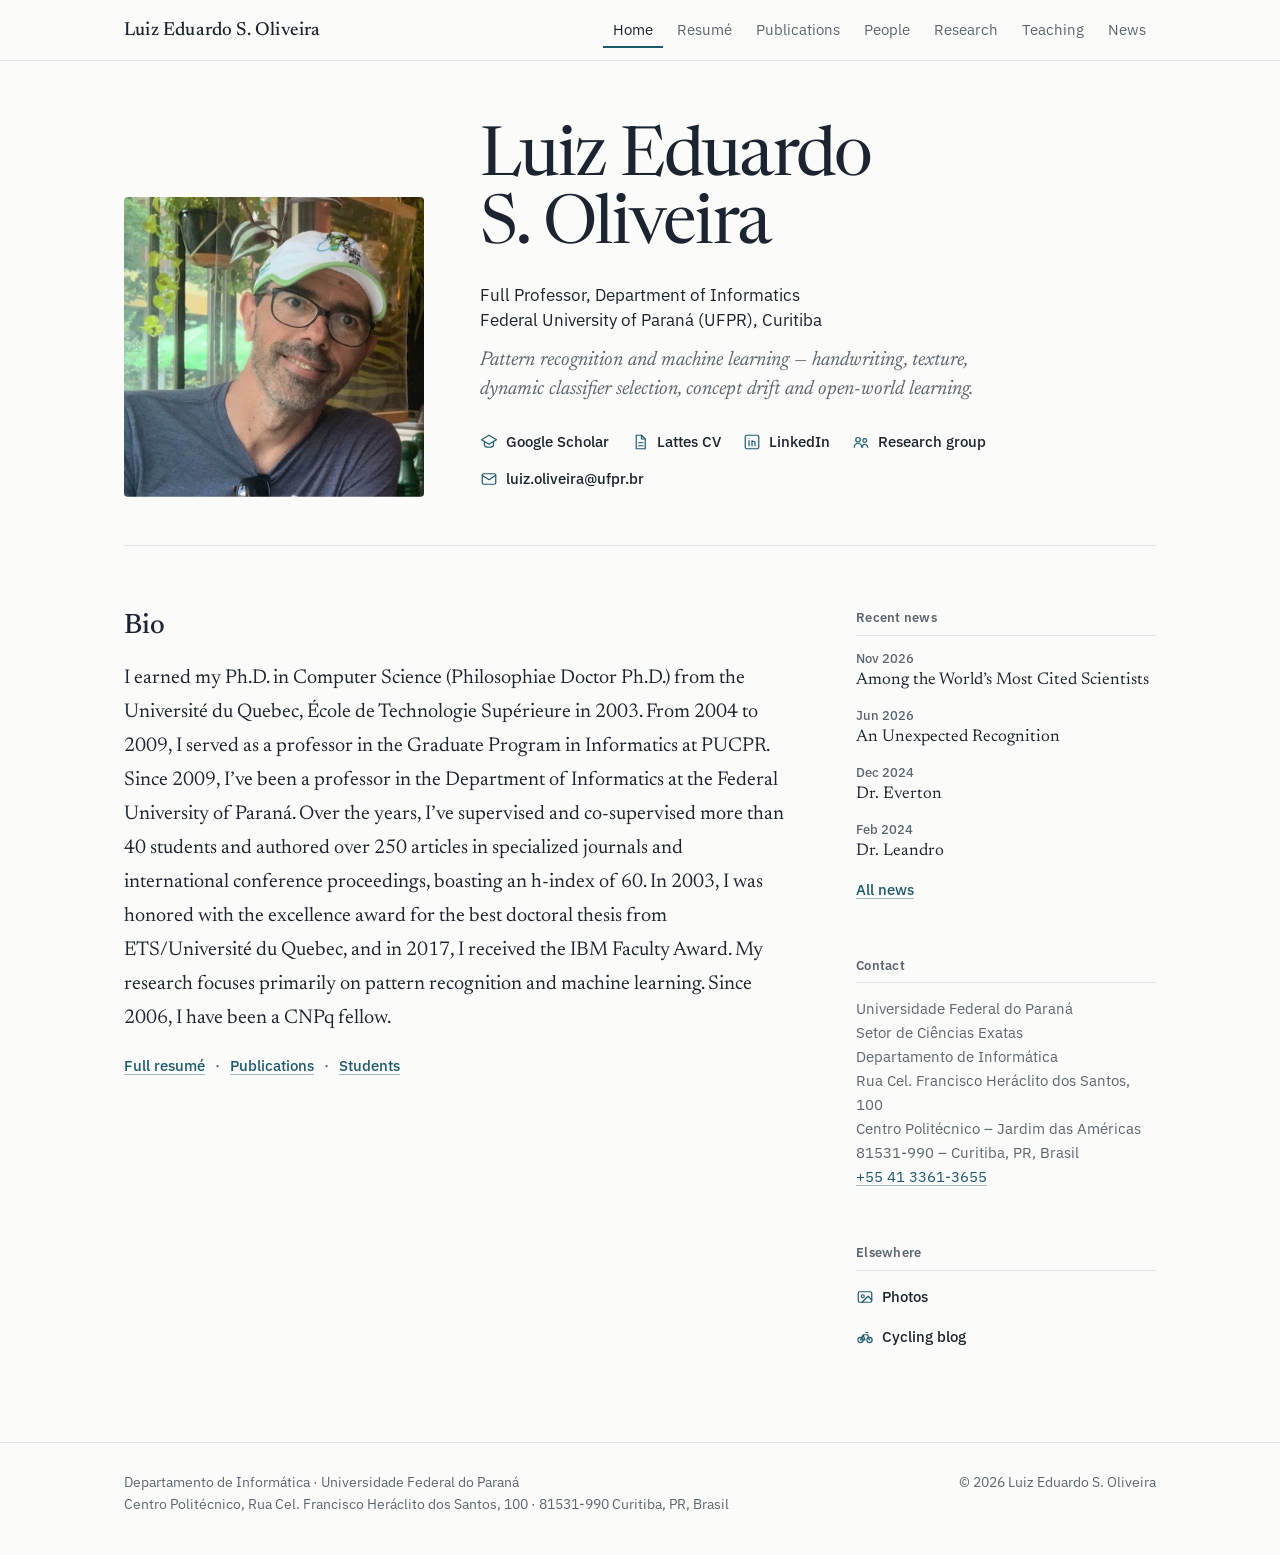
<file: index.html>
<!doctype html>
<html lang="en">
<head>
<meta charset="utf-8">
<meta name="viewport" content="width=device-width, initial-scale=1">
<title>Luiz Eduardo S. Oliveira</title>
<meta name="description" content="Luiz Eduardo S. Oliveira — Professor of Computer Science at the Federal University of Paraná (UFPR). Pattern recognition and machine learning.">
<link rel="icon" href="assets/favicon.svg" type="image/svg+xml">
<link rel="preconnect" href="https://fonts.googleapis.com">
<link rel="preconnect" href="https://fonts.gstatic.com" crossorigin>
<link href="https://fonts.googleapis.com/css2?family=Newsreader:ital,opsz,wght@0,6..72,400;0,6..72,500;0,6..72,600;1,6..72,400&family=IBM+Plex+Sans:wght@400;500;600&display=swap" rel="stylesheet">
<link rel="stylesheet" href="assets/style.css">
</head>
<body>
<a class="skip" href="#content">Skip to content</a>
<div class="topbar">
  <div class="wrap topbar-in">
    <a class="brand" href="index.html">Luiz Eduardo S. Oliveira</a>
    <button class="menu-btn" aria-expanded="false" aria-controls="nav">Menu</button>
    <nav id="nav" aria-label="Main"><a href="index.html" aria-current=page>Home</a><a href="about.html">Resumé</a><a href="papers.html">Publications</a><a href="people.html">People</a><a href="research.html">Research</a><a href="teaching.html">Teaching</a><a href="posts.html">News</a></nav>
  </div>
</div>
<main id="content" class="wrap">


<section class="hero">
  <figure class="portrait"><img src="assets/portrait.jpg" alt="Portrait of Luiz Eduardo S. Oliveira" width="400" height="400"></figure>
  <div class="hero-text">
    <h1 class="name">Luiz Eduardo<br>S. Oliveira</h1>
    <p class="role">Full Professor, Department of Informatics<br>Federal University of Paraná (UFPR), Curitiba</p>
    <p class="interests">Pattern recognition and machine learning — handwriting, texture, dynamic classifier selection, concept drift and open-world learning.</p>
    <ul class="links"><li><a href="https://scholar.google.com/citations?hl=en&user=oMgb9jgAAAAJ" target="_blank" rel="noopener"><svg viewBox="0 0 24 24" aria-hidden="true"><path d="M12 3 2 9l10 6 10-6-10-6Z"/><path d="M6 11.5V16c0 1.7 2.7 3 6 3s6-1.3 6-3v-4.5"/></svg>Google Scholar</a></li><li><a href="http://lattes.cnpq.br/8607171759049558" target="_blank" rel="noopener"><svg viewBox="0 0 24 24" aria-hidden="true"><path d="M7 3h7l5 5v13H7z"/><path d="M14 3v5h5M10 13h6M10 17h6"/></svg>Lattes CV</a></li><li><a href="https://www.linkedin.com/in/luiz-eduardo-soares-de-oliveira-bb4a548/" target="_blank" rel="noopener"><svg viewBox="0 0 24 24" aria-hidden="true"><rect x="3" y="3" width="18" height="18" rx="2"/><path d="M8 10v7M8 7v.01M12 17v-4a2 2 0 0 1 4 0v4M12 10v7"/></svg>LinkedIn</a></li><li><a href="https://dsbd-research.github.io/" target="_blank" rel="noopener"><svg viewBox="0 0 24 24" aria-hidden="true"><circle cx="8" cy="9" r="3"/><circle cx="17" cy="10" r="2.5"/><path d="M3 19c0-3 2.2-5 5-5s5 2 5 5M14 19c0-2.2 1.3-4 3-4s4 1.8 4 4"/></svg>Research group</a></li><li><a class="mail" href="#" data-u="luiz.oliveira" data-d="ufpr.br"><svg viewBox="0 0 24 24" aria-hidden="true"><rect x="3" y="5" width="18" height="14" rx="2"/><path d="m3 7 9 6 9-6"/></svg>luiz.oliveira [at] ufpr.br</a></li></ul>
  </div>
</section>

<section class="home-grid">
  <div class="bio">
    <h2>Bio</h2>
    <p>I earned my Ph.D. in Computer Science (Philosophiae Doctor Ph.D.) from the Université du Quebec, École de Technologie Supérieure in 2003. From 2004 to 2009, I served as a professor in the Graduate Program in Informatics at PUCPR. Since 2009, I’ve been a professor in the Department of Informatics at the Federal University of Paraná. Over the years, I’ve supervised and co-supervised more than 40 students and authored over 250 articles in specialized journals and international conference proceedings, boasting an h-index of 60. In 2003, I was honored with the excellence award for the best doctoral thesis from ETS/Université du Quebec, and in 2017, I received the IBM Faculty Award. My research focuses primarily on pattern recognition and machine learning. Since 2006, I have been a CNPq fellow.</p>
    <p class="more"><a href="about.html">Full resumé</a> <span aria-hidden="true">·</span> <a href="papers.html">Publications</a> <span aria-hidden="true">·</span> <a href="people.html">Students</a></p>
  </div>
  <aside class="side">
    <h2>Recent news</h2>
    <ul class="mini-news">
      <li><a href="posts/top2_2026/post.html"><time datetime="2026-11-09">Nov 2026</time>Among the World&#8217;s Most Cited Scientists</a></li><li><a href="posts/ijdar/post.html"><time datetime="2026-06-28">Jun 2026</time>An Unexpected Recognition</a></li><li><a href="posts/defesa_baro/post.html"><time datetime="2024-12-03">Dec 2024</time>Dr. Everton</a></li><li><a href="posts/defesa_leandro/post.html"><time datetime="2024-02-19">Feb 2024</time>Dr. Leandro</a></li>
    </ul>
    <p class="more"><a href="posts.html">All news</a></p>
    <h2>Contact</h2>
    <address>Universidade Federal do Paraná<br>Setor de Ciências Exatas<br>Departamento de Informática<br>Rua Cel. Francisco Heráclito dos Santos, 100<br>Centro Politécnico – Jardim das Américas<br>81531-990 – Curitiba, PR, Brasil<br><a href="tel:+554133613655">+55 41 3361-3655</a></address>
    <h2>Elsewhere</h2>
    <ul class="links small"><li><a href="https://photos.app.goo.gl/5pFp5wogUFSHnM7D7" target="_blank" rel="noopener"><svg viewBox="0 0 24 24" aria-hidden="true"><rect x="3" y="5" width="18" height="14" rx="2"/><circle cx="9" cy="11" r="2"/><path d="m21 16-5-5-8 8"/></svg>Photos</a></li><li><a href="https://doismp.wordpress.com" target="_blank" rel="noopener"><svg viewBox="0 0 24 24" aria-hidden="true"><circle cx="6" cy="16" r="3.5"/><circle cx="18" cy="16" r="3.5"/><path d="M6 16 9.5 9h6L18 16M9.5 9 12 16h-6M13 6h2.5"/></svg>Cycling blog</a></li></ul>
  </aside>
</section>

</main>
<footer class="foot">
  <div class="wrap foot-in">
    <p>Departamento de Informática · Universidade Federal do Paraná<br>
    Centro Politécnico, Rua Cel. Francisco Heráclito dos Santos, 100 · 81531-990 Curitiba, PR, Brasil</p>
    <p>© 2026 Luiz Eduardo S. Oliveira</p>
  </div>
</footer>
<script src="assets/site.js"></script>
</body>
</html>
</file>
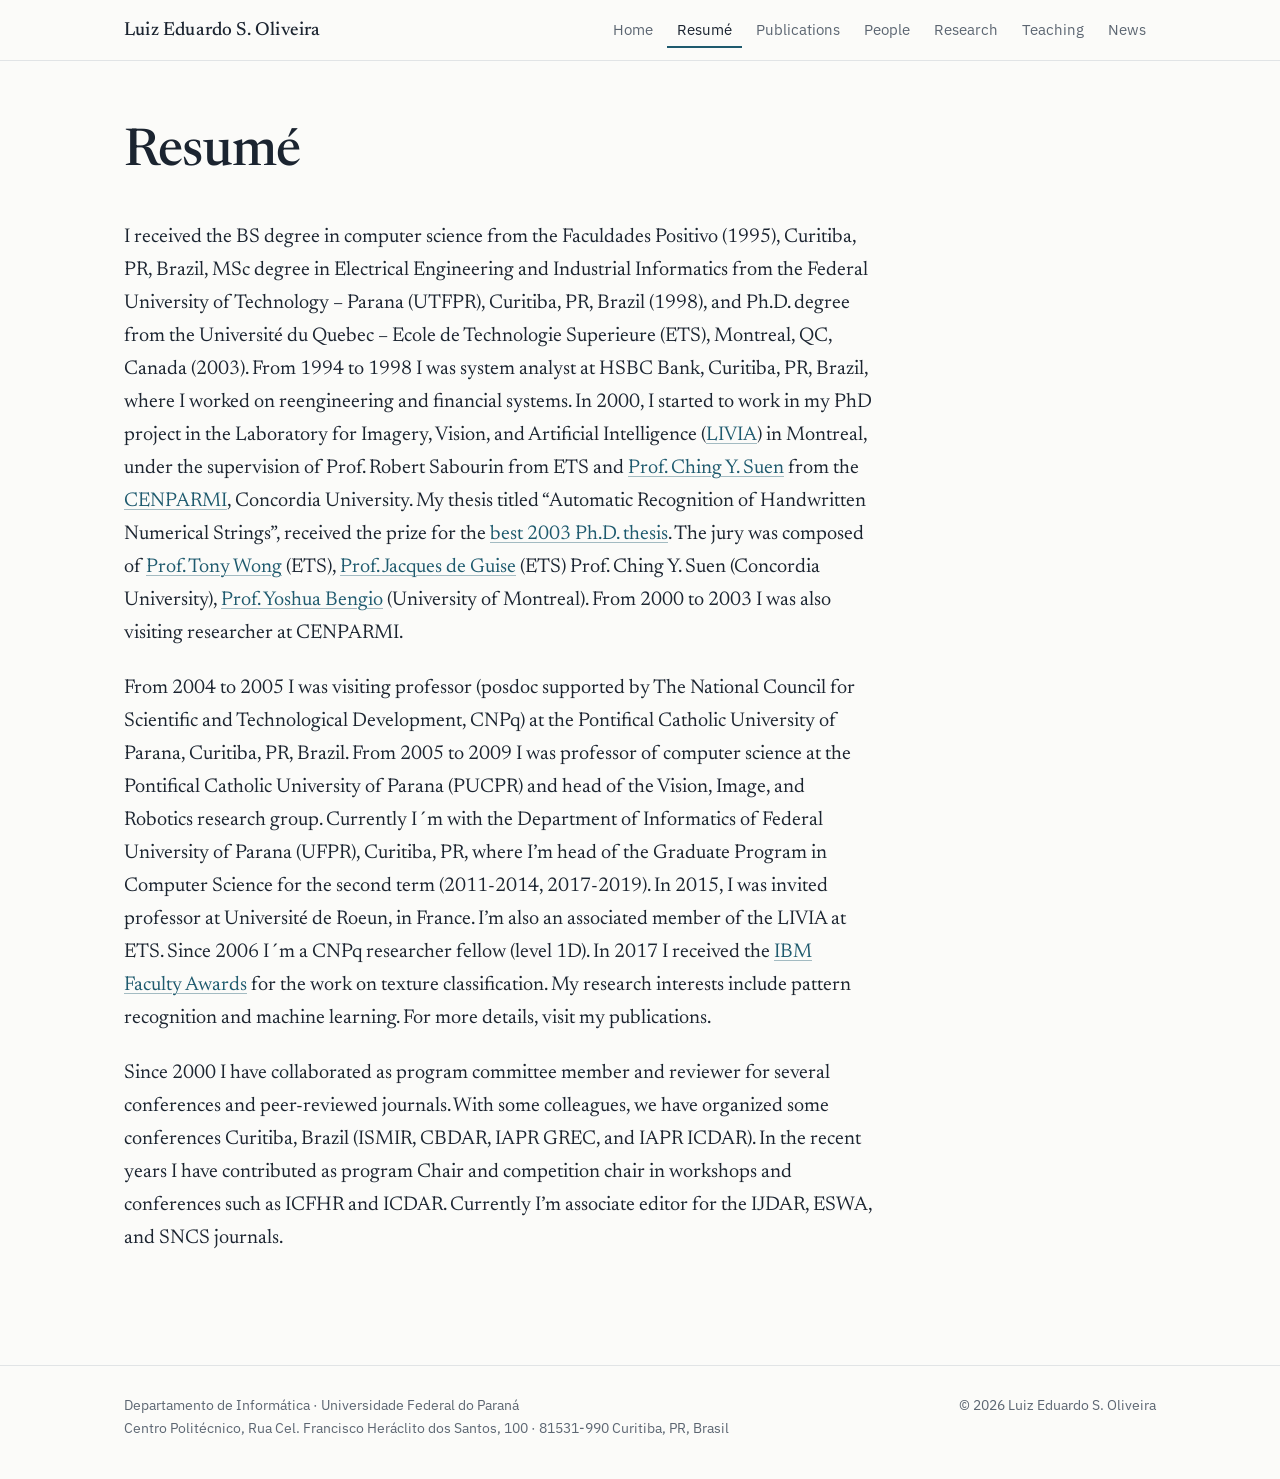
<file: about.html>
<!doctype html>
<html lang="en">
<head>
<meta charset="utf-8">
<meta name="viewport" content="width=device-width, initial-scale=1">
<title>Resumé — Luiz Eduardo S. Oliveira</title>
<meta name="description" content="Luiz Eduardo S. Oliveira — Professor of Computer Science at the Federal University of Paraná (UFPR). Pattern recognition and machine learning.">
<link rel="icon" href="assets/favicon.svg" type="image/svg+xml">
<link rel="preconnect" href="https://fonts.googleapis.com">
<link rel="preconnect" href="https://fonts.gstatic.com" crossorigin>
<link href="https://fonts.googleapis.com/css2?family=Newsreader:ital,opsz,wght@0,6..72,400;0,6..72,500;0,6..72,600;1,6..72,400&family=IBM+Plex+Sans:wght@400;500;600&display=swap" rel="stylesheet">
<link rel="stylesheet" href="assets/style.css">
</head>
<body>
<a class="skip" href="#content">Skip to content</a>
<div class="topbar">
  <div class="wrap topbar-in">
    <a class="brand" href="index.html">Luiz Eduardo S. Oliveira</a>
    <button class="menu-btn" aria-expanded="false" aria-controls="nav">Menu</button>
    <nav id="nav" aria-label="Main"><a href="index.html">Home</a><a href="about.html" aria-current=page>Resumé</a><a href="papers.html">Publications</a><a href="people.html">People</a><a href="research.html">Research</a><a href="teaching.html">Teaching</a><a href="posts.html">News</a></nav>
  </div>
</div>
<main id="content" class="wrap">
<header class="page-head"><h1>Resumé</h1></header>
<div class="prose">

<p>I received the BS degree in computer science from the Faculdades Positivo (1995), Curitiba, PR, Brazil, MSc degree in Electrical Engineering and Industrial Informatics from the Federal University of Technology – Parana (UTFPR), Curitiba, PR, Brazil (1998), and Ph.D. degree from the Université du Quebec – Ecole de Technologie Superieure (ETS), Montreal, QC, Canada (2003). From 1994 to 1998 I was system analyst at HSBC Bank, Curitiba, PR, Brazil, where I worked on reengineering and financial systems. In 2000, I started to work in my PhD project in the Laboratory for Imagery, Vision, and Artificial Intelligence (<a href="https://www.etsmtl.ca/en/labs/livia/team" rel="noopener" target="_blank">LIVIA</a>) in Montreal, under the supervision of Prof. Robert Sabourin from ETS and <a href="https://www.concordia.ca/faculty/ching-yee-suen.html" rel="noopener" target="_blank">Prof. Ching Y. Suen</a> from the <a href="https://www.concordia.ca/research/cenparmi.html" rel="noopener" target="_blank">CENPARMI</a>, Concordia University. My thesis titled “Automatic Recognition of Handwritten Numerical Strings”, received the prize for the <a href="http://www.inf.ufpr.br/lesoliveira/download/prize.pdf" rel="noopener" target="_blank">best 2003 Ph.D. thesis</a>. The jury was composed of <a href="https://scholar.google.ca/citations?user=yNGj7r8AAAAJ&amp;hl=en" rel="noopener" target="_blank">Prof. Tony Wong</a> (ETS), <a href="https://scholar.google.com/citations?user=JMQcz58AAAAJ&amp;hl=en" rel="noopener" target="_blank">Prof. Jacques de Guise</a> (ETS) Prof. Ching Y. Suen (Concordia University), <a href="https://scholar.google.com/citations?user=kukA0LcAAAAJ&amp;hl=pt-BR" rel="noopener" target="_blank">Prof. Yoshua Bengio</a> (University of Montreal). From 2000 to 2003 I was also visiting researcher at CENPARMI.</p>
<p>From 2004 to 2005 I was visiting professor (posdoc supported by The National Council for Scientific and Technological Development, CNPq) at the Pontifical Catholic University of Parana, Curitiba, PR, Brazil. From 2005 to 2009 I was professor of computer science at the Pontifical Catholic University of Parana (PUCPR) and head of the Vision, Image, and Robotics research group. Currently I´m with the Department of Informatics of Federal University of Parana (UFPR), Curitiba, PR, where I’m head of the Graduate Program in Computer Science for the second term (2011-2014, 2017-2019). In 2015, I was invited professor at Université de Roeun, in France. I’m also an associated member of the LIVIA at ETS. Since 2006 I´m a CNPq researcher fellow (level 1D). In 2017 I received the <a href="http://www.inf.ufpr.br/lesoliveira/download/ibmfa.pdf" rel="noopener" target="_blank">IBM Faculty Awards</a> for the work on texture classification. My research interests include pattern recognition and machine learning. For more details, visit my publications.</p>
<p>Since 2000 I have collaborated as program committee member and reviewer for several conferences and peer-reviewed journals. With some colleagues, we have organized some conferences Curitiba, Brazil (ISMIR, CBDAR, IAPR GREC, and IAPR ICDAR). In the recent years I have contributed as program Chair and competition chair in workshops and conferences such as ICFHR and ICDAR. Currently I’m associate editor for the IJDAR, ESWA, and SNCS journals.</p>
</div>
</main>
<footer class="foot">
  <div class="wrap foot-in">
    <p>Departamento de Informática · Universidade Federal do Paraná<br>
    Centro Politécnico, Rua Cel. Francisco Heráclito dos Santos, 100 · 81531-990 Curitiba, PR, Brasil</p>
    <p>© 2026 Luiz Eduardo S. Oliveira</p>
  </div>
</footer>
<script src="assets/site.js"></script>
</body>
</html>
</file>
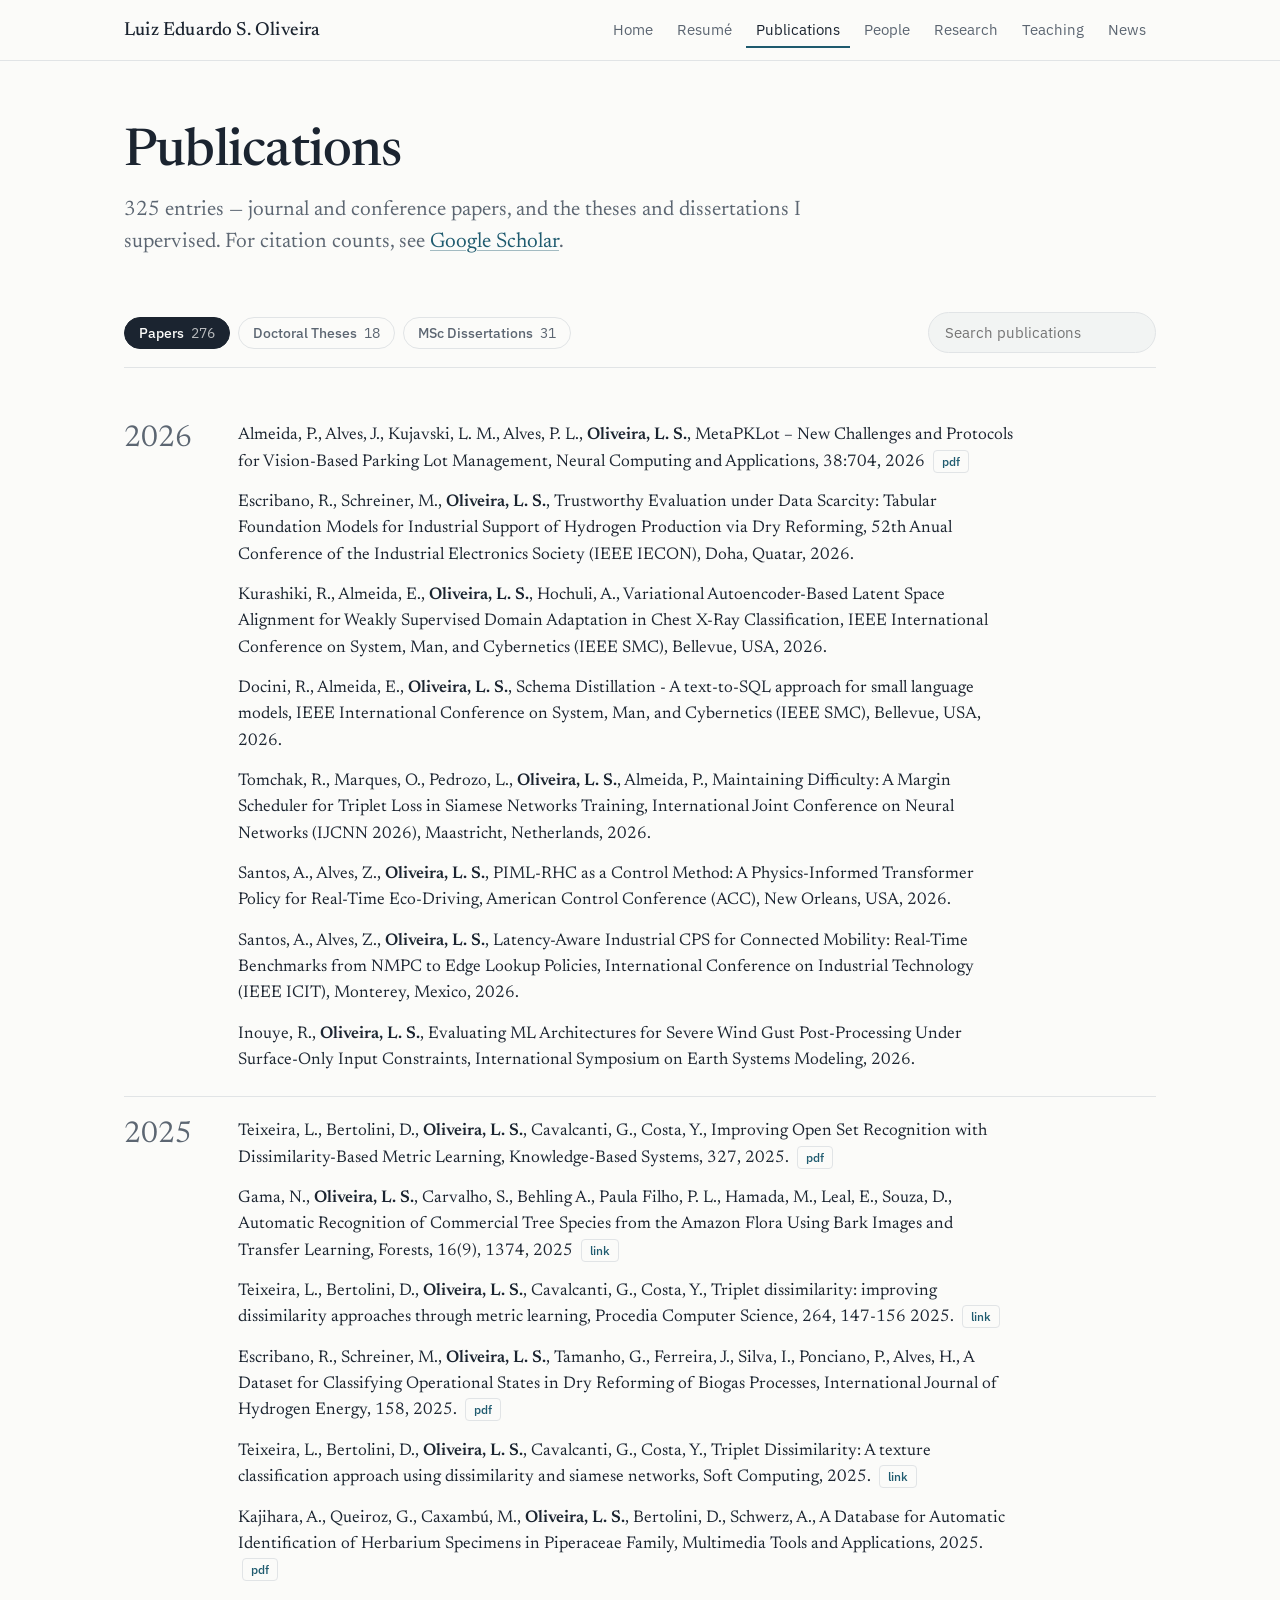
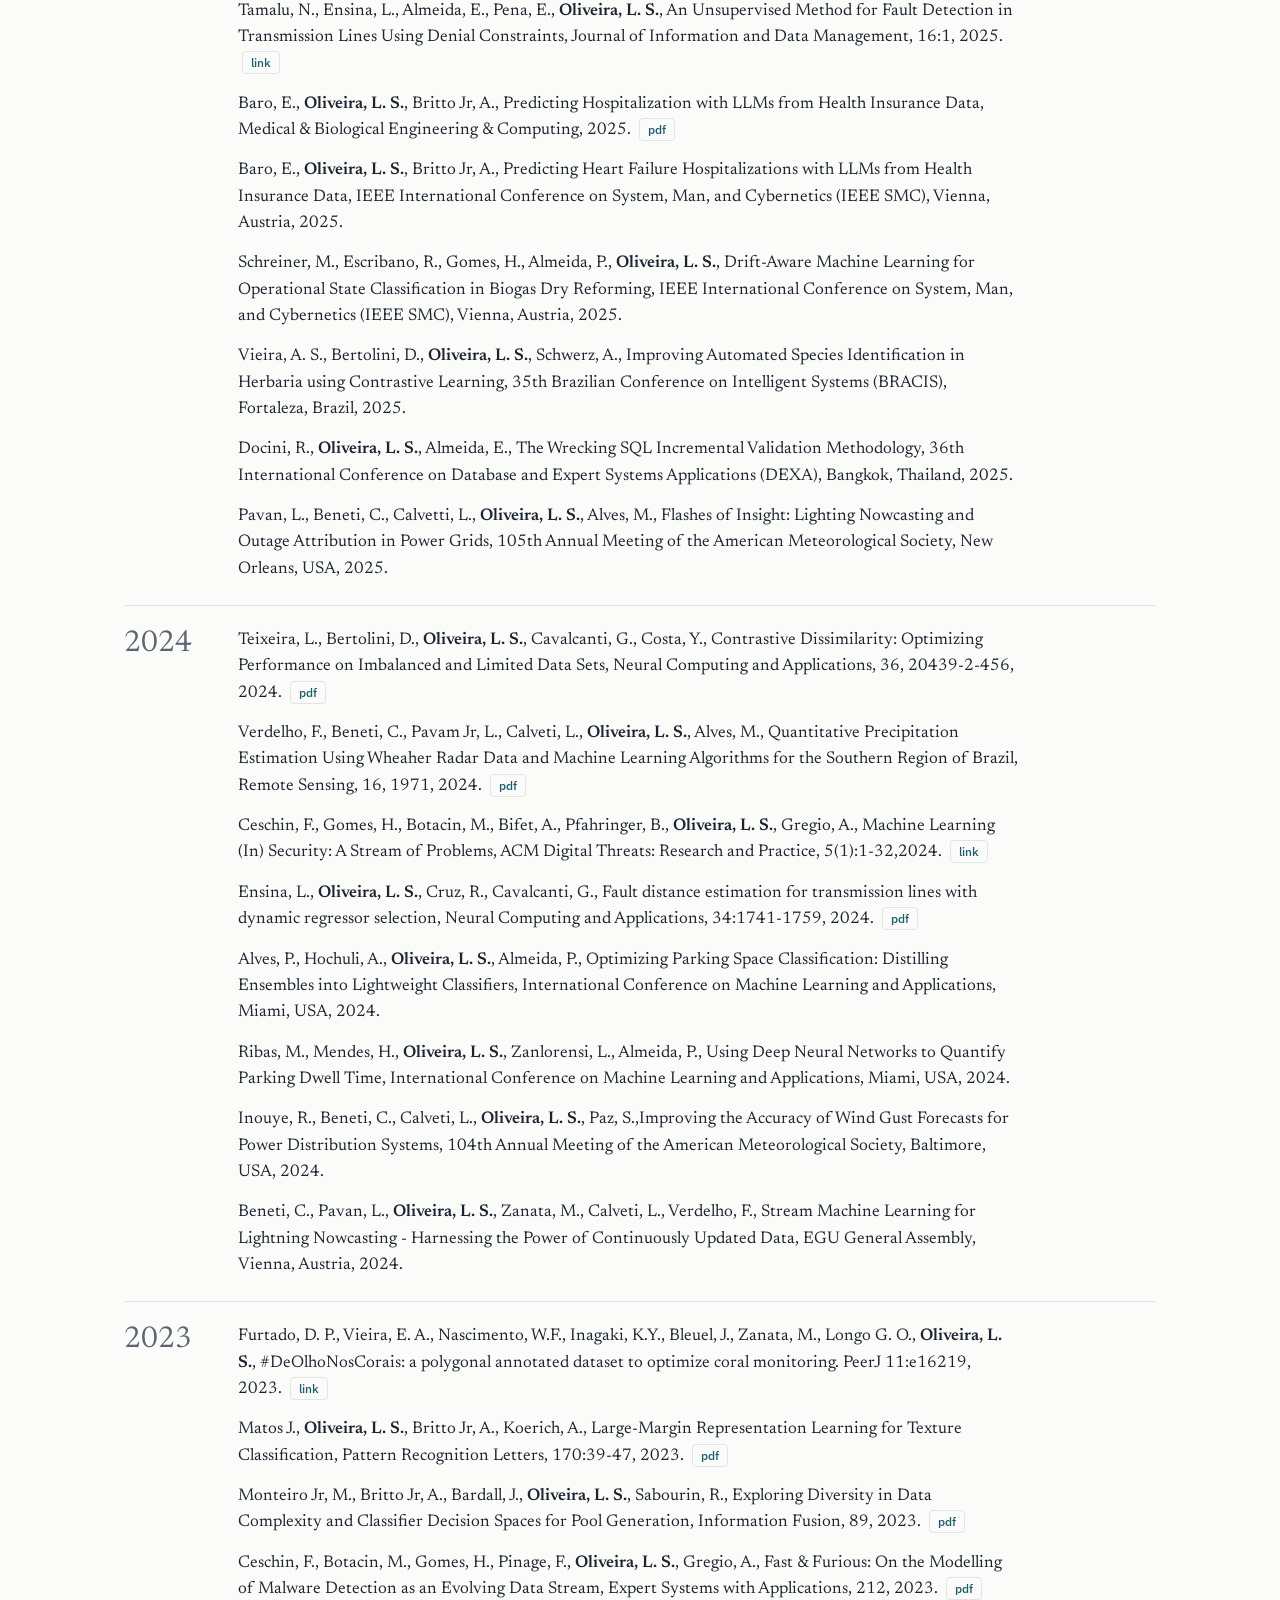
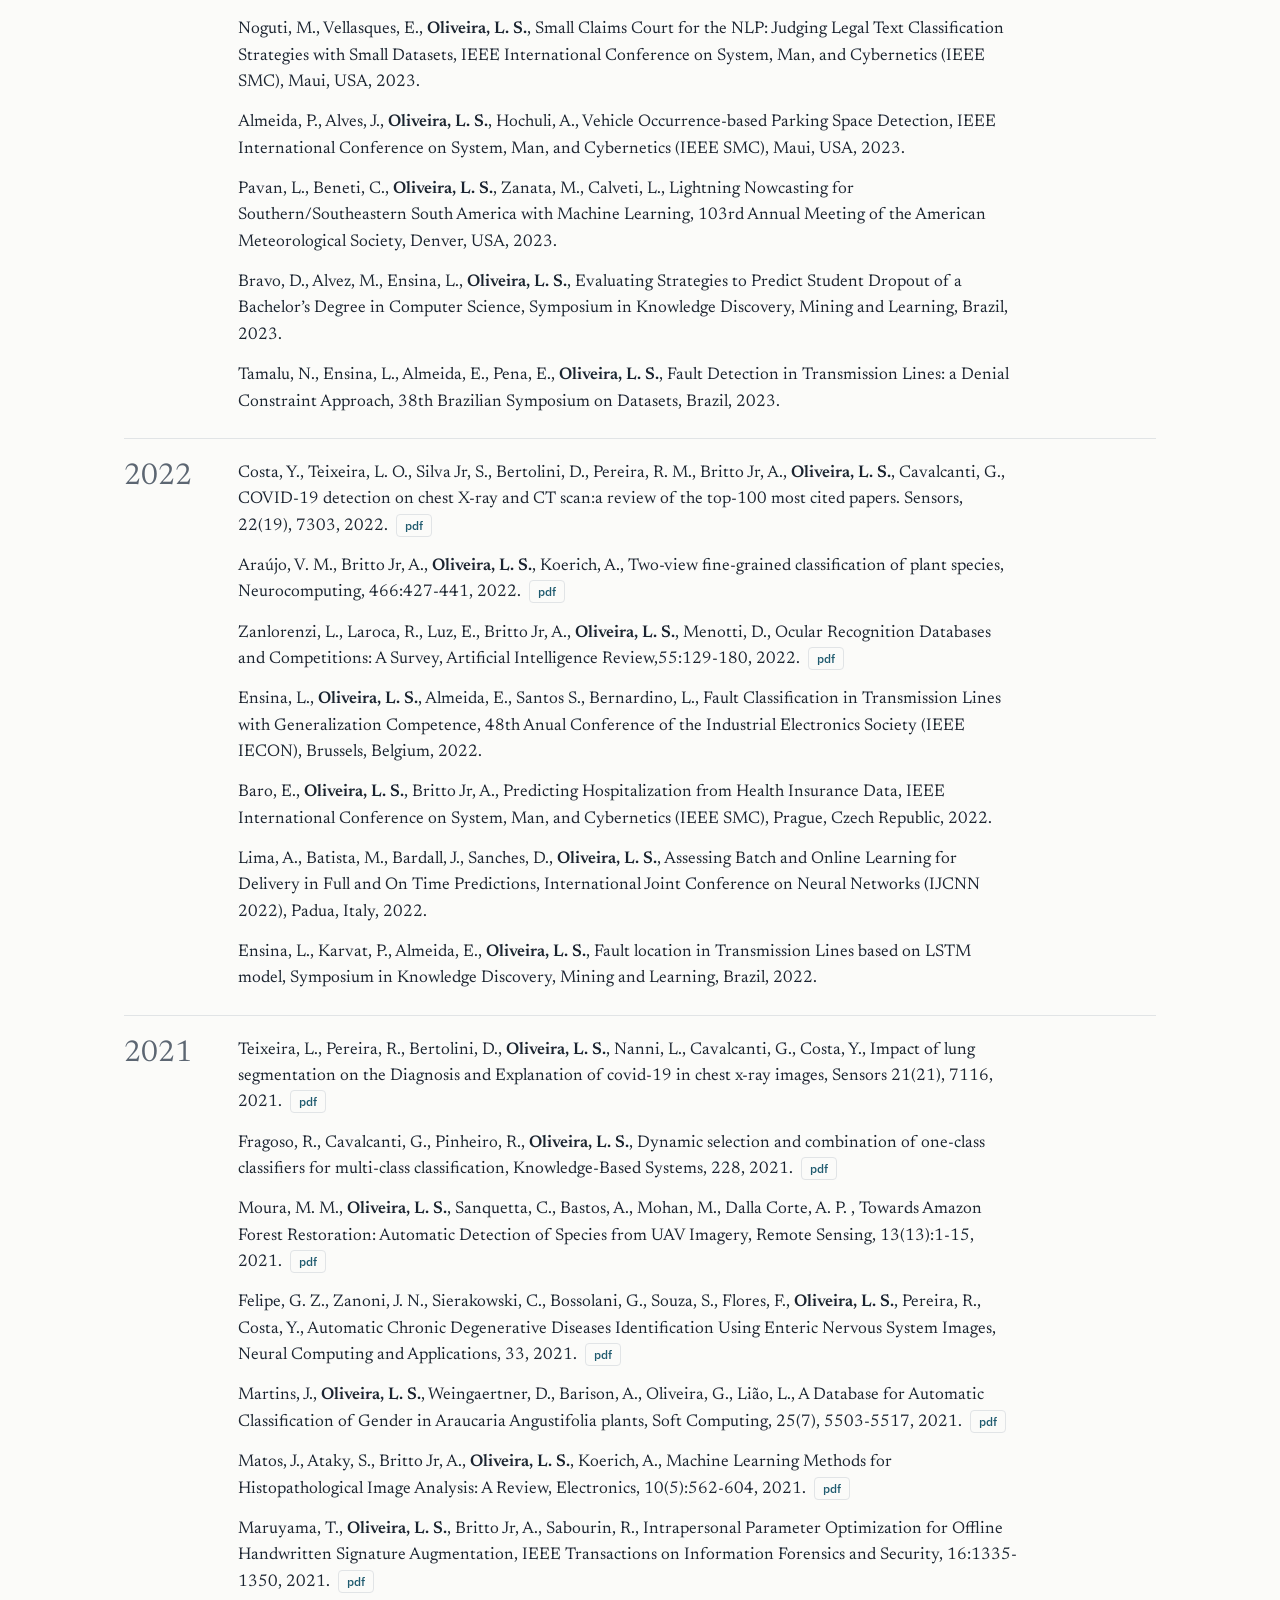
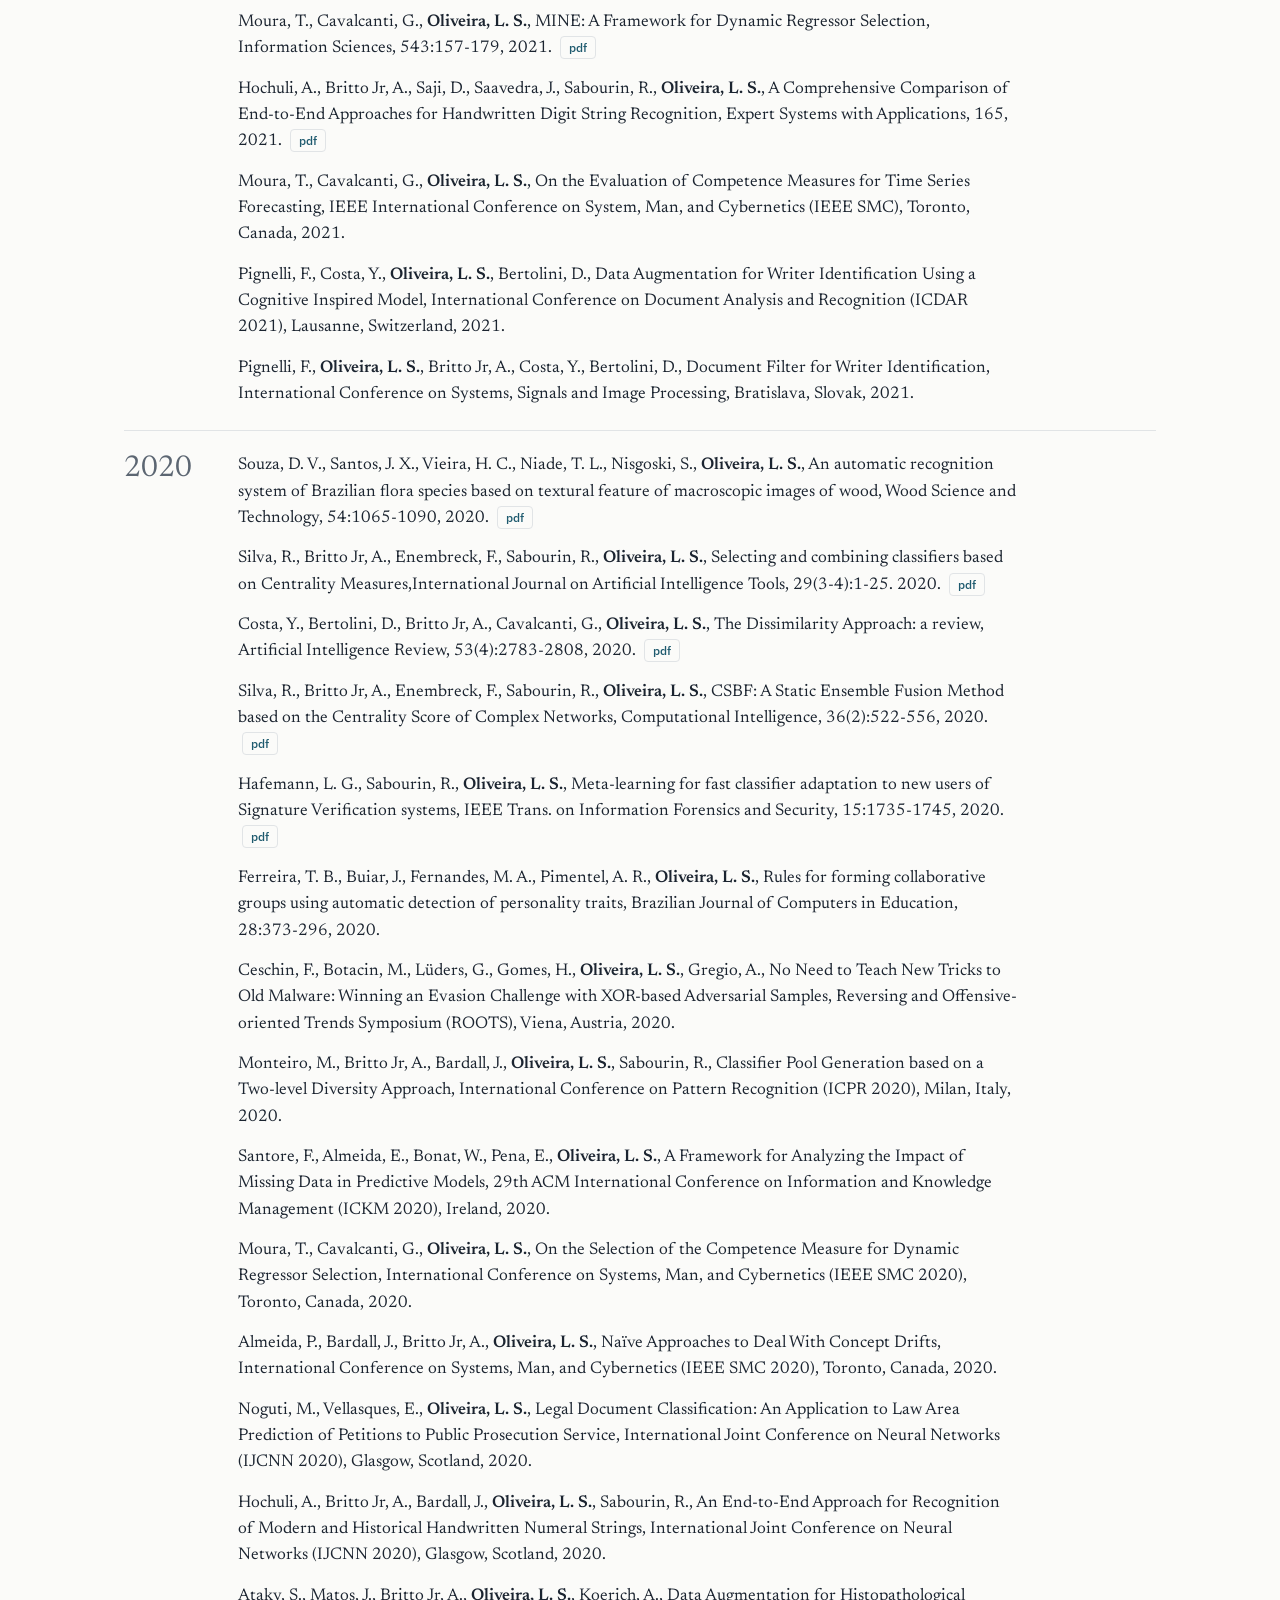
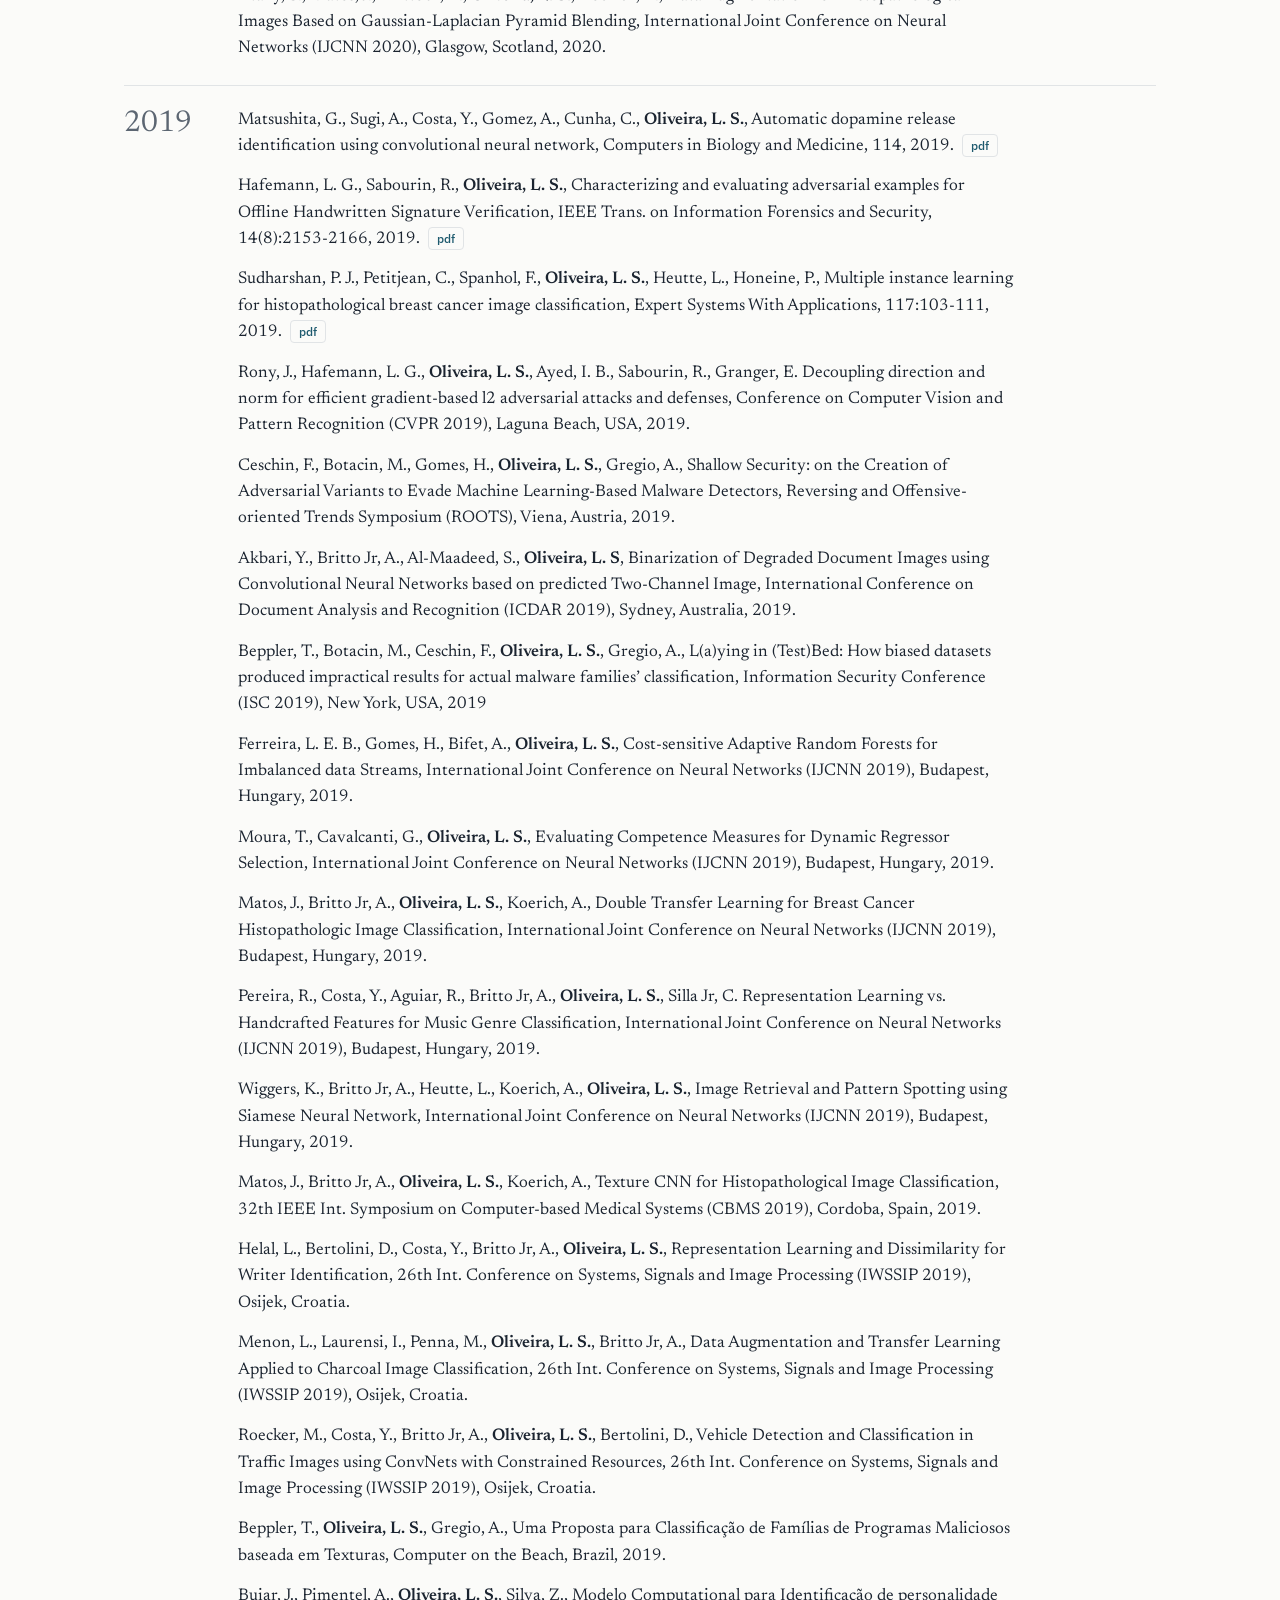
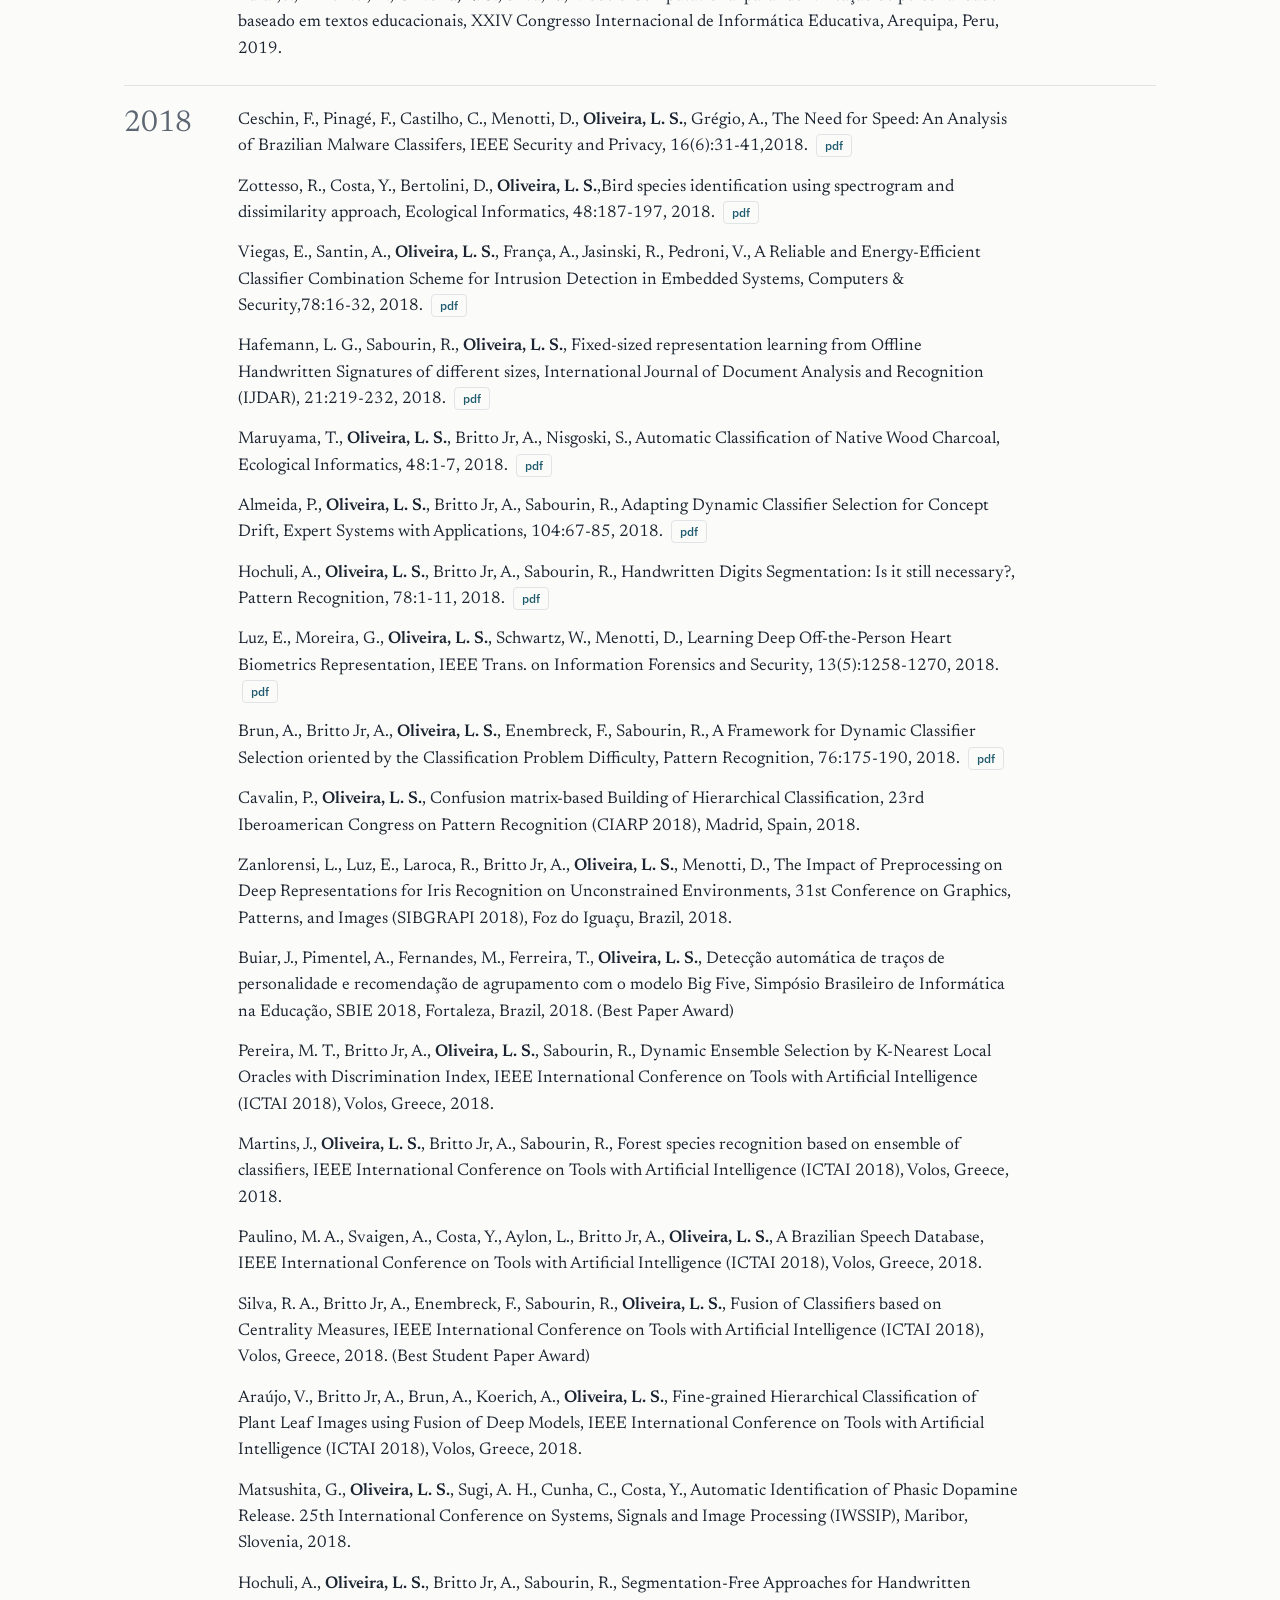
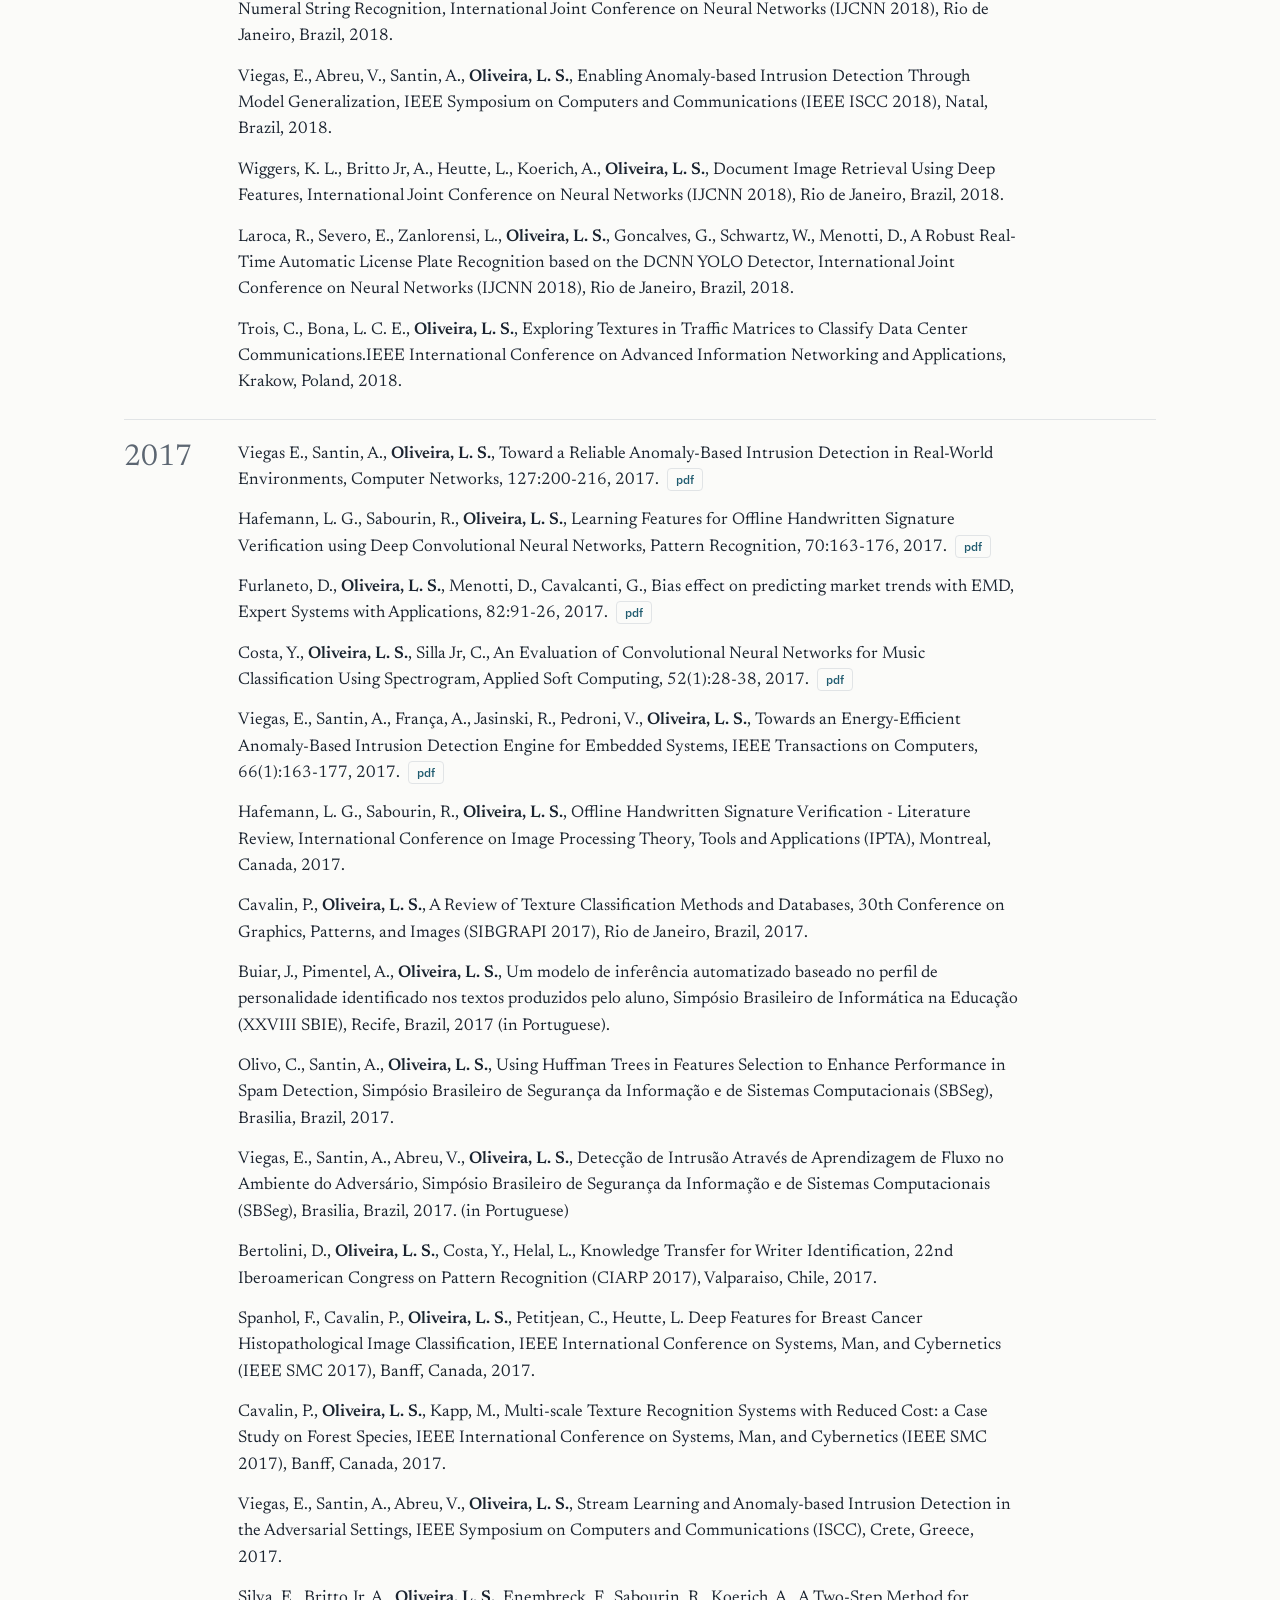
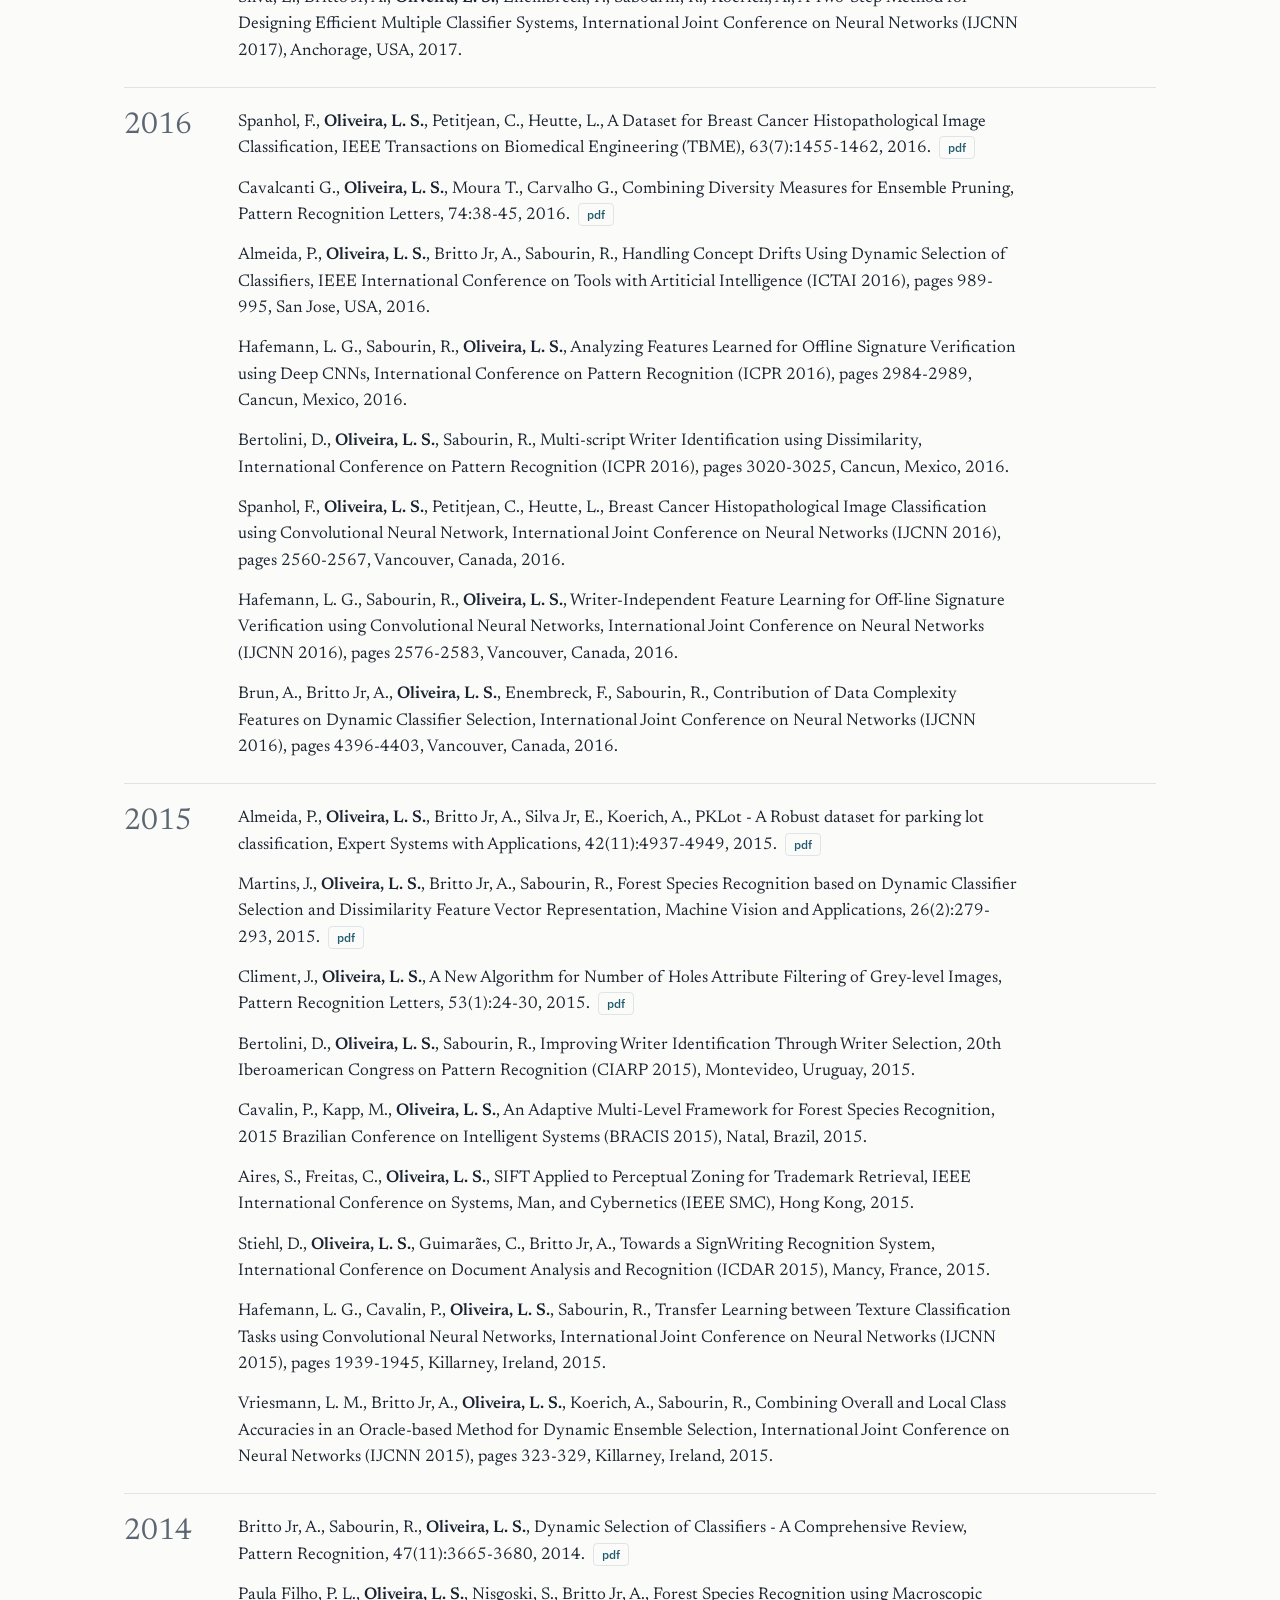
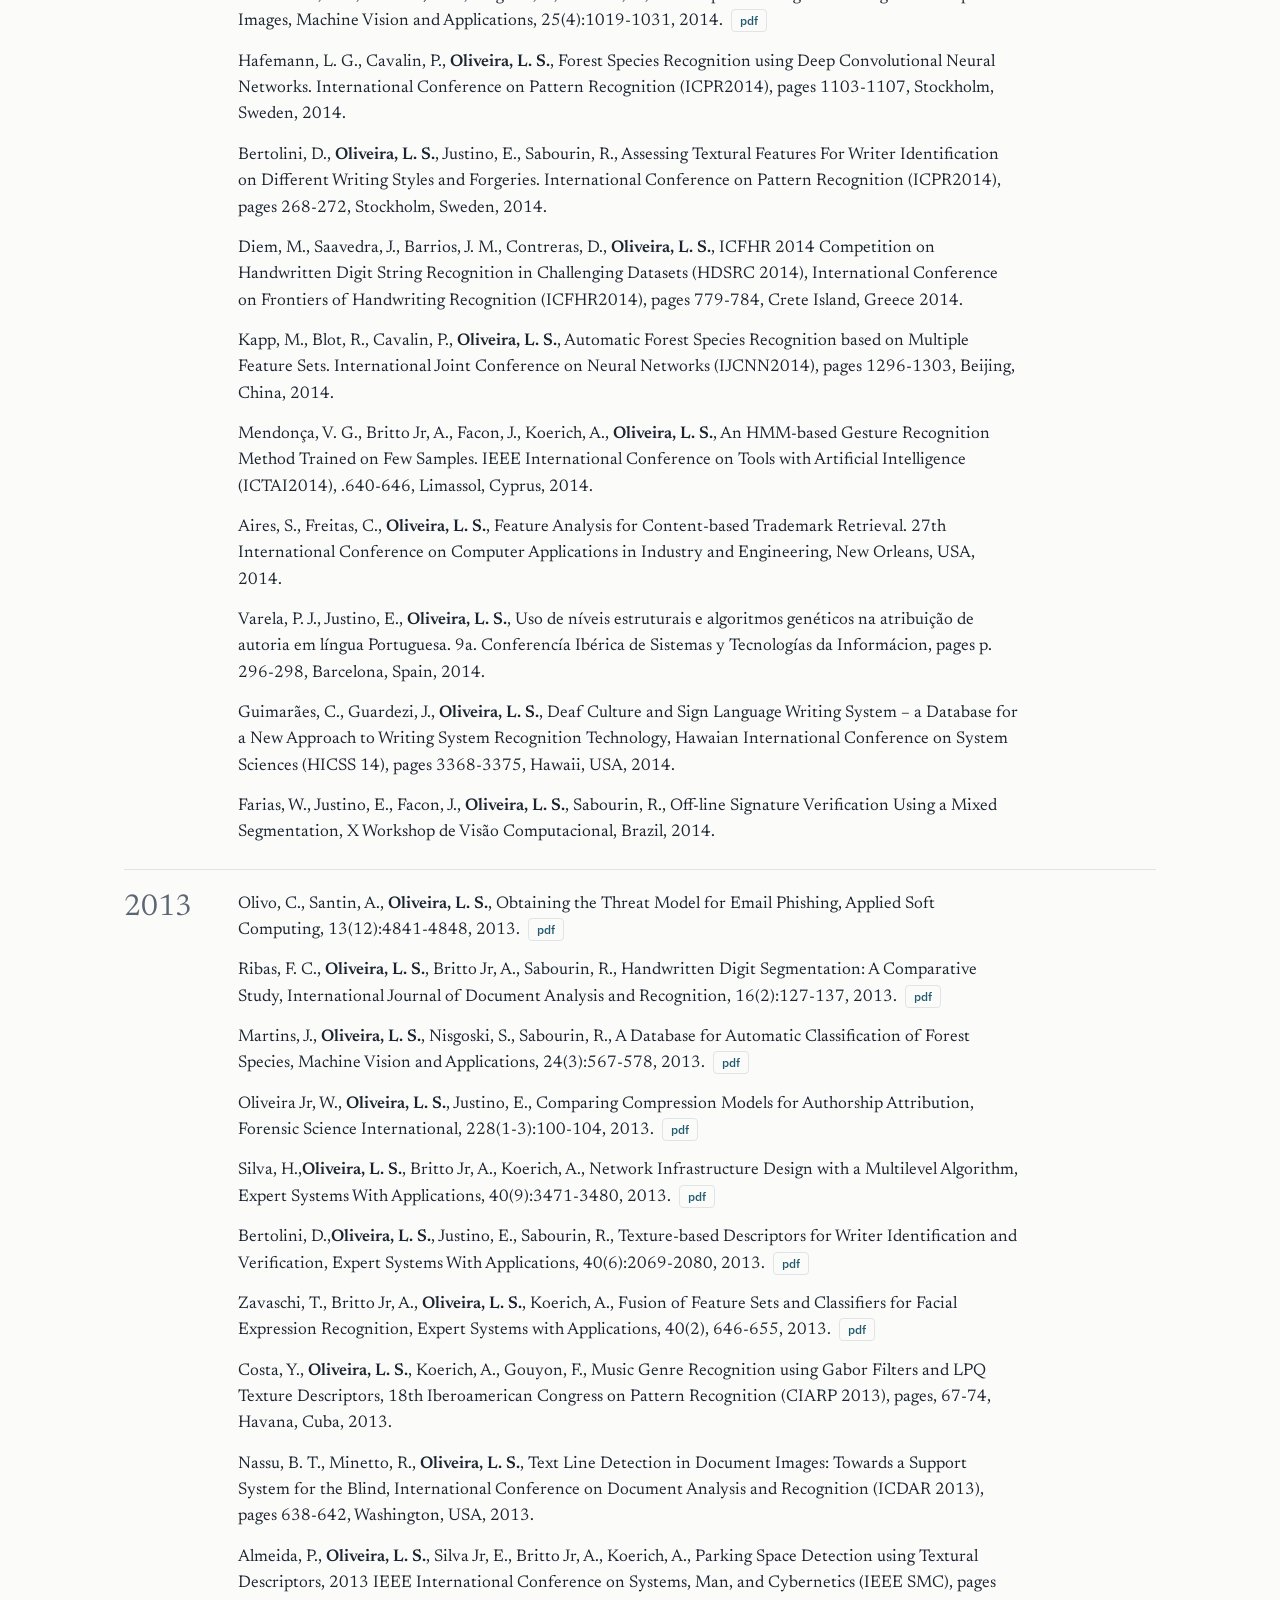
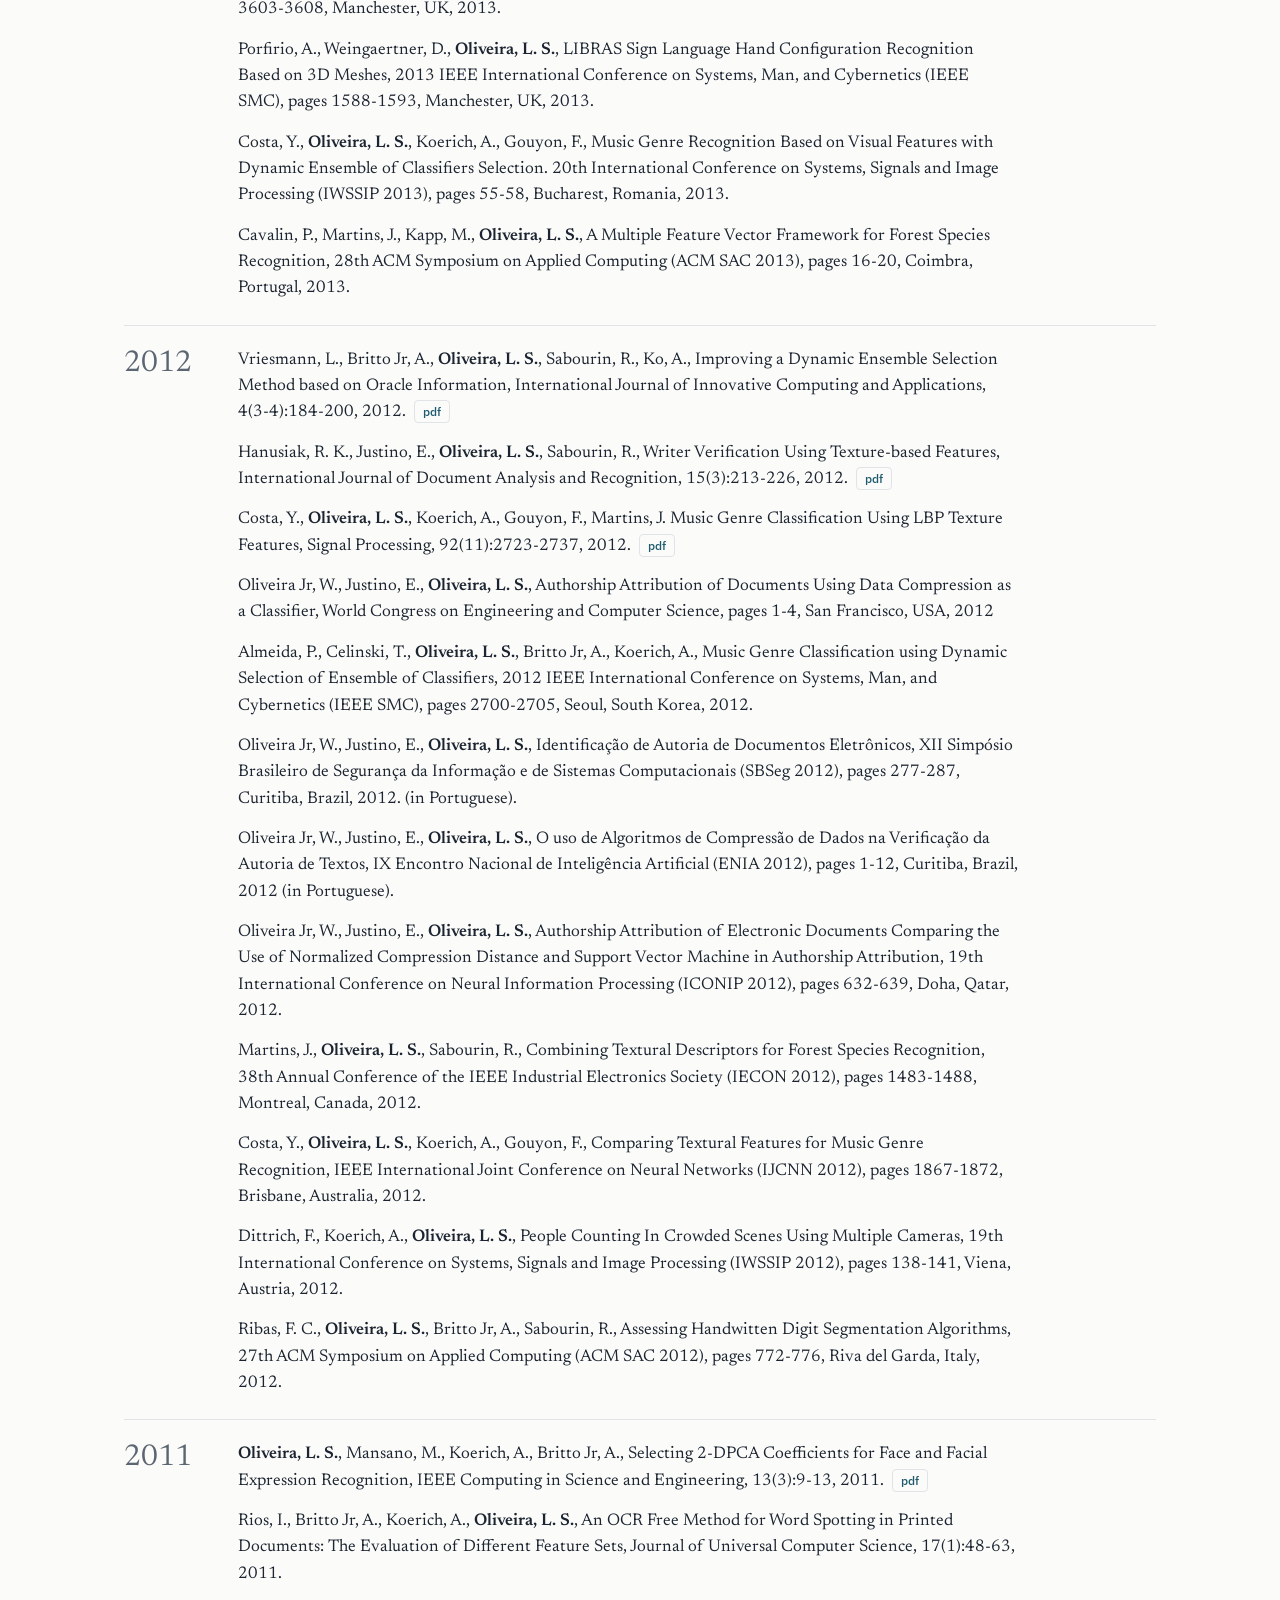
<file: papers.html>
<!doctype html>
<html lang="en">
<head>
<meta charset="utf-8">
<meta name="viewport" content="width=device-width, initial-scale=1">
<title>Publications — Luiz Eduardo S. Oliveira</title>
<meta name="description" content="Luiz Eduardo S. Oliveira — Professor of Computer Science at the Federal University of Paraná (UFPR). Pattern recognition and machine learning.">
<link rel="icon" href="assets/favicon.svg" type="image/svg+xml">
<link rel="preconnect" href="https://fonts.googleapis.com">
<link rel="preconnect" href="https://fonts.gstatic.com" crossorigin>
<link href="https://fonts.googleapis.com/css2?family=Newsreader:ital,opsz,wght@0,6..72,400;0,6..72,500;0,6..72,600;1,6..72,400&family=IBM+Plex+Sans:wght@400;500;600&display=swap" rel="stylesheet">
<link rel="stylesheet" href="assets/style.css">
</head>
<body>
<a class="skip" href="#content">Skip to content</a>
<div class="topbar">
  <div class="wrap topbar-in">
    <a class="brand" href="index.html">Luiz Eduardo S. Oliveira</a>
    <button class="menu-btn" aria-expanded="false" aria-controls="nav">Menu</button>
    <nav id="nav" aria-label="Main"><a href="index.html">Home</a><a href="about.html">Resumé</a><a href="papers.html" aria-current=page>Publications</a><a href="people.html">People</a><a href="research.html">Research</a><a href="teaching.html">Teaching</a><a href="posts.html">News</a></nav>
  </div>
</div>
<main id="content" class="wrap">
<header class="page-head"><h1>Publications</h1><p class=lead>325 entries — journal and conference papers, and the theses and dissertations I supervised. For citation counts, see <a href="https://scholar.google.com/citations?hl=en&amp;user=oMgb9jgAAAAJ" target="_blank" rel="noopener">Google Scholar</a>.</p></header>

<div class="pub-tools">
  <div class="tabs" role="tablist"><button role="tab" aria-selected="true" data-t="papers">Papers <span>276</span></button><button role="tab" aria-selected="false" data-t="doctoral-theses">Doctoral Theses <span>18</span></button><button role="tab" aria-selected="false" data-t="msc-dissertations">MSc Dissertations <span>31</span></button></div>
  <label class="search"><span class="sr">Search publications</span>
    <input type="search" id="q" placeholder="Search publications" autocomplete="off"></label>
</div>
<p class="pub-note" id="pub-note" aria-live="polite"></p>
<section class="pane" id="papers" role="tabpanel"><h2 class="sr">Papers</h2><div class="yr-group"><h3 class="yr">2026</h3><ol><li data-s="almeida, p., alves, j., kujavski, l. m., alves, p. l., oliveira, l. s., metapklot – new challenges and protocols for vision-based parking lot management, neural computing and applications, 38:704, 2026 [ pdf ]" data-ti="metapklot – new challenges and protocols for vision-based parking lot management">Almeida, P., Alves, J., Kujavski, L. M., Alves, P. L., <b class="me">Oliveira, L. S.</b>, MetaPKLot – New Challenges and Protocols for Vision-Based Parking Lot Management, Neural Computing and Applications, 38:704, 2026 <span class="chip"><a href="http://www.inf.ufpr.br/lesoliveira/download/NCA2026.pdf" rel="noopener" target="_blank">pdf</a></span></li><li data-s="escribano, r., schreiner, m., oliveira, l. s., trustworthy evaluation under data scarcity: tabular foundation models for industrial support of hydrogen production via dry reforming, 52th anual conference of the industrial electronics society (ieee iecon), doha, quatar, 2026." data-ti="trustworthy evaluation under data scarcity: tabular foundation models for industrial support of hydrogen production via dry reforming">Escribano, R., Schreiner, M., <b class="me">Oliveira, L. S.</b>, Trustworthy Evaluation under Data Scarcity: Tabular Foundation Models for Industrial Support of Hydrogen Production via Dry Reforming, 52th Anual Conference of the Industrial Electronics Society (IEEE IECON), Doha, Quatar, 2026.</li><li data-s="kurashiki, r., almeida, e., oliveira, l. s., hochuli, a., variational autoencoder-based latent space alignment for weakly supervised domain adaptation in chest x-ray classification, ieee international conference on system, man, and cybernetics (ieee smc), bellevue, usa, 2026." data-ti="variational autoencoder-based latent space alignment for weakly supervised domain adaptation in chest x-ray classification">Kurashiki, R., Almeida, E., <b class="me">Oliveira, L. S.</b>, Hochuli, A., Variational Autoencoder-Based Latent Space Alignment for Weakly Supervised Domain Adaptation in Chest X-Ray Classification, IEEE International Conference on System, Man, and Cybernetics (IEEE SMC), Bellevue, USA, 2026.</li><li data-s="docini, r., almeida, e., oliveira, l. s., schema distillation - a text-to-sql approach for small language models, ieee international conference on system, man, and cybernetics (ieee smc), bellevue, usa, 2026." data-ti="schema distillation - a text-to-sql approach for small language models">Docini, R., Almeida, E., <b class="me">Oliveira, L. S.</b>, Schema Distillation - A text-to-SQL approach for small language models, IEEE International Conference on System, Man, and Cybernetics (IEEE SMC), Bellevue, USA, 2026.</li><li data-s="tomchak, r., marques, o., pedrozo, l., oliveira, l. s., almeida, p., maintaining difficulty: a margin scheduler for triplet loss in siamese networks training, international joint conference on neural networks (ijcnn 2026), maastricht, netherlands, 2026." data-ti="maintaining difficulty: a margin scheduler for triplet loss in siamese networks training">Tomchak, R., Marques, O., Pedrozo, L., <b class="me">Oliveira, L. S.</b>, Almeida, P., Maintaining Difficulty: A Margin Scheduler for Triplet Loss in Siamese Networks Training, International Joint Conference on Neural Networks (IJCNN 2026), Maastricht, Netherlands, 2026.</li><li data-s="santos, a., alves, z., oliveira, l. s., piml-rhc as a control method: a physics-informed transformer policy for real-time eco-driving, american control conference (acc), new orleans, usa, 2026." data-ti="piml-rhc as a control method: a physics-informed transformer policy for real-time eco-driving">Santos, A., Alves, Z., <b class="me">Oliveira, L. S.</b>, PIML-RHC as a Control Method: A Physics-Informed Transformer Policy for Real-Time Eco-Driving, American Control Conference (ACC), New Orleans, USA, 2026.</li><li data-s="santos, a., alves, z., oliveira, l. s., latency-aware industrial cps for connected mobility: real-time benchmarks from nmpc to edge lookup policies, international conference on industrial technology (ieee icit), monterey, mexico, 2026." data-ti="latency-aware industrial cps for connected mobility: real-time benchmarks from nmpc to edge lookup policies">Santos, A., Alves, Z., <b class="me">Oliveira, L. S.</b>, Latency-Aware Industrial CPS for Connected Mobility: Real-Time Benchmarks from NMPC to Edge Lookup Policies, International Conference on Industrial Technology (IEEE ICIT), Monterey, Mexico, 2026.</li><li data-s="inouye, r., oliveira, l. s., evaluating ml architectures for severe wind gust post-processing under surface-only input constraints, international symposium on earth systems modeling, 2026." data-ti="evaluating ml architectures for severe wind gust post-processing under surface-only input constraints">Inouye, R., <b class="me">Oliveira, L. S.</b>, Evaluating ML Architectures for Severe Wind Gust Post-Processing Under Surface-Only Input Constraints, International Symposium on Earth Systems Modeling, 2026.</li></ol></div><div class="yr-group"><h3 class="yr">2025</h3><ol><li data-s="teixeira, l., bertolini, d., oliveira, l. s., cavalcanti, g., costa, y., improving open set recognition with dissimilarity-based metric learning, knowledge-based systems, 327, 2025. [ pdf ]" data-ti="improving open set recognition with dissimilarity-based metric learning">Teixeira, L., Bertolini, D., <b class="me">Oliveira, L. S.</b>, Cavalcanti, G., Costa, Y., Improving Open Set Recognition with Dissimilarity-Based Metric Learning, Knowledge-Based Systems, 327, 2025. <span class="chip"><a href="http://www.inf.ufpr.br/lesoliveira/download/kbs2025.pdf" rel="noopener" target="_blank">pdf</a></span></li><li data-s="gama, n., oliveira, l. s., carvalho, s., behling a., paula filho, p. l., hamada, m., leal, e., souza, d., automatic recognition of commercial tree species from the amazon flora using bark images and transfer learning, forests, 16(9), 1374, 2025 [ link ]" data-ti="behling a.">Gama, N., <b class="me">Oliveira, L. S.</b>, Carvalho, S., Behling A., Paula Filho, P. L., Hamada, M., Leal, E., Souza, D., Automatic Recognition of Commercial Tree Species from the Amazon Flora Using Bark Images and Transfer Learning, Forests, 16(9), 1374, 2025 <span class="chip"><a href="https://www.mdpi.com/1999-4907/16/9/1374" rel="noopener" target="_blank">link</a></span></li><li data-s="teixeira, l., bertolini, d., oliveira, l. s., cavalcanti, g., costa, y., triplet dissimilarity: improving dissimilarity approaches through metric learning, procedia computer science, 264, 147-156 2025. [ link ]" data-ti="triplet dissimilarity: improving dissimilarity approaches through metric learning">Teixeira, L., Bertolini, D., <b class="me">Oliveira, L. S.</b>, Cavalcanti, G., Costa, Y., Triplet dissimilarity: improving dissimilarity approaches through metric learning, Procedia Computer Science, 264, 147-156 2025. <span class="chip"><a href="https://www.sciencedirect.com/science/article/pii/S1877050925021763" rel="noopener" target="_blank">link</a></span></li><li data-s="escribano, r., schreiner, m., oliveira, l. s., tamanho, g., ferreira, j., silva, i., ponciano, p., alves, h., a dataset for classifying operational states in dry reforming of biogas processes, international journal of hydrogen energy, 158, 2025. [ pdf ]" data-ti="a dataset for classifying operational states in dry reforming of biogas processes">Escribano, R., Schreiner, M., <b class="me">Oliveira, L. S.</b>, Tamanho, G., Ferreira, J., Silva, I., Ponciano, P., Alves, H., A Dataset for Classifying Operational States in Dry Reforming of Biogas Processes, International Journal of Hydrogen Energy, 158, 2025. <span class="chip"><a href="http://www.inf.ufpr.br/lesoliveira/download/hydro2025.pdf" rel="noopener" target="_blank">pdf</a></span></li><li data-s="teixeira, l., bertolini, d., oliveira, l. s., cavalcanti, g., costa, y., triplet dissimilarity: a texture classification approach using dissimilarity and siamese networks, soft computing, 2025. [ link ]." data-ti="triplet dissimilarity: a texture classification approach using dissimilarity and siamese networks">Teixeira, L., Bertolini, D., <b class="me">Oliveira, L. S.</b>, Cavalcanti, G., Costa, Y., Triplet Dissimilarity: A texture classification approach using dissimilarity and siamese networks, Soft Computing, 2025. <span class="chip"><a href="https://rdcu.be/ex0hF" rel="noopener" target="_blank">link</a></span></li><li data-s="kajihara, a., queiroz, g., caxambú, m., oliveira, l. s., bertolini, d., schwerz, a., a database for automatic identification of herbarium specimens in piperaceae family, multimedia tools and applications, 2025. [ pdf ]" data-ti="a database for automatic identification of herbarium specimens in piperaceae family">Kajihara, A., Queiroz, G., Caxambú, M., <b class="me">Oliveira, L. S.</b>, Bertolini, D., Schwerz, A., A Database for Automatic Identification of Herbarium Specimens in Piperaceae Family, Multimedia Tools and Applications, 2025. <span class="chip"><a href="http://www.inf.ufpr.br/lesoliveira/download/MTA2025.pdf" rel="noopener" target="_blank">pdf</a></span></li><li data-s="tamalu, n., ensina, l., almeida, e., pena, e., oliveira, l. s., an unsupervised method for fault detection in transmission lines using denial constraints, journal of information and data management, 16:1, 2025. [ link ]" data-ti="an unsupervised method for fault detection in transmission lines using denial constraints">Tamalu, N., Ensina, L., Almeida, E., Pena, E., <b class="me">Oliveira, L. S.</b>, An Unsupervised Method for Fault Detection in Transmission Lines Using Denial Constraints, Journal of Information and Data Management, 16:1, 2025. <span class="chip"><a href="https://journals-sol.sbc.org.br/index.php/jidm/article/view/4293/3098" rel="noopener" target="_blank">link</a></span></li><li data-s="baro, e., oliveira, l. s., britto jr, a., predicting hospitalization with llms from health insurance data, medical &amp; biological engineering &amp; computing, 2025. [ pdf ]" data-ti="predicting hospitalization with llms from health insurance data">Baro, E., <b class="me">Oliveira, L. S.</b>, Britto Jr, A., Predicting Hospitalization with LLMs from Health Insurance Data, Medical &amp; Biological Engineering &amp; Computing, 2025. <span class="chip"><a href="http://www.inf.ufpr.br/lesoliveira/download/MBEC2025.pdf" rel="noopener" target="_blank">pdf</a></span></li><li data-s="baro, e., oliveira, l. s., britto jr, a., predicting heart failure hospitalizations with llms from  health insurance data, ieee international conference on system, man, and cybernetics (ieee smc), vienna, austria, 2025." data-ti="predicting heart failure hospitalizations with llms from health insurance data">Baro, E., <b class="me">Oliveira, L. S.</b>, Britto Jr, A., Predicting Heart Failure Hospitalizations with LLMs from Health Insurance Data, IEEE International Conference on System, Man, and Cybernetics (IEEE SMC), Vienna, Austria, 2025.</li><li data-s="schreiner, m., escribano, r., gomes, h., almeida, p., oliveira, l. s., drift-aware machine learning for operational state classification in biogas dry reforming, ieee international conference on system, man, and cybernetics (ieee smc), vienna, austria, 2025." data-ti="drift-aware machine learning for operational state classification in biogas dry reforming">Schreiner, M., Escribano, R., Gomes, H., Almeida, P., <b class="me">Oliveira, L. S.</b>, Drift-Aware Machine Learning for Operational State Classification in Biogas Dry Reforming, IEEE International Conference on System, Man, and Cybernetics (IEEE SMC), Vienna, Austria, 2025.</li><li data-s="vieira, a. s., bertolini, d., oliveira, l. s., schwerz, a., improving automated species identification in herbaria using contrastive learning, 35th brazilian conference on intelligent systems (bracis), fortaleza, brazil, 2025." data-ti="improving automated species identification in herbaria using contrastive learning">Vieira, A. S., Bertolini, D., <b class="me">Oliveira, L. S.</b>, Schwerz, A., Improving Automated Species Identification in Herbaria using Contrastive Learning, 35th Brazilian Conference on Intelligent Systems (BRACIS), Fortaleza, Brazil, 2025.</li><li data-s="docini, r., oliveira, l. s., almeida, e., the wrecking sql incremental validation methodology, 36th international conference on database and expert systems applications (dexa), bangkok, thailand, 2025." data-ti="the wrecking sql incremental validation methodology">Docini, R., <b class="me">Oliveira, L. S.</b>, Almeida, E., The Wrecking SQL Incremental Validation Methodology, 36th International Conference on Database and Expert Systems Applications (DEXA), Bangkok, Thailand, 2025.</li><li data-s="pavan, l., beneti, c., calvetti, l., oliveira, l. s., alves, m., flashes of insight: lighting nowcasting and outage attribution in power grids, 105th annual meeting of the american meteorological society, new orleans, usa, 2025." data-ti="flashes of insight: lighting nowcasting and outage attribution in power grids">Pavan, L., Beneti, C., Calvetti, L., <b class="me">Oliveira, L. S.</b>, Alves, M., Flashes of Insight: Lighting Nowcasting and Outage Attribution in Power Grids, 105th Annual Meeting of the American Meteorological Society, New Orleans, USA, 2025.</li></ol></div><div class="yr-group"><h3 class="yr">2024</h3><ol><li data-s="teixeira, l., bertolini, d.,  oliveira, l. s., cavalcanti, g., costa, y., contrastive dissimilarity: optimizing performance on imbalanced and limited data sets, neural computing and applications, 36, 20439-2-456, 2024. [ pdf ]" data-ti="contrastive dissimilarity: optimizing performance on imbalanced and limited data sets">Teixeira, L., Bertolini, D., <b class="me">Oliveira, L. S.</b>, Cavalcanti, G., Costa, Y., Contrastive Dissimilarity: Optimizing Performance on Imbalanced and Limited Data Sets, Neural Computing and Applications, 36, 20439-2-456, 2024. <span class="chip"><a href="http://www.inf.ufpr.br/lesoliveira/download/NCA2024.pdf" rel="noopener" target="_blank">pdf</a></span></li><li data-s="verdelho, f., beneti, c., pavam jr, l., calveti, l., oliveira, l. s., alves, m., quantitative precipitation estimation using wheaher radar data and machine learning algorithms for the southern region of brazil, remote sensing, 16, 1971, 2024. [ pdf ]" data-ti="quantitative precipitation estimation using wheaher radar data and machine learning algorithms for the southern region of brazil">Verdelho, F., Beneti, C., Pavam Jr, L., Calveti, L., <b class="me">Oliveira, L. S.</b>, Alves, M., Quantitative Precipitation Estimation Using Wheaher Radar Data and Machine Learning Algorithms for the Southern Region of Brazil, Remote Sensing, 16, 1971, 2024. <span class="chip"><a href="http://www.inf.ufpr.br/lesoliveira/download/Verdelho2024.pdf" rel="noopener" target="_blank">pdf</a></span></li><li data-s="ceschin, f., gomes, h., botacin, m., bifet, a., pfahringer, b., oliveira, l. s., gregio, a., machine learning (in) security: a stream of problems, acm digital threats: research and practice, 5(1):1-32,2024. [ link ]" data-ti="machine learning (in) security: a stream of problems">Ceschin, F., Gomes, H., Botacin, M., Bifet, A., Pfahringer, B., <b class="me">Oliveira, L. S.</b>, Gregio, A., Machine Learning (In) Security: A Stream of Problems, ACM Digital Threats: Research and Practice, 5(1):1-32,2024. <span class="chip"><a href="https://dl.acm.org/doi/10.1145/3617897" rel="noopener" target="_blank">link</a></span></li><li data-s="ensina, l., oliveira, l. s., cruz, r., cavalcanti, g., fault distance estimation for transmission lines with dynamic regressor selection, neural computing and applications, 34:1741-1759, 2024. [ pdf ]" data-ti="fault distance estimation for transmission lines with dynamic regressor selection">Ensina, L., <b class="me">Oliveira, L. S.</b>, Cruz, R., Cavalcanti, G., Fault distance estimation for transmission lines with dynamic regressor selection, Neural Computing and Applications, 34:1741-1759, 2024. <span class="chip"><a href="http://www.inf.ufpr.br/lesoliveira/download/Ensina2024.pdf" rel="noopener" target="_blank">pdf</a></span></li><li data-s="alves, p., hochuli, a., oliveira, l. s., almeida, p., optimizing parking space classification: distilling ensembles into lightweight classifiers, international conference on machine learning and applications, miami, usa, 2024." data-ti="optimizing parking space classification: distilling ensembles into lightweight classifiers">Alves, P., Hochuli, A., <b class="me">Oliveira, L. S.</b>, Almeida, P., Optimizing Parking Space Classification: Distilling Ensembles into Lightweight Classifiers, International Conference on Machine Learning and Applications, Miami, USA, 2024.</li><li data-s="ribas, m., mendes, h., oliveira, l. s., zanlorensi, l., almeida, p., using deep neural networks to quantify parking dwell time, international conference on machine learning and applications, miami, usa, 2024." data-ti="using deep neural networks to quantify parking dwell time">Ribas, M., Mendes, H., <b class="me">Oliveira, L. S.</b>, Zanlorensi, L., Almeida, P., Using Deep Neural Networks to Quantify Parking Dwell Time, International Conference on Machine Learning and Applications, Miami, USA, 2024.</li><li data-s="inouye, r., beneti, c., calveti, l., oliveira, l. s., paz, s.,improving the accuracy of wind gust forecasts for power distribution systems, 104th annual meeting of the american meteorological society, baltimore, usa, 2024." data-ti="improving the accuracy of wind gust forecasts for power distribution systems">Inouye, R., Beneti, C., Calveti, L., <b class="me">Oliveira, L. S.</b>, Paz, S.,Improving the Accuracy of Wind Gust Forecasts for Power Distribution Systems, 104th Annual Meeting of the American Meteorological Society, Baltimore, USA, 2024.</li><li data-s="beneti, c., pavan, l., oliveira, l. s., zanata, m., calveti, l., verdelho, f., stream machine learning for lightning nowcasting - harnessing the power of continuously updated data, egu general assembly, vienna, austria, 2024." data-ti="stream machine learning for lightning nowcasting - harnessing the power of continuously updated data">Beneti, C., Pavan, L., <b class="me">Oliveira, L. S.</b>, Zanata, M., Calveti, L., Verdelho, F., Stream Machine Learning for Lightning Nowcasting - Harnessing the Power of Continuously Updated Data, EGU General Assembly, Vienna, Austria, 2024.</li></ol></div><div class="yr-group"><h3 class="yr">2023</h3><ol><li data-s="furtado, d. p., vieira, e. a., nascimento, w.f., inagaki, k.y., bleuel, j., zanata, m., longo g. o., oliveira, l. s., #deolhonoscorais: a polygonal annotated dataset to optimize coral monitoring. peerj 11:e16219, 2023. [ link ]." data-ti="longo g. o.">Furtado, D. P., Vieira, E. A., Nascimento, W.F., Inagaki, K.Y., Bleuel, J., Zanata, M., Longo G. O., <b class="me">Oliveira, L. S.</b>, #DeOlhoNosCorais: a polygonal annotated dataset to optimize coral monitoring. PeerJ 11:e16219, 2023. <span class="chip"><a href="https://peerj.com/articles/16219/" rel="noopener" target="_blank">link</a></span></li><li data-s="matos j., oliveira, l. s., britto jr, a., koerich, a., large-margin representation learning for texture classification, pattern recognition letters, 170:39-47, 2023. [ pdf ]." data-ti="matos j.">Matos J., <b class="me">Oliveira, L. S.</b>, Britto Jr, A., Koerich, A., Large-Margin Representation Learning for Texture Classification, Pattern Recognition Letters, 170:39-47, 2023. <span class="chip"><a href="http://www.inf.ufpr.br/lesoliveira/download/Matos2023.pdf" rel="noopener" target="_blank">pdf</a></span></li><li data-s="monteiro jr, m., britto jr, a., bardall, j., oliveira, l. s., sabourin, r., exploring diversity in data complexity and classifier decision spaces for pool generation, information fusion, 89, 2023. [ pdf ]." data-ti="exploring diversity in data complexity and classifier decision spaces for pool generation">Monteiro Jr, M., Britto Jr, A., Bardall, J., <b class="me">Oliveira, L. S.</b>, Sabourin, R., Exploring Diversity in Data Complexity and Classifier Decision Spaces for Pool Generation, Information Fusion, 89, 2023. <span class="chip"><a href="http://www.inf.ufpr.br/lesoliveira/download/Monteiro2023.pdf" rel="noopener" target="_blank">pdf</a></span></li><li data-s="ceschin, f., botacin, m., gomes, h., pinage, f., oliveira, l. s., gregio, a., fast &amp; furious: on the modelling of malware detection as an evolving data stream, expert systems with applications, 212, 2023. [ pdf ]" data-ti="fast &amp; furious: on the modelling of malware detection as an evolving data stream">Ceschin, F., Botacin, M., Gomes, H., Pinage, F., <b class="me">Oliveira, L. S.</b>, Gregio, A., Fast &amp; Furious: On the Modelling of Malware Detection as an Evolving Data Stream, Expert Systems with Applications, 212, 2023. <span class="chip"><a href="http://www.inf.ufpr.br/lesoliveira/download/Ceschin2023.pdf" rel="noopener" target="_blank">pdf</a></span></li><li data-s="noguti, m., vellasques, e., oliveira, l. s., small claims court for the nlp: judging legal text classification strategies with small datasets, ieee international conference on system, man, and cybernetics (ieee smc), maui, usa, 2023." data-ti="small claims court for the nlp: judging legal text classification strategies with small datasets">Noguti, M., Vellasques, E., <b class="me">Oliveira, L. S.</b>, Small Claims Court for the NLP: Judging Legal Text Classification Strategies with Small Datasets, IEEE International Conference on System, Man, and Cybernetics (IEEE SMC), Maui, USA, 2023.</li><li data-s="almeida, p., alves, j., oliveira, l. s., hochuli, a., vehicle occurrence-based parking space detection, ieee international conference on system, man, and cybernetics (ieee smc), maui, usa, 2023." data-ti="vehicle occurrence-based parking space detection">Almeida, P., Alves, J., <b class="me">Oliveira, L. S.</b>, Hochuli, A., Vehicle Occurrence-based Parking Space Detection, IEEE International Conference on System, Man, and Cybernetics (IEEE SMC), Maui, USA, 2023.</li><li data-s="pavan, l., beneti, c., oliveira, l. s., zanata, m., calveti, l., lightning nowcasting for southern/southeastern south america with machine learning, 103rd annual meeting of the american meteorological society, denver, usa, 2023." data-ti="lightning nowcasting for southern/southeastern south america with machine learning">Pavan, L., Beneti, C., <b class="me">Oliveira, L. S.</b>, Zanata, M., Calveti, L., Lightning Nowcasting for Southern/Southeastern South America with Machine Learning, 103rd Annual Meeting of the American Meteorological Society, Denver, USA, 2023.</li><li data-s="bravo, d., alvez, m., ensina, l., oliveira, l. s., evaluating strategies to predict student dropout of a bachelor’s degree in computer science, symposium in knowledge discovery, mining and learning, brazil, 2023." data-ti="evaluating strategies to predict student dropout of a bachelor’s degree in computer science">Bravo, D., Alvez, M., Ensina, L., <b class="me">Oliveira, L. S.</b>, Evaluating Strategies to Predict Student Dropout of a Bachelor’s Degree in Computer Science, Symposium in Knowledge Discovery, Mining and Learning, Brazil, 2023.</li><li data-s="tamalu, n., ensina, l., almeida, e., pena, e., oliveira, l. s., fault detection in transmission lines: a denial constraint approach, 38th brazilian symposium on datasets, brazil, 2023." data-ti="fault detection in transmission lines: a denial constraint approach">Tamalu, N., Ensina, L., Almeida, E., Pena, E., <b class="me">Oliveira, L. S.</b>, Fault Detection in Transmission Lines: a Denial Constraint Approach, 38th Brazilian Symposium on Datasets, Brazil, 2023.</li></ol></div><div class="yr-group"><h3 class="yr">2022</h3><ol><li data-s="costa, y., teixeira, l. o., silva jr, s., bertolini, d., pereira, r. m., britto jr, a., oliveira, l. s., cavalcanti, g., covid-19 detection on chest x-ray and ct scan:a review of the top-100 most cited papers. sensors, 22(19), 7303, 2022. [ pdf ]" data-ti="covid-19 detection on chest x-ray and ct scan:a review of the top-100 most cited papers. sensors">Costa, Y., Teixeira, L. O., Silva Jr, S., Bertolini, D., Pereira, R. M., Britto Jr, A., <b class="me">Oliveira, L. S.</b>, Cavalcanti, G., COVID-19 detection on chest X-ray and CT scan:a review of the top-100 most cited papers. Sensors, 22(19), 7303, 2022. <span class="chip"><a href="https://www.mdpi.com/1424-8220/22/19/7303" rel="noopener" target="_blank">pdf</a></span></li><li data-s="araújo, v. m., britto jr, a., oliveira, l. s., koerich, a., two-view fine-grained classification of plant species, neurocomputing, 466:427-441, 2022. [ pdf ]" data-ti="two-view fine-grained classification of plant species">Araújo, V. M., Britto Jr, A., <b class="me">Oliveira, L. S.</b>, Koerich, A., Two-view fine-grained classification of plant species, Neurocomputing, 466:427-441, 2022. <span class="chip"><a href="http://www.inf.ufpr.br/lesoliveira/download/VoncarlosNC2022.pdf" rel="noopener" target="_blank">pdf</a></span></li><li data-s="zanlorenzi, l., laroca, r., luz, e., britto jr, a., oliveira, l. s., menotti, d., ocular recognition databases and competitions: a survey, artificial intelligence review,55:129-180, 2022. [ pdf ]." data-ti="ocular recognition databases and competitions: a survey">Zanlorenzi, L., Laroca, R., Luz, E., Britto Jr, A., <b class="me">Oliveira, L. S.</b>, Menotti, D., Ocular Recognition Databases and Competitions: A Survey, Artificial Intelligence Review,55:129-180, 2022. <span class="chip"><a href="http://www.inf.ufpr.br/lesoliveira/download/AIR2021.pdf" rel="noopener" target="_blank">pdf</a></span></li><li data-s="ensina, l., oliveira, l. s., almeida, e., santos s., bernardino, l., fault classification in transmission lines with generalization competence, 48th anual conference of the industrial electronics society (ieee iecon), brussels, belgium, 2022." data-ti="santos s.">Ensina, L., <b class="me">Oliveira, L. S.</b>, Almeida, E., Santos S., Bernardino, L., Fault Classification in Transmission Lines with Generalization Competence, 48th Anual Conference of the Industrial Electronics Society (IEEE IECON), Brussels, Belgium, 2022.</li><li data-s="baro, e., oliveira, l. s., britto jr, a., predicting hospitalization from health insurance data, ieee international conference on system, man, and cybernetics (ieee smc), prague, czech republic, 2022." data-ti="predicting hospitalization from health insurance data">Baro, E., <b class="me">Oliveira, L. S.</b>, Britto Jr, A., Predicting Hospitalization from Health Insurance Data, IEEE International Conference on System, Man, and Cybernetics (IEEE SMC), Prague, Czech Republic, 2022.</li><li data-s="lima, a., batista, m., bardall, j., sanches, d., oliveira, l. s., assessing batch and online learning for delivery in full and on time predictions, international joint conference on neural networks (ijcnn 2022), padua, italy, 2022." data-ti="assessing batch and online learning for delivery in full and on time predictions">Lima, A., Batista, M., Bardall, J., Sanches, D., <b class="me">Oliveira, L. S.</b>, Assessing Batch and Online Learning for Delivery in Full and On Time Predictions, International Joint Conference on Neural Networks (IJCNN 2022), Padua, Italy, 2022.</li><li data-s="ensina, l., karvat, p., almeida, e., oliveira, l. s., fault location in transmission lines based on lstm model, symposium in knowledge discovery, mining and learning, brazil, 2022." data-ti="fault location in transmission lines based on lstm model">Ensina, L., Karvat, P., Almeida, E., <b class="me">Oliveira, L. S.</b>, Fault location in Transmission Lines based on LSTM model, Symposium in Knowledge Discovery, Mining and Learning, Brazil, 2022.</li></ol></div><div class="yr-group"><h3 class="yr">2021</h3><ol><li data-s="teixeira, l., pereira, r., bertolini, d., oliveira, l. s., nanni, l., cavalcanti, g., costa, y., impact of lung segmentation on the diagnosis and explanation of covid-19 in chest x-ray images, sensors 21(21), 7116, 2021. [ pdf ]" data-ti="impact of lung segmentation on the diagnosis and explanation of covid-19 in chest x-ray images">Teixeira, L., Pereira, R., Bertolini, D., <b class="me">Oliveira, L. S.</b>, Nanni, L., Cavalcanti, G., Costa, Y., Impact of lung segmentation on the Diagnosis and Explanation of covid-19 in chest x-ray images, Sensors 21(21), 7116, 2021. <span class="chip"><a href="https://www.mdpi.com/1424-8220/21/21/7116" rel="noopener" target="_blank">pdf</a></span></li><li data-s="fragoso, r., cavalcanti, g., pinheiro, r., oliveira, l. s., dynamic selection and combination of one-class classifiers for multi-class classification, knowledge-based systems, 228, 2021. [ pdf ]" data-ti="dynamic selection and combination of one-class classifiers for multi-class classification">Fragoso, R., Cavalcanti, G., Pinheiro, R., <b class="me">Oliveira, L. S.</b>, Dynamic selection and combination of one-class classifiers for multi-class classification, Knowledge-Based Systems, 228, 2021. <span class="chip"><a href="http://www.inf.ufpr.br/lesoliveira/download/kbs2021.pdf" rel="noopener" target="_blank">pdf</a></span></li><li data-s="moura, m. m., oliveira, l. s., sanquetta, c., bastos, a., mohan, m., dalla corte, a. p. , towards amazon forest restoration: automatic detection of species from uav imagery, remote sensing, 13(13):1-15, 2021. [ pdf ]" data-ti="towards amazon forest restoration: automatic detection of species from uav imagery">Moura, M. M., <b class="me">Oliveira, L. S.</b>, Sanquetta, C., Bastos, A., Mohan, M., Dalla Corte, A. P. , Towards Amazon Forest Restoration: Automatic Detection of Species from UAV Imagery, Remote Sensing, 13(13):1-15, 2021. <span class="chip"><a href="http://www.inf.ufpr.br/lesoliveira/download/RS2021.pdf" rel="noopener" target="_blank">pdf</a></span></li><li data-s="felipe, g. z., zanoni, j. n., sierakowski, c., bossolani, g., souza, s., flores, f., oliveira, l. s., pereira, r., costa, y., automatic chronic degenerative diseases identification using enteric nervous system images, neural computing and applications, 33, 2021. [ pdf ]." data-ti="automatic chronic degenerative diseases identification using enteric nervous system images">Felipe, G. Z., Zanoni, J. N., Sierakowski, C., Bossolani, G., Souza, S., Flores, F., <b class="me">Oliveira, L. S.</b>, Pereira, R., Costa, Y., Automatic Chronic Degenerative Diseases Identification Using Enteric Nervous System Images, Neural Computing and Applications, 33, 2021. <span class="chip"><a href="http://www.inf.ufpr.br/lesoliveira/download/NCA2021.pdf" rel="noopener" target="_blank">pdf</a></span></li><li data-s="martins, j., oliveira, l. s., weingaertner, d., barison, a., oliveira, g., lião, l., a database for automatic classification of gender in araucaria angustifolia plants, soft computing, 25(7), 5503-5517, 2021. [ pdf ]." data-ti="a database for automatic classification of gender in araucaria angustifolia plants">Martins, J., <b class="me">Oliveira, L. S.</b>, Weingaertner, D., Barison, A., Oliveira, G., Lião, L., A Database for Automatic Classification of Gender in Araucaria Angustifolia plants, Soft Computing, 25(7), 5503-5517, 2021. <span class="chip"><a href="http://www.inf.ufpr.br/lesoliveira/download/SC2021.pdf" rel="noopener" target="_blank">pdf</a></span></li><li data-s="matos, j., ataky, s., britto jr, a., oliveira, l. s., koerich, a., machine learning methods for histopathological image analysis: a review, electronics, 10(5):562-604, 2021. [ pdf ]." data-ti="machine learning methods for histopathological image analysis: a review">Matos, J., Ataky, S., Britto Jr, A., <b class="me">Oliveira, L. S.</b>, Koerich, A., Machine Learning Methods for Histopathological Image Analysis: A Review, Electronics, 10(5):562-604, 2021. <span class="chip"><a href="http://www.inf.ufpr.br/lesoliveira/download/electronics2021.pdf" rel="noopener" target="_blank">pdf</a></span></li><li data-s="maruyama, t., oliveira, l. s., britto jr, a., sabourin, r., intrapersonal parameter optimization for offline handwritten signature augmentation, ieee transactions on information forensics and security, 16:1335-1350, 2021. [ pdf ]" data-ti="intrapersonal parameter optimization for offline handwritten signature augmentation">Maruyama, T., <b class="me">Oliveira, L. S.</b>, Britto Jr, A., Sabourin, R., Intrapersonal Parameter Optimization for Offline Handwritten Signature Augmentation, IEEE Transactions on Information Forensics and Security, 16:1335-1350, 2021. <span class="chip"><a href="http://www.inf.ufpr.br/lesoliveira/download/Maruyama2021.pdf" rel="noopener" target="_blank">pdf</a></span></li><li data-s="moura, t., cavalcanti, g., oliveira, l. s., mine: a framework for dynamic regressor selection, information sciences, 543:157-179, 2021. [ pdf ]" data-ti="mine: a framework for dynamic regressor selection">Moura, T., Cavalcanti, G., <b class="me">Oliveira, L. S.</b>, MINE: A Framework for Dynamic Regressor Selection, Information Sciences, 543:157-179, 2021. <span class="chip"><a href="http://www.inf.ufpr.br/lesoliveira/download/is2021.pdf" rel="noopener" target="_blank">pdf</a></span></li><li data-s="hochuli, a., britto jr, a., saji, d., saavedra, j., sabourin, r., oliveira, l. s., a comprehensive comparison of end-to-end approaches for handwritten digit string recognition, expert systems with applications, 165, 2021.[ pdf ]." data-ti="a comprehensive comparison of end-to-end approaches for handwritten digit string recognition">Hochuli, A., Britto Jr, A., Saji, D., Saavedra, J., Sabourin, R., <b class="me">Oliveira, L. S.</b>, A Comprehensive Comparison of End-to-End Approaches for Handwritten Digit String Recognition, Expert Systems with Applications, 165, 2021. <span class="chip"><a href="http://www.inf.ufpr.br/lesoliveira/download/eswa2021.pdf" rel="noopener" target="_blank">pdf</a></span></li><li data-s="moura, t., cavalcanti, g., oliveira, l. s., on the evaluation of competence measures for time series forecasting, ieee international conference on system, man, and cybernetics (ieee smc), toronto, canada, 2021." data-ti="on the evaluation of competence measures for time series forecasting">Moura, T., Cavalcanti, G., <b class="me">Oliveira, L. S.</b>, On the Evaluation of Competence Measures for Time Series Forecasting, IEEE International Conference on System, Man, and Cybernetics (IEEE SMC), Toronto, Canada, 2021.</li><li data-s="pignelli, f., costa, y., oliveira, l. s., bertolini, d., data augmentation for writer identification using a cognitive inspired model, international conference on document analysis and recognition (icdar 2021), lausanne, switzerland, 2021." data-ti="data augmentation for writer identification using a cognitive inspired model">Pignelli, F., Costa, Y., <b class="me">Oliveira, L. S.</b>, Bertolini, D., Data Augmentation for Writer Identification Using a Cognitive Inspired Model, International Conference on Document Analysis and Recognition (ICDAR 2021), Lausanne, Switzerland, 2021.</li><li data-s="pignelli, f., oliveira, l. s., britto jr, a., costa, y., bertolini, d., document filter for writer identification, international conference on systems, signals and image processing, bratislava, slovak, 2021." data-ti="document filter for writer identification">Pignelli, F., <b class="me">Oliveira, L. S.</b>, Britto Jr, A., Costa, Y., Bertolini, D., Document Filter for Writer Identification, International Conference on Systems, Signals and Image Processing, Bratislava, Slovak, 2021.</li></ol></div><div class="yr-group"><h3 class="yr">2020</h3><ol><li data-s="souza, d. v., santos, j. x., vieira, h. c., niade, t. l., nisgoski, s., oliveira, l. s., an automatic recognition system of brazilian flora species based on textural feature of macroscopic images of wood, wood science and technology, 54:1065-1090, 2020. [ pdf ]." data-ti="an automatic recognition system of brazilian flora species based on textural feature of macroscopic images of wood">Souza, D. V., Santos, J. X., Vieira, H. C., Niade, T. L., Nisgoski, S., <b class="me">Oliveira, L. S.</b>, An automatic recognition system of Brazilian flora species based on textural feature of macroscopic images of wood, Wood Science and Technology, 54:1065-1090, 2020. <span class="chip"><a href="http://www.inf.ufpr.br/lesoliveira/download/wst2020.pdf" rel="noopener" target="_blank">pdf</a></span></li><li data-s="silva, r., britto jr, a., enembreck, f., sabourin, r., oliveira, l. s., selecting and combining classifiers based on centrality measures,international journal on artificial intelligence tools, 29(3-4):1-25. 2020. [ pdf ]." data-ti="selecting and combining classifiers based on centrality measures,international journal on artificial intelligence tools">Silva, R., Britto Jr, A., Enembreck, F., Sabourin, R., <b class="me">Oliveira, L. S.</b>, Selecting and combining classifiers based on Centrality Measures,International Journal on Artificial Intelligence Tools, 29(3-4):1-25. 2020. <span class="chip"><a href="http://www.inf.ufpr.br/lesoliveira/download/IJAIT2020.pdf" rel="noopener" target="_blank">pdf</a></span></li><li data-s="costa, y., bertolini, d.,  britto jr, a., cavalcanti, g., oliveira, l. s., the dissimilarity approach: a review, artificial intelligence review, 53(4):2783-2808, 2020. [ pdf ]" data-ti="the dissimilarity approach: a review">Costa, Y., Bertolini, D., Britto Jr, A., Cavalcanti, G., <b class="me">Oliveira, L. S.</b>, The Dissimilarity Approach: a review, Artificial Intelligence Review, 53(4):2783-2808, 2020. <span class="chip"><a href="http://www.inf.ufpr.br/lesoliveira/download/AIR2019.pdf" rel="noopener" target="_blank">pdf</a></span></li><li data-s="silva, r., britto jr, a., enembreck, f., sabourin, r., oliveira, l. s., csbf: a static ensemble fusion method based on the centrality score of complex networks, computational intelligence, 36(2):522-556, 2020. [ pdf ]" data-ti="csbf: a static ensemble fusion method based on the centrality score of complex networks">Silva, R., Britto Jr, A., Enembreck, F., Sabourin, R., <b class="me">Oliveira, L. S.</b>, CSBF: A Static Ensemble Fusion Method based on the Centrality Score of Complex Networks, Computational Intelligence, 36(2):522-556, 2020. <span class="chip"><a href="http://www.inf.ufpr.br/lesoliveira/download/CI2020.pdf" rel="noopener" target="_blank">pdf</a></span></li><li data-s="hafemann, l. g., sabourin, r., oliveira, l. s., meta-learning for fast classifier adaptation to new users of signature verification systems, ieee trans. on information forensics and security, 15:1735-1745, 2020. [ pdf ]" data-ti="meta-learning for fast classifier adaptation to new users of signature verification systems">Hafemann, L. G., Sabourin, R., <b class="me">Oliveira, L. S.</b>, Meta-learning for fast classifier adaptation to new users of Signature Verification systems, IEEE Trans. on Information Forensics and Security, 15:1735-1745, 2020. <span class="chip"><a href="https://arxiv.org/abs/1910.08060" rel="noopener" target="_blank">pdf</a></span></li><li data-s="ferreira, t. b., buiar, j., fernandes, m. a., pimentel, a. r., oliveira, l. s., rules for forming collaborative groups using automatic detection of personality traits, brazilian journal of computers in education, 28:373-296, 2020." data-ti="rules for forming collaborative groups using automatic detection of personality traits">Ferreira, T. B., Buiar, J., Fernandes, M. A., Pimentel, A. R., <b class="me">Oliveira, L. S.</b>, Rules for forming collaborative groups using automatic detection of personality traits, Brazilian Journal of Computers in Education, 28:373-296, 2020.</li><li data-s="ceschin, f., botacin, m., lüders, g., gomes, h.,  oliveira, l. s.,  gregio, a., no need to teach new tricks to old malware: winning an evasion challenge with xor-based adversarial samples, reversing and offensive-oriented trends symposium (roots), viena, austria, 2020." data-ti="no need to teach new tricks to old malware: winning an evasion challenge with xor-based adversarial samples">Ceschin, F., Botacin, M., Lüders, G., Gomes, H., <b class="me">Oliveira, L. S.</b>, Gregio, A., No Need to Teach New Tricks to Old Malware: Winning an Evasion Challenge with XOR-based Adversarial Samples, Reversing and Offensive-oriented Trends Symposium (ROOTS), Viena, Austria, 2020.</li><li data-s="monteiro, m., britto jr, a., bardall, j., oliveira, l. s., sabourin, r., classifier pool generation based on a two-level diversity approach, international conference on pattern recognition (icpr 2020), milan, italy, 2020." data-ti="classifier pool generation based on a two-level diversity approach">Monteiro, M., Britto Jr, A., Bardall, J., <b class="me">Oliveira, L. S.</b>, Sabourin, R., Classifier Pool Generation based on a Two-level Diversity Approach, International Conference on Pattern Recognition (ICPR 2020), Milan, Italy, 2020.</li><li data-s="santore, f., almeida, e., bonat, w., pena, e., oliveira, l. s., a framework for analyzing the impact of missing data in predictive models, 29th acm international conference on information and knowledge management (ickm 2020), ireland, 2020." data-ti="a framework for analyzing the impact of missing data in predictive models">Santore, F., Almeida, E., Bonat, W., Pena, E., <b class="me">Oliveira, L. S.</b>, A Framework for Analyzing the Impact of Missing Data in Predictive Models, 29th ACM International Conference on Information and Knowledge Management (ICKM 2020), Ireland, 2020.</li><li data-s="moura, t., cavalcanti, g., oliveira, l. s., on the selection of the competence measure for dynamic regressor selection, international conference on systems, man, and cybernetics (ieee smc 2020), toronto, canada, 2020." data-ti="on the selection of the competence measure for dynamic regressor selection">Moura, T., Cavalcanti, G., <b class="me">Oliveira, L. S.</b>, On the Selection of the Competence Measure for Dynamic Regressor Selection, International Conference on Systems, Man, and Cybernetics (IEEE SMC 2020), Toronto, Canada, 2020.</li><li data-s="almeida, p., bardall, j., britto jr, a., oliveira, l. s., naïve approaches to deal with concept drifts, international conference on systems, man, and cybernetics (ieee smc 2020), toronto, canada, 2020." data-ti="naïve approaches to deal with concept drifts">Almeida, P., Bardall, J., Britto Jr, A., <b class="me">Oliveira, L. S.</b>, Naïve Approaches to Deal With Concept Drifts, International Conference on Systems, Man, and Cybernetics (IEEE SMC 2020), Toronto, Canada, 2020.</li><li data-s="noguti, m., vellasques, e., oliveira, l. s., legal document classification: an application to law area prediction of petitions to public prosecution service, international joint conference on neural networks (ijcnn 2020), glasgow, scotland, 2020." data-ti="legal document classification: an application to law area prediction of petitions to public prosecution service">Noguti, M., Vellasques, E., <b class="me">Oliveira, L. S.</b>, Legal Document Classification: An Application to Law Area Prediction of Petitions to Public Prosecution Service, International Joint Conference on Neural Networks (IJCNN 2020), Glasgow, Scotland, 2020.</li><li data-s="hochuli, a., britto jr, a., bardall, j., oliveira, l. s., sabourin, r., an end-to-end approach for recognition of modern and historical handwritten numeral strings, international joint conference on neural networks (ijcnn 2020), glasgow, scotland, 2020." data-ti="an end-to-end approach for recognition of modern and historical handwritten numeral strings">Hochuli, A., Britto Jr, A., Bardall, J., <b class="me">Oliveira, L. S.</b>, Sabourin, R., An End-to-End Approach for Recognition of Modern and Historical Handwritten Numeral Strings, International Joint Conference on Neural Networks (IJCNN 2020), Glasgow, Scotland, 2020.</li><li data-s="ataky, s., matos, j., britto jr, a., oliveira, l. s., koerich, a., data augmentation for histopathological images based on gaussian-laplacian pyramid blending, international joint conference on neural networks (ijcnn 2020), glasgow, scotland, 2020." data-ti="data augmentation for histopathological images based on gaussian-laplacian pyramid blending">Ataky, S., Matos, J., Britto Jr, A., <b class="me">Oliveira, L. S.</b>, Koerich, A., Data Augmentation for Histopathological Images Based on Gaussian-Laplacian Pyramid Blending, International Joint Conference on Neural Networks (IJCNN 2020), Glasgow, Scotland, 2020.</li></ol></div><div class="yr-group"><h3 class="yr">2019</h3><ol><li data-s="matsushita, g., sugi, a., costa, y., gomez, a., cunha, c., oliveira, l. s., automatic dopamine release identification using convolutional neural network, computers in biology and medicine, 114, 2019. [ pdf ]" data-ti="automatic dopamine release identification using convolutional neural network">Matsushita, G., Sugi, A., Costa, Y., Gomez, A., Cunha, C., <b class="me">Oliveira, L. S.</b>, Automatic dopamine release identification using convolutional neural network, Computers in Biology and Medicine, 114, 2019. <span class="chip"><a href="http://www.inf.ufpr.br/lesoliveira/download/CBM2019.pdf" rel="noopener" target="_blank">pdf</a></span></li><li data-s="hafemann, l. g., sabourin, r., oliveira, l. s., characterizing and evaluating adversarial examples for offline handwritten signature verification, ieee trans. on information forensics and security, 14(8):2153-2166, 2019. [ pdf ]" data-ti="characterizing and evaluating adversarial examples for offline handwritten signature verification">Hafemann, L. G., Sabourin, R., <b class="me">Oliveira, L. S.</b>, Characterizing and evaluating adversarial examples for Offline Handwritten Signature Verification, IEEE Trans. on Information Forensics and Security, 14(8):2153-2166, 2019. <span class="chip"><a href="https://arxiv.org/abs/1901.03398" rel="noopener" target="_blank">pdf</a></span></li><li data-s="sudharshan, p. j., petitjean, c., spanhol, f., oliveira, l. s., heutte, l., honeine, p., multiple instance learning for histopathological breast cancer image classification, expert systems with applications, 117:103-111, 2019. [ pdf ]" data-ti="multiple instance learning for histopathological breast cancer image classification">Sudharshan, P. J., Petitjean, C., Spanhol, F., <b class="me">Oliveira, L. S.</b>, Heutte, L., Honeine, P., Multiple instance learning for histopathological breast cancer image classification, Expert Systems With Applications, 117:103-111, 2019. <span class="chip"><a href="https://www.inf.ufpr.br/lesoliveira/download/Spanhol2019.pdf" rel="noopener" target="_blank">pdf</a></span></li><li data-s="rony, j., hafemann, l. g., oliveira, l. s., ayed, i. b., sabourin, r., granger, e. decoupling direction and norm for efficient gradient-based l2 adversarial attacks and defenses, conference on computer vision and pattern recognition (cvpr 2019), laguna beach, usa, 2019." data-ti="decoupling direction and norm for efficient gradient-based l2 adversarial attacks and defenses">Rony, J., Hafemann, L. G., <b class="me">Oliveira, L. S.</b>, Ayed, I. B., Sabourin, R., Granger, E. Decoupling direction and norm for efficient gradient-based l2 adversarial attacks and defenses, Conference on Computer Vision and Pattern Recognition (CVPR 2019), Laguna Beach, USA, 2019.</li><li data-s="ceschin, f., botacin, m., gomes, h., oliveira, l. s., gregio, a., shallow security: on the creation of adversarial variants to evade machine learning-based malware detectors, reversing and offensive-oriented trends symposium (roots), viena, austria, 2019." data-ti="shallow security: on the creation of adversarial variants to evade machine learning-based malware detectors">Ceschin, F., Botacin, M., Gomes, H., <b class="me">Oliveira, L. S.</b>, Gregio, A., Shallow Security: on the Creation of Adversarial Variants to Evade Machine Learning-Based Malware Detectors, Reversing and Offensive-oriented Trends Symposium (ROOTS), Viena, Austria, 2019.</li><li data-s="akbari, y., britto jr, a., al-maadeed, s., oliveira, l. s, binarization of degraded document images using convolutional neural networks based on predicted two-channel image, international conference on document analysis and recognition (icdar 2019), sydney, australia, 2019." data-ti="s">Akbari, Y., Britto Jr, A., Al-Maadeed, S., <b class="me">Oliveira, L. S</b>, Binarization of Degraded Document Images using Convolutional Neural Networks based on predicted Two-Channel Image, International Conference on Document Analysis and Recognition (ICDAR 2019), Sydney, Australia, 2019.</li><li data-s="beppler, t., botacin, m., ceschin, f., oliveira, l. s., gregio, a., l(a)ying in (test)bed: how biased datasets produced impractical results for actual malware families’ classification, information security conference (isc 2019), new york, usa, 2019" data-ti="l(a)ying in (test)bed: how biased datasets produced impractical results for actual malware families’ classification">Beppler, T., Botacin, M., Ceschin, F., <b class="me">Oliveira, L. S.</b>, Gregio, A., L(a)ying in (Test)Bed: How biased datasets produced impractical results for actual malware families’ classification, Information Security Conference (ISC 2019), New York, USA, 2019</li><li data-s="ferreira, l. e. b., gomes, h., bifet, a., oliveira, l. s., cost-sensitive adaptive random forests for imbalanced data streams, international joint conference on neural networks (ijcnn 2019), budapest, hungary, 2019." data-ti="cost-sensitive adaptive random forests for imbalanced data streams">Ferreira, L. E. B., Gomes, H., Bifet, A., <b class="me">Oliveira, L. S.</b>, Cost-sensitive Adaptive Random Forests for Imbalanced data Streams, International Joint Conference on Neural Networks (IJCNN 2019), Budapest, Hungary, 2019.</li><li data-s="moura, t., cavalcanti, g., oliveira, l. s., evaluating competence measures for dynamic regressor selection, international joint conference on neural networks (ijcnn 2019), budapest, hungary, 2019." data-ti="evaluating competence measures for dynamic regressor selection">Moura, T., Cavalcanti, G., <b class="me">Oliveira, L. S.</b>, Evaluating Competence Measures for Dynamic Regressor Selection, International Joint Conference on Neural Networks (IJCNN 2019), Budapest, Hungary, 2019.</li><li data-s="matos, j.,  britto jr, a., oliveira, l. s., koerich, a., double transfer learning for breast cancer histopathologic image classification, international joint conference on neural networks (ijcnn 2019), budapest, hungary, 2019." data-ti="double transfer learning for breast cancer histopathologic image classification">Matos, J., Britto Jr, A., <b class="me">Oliveira, L. S.</b>, Koerich, A., Double Transfer Learning for Breast Cancer Histopathologic Image Classification, International Joint Conference on Neural Networks (IJCNN 2019), Budapest, Hungary, 2019.</li><li data-s="pereira, r., costa, y., aguiar, r., britto jr, a.,  oliveira, l. s., silla jr, c. representation learning vs. handcrafted features for music genre classification, international joint conference on neural networks (ijcnn 2019), budapest, hungary, 2019." data-ti="representation learning vs. handcrafted features for music genre classification">Pereira, R., Costa, Y., Aguiar, R., Britto Jr, A., <b class="me">Oliveira, L. S.</b>, Silla Jr, C. Representation Learning vs. Handcrafted Features for Music Genre Classification, International Joint Conference on Neural Networks (IJCNN 2019), Budapest, Hungary, 2019.</li><li data-s="wiggers, k., britto jr, a.,  heutte, l., koerich, a., oliveira, l. s., image retrieval and pattern spotting using siamese neural network, international joint conference on neural networks (ijcnn 2019), budapest, hungary, 2019." data-ti="image retrieval and pattern spotting using siamese neural network">Wiggers, K., Britto Jr, A., Heutte, L., Koerich, A., <b class="me">Oliveira, L. S.</b>, Image Retrieval and Pattern Spotting using Siamese Neural Network, International Joint Conference on Neural Networks (IJCNN 2019), Budapest, Hungary, 2019.</li><li data-s="matos, j.,  britto jr, a., oliveira, l. s., koerich, a., texture cnn for histopathological image classification,  32th ieee int. symposium on computer-based medical systems (cbms 2019), cordoba, spain, 2019." data-ti="texture cnn for histopathological image classification">Matos, J., Britto Jr, A., <b class="me">Oliveira, L. S.</b>, Koerich, A., Texture CNN for Histopathological Image Classification, 32th IEEE Int. Symposium on Computer-based Medical Systems (CBMS 2019), Cordoba, Spain, 2019.</li><li data-s="helal, l., bertolini, d., costa, y., britto jr, a., oliveira, l. s., representation learning and dissimilarity for writer identification, 26th int. conference on systems, signals and image processing (iwssip 2019), osijek, croatia." data-ti="representation learning and dissimilarity for writer identification">Helal, L., Bertolini, D., Costa, Y., Britto Jr, A., <b class="me">Oliveira, L. S.</b>, Representation Learning and Dissimilarity for Writer Identification, 26th Int. Conference on Systems, Signals and Image Processing (IWSSIP 2019), Osijek, Croatia.</li><li data-s="menon, l., laurensi, i., penna, m., oliveira, l. s., britto jr, a., data augmentation  and transfer learning applied to charcoal image classification, 26th int. conference on systems, signals and image processing (iwssip 2019), osijek, croatia." data-ti="data augmentation and transfer learning applied to charcoal image classification">Menon, L., Laurensi, I., Penna, M., <b class="me">Oliveira, L. S.</b>, Britto Jr, A., Data Augmentation and Transfer Learning Applied to Charcoal Image Classification, 26th Int. Conference on Systems, Signals and Image Processing (IWSSIP 2019), Osijek, Croatia.</li><li data-s="roecker, m., costa, y., britto jr, a., oliveira, l. s., bertolini, d., vehicle detection and classification in traffic images using convnets with constrained resources, 26th int. conference on systems, signals and image processing (iwssip 2019), osijek, croatia." data-ti="vehicle detection and classification in traffic images using convnets with constrained resources">Roecker, M., Costa, Y., Britto Jr, A., <b class="me">Oliveira, L. S.</b>, Bertolini, D., Vehicle Detection and Classification in Traffic Images using ConvNets with Constrained Resources, 26th Int. Conference on Systems, Signals and Image Processing (IWSSIP 2019), Osijek, Croatia.</li><li data-s="beppler, t., oliveira, l. s., gregio, a., uma proposta para classificação de famílias de programas maliciosos baseada em texturas, computer on the beach, brazil, 2019." data-ti="uma proposta para classificação de famílias de programas maliciosos baseada em texturas">Beppler, T., <b class="me">Oliveira, L. S.</b>, Gregio, A., Uma Proposta para Classificação de Famílias de Programas Maliciosos baseada em Texturas, Computer on the Beach, Brazil, 2019.</li><li data-s="buiar, j., pimentel, a., oliveira, l. s., silva, z., modelo computational para identificação de personalidade baseado em textos educacionais, xxiv congresso internacional de informática educativa, arequipa, peru, 2019." data-ti="modelo computational para identificação de personalidade baseado em textos educacionais">Buiar, J., Pimentel, A., <b class="me">Oliveira, L. S.</b>, Silva, Z., Modelo Computational para Identificação de personalidade baseado em textos educacionais, XXIV Congresso Internacional de Informática Educativa, Arequipa, Peru, 2019.</li></ol></div><div class="yr-group"><h3 class="yr">2018</h3><ol><li data-s="ceschin, f., pinagé, f., castilho, c., menotti, d., oliveira, l. s., grégio, a., the need for speed: an analysis of brazilian malware classifers, ieee security and privacy, 16(6):31-41,2018.[ pdf ]" data-ti="the need for speed: an analysis of brazilian malware classifers">Ceschin, F., Pinagé, F., Castilho, C., Menotti, D., <b class="me">Oliveira, L. S.</b>, Grégio, A., The Need for Speed: An Analysis of Brazilian Malware Classifers, IEEE Security and Privacy, 16(6):31-41,2018. <span class="chip"><a href="#0">pdf</a></span></li><li data-s="zottesso, r., costa, y., bertolini, d.,  oliveira, l. s.,bird species identification using spectrogram and dissimilarity approach, ecological informatics, 48:187-197, 2018. [ pdf ]" data-ti="bird species identification using spectrogram and dissimilarity approach">Zottesso, R., Costa, Y., Bertolini, D., <b class="me">Oliveira, L. S.</b>,Bird species identification using spectrogram and dissimilarity approach, Ecological Informatics, 48:187-197, 2018. <span class="chip"><a href="http://www.inf.ufpr.br/lesoliveira/download/Zottesso2018.pdf" rel="noopener" target="_blank">pdf</a></span></li><li data-s="viegas, e., santin, a., oliveira, l. s., frança, a., jasinski, r., pedroni, v., a reliable and energy-efficient classifier combination scheme for intrusion detection in embedded systems, computers &amp; security,78:16-32, 2018. [ pdf ]" data-ti="a reliable and energy-efficient classifier combination scheme for intrusion detection in embedded systems">Viegas, E., Santin, A., <b class="me">Oliveira, L. S.</b>, França, A., Jasinski, R., Pedroni, V., A Reliable and Energy-Efficient Classifier Combination Scheme for Intrusion Detection in Embedded Systems, Computers &amp; Security,78:16-32, 2018. <span class="chip"><a href="http://www.inf.ufpr.br/lesoliveira/download/Viegas2018.pdf" rel="noopener" target="_blank">pdf</a></span></li><li data-s="hafemann, l. g., sabourin, r., oliveira, l. s., fixed-sized representation learning from offline handwritten signatures of different sizes, international journal of document analysis and recognition (ijdar), 21:219-232, 2018. [ pdf ]" data-ti="fixed-sized representation learning from offline handwritten signatures of different sizes">Hafemann, L. G., Sabourin, R., <b class="me">Oliveira, L. S.</b>, Fixed-sized representation learning from Offline Handwritten Signatures of different sizes, International Journal of Document Analysis and Recognition (IJDAR), 21:219-232, 2018. <span class="chip"><a href="https://arxiv.org/abs/1804.00448?utm_source=feedburner&amp;utm_medium=feed&amp;utm_campaign=Feed%3A+StatArxiv+%28arXiv.org%29" rel="noopener" target="_blank">pdf</a></span></li><li data-s="maruyama, t., oliveira, l. s., britto jr, a., nisgoski, s., automatic classification of native wood charcoal, ecological informatics, 48:1-7, 2018. [ pdf ]" data-ti="automatic classification of native wood charcoal">Maruyama, T., <b class="me">Oliveira, L. S.</b>, Britto Jr, A., Nisgoski, S., Automatic Classification of Native Wood Charcoal, Ecological Informatics, 48:1-7, 2018. <span class="chip"><a href="http://www.inf.ufpr.br/lesoliveira/download/Maruyama2018.pdf" rel="noopener" target="_blank">pdf</a></span></li><li data-s="almeida, p., oliveira, l. s., britto jr, a., sabourin, r., adapting dynamic classifier selection for concept drift, expert systems with applications, 104:67-85, 2018. [ pdf ]" data-ti="adapting dynamic classifier selection for concept drift">Almeida, P., <b class="me">Oliveira, L. S.</b>, Britto Jr, A., Sabourin, R., Adapting Dynamic Classifier Selection for Concept Drift, Expert Systems with Applications, 104:67-85, 2018. <span class="chip"><a href="http://www.inf.ufpr.br/lesoliveira/download/ESWA2018.pdf" rel="noopener" target="_blank">pdf</a></span></li><li data-s="hochuli, a., oliveira, l. s., britto jr, a., sabourin, r.,  handwritten digits segmentation: is it still necessary?, pattern recognition, 78:1-11, 2018. [ pdf ]" data-ti="handwritten digits segmentation: is it still necessary?">Hochuli, A., <b class="me">Oliveira, L. S.</b>, Britto Jr, A., Sabourin, R., Handwritten Digits Segmentation: Is it still necessary?, Pattern Recognition, 78:1-11, 2018. <span class="chip"><a href="http://www.inf.ufpr.br/lesoliveira/download/PRHochuli2018.pdf" rel="noopener" target="_blank">pdf</a></span></li><li data-s="luz, e., moreira, g., oliveira, l. s., schwartz, w., menotti, d., learning deep off-the-person heart biometrics representation, ieee trans. on information forensics and security, 13(5):1258-1270, 2018. [ pdf ]" data-ti="learning deep off-the-person heart biometrics representation">Luz, E., Moreira, G., <b class="me">Oliveira, L. S.</b>, Schwartz, W., Menotti, D., Learning Deep Off-the-Person Heart Biometrics Representation, IEEE Trans. on Information Forensics and Security, 13(5):1258-1270, 2018. <span class="chip"><a href="http://www.inf.ufpr.br/lesoliveira/download/IEEETIFS2018.pdf" rel="noopener" target="_blank">pdf</a></span></li><li data-s="brun, a., britto jr, a., oliveira, l. s., enembreck, f., sabourin, r., a framework for dynamic classifier selection oriented by the classification problem difficulty, pattern recognition, 76:175-190, 2018. [ pdf ]." data-ti="a framework for dynamic classifier selection oriented by the classification problem difficulty">Brun, A., Britto Jr, A., <b class="me">Oliveira, L. S.</b>, Enembreck, F., Sabourin, R., A Framework for Dynamic Classifier Selection oriented by the Classification Problem Difficulty, Pattern Recognition, 76:175-190, 2018. <span class="chip"><a href="http://www.inf.ufpr.br/lesoliveira/download/PRBrun2018.pdf" rel="noopener" target="_blank">pdf</a></span></li><li data-s="cavalin, p., oliveira, l. s., confusion matrix-based building of hierarchical classification, 23rd iberoamerican congress on pattern recognition (ciarp 2018), madrid, spain, 2018." data-ti="confusion matrix-based building of hierarchical classification">Cavalin, P., <b class="me">Oliveira, L. S.</b>, Confusion matrix-based Building of Hierarchical Classification, 23rd Iberoamerican Congress on Pattern Recognition (CIARP 2018), Madrid, Spain, 2018.</li><li data-s="zanlorensi, l., luz, e., laroca, r., britto jr, a., oliveira, l. s., menotti, d., the impact of preprocessing on deep representations for iris recognition on unconstrained environments, 31st conference on graphics, patterns, and images (sibgrapi 2018), foz do iguaçu, brazil, 2018." data-ti="the impact of preprocessing on deep representations for iris recognition on unconstrained environments">Zanlorensi, L., Luz, E., Laroca, R., Britto Jr, A., <b class="me">Oliveira, L. S.</b>, Menotti, D., The Impact of Preprocessing on Deep Representations for Iris Recognition on Unconstrained Environments, 31st Conference on Graphics, Patterns, and Images (SIBGRAPI 2018), Foz do Iguaçu, Brazil, 2018.</li><li data-s="buiar, j., pimentel, a., fernandes, m., ferreira, t., oliveira, l. s., detecção automática de traços de personalidade e recomendação de agrupamento com o modelo big five, simpósio brasileiro de informática na educação, sbie 2018, fortaleza, brazil, 2018. (best paper award)" data-ti="detecção automática de traços de personalidade e recomendação de agrupamento com o modelo big five">Buiar, J., Pimentel, A., Fernandes, M., Ferreira, T., <b class="me">Oliveira, L. S.</b>, Detecção automática de traços de personalidade e recomendação de agrupamento com o modelo Big Five, Simpósio Brasileiro de Informática na Educação, SBIE 2018, Fortaleza, Brazil, 2018. (Best Paper Award)</li><li data-s="pereira, m. t., britto jr, a., oliveira, l. s., sabourin, r., dynamic ensemble selection by k-nearest local oracles with discrimination index, ieee international conference on tools with artificial intelligence (ictai 2018), volos, greece, 2018." data-ti="dynamic ensemble selection by k-nearest local oracles with discrimination index">Pereira, M. T., Britto Jr, A., <b class="me">Oliveira, L. S.</b>, Sabourin, R., Dynamic Ensemble Selection by K-Nearest Local Oracles with Discrimination Index, IEEE International Conference on Tools with Artificial Intelligence (ICTAI 2018), Volos, Greece, 2018.</li><li data-s="martins, j., oliveira, l. s., britto jr, a., sabourin, r., forest species recognition based on ensemble of classifiers, ieee international conference on tools with artificial intelligence (ictai 2018), volos, greece, 2018." data-ti="forest species recognition based on ensemble of classifiers">Martins, J., <b class="me">Oliveira, L. S.</b>, Britto Jr, A., Sabourin, R., Forest species recognition based on ensemble of classifiers, IEEE International Conference on Tools with Artificial Intelligence (ICTAI 2018), Volos, Greece, 2018.</li><li data-s="paulino, m. a., svaigen, a., costa, y., aylon, l., britto jr, a., oliveira, l. s., a brazilian speech database, ieee international conference on tools with artificial intelligence (ictai 2018), volos, greece, 2018." data-ti="a brazilian speech database">Paulino, M. A., Svaigen, A., Costa, Y., Aylon, L., Britto Jr, A., <b class="me">Oliveira, L. S.</b>, A Brazilian Speech Database, IEEE International Conference on Tools with Artificial Intelligence (ICTAI 2018), Volos, Greece, 2018.</li><li data-s="silva, r. a., britto jr, a.,  enembreck, f., sabourin, r., oliveira, l. s., fusion of classifiers based on centrality measures, ieee international conference on tools with artificial intelligence (ictai 2018), volos, greece, 2018. (best student paper award)" data-ti="fusion of classifiers based on centrality measures">Silva, R. A., Britto Jr, A., Enembreck, F., Sabourin, R., <b class="me">Oliveira, L. S.</b>, Fusion of Classifiers based on Centrality Measures, IEEE International Conference on Tools with Artificial Intelligence (ICTAI 2018), Volos, Greece, 2018. (Best Student Paper Award)</li><li data-s="araújo, v.,  britto jr, a., brun, a., koerich, a., oliveira, l. s., fine-grained hierarchical classification of plant leaf images using fusion of deep models,  ieee international conference on tools with artificial intelligence (ictai 2018), volos, greece, 2018." data-ti="fine-grained hierarchical classification of plant leaf images using fusion of deep models">Araújo, V., Britto Jr, A., Brun, A., Koerich, A., <b class="me">Oliveira, L. S.</b>, Fine-grained Hierarchical Classification of Plant Leaf Images using Fusion of Deep Models, IEEE International Conference on Tools with Artificial Intelligence (ICTAI 2018), Volos, Greece, 2018.</li><li data-s="matsushita, g., oliveira, l. s., sugi, a. h., cunha, c., costa, y., automatic identification of phasic dopamine release. 25th international conference on systems, signals and image processing (iwssip), maribor, slovenia, 2018." data-ti="automatic identification of phasic dopamine release. 25th international conference on systems">Matsushita, G., <b class="me">Oliveira, L. S.</b>, Sugi, A. H., Cunha, C., Costa, Y., Automatic Identification of Phasic Dopamine Release. 25th International Conference on Systems, Signals and Image Processing (IWSSIP), Maribor, Slovenia, 2018.</li><li data-s="hochuli, a., oliveira, l. s., britto jr, a., sabourin, r., segmentation-free approaches for handwritten numeral string recognition, international joint conference on neural networks (ijcnn 2018), rio de janeiro, brazil, 2018." data-ti="segmentation-free approaches for handwritten numeral string recognition">Hochuli, A., <b class="me">Oliveira, L. S.</b>, Britto Jr, A., Sabourin, R., Segmentation-Free Approaches for Handwritten Numeral String Recognition, International Joint Conference on Neural Networks (IJCNN 2018), Rio de Janeiro, Brazil, 2018.</li><li data-s="viegas, e., abreu, v., santin, a., oliveira, l. s., enabling anomaly-based intrusion detection through model generalization, ieee symposium on computers and communications (ieee iscc 2018), natal, brazil, 2018." data-ti="enabling anomaly-based intrusion detection through model generalization">Viegas, E., Abreu, V., Santin, A., <b class="me">Oliveira, L. S.</b>, Enabling Anomaly-based Intrusion Detection Through Model Generalization, IEEE Symposium on Computers and Communications (IEEE ISCC 2018), Natal, Brazil, 2018.</li><li data-s="wiggers, k. l., britto jr, a., heutte, l., koerich, a., oliveira, l. s., document image retrieval using deep features, international joint conference on neural networks (ijcnn 2018), rio de janeiro, brazil, 2018." data-ti="document image retrieval using deep features">Wiggers, K. L., Britto Jr, A., Heutte, L., Koerich, A., <b class="me">Oliveira, L. S.</b>, Document Image Retrieval Using Deep Features, International Joint Conference on Neural Networks (IJCNN 2018), Rio de Janeiro, Brazil, 2018.</li><li data-s="laroca, r., severo, e., zanlorensi, l., oliveira, l. s.,  goncalves, g.,  schwartz, w., menotti, d., a robust real-time automatic license plate recognition based on the dcnn yolo detector, international joint conference on neural networks (ijcnn 2018), rio de janeiro, brazil, 2018." data-ti="a robust real-time automatic license plate recognition based on the dcnn yolo detector">Laroca, R., Severo, E., Zanlorensi, L., <b class="me">Oliveira, L. S.</b>, Goncalves, G., Schwartz, W., Menotti, D., A Robust Real-Time Automatic License Plate Recognition based on the DCNN YOLO Detector, International Joint Conference on Neural Networks (IJCNN 2018), Rio de Janeiro, Brazil, 2018.</li><li data-s="trois, c., bona, l. c. e., oliveira, l. s., exploring textures in traffic matrices to classify data center communications.ieee international conference on advanced information networking and applications, krakow, poland, 2018." data-ti="exploring textures in traffic matrices to classify data center communications.ieee international conference on advanced information networking and applications">Trois, C., Bona, L. C. E., <b class="me">Oliveira, L. S.</b>, Exploring Textures in Traffic Matrices to Classify Data Center Communications.IEEE International Conference on Advanced Information Networking and Applications, Krakow, Poland, 2018.</li></ol></div><div class="yr-group"><h3 class="yr">2017</h3><ol><li data-s="viegas e., santin, a., oliveira, l. s., toward a reliable anomaly-based intrusion detection in real-world environments, computer networks, 127:200-216, 2017. [ pdf ]" data-ti="viegas e.">Viegas E., Santin, A., <b class="me">Oliveira, L. S.</b>, Toward a Reliable Anomaly-Based Intrusion Detection in Real-World Environments, Computer Networks, 127:200-216, 2017. <span class="chip"><a href="http://www.inf.ufpr.br/lesoliveira/download/ViegasCN2017.pdf" rel="noopener" target="_blank">pdf</a></span></li><li data-s="hafemann, l. g., sabourin, r., oliveira, l. s., learning features for offline handwritten signature verification using deep convolutional neural networks, pattern recognition, 70:163-176, 2017. [ pdf ]" data-ti="learning features for offline handwritten signature verification using deep convolutional neural networks">Hafemann, L. G., Sabourin, R., <b class="me">Oliveira, L. S.</b>, Learning Features for Offline Handwritten Signature Verification using Deep Convolutional Neural Networks, Pattern Recognition, 70:163-176, 2017. <span class="chip"><a href="http://www.inf.ufpr.br/lesoliveira/download/PR2017.pdf" rel="noopener" target="_blank">pdf</a></span></li><li data-s="furlaneto, d.,  oliveira, l. s., menotti, d., cavalcanti, g., bias effect on predicting market trends with emd, expert systems with applications, 82:91-26, 2017. [ pdf ]" data-ti="bias effect on predicting market trends with emd">Furlaneto, D., <b class="me">Oliveira, L. S.</b>, Menotti, D., Cavalcanti, G., Bias effect on predicting market trends with EMD, Expert Systems with Applications, 82:91-26, 2017. <span class="chip"><a href="http://www.inf.ufpr.br/lesoliveira/download/ESWA2017.pdf" rel="noopener" target="_blank">pdf</a></span></li><li data-s="costa, y., oliveira, l. s., silla jr, c., an evaluation of convolutional neural networks for music classification using spectrogram, applied soft computing, 52(1):28-38, 2017. [ pdf ]" data-ti="an evaluation of convolutional neural networks for music classification using spectrogram">Costa, Y., <b class="me">Oliveira, L. S.</b>, Silla Jr, C., An Evaluation of Convolutional Neural Networks for Music Classification Using Spectrogram, Applied Soft Computing, 52(1):28-38, 2017. <span class="chip"><a href="http://www.inf.ufpr.br/lesoliveira/download/ASOC2017.pdf" rel="noopener" target="_blank">pdf</a></span></li><li data-s="viegas, e., santin, a., frança, a., jasinski, r., pedroni, v., oliveira, l. s., towards an energy-efficient anomaly-based intrusion detection engine for embedded systems, ieee transactions on computers, 66(1):163-177, 2017. [ pdf ]." data-ti="towards an energy-efficient anomaly-based intrusion detection engine for embedded systems">Viegas, E., Santin, A., França, A., Jasinski, R., Pedroni, V., <b class="me">Oliveira, L. S.</b>, Towards an Energy-Efficient Anomaly-Based Intrusion Detection Engine for Embedded Systems, IEEE Transactions on Computers, 66(1):163-177, 2017. <span class="chip"><a href="http://www.inf.ufpr.br/lesoliveira/download/IEEETOC2017.pdf" rel="noopener" target="_blank">pdf</a></span></li><li data-s="hafemann, l. g., sabourin, r., oliveira, l. s., offline handwritten signature verification - literature review, international conference on image processing theory, tools and applications (ipta), montreal, canada, 2017." data-ti="offline handwritten signature verification - literature review">Hafemann, L. G., Sabourin, R., <b class="me">Oliveira, L. S.</b>, Offline Handwritten Signature Verification - Literature Review, International Conference on Image Processing Theory, Tools and Applications (IPTA), Montreal, Canada, 2017.</li><li data-s="cavalin, p., oliveira, l. s., a review of texture classification methods and databases, 30th conference on graphics, patterns, and images (sibgrapi 2017), rio de janeiro, brazil, 2017." data-ti="a review of texture classification methods and databases">Cavalin, P., <b class="me">Oliveira, L. S.</b>, A Review of Texture Classification Methods and Databases, 30th Conference on Graphics, Patterns, and Images (SIBGRAPI 2017), Rio de Janeiro, Brazil, 2017.</li><li data-s="buiar, j., pimentel, a., oliveira, l. s., um modelo de inferência automatizado baseado no perfil de personalidade identificado nos textos produzidos pelo aluno, simpósio brasileiro de informática na educação (xxviii sbie), recife, brazil, 2017 (in portuguese)." data-ti="um modelo de inferência automatizado baseado no perfil de personalidade identificado nos textos produzidos pelo aluno">Buiar, J., Pimentel, A., <b class="me">Oliveira, L. S.</b>, Um modelo de inferência automatizado baseado no perfil de personalidade identificado nos textos produzidos pelo aluno, Simpósio Brasileiro de Informática na Educação (XXVIII SBIE), Recife, Brazil, 2017 (in Portuguese).</li><li data-s="olivo, c., santin, a., oliveira, l. s., using huffman trees in features selection to enhance performance in spam detection,  simpósio brasileiro de segurança da informação e de sistemas computacionais (sbseg), brasilia, brazil, 2017." data-ti="using huffman trees in features selection to enhance performance in spam detection">Olivo, C., Santin, A., <b class="me">Oliveira, L. S.</b>, Using Huffman Trees in Features Selection to Enhance Performance in Spam Detection, Simpósio Brasileiro de Segurança da Informação e de Sistemas Computacionais (SBSeg), Brasilia, Brazil, 2017.</li><li data-s="viegas, e., santin, a., abreu, v., oliveira, l. s., detecção de intrusão através de aprendizagem de fluxo no ambiente do adversário, simpósio brasileiro de segurança da informação e de sistemas computacionais (sbseg), brasilia, brazil, 2017. (in portuguese)" data-ti="detecção de intrusão através de aprendizagem de fluxo no ambiente do adversário">Viegas, E., Santin, A., Abreu, V., <b class="me">Oliveira, L. S.</b>, Detecção de Intrusão Através de Aprendizagem de Fluxo no Ambiente do Adversário, Simpósio Brasileiro de Segurança da Informação e de Sistemas Computacionais (SBSeg), Brasilia, Brazil, 2017. (in Portuguese)</li><li data-s="bertolini, d., oliveira, l. s., costa, y.,  helal, l., knowledge transfer for writer identification, 22nd iberoamerican congress on pattern recognition (ciarp 2017), valparaiso, chile, 2017." data-ti="knowledge transfer for writer identification">Bertolini, D., <b class="me">Oliveira, L. S.</b>, Costa, Y., Helal, L., Knowledge Transfer for Writer Identification, 22nd Iberoamerican Congress on Pattern Recognition (CIARP 2017), Valparaiso, Chile, 2017.</li><li data-s="spanhol, f., cavalin, p., oliveira, l. s., petitjean, c.,  heutte, l. deep features for breast cancer histopathological image classification, ieee international conference on systems, man, and cybernetics (ieee smc 2017), banff, canada, 2017." data-ti="deep features for breast cancer histopathological image classification">Spanhol, F., Cavalin, P., <b class="me">Oliveira, L. S.</b>, Petitjean, C., Heutte, L. Deep Features for Breast Cancer Histopathological Image Classification, IEEE International Conference on Systems, Man, and Cybernetics (IEEE SMC 2017), Banff, Canada, 2017.</li><li data-s="cavalin, p., oliveira, l. s.,  kapp, m., multi-scale texture recognition systems with reduced cost: a case study on forest species, ieee international conference on systems, man, and cybernetics (ieee smc 2017), banff, canada, 2017." data-ti="multi-scale texture recognition systems with reduced cost: a case study on forest species">Cavalin, P., <b class="me">Oliveira, L. S.</b>, Kapp, M., Multi-scale Texture Recognition Systems with Reduced Cost: a Case Study on Forest Species, IEEE International Conference on Systems, Man, and Cybernetics (IEEE SMC 2017), Banff, Canada, 2017.</li><li data-s="viegas, e., santin, a., abreu, v., oliveira, l. s., stream learning and anomaly-based intrusion detection in the adversarial settings, ieee symposium on computers and communications (iscc), crete, greece, 2017." data-ti="stream learning and anomaly-based intrusion detection in the adversarial settings">Viegas, E., Santin, A., Abreu, V., <b class="me">Oliveira, L. S.</b>, Stream Learning and Anomaly-based Intrusion Detection in the Adversarial Settings, IEEE Symposium on Computers and Communications (ISCC), Crete, Greece, 2017.</li><li data-s="silva, e.,  britto jr, a.,  oliveira, l. s., enembreck, f.,  sabourin, r., koerich, a., a two-step method for designing efficient multiple classifier systems, international joint conference on neural networks (ijcnn 2017), anchorage, usa, 2017." data-ti="a two-step method for designing efficient multiple classifier systems">Silva, E., Britto Jr, A., <b class="me">Oliveira, L. S.</b>, Enembreck, F., Sabourin, R., Koerich, A., A Two-Step Method for Designing Efficient Multiple Classifier Systems, International Joint Conference on Neural Networks (IJCNN 2017), Anchorage, USA, 2017.</li></ol></div><div class="yr-group"><h3 class="yr">2016</h3><ol><li data-s="spanhol, f., oliveira, l. s., petitjean, c., heutte, l., a dataset for breast cancer histopathological image classification, ieee transactions on biomedical engineering (tbme), 63(7):1455-1462, 2016. [ pdf ]." data-ti="a dataset for breast cancer histopathological image classification">Spanhol, F., <b class="me">Oliveira, L. S.</b>, Petitjean, C., Heutte, L., A Dataset for Breast Cancer Histopathological Image Classification, IEEE Transactions on Biomedical Engineering (TBME), 63(7):1455-1462, 2016. <span class="chip"><a href="http://www.inf.ufpr.br/lesoliveira/download/TBME-00608-2015-R2-preprint.pdf" rel="noopener" target="_blank">pdf</a></span></li><li data-s="cavalcanti g., oliveira, l. s., moura t., carvalho g., combining diversity measures for ensemble pruning, pattern recognition letters, 74:38-45, 2016. [ pdf ]" data-ti="cavalcanti g.">Cavalcanti G., <b class="me">Oliveira, L. S.</b>, Moura T., Carvalho G., Combining Diversity Measures for Ensemble Pruning, Pattern Recognition Letters, 74:38-45, 2016. <span class="chip"><a href="http://www.inf.ufpr.br/lesoliveira/download/PRL2016.pdf" rel="noopener" target="_blank">pdf</a></span></li><li data-s="almeida, p., oliveira, l. s., britto jr, a., sabourin, r., handling concept drifts using dynamic selection of classifiers, ieee international conference on tools with artiticial intelligence (ictai 2016), pages 989-995, san jose, usa, 2016." data-ti="handling concept drifts using dynamic selection of classifiers">Almeida, P., <b class="me">Oliveira, L. S.</b>, Britto Jr, A., Sabourin, R., Handling Concept Drifts Using Dynamic Selection of Classifiers, IEEE International Conference on Tools with Artiticial Intelligence (ICTAI 2016), pages 989-995, San Jose, USA, 2016.</li><li data-s="hafemann, l. g., sabourin, r., oliveira, l. s., analyzing features learned for offline signature verification using deep cnns, international conference on pattern recognition (icpr 2016), pages 2984-2989, cancun, mexico, 2016." data-ti="analyzing features learned for offline signature verification using deep cnns">Hafemann, L. G., Sabourin, R., <b class="me">Oliveira, L. S.</b>, Analyzing Features Learned for Offline Signature Verification using Deep CNNs, International Conference on Pattern Recognition (ICPR 2016), pages 2984-2989, Cancun, Mexico, 2016.</li><li data-s="bertolini, d., oliveira, l. s., sabourin, r., multi-script writer identification using dissimilarity, international conference on pattern recognition (icpr 2016), pages 3020-3025, cancun, mexico, 2016." data-ti="multi-script writer identification using dissimilarity">Bertolini, D., <b class="me">Oliveira, L. S.</b>, Sabourin, R., Multi-script Writer Identification using Dissimilarity, International Conference on Pattern Recognition (ICPR 2016), pages 3020-3025, Cancun, Mexico, 2016.</li><li data-s="spanhol, f., oliveira, l. s., petitjean, c., heutte, l., breast cancer histopathological image classification using convolutional neural network, international joint conference on neural networks (ijcnn 2016), pages 2560-2567, vancouver, canada, 2016." data-ti="breast cancer histopathological image classification using convolutional neural network">Spanhol, F., <b class="me">Oliveira, L. S.</b>, Petitjean, C., Heutte, L., Breast Cancer Histopathological Image Classification using Convolutional Neural Network, International Joint Conference on Neural Networks (IJCNN 2016), pages 2560-2567, Vancouver, Canada, 2016.</li><li data-s="hafemann, l. g.,  sabourin, r., oliveira, l. s., writer-independent feature learning for off-line signature verification using convolutional neural networks, international joint conference on neural networks (ijcnn 2016), pages 2576-2583, vancouver, canada, 2016." data-ti="writer-independent feature learning for off-line signature verification using convolutional neural networks">Hafemann, L. G., Sabourin, R., <b class="me">Oliveira, L. S.</b>, Writer-Independent Feature Learning for Off-line Signature Verification using Convolutional Neural Networks, International Joint Conference on Neural Networks (IJCNN 2016), pages 2576-2583, Vancouver, Canada, 2016.</li><li data-s="brun, a., britto jr, a., oliveira, l. s., enembreck, f., sabourin, r., contribution of data complexity features on dynamic classifier selection, international joint conference on neural networks (ijcnn 2016), pages 4396-4403, vancouver, canada, 2016." data-ti="contribution of data complexity features on dynamic classifier selection">Brun, A., Britto Jr, A., <b class="me">Oliveira, L. S.</b>, Enembreck, F., Sabourin, R., Contribution of Data Complexity Features on Dynamic Classifier Selection, International Joint Conference on Neural Networks (IJCNN 2016), pages 4396-4403, Vancouver, Canada, 2016.</li></ol></div><div class="yr-group"><h3 class="yr">2015</h3><ol><li data-s="almeida, p., oliveira, l. s., britto jr, a., silva jr, e., koerich, a., pklot - a robust dataset for parking lot classification, expert systems with applications, 42(11):4937-4949, 2015. [ pdf ]" data-ti="pklot - a robust dataset for parking lot classification">Almeida, P., <b class="me">Oliveira, L. S.</b>, Britto Jr, A., Silva Jr, E., Koerich, A., PKLot - A Robust dataset for parking lot classification, Expert Systems with Applications, 42(11):4937-4949, 2015. <span class="chip"><a href="http://www.inf.ufpr.br/lesoliveira/download/ESWA2015.pdf" rel="noopener" target="_blank">pdf</a></span></li><li data-s="martins, j., oliveira, l. s., britto jr, a., sabourin, r., forest species recognition based on dynamic classifier selection and dissimilarity feature vector representation, machine vision and applications, 26(2):279-293, 2015. [ pdf]" data-ti="forest species recognition based on dynamic classifier selection and dissimilarity feature vector representation">Martins, J., <b class="me">Oliveira, L. S.</b>, Britto Jr, A., Sabourin, R., Forest Species Recognition based on Dynamic Classifier Selection and Dissimilarity Feature Vector Representation, Machine Vision and Applications, 26(2):279-293, 2015. <span class="chip"><a href="http://www.inf.ufpr.br/lesoliveira/download/MVA2015.pdf" rel="noopener" target="_blank">pdf</a></span></li><li data-s="climent, j., oliveira, l. s., a new algorithm for number of holes attribute filtering of grey-level images, pattern recognition letters, 53(1):24-30, 2015.[ pdf]" data-ti="a new algorithm for number of holes attribute filtering of grey-level images">Climent, J., <b class="me">Oliveira, L. S.</b>, A New Algorithm for Number of Holes Attribute Filtering of Grey-level Images, Pattern Recognition Letters, 53(1):24-30, 2015. <span class="chip"><a href="http://www.inf.ufpr.br/lesoliveira/download/PRL2015.pdf" rel="noopener" target="_blank">pdf</a></span></li><li data-s="bertolini, d.,  oliveira, l. s.,  sabourin, r., improving writer identification through writer selection,  20th iberoamerican congress on pattern recognition (ciarp 2015), montevideo, uruguay, 2015." data-ti="improving writer identification through writer selection">Bertolini, D., <b class="me">Oliveira, L. S.</b>, Sabourin, R., Improving Writer Identification Through Writer Selection, 20th Iberoamerican Congress on Pattern Recognition (CIARP 2015), Montevideo, Uruguay, 2015.</li><li data-s="cavalin, p., kapp, m., oliveira, l. s., an adaptive multi-level framework for forest species recognition, 2015 brazilian conference on intelligent systems (bracis 2015), natal, brazil, 2015." data-ti="an adaptive multi-level framework for forest species recognition">Cavalin, P., Kapp, M., <b class="me">Oliveira, L. S.</b>, An Adaptive Multi-Level Framework for Forest Species Recognition, 2015 Brazilian Conference on Intelligent Systems (BRACIS 2015), Natal, Brazil, 2015.</li><li data-s="aires, s., freitas, c., oliveira, l. s., sift applied to perceptual zoning for trademark retrieval, ieee international conference on systems, man, and cybernetics (ieee smc), hong kong, 2015." data-ti="sift applied to perceptual zoning for trademark retrieval">Aires, S., Freitas, C., <b class="me">Oliveira, L. S.</b>, SIFT Applied to Perceptual Zoning for Trademark Retrieval, IEEE International Conference on Systems, Man, and Cybernetics (IEEE SMC), Hong Kong, 2015.</li><li data-s="stiehl, d., oliveira, l. s.,  guimarães, c., britto jr, a., towards a signwriting recognition system, international conference on document analysis and recognition (icdar 2015), mancy, france, 2015." data-ti="towards a signwriting recognition system">Stiehl, D., <b class="me">Oliveira, L. S.</b>, Guimarães, C., Britto Jr, A., Towards a SignWriting Recognition System, International Conference on Document Analysis and Recognition (ICDAR 2015), Mancy, France, 2015.</li><li data-s="hafemann, l. g., cavalin, p., oliveira, l. s., sabourin, r., transfer learning between texture classification tasks using convolutional neural networks, international joint conference on neural networks (ijcnn 2015), pages 1939-1945, killarney, ireland, 2015." data-ti="transfer learning between texture classification tasks using convolutional neural networks">Hafemann, L. G., Cavalin, P., <b class="me">Oliveira, L. S.</b>, Sabourin, R., Transfer Learning between Texture Classification Tasks using Convolutional Neural Networks, International Joint Conference on Neural Networks (IJCNN 2015), pages 1939-1945, Killarney, Ireland, 2015.</li><li data-s="vriesmann, l. m.,  britto jr, a.,  oliveira, l. s.,  koerich, a.,  sabourin, r., combining overall and local class accuracies in an oracle-based method for dynamic ensemble selection, international joint conference on neural networks (ijcnn 2015), pages 323-329, killarney, ireland, 2015." data-ti="combining overall and local class accuracies in an oracle-based method for dynamic ensemble selection">Vriesmann, L. M., Britto Jr, A., <b class="me">Oliveira, L. S.</b>, Koerich, A., Sabourin, R., Combining Overall and Local Class Accuracies in an Oracle-based Method for Dynamic Ensemble Selection, International Joint Conference on Neural Networks (IJCNN 2015), pages 323-329, Killarney, Ireland, 2015.</li></ol></div><div class="yr-group"><h3 class="yr">2014</h3><ol><li data-s="britto jr, a., sabourin, r., oliveira, l. s., dynamic selection of classifiers - a comprehensive review, pattern recognition, 47(11):3665-3680, 2014. [ pdf ]" data-ti="dynamic selection of classifiers - a comprehensive review">Britto Jr, A., Sabourin, R., <b class="me">Oliveira, L. S.</b>, Dynamic Selection of Classifiers - A Comprehensive Review, Pattern Recognition, 47(11):3665-3680, 2014. <span class="chip"><a href="http://www.inf.ufpr.br/lesoliveira/download/PR2014.pdf" rel="noopener" target="_blank">pdf</a></span></li><li data-s="paula filho, p. l., oliveira, l. s., nisgoski, s., britto jr, a., forest species recognition using macroscopic images, machine vision and applications, 25(4):1019-1031, 2014. [ pdf ]" data-ti="forest species recognition using macroscopic images">Paula Filho, P. L., <b class="me">Oliveira, L. S.</b>, Nisgoski, S., Britto Jr, A., Forest Species Recognition using Macroscopic Images, Machine Vision and Applications, 25(4):1019-1031, 2014. <span class="chip"><a href="http://www.inf.ufpr.br/lesoliveira/download/MVA2014.pdf" rel="noopener" target="_blank">pdf</a></span></li><li data-s="hafemann, l. g., cavalin, p., oliveira, l. s., forest species recognition using deep convolutional neural networks. international conference on pattern recognition (icpr2014), pages 1103-1107, stockholm, sweden, 2014." data-ti="forest species recognition using deep convolutional neural networks. international conference on pattern recognition (icpr2014)">Hafemann, L. G., Cavalin, P., <b class="me">Oliveira, L. S.</b>, Forest Species Recognition using Deep Convolutional Neural Networks. International Conference on Pattern Recognition (ICPR2014), pages 1103-1107, Stockholm, Sweden, 2014.</li><li data-s="bertolini, d., oliveira, l. s., justino, e., sabourin, r., assessing textural features for writer identification on different writing styles and forgeries. international conference on pattern recognition (icpr2014),  pages 268-272, stockholm, sweden, 2014." data-ti="assessing textural features for writer identification on different writing styles and forgeries. international conference on pattern recognition (icpr2014)">Bertolini, D., <b class="me">Oliveira, L. S.</b>, Justino, E., Sabourin, R., Assessing Textural Features For Writer Identification on Different Writing Styles and Forgeries. International Conference on Pattern Recognition (ICPR2014), pages 268-272, Stockholm, Sweden, 2014.</li><li data-s="diem, m., saavedra, j., barrios, j. m., contreras, d., oliveira, l. s., icfhr 2014 competition on handwritten digit string recognition in challenging datasets (hdsrc 2014),  international conference on frontiers of handwriting recognition (icfhr2014), pages 779-784, crete island, greece 2014." data-ti="icfhr 2014 competition on handwritten digit string recognition in challenging datasets (hdsrc 2014)">Diem, M., Saavedra, J., Barrios, J. M., Contreras, D., <b class="me">Oliveira, L. S.</b>, ICFHR 2014 Competition on Handwritten Digit String Recognition in Challenging Datasets (HDSRC 2014), International Conference on Frontiers of Handwriting Recognition (ICFHR2014), pages 779-784, Crete Island, Greece 2014.</li><li data-s="kapp, m.,  blot, r., cavalin, p., oliveira, l. s.,  automatic forest species recognition based on multiple feature sets. international joint conference on neural networks (ijcnn2014), pages 1296-1303,  beijing, china,  2014." data-ti="automatic forest species recognition based on multiple feature sets. international joint conference on neural networks (ijcnn2014)">Kapp, M., Blot, R., Cavalin, P., <b class="me">Oliveira, L. S.</b>, Automatic Forest Species Recognition based on Multiple Feature Sets. International Joint Conference on Neural Networks (IJCNN2014), pages 1296-1303, Beijing, China, 2014.</li><li data-s="mendonça, v. g., britto jr, a., facon, j., koerich, a., oliveira, l. s., an hmm-based gesture recognition method trained on few samples.  ieee international conference on tools with artificial intelligence (ictai2014), .640-646, limassol, cyprus, 2014." data-ti="an hmm-based gesture recognition method trained on few samples. ieee international conference on tools with artificial intelligence (ictai2014)">Mendonça, V. G., Britto Jr, A., Facon, J., Koerich, A., <b class="me">Oliveira, L. S.</b>, An HMM-based Gesture Recognition Method Trained on Few Samples. IEEE International Conference on Tools with Artificial Intelligence (ICTAI2014), .640-646, Limassol, Cyprus, 2014.</li><li data-s="aires, s., freitas, c., oliveira, l. s., feature analysis for content-based trademark retrieval.  27th international conference on computer applications in industry and engineering, new orleans, usa, 2014." data-ti="feature analysis for content-based trademark retrieval. 27th international conference on computer applications in industry and engineering">Aires, S., Freitas, C., <b class="me">Oliveira, L. S.</b>, Feature Analysis for Content-based Trademark Retrieval. 27th International Conference on Computer Applications in Industry and Engineering, New Orleans, USA, 2014.</li><li data-s="varela, p. j., justino, e., oliveira, l. s., uso de níveis estruturais e algoritmos genéticos na atribuição de autoria em língua portuguesa. 9a. conferencía ibérica de sistemas y tecnologías da informácion, pages p. 296-298, barcelona, spain, 2014." data-ti="uso de níveis estruturais e algoritmos genéticos na atribuição de autoria em língua portuguesa. 9a. conferencía ibérica de sistemas y tecnologías da informácion">Varela, P. J., Justino, E., <b class="me">Oliveira, L. S.</b>, Uso de níveis estruturais e algoritmos genéticos na atribuição de autoria em língua Portuguesa. 9a. Conferencía Ibérica de Sistemas y Tecnologías da Informácion, pages p. 296-298, Barcelona, Spain, 2014.</li><li data-s="guimarães, c., guardezi, j., oliveira, l. s., deaf culture and sign language writing system – a database for a new approach to writing system recognition technology, hawaian international conference on system sciences (hicss 14), pages 3368-3375, hawaii, usa, 2014." data-ti="deaf culture and sign language writing system – a database for a new approach to writing system recognition technology">Guimarães, C., Guardezi, J., <b class="me">Oliveira, L. S.</b>, Deaf Culture and Sign Language Writing System – a Database for a New Approach to Writing System Recognition Technology, Hawaian International Conference on System Sciences (HICSS 14), pages 3368-3375, Hawaii, USA, 2014.</li><li data-s="farias, w.,  justino, e., facon, j., oliveira, l. s., sabourin, r., off-line signature verification using a mixed segmentation, x workshop de visão computacional, brazil, 2014." data-ti="off-line signature verification using a mixed segmentation">Farias, W., Justino, E., Facon, J., <b class="me">Oliveira, L. S.</b>, Sabourin, R., Off-line Signature Verification Using a Mixed Segmentation, X Workshop de Visão Computacional, Brazil, 2014.</li></ol></div><div class="yr-group"><h3 class="yr">2013</h3><ol><li data-s="olivo, c., santin, a., oliveira, l. s., obtaining the threat model for email phishing, applied soft computing, 13(12):4841-4848, 2013. [ pdf ]" data-ti="obtaining the threat model for email phishing">Olivo, C., Santin, A., <b class="me">Oliveira, L. S.</b>, Obtaining the Threat Model for Email Phishing, Applied Soft Computing, 13(12):4841-4848, 2013. <span class="chip"><a href="http://www.inf.ufpr.br/lesoliveira/download/ASOC2013.pdf" rel="noopener" target="_blank">pdf</a></span></li><li data-s="ribas, f. c., oliveira, l. s., britto jr, a., sabourin, r., handwritten digit segmentation: a comparative study, international journal of document analysis and recognition, 16(2):127-137, 2013. [ pdf ]" data-ti="handwritten digit segmentation: a comparative study">Ribas, F. C., <b class="me">Oliveira, L. S.</b>, Britto Jr, A., Sabourin, R., Handwritten Digit Segmentation: A Comparative Study, International Journal of Document Analysis and Recognition, 16(2):127-137, 2013. <span class="chip"><a href="http://www.inf.ufpr.br/lesoliveira/download/IJDAR2012.pdf" rel="noopener" target="_blank">pdf</a></span></li><li data-s="martins, j., oliveira, l. s., nisgoski, s., sabourin, r., a database for automatic classification of forest species, machine vision and applications, 24(3):567-578, 2013.[ pdf ]" data-ti="a database for automatic classification of forest species">Martins, J., <b class="me">Oliveira, L. S.</b>, Nisgoski, S., Sabourin, R., A Database for Automatic Classification of Forest Species, Machine Vision and Applications, 24(3):567-578, 2013. <span class="chip"><a href="http://www.inf.ufpr.br/lesoliveira/download/MVA2012.pdf" rel="noopener" target="_blank">pdf</a></span></li><li data-s="oliveira jr, w., oliveira, l. s., justino, e., comparing compression models for authorship attribution, forensic science international, 228(1-3):100-104, 2013. [ pdf ]" data-ti="comparing compression models for authorship attribution">Oliveira Jr, W., <b class="me">Oliveira, L. S.</b>, Justino, E., Comparing Compression Models for Authorship Attribution, Forensic Science International, 228(1-3):100-104, 2013. <span class="chip"><a href="http://www.inf.ufpr.br/lesoliveira/download/FSI2013.pdf" rel="noopener" target="_blank">pdf</a></span></li><li data-s="silva, h.,oliveira, l. s., britto jr, a., koerich, a., network infrastructure design with a multilevel algorithm, expert systems with applications, 40(9):3471-3480, 2013. [ pdf ]" data-ti="network infrastructure design with a multilevel algorithm">Silva, H.,<b class="me">Oliveira, L. S.</b>, Britto Jr, A., Koerich, A., Network Infrastructure Design with a Multilevel Algorithm, Expert Systems With Applications, 40(9):3471-3480, 2013. <span class="chip"><a href="http://www.inf.ufpr.br/lesoliveira/download/ESWA2013c.pdf" rel="noopener" target="_blank">pdf</a></span></li><li data-s="bertolini, d.,oliveira, l. s., justino, e., sabourin, r., texture-based descriptors for writer identification and verification, expert systems with applications, 40(6):2069-2080, 2013. [ pdf ]" data-ti="texture-based descriptors for writer identification and verification">Bertolini, D.,<b class="me">Oliveira, L. S.</b>, Justino, E., Sabourin, R., Texture-based Descriptors for Writer Identification and Verification, Expert Systems With Applications, 40(6):2069-2080, 2013. <span class="chip"><a href="http://www.inf.ufpr.br/lesoliveira/download/ESWA2013a.pdf" rel="noopener" target="_blank">pdf</a></span></li><li data-s="zavaschi, t., britto jr, a., oliveira, l. s., koerich, a., fusion of feature sets and classifiers for facial expression recognition, expert systems with applications, 40(2), 646-655, 2013. [ pdf ]" data-ti="fusion of feature sets and classifiers for facial expression recognition">Zavaschi, T., Britto Jr, A., <b class="me">Oliveira, L. S.</b>, Koerich, A., Fusion of Feature Sets and Classifiers for Facial Expression Recognition, Expert Systems with Applications, 40(2), 646-655, 2013. <span class="chip"><a href="http://www.inf.ufpr.br/lesoliveira/download/ESWA2013.pdf" rel="noopener" target="_blank">pdf</a></span></li><li data-s="costa, y., oliveira, l. s., koerich, a., gouyon, f., music genre recognition using gabor filters and lpq texture descriptors, 18th iberoamerican congress on pattern recognition (ciarp 2013), pages, 67-74, havana, cuba, 2013." data-ti="music genre recognition using gabor filters and lpq texture descriptors">Costa, Y., <b class="me">Oliveira, L. S.</b>, Koerich, A., Gouyon, F., Music Genre Recognition using Gabor Filters and LPQ Texture Descriptors, 18th Iberoamerican Congress on Pattern Recognition (CIARP 2013), pages, 67-74, Havana, Cuba, 2013.</li><li data-s="nassu, b. t., minetto, r., oliveira, l. s., text line detection in document images: towards a support system for the blind, international conference on document analysis and recognition (icdar 2013), pages 638-642, washington, usa, 2013." data-ti="text line detection in document images: towards a support system for the blind">Nassu, B. T., Minetto, R., <b class="me">Oliveira, L. S.</b>, Text Line Detection in Document Images: Towards a Support System for the Blind, International Conference on Document Analysis and Recognition (ICDAR 2013), pages 638-642, Washington, USA, 2013.</li><li data-s="almeida, p., oliveira, l. s., silva jr, e., britto jr, a., koerich, a., parking space detection using textural descriptors, 2013 ieee international conference on systems, man, and cybernetics (ieee smc), pages 3603-3608, manchester, uk, 2013." data-ti="parking space detection using textural descriptors">Almeida, P., <b class="me">Oliveira, L. S.</b>, Silva Jr, E., Britto Jr, A., Koerich, A., Parking Space Detection using Textural Descriptors, 2013 IEEE International Conference on Systems, Man, and Cybernetics (IEEE SMC), pages 3603-3608, Manchester, UK, 2013.</li><li data-s="porfirio, a., weingaertner, d., oliveira, l. s., libras sign language hand configuration recognition based on 3d meshes, 2013 ieee international conference on systems, man, and cybernetics (ieee smc), pages 1588-1593, manchester, uk, 2013." data-ti="libras sign language hand configuration recognition based on 3d meshes">Porfirio, A., Weingaertner, D., <b class="me">Oliveira, L. S.</b>, LIBRAS Sign Language Hand Configuration Recognition Based on 3D Meshes, 2013 IEEE International Conference on Systems, Man, and Cybernetics (IEEE SMC), pages 1588-1593, Manchester, UK, 2013.</li><li data-s="costa, y., oliveira, l. s., koerich, a., gouyon, f.,  music genre recognition based on visual features with dynamic ensemble of classifiers selection. 20th international conference on systems, signals and image processing (iwssip 2013), pages 55-58, bucharest, romania, 2013." data-ti="music genre recognition based on visual features with dynamic ensemble of classifiers selection. 20th international conference on systems">Costa, Y., <b class="me">Oliveira, L. S.</b>, Koerich, A., Gouyon, F., Music Genre Recognition Based on Visual Features with Dynamic Ensemble of Classifiers Selection. 20th International Conference on Systems, Signals and Image Processing (IWSSIP 2013), pages 55-58, Bucharest, Romania, 2013.</li><li data-s="cavalin, p., martins, j., kapp, m., oliveira, l. s., a multiple feature vector framework for forest species recognition, 28th acm symposium on applied computing (acm sac 2013), pages 16-20, coimbra, portugal, 2013." data-ti="a multiple feature vector framework for forest species recognition">Cavalin, P., Martins, J., Kapp, M., <b class="me">Oliveira, L. S.</b>, A Multiple Feature Vector Framework for Forest Species Recognition, 28th ACM Symposium on Applied Computing (ACM SAC 2013), pages 16-20, Coimbra, Portugal, 2013.</li></ol></div><div class="yr-group"><h3 class="yr">2012</h3><ol><li data-s="vriesmann, l., britto jr, a., oliveira, l. s., sabourin, r., ko, a., improving a dynamic ensemble selection method based on oracle information, international journal of innovative computing and applications, 4(3-4):184-200, 2012. [ pdf ]" data-ti="improving a dynamic ensemble selection method based on oracle information">Vriesmann, L., Britto Jr, A., <b class="me">Oliveira, L. S.</b>, Sabourin, R., Ko, A., Improving a Dynamic Ensemble Selection Method based on Oracle Information, International Journal of Innovative Computing and Applications, 4(3-4):184-200, 2012. <span class="chip"><a href="http://www.inf.ufpr.br/lesoliveira/download/IJICA2012.pdf" rel="noopener" target="_blank">pdf</a></span></li><li data-s="hanusiak, r. k., justino, e., oliveira, l. s., sabourin, r., writer verification using texture-based features, international journal of document analysis and recognition, 15(3):213-226, 2012. [ pdf ]" data-ti="writer verification using texture-based features">Hanusiak, R. K., Justino, E., <b class="me">Oliveira, L. S.</b>, Sabourin, R., Writer Verification Using Texture-based Features, International Journal of Document Analysis and Recognition, 15(3):213-226, 2012. <span class="chip"><a href="http://www.inf.ufpr.br/lesoliveira/download/IJDAR2011.pdf" rel="noopener" target="_blank">pdf</a></span></li><li data-s="costa, y., oliveira, l. s., koerich, a., gouyon, f., martins, j. music genre classification using lbp texture features, signal processing, 92(11):2723-2737, 2012. [ pdf ]" data-ti="music genre classification using lbp texture features">Costa, Y., <b class="me">Oliveira, L. S.</b>, Koerich, A., Gouyon, F., Martins, J. Music Genre Classification Using LBP Texture Features, Signal Processing, 92(11):2723-2737, 2012. <span class="chip"><a href="http://www.inf.ufpr.br/lesoliveira/download/SP2012.pdf" rel="noopener" target="_blank">pdf</a></span></li><li data-s="oliveira jr, w., justino, e., oliveira, l. s., authorship attribution of documents using data compression as a classifier, world congress on engineering and computer science, pages 1-4, san francisco, usa, 2012" data-ti="authorship attribution of documents using data compression as a classifier">Oliveira Jr, W., Justino, E., <b class="me">Oliveira, L. S.</b>, Authorship Attribution of Documents Using Data Compression as a Classifier, World Congress on Engineering and Computer Science, pages 1-4, San Francisco, USA, 2012</li><li data-s="almeida, p., celinski, t., oliveira, l. s., britto jr, a., koerich, a., music genre classification using dynamic selection of ensemble of classifiers, 2012 ieee international conference on systems, man, and cybernetics (ieee smc), pages 2700-2705, seoul, south korea, 2012." data-ti="music genre classification using dynamic selection of ensemble of classifiers">Almeida, P., Celinski, T., <b class="me">Oliveira, L. S.</b>, Britto Jr, A., Koerich, A., Music Genre Classification using Dynamic Selection of Ensemble of Classifiers, 2012 IEEE International Conference on Systems, Man, and Cybernetics (IEEE SMC), pages 2700-2705, Seoul, South Korea, 2012.</li><li data-s="oliveira jr, w., justino, e., oliveira, l. s., identificação de autoria de documentos eletrônicos, xii simpósio brasileiro de segurança da informação e de sistemas computacionais (sbseg 2012), pages 277-287, curitiba, brazil, 2012. (in portuguese)." data-ti="identificação de autoria de documentos eletrônicos">Oliveira Jr, W., Justino, E., <b class="me">Oliveira, L. S.</b>, Identificação de Autoria de Documentos Eletrônicos, XII Simpósio Brasileiro de Segurança da Informação e de Sistemas Computacionais (SBSeg 2012), pages 277-287, Curitiba, Brazil, 2012. (in Portuguese).</li><li data-s="oliveira jr, w., justino, e., oliveira, l. s., o uso de algoritmos de compressão de dados na verificação da autoria de textos, ix encontro nacional de inteligência artificial (enia 2012), pages 1-12, curitiba, brazil, 2012 (in portuguese)." data-ti="o uso de algoritmos de compressão de dados na verificação da autoria de textos">Oliveira Jr, W., Justino, E., <b class="me">Oliveira, L. S.</b>, O uso de Algoritmos de Compressão de Dados na Verificação da Autoria de Textos, IX Encontro Nacional de Inteligência Artificial (ENIA 2012), pages 1-12, Curitiba, Brazil, 2012 (in Portuguese).</li><li data-s="oliveira jr, w., justino, e., oliveira, l. s., authorship attribution of electronic documents comparing the use of normalized compression distance and support vector machine in authorship attribution, 19th international conference on neural information processing (iconip 2012), pages 632-639, doha, qatar, 2012." data-ti="authorship attribution of electronic documents comparing the use of normalized compression distance and support vector machine in authorship attribution">Oliveira Jr, W., Justino, E., <b class="me">Oliveira, L. S.</b>, Authorship Attribution of Electronic Documents Comparing the Use of Normalized Compression Distance and Support Vector Machine in Authorship Attribution, 19th International Conference on Neural Information Processing (ICONIP 2012), pages 632-639, Doha, Qatar, 2012.</li><li data-s="martins, j., oliveira, l. s., sabourin, r., combining textural descriptors for forest species recognition, 38th annual conference of the ieee industrial electronics society (iecon 2012), pages 1483-1488, montreal, canada, 2012." data-ti="combining textural descriptors for forest species recognition">Martins, J., <b class="me">Oliveira, L. S.</b>, Sabourin, R., Combining Textural Descriptors for Forest Species Recognition, 38th Annual Conference of the IEEE Industrial Electronics Society (IECON 2012), pages 1483-1488, Montreal, Canada, 2012.</li><li data-s="costa, y., oliveira, l. s., koerich, a., gouyon, f., comparing textural features for music genre recognition, ieee international joint conference on neural networks (ijcnn 2012), pages 1867-1872, brisbane, australia, 2012." data-ti="comparing textural features for music genre recognition">Costa, Y., <b class="me">Oliveira, L. S.</b>, Koerich, A., Gouyon, F., Comparing Textural Features for Music Genre Recognition, IEEE International Joint Conference on Neural Networks (IJCNN 2012), pages 1867-1872, Brisbane, Australia, 2012.</li><li data-s="dittrich, f., koerich, a., oliveira, l. s., people counting in crowded scenes using multiple cameras, 19th international conference on systems, signals and image processing (iwssip 2012), pages 138-141, viena, austria, 2012." data-ti="people counting in crowded scenes using multiple cameras">Dittrich, F., Koerich, A., <b class="me">Oliveira, L. S.</b>, People Counting In Crowded Scenes Using Multiple Cameras, 19th International Conference on Systems, Signals and Image Processing (IWSSIP 2012), pages 138-141, Viena, Austria, 2012.</li><li data-s="ribas, f. c., oliveira, l. s., britto jr, a., sabourin, r., assessing handwitten digit segmentation algorithms, 27th acm symposium on applied computing (acm sac 2012), pages 772-776, riva del garda, italy, 2012." data-ti="assessing handwitten digit segmentation algorithms">Ribas, F. C., <b class="me">Oliveira, L. S.</b>, Britto Jr, A., Sabourin, R., Assessing Handwitten Digit Segmentation Algorithms, 27th ACM Symposium on Applied Computing (ACM SAC 2012), pages 772-776, Riva del Garda, Italy, 2012.</li></ol></div><div class="yr-group"><h3 class="yr">2011</h3><ol><li data-s="oliveira, l. s., mansano, m., koerich, a., britto jr, a., selecting 2-dpca coefficients for face and facial expression recognition, ieee computing in science and engineering, 13(3):9-13, 2011. [ pdf ]" data-ti="selecting 2-dpca coefficients for face and facial expression recognition"><b class="me">Oliveira, L. S.</b>, Mansano, M., Koerich, A., Britto Jr, A., Selecting 2-DPCA Coefficients for Face and Facial Expression Recognition, IEEE Computing in Science and Engineering, 13(3):9-13, 2011. <span class="chip"><a href="http://www.inf.ufpr.br/lesoliveira/download/cise2011.pdf" rel="noopener" target="_blank">pdf</a></span></li><li data-s="rios, i., britto jr, a., koerich, a., oliveira, l. s., an ocr free method for word spotting in printed documents: the evaluation of different feature sets, journal of universal computer science, 17(1):48-63, 2011." data-ti="an ocr free method for word spotting in printed documents: the evaluation of different feature sets">Rios, I., Britto Jr, A., Koerich, A., <b class="me">Oliveira, L. S.</b>, An OCR Free Method for Word Spotting in Printed Documents: The Evaluation of Different Feature Sets, Journal of Universal Computer Science, 17(1):48-63, 2011.</li><li data-s="hanusiak, r. k., justino, e., oliveira, l. s., sabourin, r., identificação da autoria de manuscritos com base em atributos genéticos e genéricos da escrita, revista de informática teórica e aplicada, 17(2):193-209, 2011. link (in portuguese)." data-ti="identificação da autoria de manuscritos com base em atributos genéticos e genéricos da escrita">Hanusiak, R. K., Justino, E., <b class="me">Oliveira, L. S.</b>, Sabourin, R., Identificação da Autoria de Manuscritos com Base em Atributos Genéticos e Genéricos da Escrita, Revista de Informática Teórica e Aplicada, 17(2):193-209, 2011. <span class="chip"><a href="http://seer.ufrgs.br/rita/article/view/rita_v17_n2_p193" rel="noopener" target="_blank">link</a></span> (in Portuguese).</li><li data-s="silva, h., oliveira, l. s., britto jr, a., koerich, a., a multilevel algorithm for the network design problem, 37th annual conference of the ieee industrial electronics society (iecon 2011), pages 2225-2229, melbourne, australia, 2011." data-ti="a multilevel algorithm for the network design problem">Silva, H., <b class="me">Oliveira, L. S.</b>, Britto Jr, A., Koerich, A., A Multilevel Algorithm for the Network Design Problem, 37th Annual Conference of the IEEE Industrial Electronics Society (IECON 2011), pages 2225-2229, Melbourne, Australia, 2011.</li><li data-s="mansano, m., pavesi, l., oliveira, l. s., britto jr, a., koerich, a., inspection of metallic surfaces using local binary patterns, 37th annual conference of the ieee industrial electronics society (iecon 2011), pages 2152-2156, melbourne, australia, 2011." data-ti="inspection of metallic surfaces using local binary patterns">Mansano, M., Pavesi, L., <b class="me">Oliveira, L. S.</b>, Britto Jr, A., Koerich, A., Inspection of Metallic Surfaces using Local Binary Patterns, 37th Annual Conference of the IEEE Industrial Electronics Society (IECON 2011), pages 2152-2156, Melbourne, Australia, 2011.</li><li data-s="varela, p. j., justino, e., oliveira, l. s., identificação de autoria de textos através do uso de classes linguísticas da língua portuguesa, 8th brazilian symposium in information and human language technology, pages 174-178, cuiaba, brazil, 2011." data-ti="identificação de autoria de textos através do uso de classes linguísticas da língua portuguesa">Varela, P. J., Justino, E., <b class="me">Oliveira, L. S.</b>, Identificação de Autoria de Textos através do uso de Classes Linguísticas da Língua Portuguesa, 8th Brazilian Symposium in Information and Human Language Technology, pages 174-178, Cuiaba, Brazil, 2011.</li><li data-s="veloso, l., carvalho, j. m., freitas, c., oliveira, l. s., lexicon-free writer dependent approach for off-line handwritten word recognition, xxix brasileiro de telecomunicações (sbrt), pages 1-5, curitiba, brazil, 2011." data-ti="lexicon-free writer dependent approach for off-line handwritten word recognition">Veloso, L., Carvalho, J. M., Freitas, C., <b class="me">Oliveira, L. S.</b>, Lexicon-free Writer Dependent Approach for Off-line Handwritten Word Recognition, XXIX Brasileiro de Telecomunicações (SBrT), pages 1-5, Curitiba, Brazil, 2011.</li><li data-s="martins j. g., costa, y., bertolini, d., oliveira, l. s., uso de descritores de textura extraídos de glcm para o reconhecimento de padrões em diferentes domínios de aplicação. xxxvii conferência latinoamericana de informática (clei 2011), pages 689-705, quito, equador, 2011." data-ti="martins j. g.">Martins J. G., Costa, Y., Bertolini, D., <b class="me">Oliveira, L. S.</b>, Uso de descritores de textura extraídos de GLCM para o reconhecimento de padrões em diferentes domínios de aplicação. XXXVII Conferência Latinoamericana de Informática (CLEI 2011), pages 689-705, Quito, Equador, 2011.</li><li data-s="varela, p. j., justino, e., oliveira, l. s., selecting syntactic attributes for authorship attribution, ieee international joint conference on neural networks (ijcnn 2011), pages 167-172, san jose, usa, 2011." data-ti="selecting syntactic attributes for authorship attribution">Varela, P. J., Justino, E., <b class="me">Oliveira, L. S.</b>, Selecting Syntactic Attributes for Authorship Attribution, IEEE International Joint Conference on Neural Networks (IJCNN 2011), pages 167-172, San Jose, USA, 2011.</li><li data-s="costa, y., oliveira, l. s., koerich, a., gouyon, f., music genre recognition using spectrograms, 18th international conference on systems, signals and image processing (iwssip 2011), pages 151-154, sarajevo, bosnia herzegovina, 2011." data-ti="music genre recognition using spectrograms">Costa, Y., <b class="me">Oliveira, L. S.</b>, Koerich, A., Gouyon, F., Music Genre Recognition Using Spectrograms, 18th International Conference on Systems, Signals and Image Processing (IWSSIP 2011), pages 151-154, Sarajevo, Bosnia Herzegovina, 2011.</li><li data-s="costa, y., oliveira, l. s., koerich, a., gouyon, f., classificação de gêneros musicais por texturas no espaço de frequência, xxxviii seminário integrado de software e hardware (semish-csbc), natal, brazil, 2011." data-ti="classificação de gêneros musicais por texturas no espaço de frequência">Costa, Y., <b class="me">Oliveira, L. S.</b>, Koerich, A., Gouyon, F., Classificação de Gêneros Musicais por Texturas no Espaço de Frequência, XXXVIII Seminário Integrado de Software e Hardware (SEMISH-CSBC), Natal, Brazil, 2011.</li><li data-s="pimenta, a., justino, e., oliveira, l. s., reconstrução digital de documentos mutilados usando programação dinâmica e algoritmo de prim modificado, vii computer vision workshop (wvc), pages 243-248, curitiba, brazil, 2011." data-ti="reconstrução digital de documentos mutilados usando programação dinâmica e algoritmo de prim modificado">Pimenta, A., Justino, E., <b class="me">Oliveira, L. S.</b>, Reconstrução Digital de Documentos Mutilados usando Programação Dinâmica e Algoritmo de Prim Modificado, VII Computer Vision Workshop (WVC), pages 243-248, Curitiba, Brazil, 2011.</li><li data-s="martins, j., paula filho, p. l., nisgoski, s., oliveira, l. s., classificação automática de grupos de espécies florestais, vii computer vision workshop (wvc), pages 28-33, curitiba, brazil, 2011." data-ti="classificação automática de grupos de espécies florestais">Martins, J., Paula Filho, P. L., Nisgoski, S., <b class="me">Oliveira, L. S.</b>, Classificação Automática de Grupos de Espécies Florestais, VII Computer Vision Workshop (WVC), pages 28-33, Curitiba, Brazil, 2011.</li><li data-s="antunes, d. r., guimarães, c., garcía, l. s., oliveira, l. s., fernandes, s., framework to support development of sign language human-computer interaction: building tools for effective information access and inclusion of the deaf, ieee fifth international conference on research challenges in information science (ieee rcis), pages 126-137, guadeloupe, france, 2011." data-ti="framework to support development of sign language human-computer interaction: building tools for effective information access and inclusion of the deaf">Antunes, D. R., Guimarães, C., García, L. S., <b class="me">Oliveira, L. S.</b>, Fernandes, S., Framework to Support Development of Sign Language Human-Computer Interaction: Building Tools for Effective Information Access and Inclusion of the Deaf, IEEE Fifth International Conference on Research Challenges in Information Science (IEEE RCIS), pages 126-137, Guadeloupe, France, 2011.</li><li data-s="zavaschi, t., oliveira, l. s., koerich, a., facial expression recognition using ensemble of classifiers, ieee international conference on acoustics, speech, and signal processing (icassp 2011), pages 1289-1492, prague, czech republic, 2011." data-ti="facial expression recognition using ensemble of classifiers">Zavaschi, T., <b class="me">Oliveira, L. S.</b>, Koerich, A., Facial Expression Recognition Using Ensemble of Classifiers, IEEE International Conference on Acoustics, Speech, and Signal Processing (ICASSP 2011), pages 1289-1492, Prague, Czech Republic, 2011.</li></ol></div><div class="yr-group"><h3 class="yr">2010</h3><ol><li data-s="bertolini, d.,oliveira, l. s., justino, e., sabourin, r., reducing forgeries in writer-independent off-line signature verification through ensemble of classifiers, pattern recognition, 43(1):387-396, 2010. [ pdf ]" data-ti="reducing forgeries in writer-independent off-line signature verification through ensemble of classifiers">Bertolini, D.,<b class="me">Oliveira, L. S.</b>, Justino, E., Sabourin, R., Reducing Forgeries in Writer-Independent Off-Line Signature Verification Through Ensemble of Classifiers, Pattern Recognition, 43(1):387-396, 2010. <span class="chip"><a href="http://www.inf.ufpr.br/lesoliveira/download/PR2010.pdf" rel="noopener" target="_blank">pdf</a></span></li><li data-s="silva, h., oliveira, l. s., britto jr, a., proposta de planejamento em etapas para redes secundárias de telecomunicações. xi simpósio brasileiro de geoinformática (geoinfo), campos do jordão, brazil, 2010." data-ti="proposta de planejamento em etapas para redes secundárias de telecomunicações. xi simpósio brasileiro de geoinformática (geoinfo)">Silva, H., <b class="me">Oliveira, L. S.</b>, Britto Jr, A., Proposta de Planejamento em Etapas para Redes Secundárias de Telecomunicações. XI Simpósio Brasileiro de GeoInformática (GeoInfo), Campos do Jordão, Brazil, 2010.</li><li data-s="koerich, a., britto jr, a., oliveira, l. s., verification of unconstrained handwritten words at character level, 10th international conference on frontiers in handwriting recognition (icfhr2010), pages 39-44, kolkata, india, 2010." data-ti="verification of unconstrained handwritten words at character level">Koerich, A., Britto Jr, A., <b class="me">Oliveira, L. S.</b>, Verification of Unconstrained Handwritten Words at Character Level, 10th International Conference on Frontiers in Handwriting Recognition (ICFHR2010), pages 39-44, Kolkata, India, 2010.</li><li data-s="paula filho, p. l., oliveira, l. s., britto jr, a., sabourin, r., forest species recognition using color-based features, 20th international conference on pattern recognition (icpr2010), pages 4178-4181, istambul, turkey, 2010." data-ti="forest species recognition using color-based features">Paula Filho, P. L., <b class="me">Oliveira, L. S.</b>, Britto Jr, A., Sabourin, R., Forest Species Recognition using Color-based Features, 20th International Conference on Pattern Recognition (ICPR2010), pages 4178-4181, Istambul, Turkey, 2010.</li><li data-s="lopes, m., gouyon, f., koerich, a., oliveira, l. s., selection of training instances for music genre classification, 20th international conference on pattern recognition (icpr2010), pages 4569-4572, istambul, turkey, 2010." data-ti="selection of training instances for music genre classification">Lopes, M., Gouyon, F., Koerich, A., <b class="me">Oliveira, L. S.</b>, Selection of Training Instances for Music Genre Classification, 20th International Conference on Pattern Recognition (ICPR2010), pages 4569-4572, Istambul, Turkey, 2010.</li><li data-s="varela, p., justino, e., oliveira, l. s., verbs and pronouns for authorship attribution, 17th international conference on systems, signals and image processing (iwssip 2010), pages 89-92, rio de janeiro, brazil, 2010." data-ti="verbs and pronouns for authorship attribution">Varela, P., Justino, E., <b class="me">Oliveira, L. S.</b>, Verbs and Pronouns for Authorship Attribution, 17th International Conference on Systems, Signals and Image Processing (IWSSIP 2010), pages 89-92, Rio de Janeiro, Brazil, 2010.</li><li data-s="vriesmann, l. m., britto jr, a., oliveira, l. s., sabourin, r., ko, a., using additional neighborhood information in a dynamic ensemble selection method: improving the knora approach, 17th international conference on systems, signals and image processing (iwssip 2010), pages 420-423, rio de janeiro, brazil, 2010." data-ti="using additional neighborhood information in a dynamic ensemble selection method: improving the knora approach">Vriesmann, L. M., Britto Jr, A., <b class="me">Oliveira, L. S.</b>, Sabourin, R., Ko, A., Using Additional Neighborhood Information in a Dynamic Ensemble Selection Method: Improving the KNORA approach, 17th International Conference on Systems, Signals and Image Processing (IWSSIP 2010), pages 420-423, Rio de Janeiro, Brazil, 2010.</li><li data-s="britto jr, a., oliveira, l. s., koerich, a., face recognition using selected 2dpca coefficients, 17th international conference on systems, signals and image processing (iwssip 2010), pages 490-493, rio de janeiro, brazil, 2010." data-ti="face recognition using selected 2dpca coefficients">Britto Jr, A., <b class="me">Oliveira, L. S.</b>, Koerich, A., Face Recognition Using Selected 2DPCA Coefficients, 17th International Conference on Systems, Signals and Image Processing (IWSSIP 2010), pages 490-493, Rio de Janeiro, Brazil, 2010.</li><li data-s="rios, i., britto jr, a., koerich, a., oliveira, l. s., evaluation of different features sets in an ocr free method for word spotting in printed documents, 25th acm symposium on applied computing (sac2010), pages 52-56, sierre, switzerland, 2010." data-ti="evaluation of different features sets in an ocr free method for word spotting in printed documents">Rios, I., Britto Jr, A., Koerich, A., <b class="me">Oliveira, L. S.</b>, Evaluation of Different Features Sets in an OCR Free Method for Word Spotting in Printed Documents, 25th ACM Symposium On Applied Computing (SAC2010), pages 52-56, Sierre, Switzerland, 2010.</li></ol></div><div class="yr-group"><h3 class="yr">2009</h3><ol><li data-s="bergamini, c. m., oliveira, l. s., koerich, a., sabourin, r., combining different biometric traits with one-class classification, signal processing, 89(11):2117-2127, 2009. [ pdf ]" data-ti="combining different biometric traits with one-class classification">Bergamini, C. M., <b class="me">Oliveira, L. S.</b>, Koerich, A., Sabourin, R., Combining different biometric traits with one-class classification, Signal Processing, 89(11):2117-2127, 2009. <span class="chip"><a href="http://www.inf.ufpr.br/lesoliveira/download/SP2009.pdf" rel="noopener" target="_blank">pdf</a></span></li><li data-s="paula filho, p. l., oliveira, l. s., britto jr, a., a database for forest species recognition, xxii brazilian symposium on computer graphics and image processing (sibgrapi 2009), rio de janeiro, brazil, 2009." data-ti="a database for forest species recognition">Paula Filho, P. L., <b class="me">Oliveira, L. S.</b>, Britto Jr, A., A Database for Forest Species Recognition, XXII Brazilian Symposium on Computer Graphics and Image Processing (SIBGRAPI 2009), Rio de Janeiro, Brazil, 2009.</li><li data-s="varela, p. j., justino, e., oliveira, l. s., o uso de dicionário de atributos estilométricos na identificação de autoria de textos de língua portuguesa, 7th brazilian symposium in information and human language technology, são carlos, brazil, 2009." data-ti="o uso de dicionário de atributos estilométricos na identificação de autoria de textos de língua portuguesa">Varela, P. J., Justino, E., <b class="me">Oliveira, L. S.</b>, O Uso de Dicionário de Atributos Estilométricos na Identificação de Autoria de Textos de Língua Portuguesa, 7th Brazilian Symposium in Information and Human Language Technology, São Carlos, Brazil, 2009.</li><li data-s="santos, m., britto jr, a., oliveira, l. s., sabourin, r., koerich, a., evaluation of different strategies to optimize an hmm-based character recognition system, international conference on document analysis and recognition (icdar2009), pages 666-670, barcelona, spain, 2009," data-ti="evaluation of different strategies to optimize an hmm-based character recognition system">Santos, M., Britto Jr, A., <b class="me">Oliveira, L. S.</b>, Sabourin, R., Koerich, A., Evaluation of different strategies to optimize an HMM-based character recognition system, International Conference on Document Analysis and Recognition (ICDAR2009), pages 666-670, Barcelona, Spain, 2009,</li><li data-s="pavelec, d., oliveira, l. s., justino, e., batista, l. v., author identification using compression models, international conference on document analysis and recognition (icdar2009), pages 936-940, barcelona, spain, 2009," data-ti="author identification using compression models">Pavelec, D., <b class="me">Oliveira, L. S.</b>, Justino, E., Batista, L. V., Author Identification Using Compression Models, International Conference on Document Analysis and Recognition (ICDAR2009), pages 936-940, Barcelona, Spain, 2009,</li><li data-s="paula filho, p. l., roiek, d. r., tusser, a. m., oliveira, l. s., análise de cor para o reconhecimento de espécies florestais. 8th brazilian conference on dynamics, control and applications (dincon 2009), bauru, brazil, 2009." data-ti="análise de cor para o reconhecimento de espécies florestais. 8th brazilian conference on dynamics">Paula Filho, P. L., Roiek, D. R., Tusser, A. M., <b class="me">Oliveira, L. S.</b>, Análise de Cor para o Reconhecimento de Espécies Florestais. 8th Brazilian Conference on Dynamics, Control and Applications (DINCON 2009), Bauru, Brazil, 2009.</li><li data-s="pavelec, d., oliveira, l. s., justino, e., batista, l. v., compression and stylometry for author identification, international joint conference on neural networks (ijcnn 2009), pages 2445-2450, atlanta, usa, 2009." data-ti="compression and stylometry for author identification">Pavelec, D., <b class="me">Oliveira, L. S.</b>, Justino, E., Batista, L. V., Compression and Stylometry for Author Identification, International Joint Conference on Neural Networks (IJCNN 2009), pages 2445-2450, Atlanta, USA, 2009.</li><li data-s="pimenta, a., justino, e., oliveira, l. s., sabourin, r., document reconstruction using dynamic programming, ieee international conference on acoustics, speech, and signal processing (icassp 2009), pages 1393-1396, taipei, taiwan, april 16-24, 2009." data-ti="document reconstruction using dynamic programming">Pimenta, A., Justino, E., <b class="me">Oliveira, L. S.</b>, Sabourin, R., Document Reconstruction using Dynamic Programming, IEEE International Conference on Acoustics, Speech, and Signal Processing (ICASSP 2009), pages 1393-1396, Taipei, Taiwan, April 16-24, 2009.</li></ol></div><div class="yr-group"><h3 class="yr">2008</h3><ol><li data-s="pavelec, d., oliveira, l. s., justino, e., batista l. v., using conjunctions and adverbs for author verification. journal of universal computer science (jucs), 14(18):2967-2981, 2008. [ pdf ]" data-ti="batista l. v.">Pavelec, D., <b class="me">Oliveira, L. S.</b>, Justino, E., Batista L. V., Using Conjunctions and Adverbs for Author Verification. Journal of Universal Computer Science (JUCS), 14(18):2967-2981, 2008. <span class="chip"><a href="http://www.inf.ufpr.br/lesoliveira/download/JUCS2008c.pdf" rel="noopener" target="_blank">pdf</a></span></li><li data-s="abu hana, r., freitas, c., oliveira, l. s., bortolozzi, f., crime scene classification (2d, 3d, stereoscopic projection) and classification, journal of universal computer science (jucs), 14(18):2953-2966, 2008. [ pdf ]" data-ti="crime scene classification (2d">Abu Hana, R., Freitas, C., <b class="me">Oliveira, L. S.</b>, Bortolozzi, F., Crime Scene Classification (2D, 3D, Stereoscopic Projection) and Classification, Journal of Universal Computer Science (JUCS), 14(18):2953-2966, 2008. <span class="chip"><a href="http://www.inf.ufpr.br/lesoliveira/download/JUCS2008d.pdf" rel="noopener" target="_blank">pdf</a></span></li><li data-s="oliveira, l. s., cavalin, p., britto jr, a., koerich, a., inspeção automárica de defeitos em madeira pinus usando visão computacional. revista de informática teórica e aplicada, 15(2):204-217, 2008. (in portuguese) [ pdf ]" data-ti="inspeção automárica de defeitos em madeira pinus usando visão computacional. revista de informática teórica e aplicada"><b class="me">Oliveira, L. S.</b>, Cavalin, P., Britto Jr, A., Koerich, A., Inspeção Automárica de Defeitos em Madeira Pinus usando Visão Computacional. Revista de Informática Teórica e Aplicada, 15(2):204-217, 2008. (in Portuguese) <span class="chip"><a href="http://www.inf.ufpr.br/lesoliveira/download/RITA2008.pdf" rel="noopener" target="_blank">pdf</a></span></li><li data-s="vellasques, e., oliveira, l. s., britto jr, a., koerich, a., sabourin, r., filtering segmentation cuts for digit string recognition, pattern recognition, 41(10):3044-3053, 2008. [ pdf ]" data-ti="filtering segmentation cuts for digit string recognition">Vellasques, E., <b class="me">Oliveira, L. S.</b>, Britto Jr, A., Koerich, A., Sabourin, R., Filtering Segmentation Cuts for Digit String Recognition, Pattern Recognition, 41(10):3044-3053, 2008. <span class="chip"><a href="http://www.inf.ufpr.br/lesoliveira/download/PR2008.pdf" rel="noopener" target="_blank">pdf</a></span></li><li data-s="freitas, c., oliveira, l. s., aires, s., bortolozzi, f., zoning and metaclasses for character recognition, journal of universal computer science (jucs), 14(2):211-223, 2008. [ pdf ]" data-ti="zoning and metaclasses for character recognition">Freitas, C., <b class="me">Oliveira, L. S.</b>, Aires, S., Bortolozzi, F., Zoning and Metaclasses for Character Recognition, Journal of Universal Computer Science (JUCS), 14(2):211-223, 2008. <span class="chip"><a href="http://www.inf.ufpr.br/lesoliveira/download/JUCS2008b.pdf" rel="noopener" target="_blank">pdf</a></span></li><li data-s="oliveira, l. s., justino, e., sabourin, r., bortolozzi, f., combining classifiers in the roc space for off-line signature verification, journal of universal computer science (jucs), 14(2):237-251, 2008. [ pdf ]" data-ti="combining classifiers in the roc space for off-line signature verification"><b class="me">Oliveira, L. S.</b>, Justino, E., Sabourin, R., Bortolozzi, F., Combining Classifiers in the ROC Space for Off-line Signature Verification, Journal of Universal Computer Science (JUCS), 14(2):237-251, 2008. <span class="chip"><a href="http://www.inf.ufpr.br/lesoliveira/download/JUCS2008a.pdf" rel="noopener" target="_blank">pdf</a></span></li><li data-s="ko, a., sabourin, r., britto jr, a., oliveira, l. s., the implication of data diversity for a classifier-free ensemble selection in random subspaces, international conference on pattern recognition (icpr 2008), pages 1-5, tampa, florida, usa, december 8-11, 2008" data-ti="the implication of data diversity for a classifier-free ensemble selection in random subspaces">Ko, A., Sabourin, R., Britto Jr, A., <b class="me">Oliveira, L. S.</b>, The Implication of Data Diversity for a Classifier-free Ensemble Selection in Random Subspaces, International Conference on Pattern Recognition (ICPR 2008), pages 1-5, Tampa, Florida, USA, December 8-11, 2008</li><li data-s="dalla valle jr, j., oliveira, l. s., koerich, a., britto jr, a., automatic people counting in video from oblique viewing camera, ieee 2008 andescon, cusco, peru, october 15-17, 2008." data-ti="automatic people counting in video from oblique viewing camera">Dalla Valle Jr, J., <b class="me">Oliveira, L. S.</b>, Koerich, A., Britto Jr, A., Automatic People Counting in Video from Oblique Viewing Camera, IEEE 2008 Andescon, Cusco, Peru, October 15-17, 2008.</li><li data-s="santos, m., britto jr, a., oliveira, l. s., koerich, a., sabourin, r., combinando características complementares em modelos escondidos de markov: uma otimização para o reconhecimento de caracteres manuscritos, xxxiv latin american conference on informatics (clei 2008), santa fe, argentina, 2008." data-ti="combinando características complementares em modelos escondidos de markov: uma otimização para o reconhecimento de caracteres manuscritos">Santos, M., Britto Jr, A., <b class="me">Oliveira, L. S.</b>, Koerich, A., Sabourin, R., Combinando Características Complementares em Modelos Escondidos de Markov: Uma Otimização para o Reconhecimento de Caracteres Manuscritos, XXXIV Latin American Conference on Informatics (CLEI 2008), Santa Fe, Argentina, 2008.</li><li data-s="bertolini, d., oliveira, l. s., justino, e., sabourin, r., ensemble of classifiers for off-line signature verification. ieee international conference on system, man and cybernetics (smc 2008), pages 283-288, singapore, 2008." data-ti="ensemble of classifiers for off-line signature verification. ieee international conference on system">Bertolini, D., <b class="me">Oliveira, L. S.</b>, Justino, E., Sabourin, R., Ensemble of Classifiers for Off-line Signature Verification. IEEE International Conference on System, Man and Cybernetics (SMC 2008), pages 283-288, Singapore, 2008.</li><li data-s="freitas, c., oliveira, l. s., sabourin, r., bortolozzi, f., brazilian forensic letter database, 11th international workshop on frontiers on handwriting recognition (iwfhr-11), montreal, qc, canada, 2008." data-ti="brazilian forensic letter database">Freitas, C., <b class="me">Oliveira, L. S.</b>, Sabourin, R., Bortolozzi, F., Brazilian Forensic Letter Database, 11th International Workshop on Frontiers on Handwriting Recognition (IWFHR-11), Montreal, QC, Canada, 2008.</li><li data-s="santos, e. m., sabourin, r., oliveira, l. s., maupin, p., overfitting in the selection of classifier ensembles: a comparative study between pso and ga, 2008 genetic and evolutionary computation conference (gecco 2008), pages 1423-1424, atlanta, usa, 2008." data-ti="overfitting in the selection of classifier ensembles: a comparative study between pso and ga">Santos, E. M., Sabourin, R., <b class="me">Oliveira, L. S.</b>, Maupin, P., Overfitting in the Selection of Classifier Ensembles: a Comparative Study Between PSO and GA, 2008 Genetic and Evolutionary Computation Conference (GECCO 2008), pages 1423-1424, Atlanta, USA, 2008.</li><li data-s="bergamini, c. m., oliveira, l. s., koerich, a., sabourin, r., fusion of biometric systems using one-class classification, international joint conference on neural networks (ijcnn 2008), pages 1308-1313, hong kong, 2008." data-ti="fusion of biometric systems using one-class classification">Bergamini, C. M., <b class="me">Oliveira, L. S.</b>, Koerich, A., Sabourin, R., Fusion of Biometric Systems using One-Class Classification, International Joint Conference on Neural Networks (IJCNN 2008), pages 1308-1313, Hong Kong, 2008.</li><li data-s="pavelec, d., justino, e., batista, l., oliveira, l. s., author identification using writer-dependent and writer-independent strategies, 23th annual acm symposium in applied computing (sac2008), pages 414-418, fortaleza, brazil, 2008." data-ti="author identification using writer-dependent and writer-independent strategies">Pavelec, D., Justino, E., Batista, L., <b class="me">Oliveira, L. S.</b>, Author Identification using Writer-Dependent and Writer-Independent Strategies, 23th Annual ACM Symposium in Applied Computing (SAC2008), pages 414-418, Fortaleza, Brazil, 2008.</li><li data-s="abu hana, r., freitas, c., oliveira, l. s., bortolozzi, f., crime scene classification, 23th annual acm symposium in applied computing (sac2008), pages 419-423, fortaleza, brazil, 2008." data-ti="crime scene classification">Abu Hana, R., Freitas, C., <b class="me">Oliveira, L. S.</b>, Bortolozzi, F., Crime Scene Classification, 23th Annual ACM Symposium in Applied Computing (SAC2008), pages 419-423, Fortaleza, Brazil, 2008.</li></ol></div><div class="yr-group"><h3 class="yr">2007</h3><ol><li data-s="pavelec, d., justino, e., oliveira, l. s., author identification using stylometric features, ibero-american journal of artificial intelligence, 11(36):59-65, 2007. [ pdf ]" data-ti="author identification using stylometric features">Pavelec, D., Justino, E., <b class="me">Oliveira, L. S.</b>, Author Identification Using Stylometric Features, Ibero-American Journal of Artificial Intelligence, 11(36):59-65, 2007. <span class="chip"><a href="http://www.inf.ufpr.br/lesoliveira/download/IA2007.pdf" rel="noopener" target="_blank">pdf</a></span></li><li data-s="granger, e., henniges, p., sabourin, r., oliveira, l. s., supervised learning of fuzzy artmap neural networks through particle swarm optimisation, journal of pattern recognition research (jprr), 2(1):27-60, 2007. [ pdf ]" data-ti="supervised learning of fuzzy artmap neural networks through particle swarm optimisation">Granger, E., Henniges, P., Sabourin, R., <b class="me">Oliveira, L. S.</b>, Supervised Learning of Fuzzy ARTMAP Neural Networks Through Particle Swarm Optimisation, Journal of Pattern Recognition Research (JPRR), 2(1):27-60, 2007. <span class="chip"><a href="http://www.inf.ufpr.br/lesoliveira/download/JPRR2007.pdf" rel="noopener" target="_blank">pdf</a></span></li><li data-s="ko, a., sabourin, r., britto jr, a., oliveira, l. s., pairwise fusion matrix for combining classifiers. pattern recognition, 40(8):2198-2210, 2007. [ pdf ]" data-ti="pairwise fusion matrix for combining classifiers. pattern recognition">Ko, A., Sabourin, R., Britto Jr, A., <b class="me">Oliveira, L. S.</b>, Pairwise Fusion Matrix for Combining Classifiers. Pattern Recognition, 40(8):2198-2210, 2007. <span class="chip"><a href="http://www.inf.ufpr.br/lesoliveira/download/PR2007.pdf" rel="noopener" target="_blank">pdf</a></span></li><li data-s="freitas, c., oliveira, l. s., aires, s., bortolozzi, f., handwritten character recognition using non-symmetrical perceptual zoning, international journal of pattern recognition and artificial intelligence (ijprai), 21(1):135-155, 2007. [ pdf ]" data-ti="handwritten character recognition using non-symmetrical perceptual zoning">Freitas, C., <b class="me">Oliveira, L. S.</b>, Aires, S., Bortolozzi, F., Handwritten Character Recognition Using Non-Symmetrical Perceptual Zoning, International Journal of Pattern Recognition and Artificial Intelligence (IJPRAI), 21(1):135-155, 2007. <span class="chip"><a href="http://www.inf.ufpr.br/lesoliveira/download/IJPRAI2007.pdf" rel="noopener" target="_blank">pdf</a></span></li><li data-s="justino, e., oliveira, l. s., protocolo para execução de mandato de busca e apreensão em cenários de crimes digitais, revista âmbito jurídico, 35:1-7, 2007. (in portuguese)" data-ti="protocolo para execução de mandato de busca e apreensão em cenários de crimes digitais">Justino, E., <b class="me">Oliveira, L. S.</b>, Protocolo para execução de mandato de busca e apreensão em cenários de crimes digitais, Revista Âmbito Jurídico, 35:1-7, 2007. (in Portuguese)</li><li data-s="hochuli, a., oliveira, l. s., britto jr, a., koerich, a., detection and classification of human movements in video scenes, 2007 pacific-rim symposium on image and video technology (psivt 2007), pages 678-691, santiago, chile, 2007." data-ti="detection and classification of human movements in video scenes">Hochuli, A., <b class="me">Oliveira, L. S.</b>, Britto Jr, A., Koerich, A., Detection and Classification of Human Movements in Video Scenes, 2007 Pacific-Rim Symposium on Image and Video Technology (PSIVT 2007), pages 678-691, Santiago, Chile, 2007.</li><li data-s="dalla valle jr, j., koerich, a., oliveira, l. s., britto jr, a., people counting in video scenes, 2007 pacific-rim symposium on image and video technology (psivt 2007), pages 737-748, santiago, chile, 2007." data-ti="people counting in video scenes">Dalla Valle Jr, J., Koerich, A., <b class="me">Oliveira, L. S.</b>, Britto Jr, A., People Counting in Video Scenes, 2007 Pacific-Rim Symposium on Image and Video Technology (PSIVT 2007), pages 737-748, Santiago, Chile, 2007.</li><li data-s="baranoski, f., oliveira, l. s., justino, e., writer identification based on forensic science approach, xxxiii latin american conference on informatics, pages 25-32, san jose, costa rica, 2007." data-ti="writer identification based on forensic science approach">Baranoski, F., <b class="me">Oliveira, L. S.</b>, Justino, E., Writer Identification based on Forensic Science Approach, XXXIII Latin American Conference on Informatics, pages 25-32, San Jose, Costa Rica, 2007.</li><li data-s="oliveira, l. s., justino, e., sabourin, r., off-line signature verification using writer-independent approach, international joint conference on neural networks (ijcnn 2007), pages 2539-2544, orlando, usa, 2007." data-ti="off-line signature verification using writer-independent approach"><b class="me">Oliveira, L. S.</b>, Justino, E., Sabourin, R., Off-line Signature Verification Using Writer-Independent Approach, International Joint Conference on Neural Networks (IJCNN 2007), pages 2539-2544, Orlando, USA, 2007.</li><li data-s="santos c., bortolozzi, f., oliveira, l. s., justino, e., off-line signature verification based on forensic questioned document examination approach, 22th annual acm symposium in applied computing (sac2007), pages 637-638, seoul, south korea, 2007." data-ti="santos c.">Santos C., Bortolozzi, F., <b class="me">Oliveira, L. S.</b>, Justino, E., Off-line Signature Verification Based on Forensic Questioned Document Examination Approach, 22th Annual ACM Symposium in Applied Computing (SAC2007), pages 637-638, Seoul, South Korea, 2007.</li><li data-s="freitas, c., oliveira, l. s., aires, s., bortolozzi, f., zoning and metaclasses for character recognition, 22th annual acm symposium in applied computing (sac2007), pages 632-636. seoul, south korea, 2007." data-ti="zoning and metaclasses for character recognition">Freitas, C., <b class="me">Oliveira, L. S.</b>, Aires, S., Bortolozzi, F., Zoning and Metaclasses for Character Recognition, 22th Annual ACM Symposium in Applied Computing (SAC2007), pages 632-636. Seoul, South Korea, 2007.</li></ol></div><div class="yr-group"><h3 class="yr">2006</h3><ol><li data-s="oliveira, l. s., morita, m., sabourin, r., feature selection for ensembles applied to handwriting recognition,international journal on document analysis and recognition (ijdar),18(4):262-279, 2006. [ pdf ]" data-ti="feature selection for ensembles applied to handwriting recognition,international journal on document analysis and recognition (ijdar),18(4):262-279"><b class="me">Oliveira, L. S.</b>, Morita, M., Sabourin, R., Feature Selection for Ensembles Applied to Handwriting Recognition,International Journal on Document Analysis and Recognition (IJDAR),18(4):262-279, 2006. <span class="chip"><a href="http://www.inf.ufpr.br/lesoliveira/download/IJDAR2006.pdf" rel="noopener" target="_blank">pdf</a></span></li><li data-s="justino, e., oliveira, l. s., freitas, c., reconstructing shredded documents through feature matching, forensic science international, 160(2-3):140-147, 2006. [ pdf ]" data-ti="reconstructing shredded documents through feature matching">Justino, E., <b class="me">Oliveira, L. S.</b>, Freitas, C., Reconstructing Shredded Documents Through Feature Matching, Forensic Science International, 160(2-3):140-147, 2006. <span class="chip"><a href="http://www.inf.ufpr.br/lesoliveira/download/FSI2006.pdf" rel="noopener" target="_blank">pdf</a></span></li><li data-s="justino, e., freitas, c., oliveira, l. s., técnicas forenses nos crimes de falsidade documental: perícias para determinação da contemporaneidade de tintas de caneta, revista brasileira de ciências criminais, 14(59):325-345, 2006." data-ti="técnicas forenses nos crimes de falsidade documental: perícias para determinação da contemporaneidade de tintas de caneta">Justino, E., Freitas, C., <b class="me">Oliveira, L. S.</b>, Técnicas forenses nos crimes de falsidade documental: perícias para determinação da contemporaneidade de tintas de caneta, Revista Brasileira de Ciências Criminais, 14(59):325-345, 2006.</li><li data-s="henniges, p., granger, e., sabourin, r., oliveira, l. s., impact of fuzzy artmap match tracking strategies on the recognition of handwritten digits, 2006 artificial neural networks in engineering (annie 2006), st-louis, usa, 2006." data-ti="impact of fuzzy artmap match tracking strategies on the recognition of handwritten digits">Henniges, P., Granger, E., Sabourin, R., <b class="me">Oliveira, L. S.</b>, Impact of Fuzzy ARTMAP Match Tracking Strategies on the Recognition of Handwritten Digits, 2006 Artificial Neural Networks in Engineering (ANNIE 2006), St-Louis, USA, 2006.</li><li data-s="cavalin, p., oliveira, l. s., koerich, a., britto jr, a., wood defect detection using grayscale images and an optimized feature set. 32nd annual conf. of the ieee industrial electronics society (iecon 2006) , pages 3408-3412, paris, france, 2006." data-ti="wood defect detection using grayscale images and an optimized feature set. 32nd annual conf. of the ieee industrial electronics society (iecon 2006) ">Cavalin, P., <b class="me">Oliveira, L. S.</b>, Koerich, A., Britto Jr, A., Wood Defect Detection using Grayscale Images and an Optimized Feature Set. 32nd Annual Conf. of the IEEE Industrial Electronics Society (IECON 2006) , pages 3408-3412, Paris, France, 2006.</li><li data-s="vellasques, e., oliveira, l. s., britto jr, a., koerich, a., sabourin, r., modeling segmentation cuts using support vector machines. 10th international workshop on frontiers in handwriting recognition (iwfhr 2006), pages 41-46, la baule, france, 2006." data-ti="modeling segmentation cuts using support vector machines. 10th international workshop on frontiers in handwriting recognition (iwfhr 2006)">Vellasques, E., <b class="me">Oliveira, L. S.</b>, Britto Jr, A., Koerich, A., Sabourin, R., Modeling Segmentation Cuts Using Support Vector Machines. 10th International Workshop on Frontiers in Handwriting Recognition (IWFHR 2006), pages 41-46, La Baule, France, 2006.</li><li data-s="koerich, a., britto jr, a., oliveira, l. s., sabourin, r., fusing high- and low-level features for handwritten word recognition, 10th international workshop on frontiers in handwriting recognition (iwfhr 2006), pages 151-156, la baule, france, 2006." data-ti="fusing high- and low-level features for handwritten word recognition">Koerich, A., Britto Jr, A., <b class="me">Oliveira, L. S.</b>, Sabourin, R., Fusing High- and Low-Level Features for Handwritten Word Recognition, 10th International Workshop on Frontiers in Handwriting Recognition (IWFHR 2006), pages 151-156, La Baule, France, 2006.</li><li data-s="freitas, c., oliveira, l. s., justino, e., aires, s., zoning and metaclasses improving the character recognition, 10th international workshop on frontiers in handwriting recognition (iwfhr 2006), pages 67-72, la baule, france, 2006." data-ti="zoning and metaclasses improving the character recognition">Freitas, C., <b class="me">Oliveira, L. S.</b>, Justino, E., Aires, S., Zoning and Metaclasses Improving the Character Recognition, 10th International Workshop on Frontiers in Handwriting Recognition (IWFHR 2006), pages 67-72, La Baule, France, 2006.</li><li data-s="granger, e., henniges, p., oliveira, l. s., sabourin, r., particle swarm optimization of fuzzy artmap parameters, international joint conference on neural networks (ijcnn 2006), pages 2060-2067, vancouver, canada, 2006." data-ti="particle swarm optimization of fuzzy artmap parameters">Granger, E., Henniges, P., <b class="me">Oliveira, L. S.</b>, Sabourin, R., Particle Swarm Optimization of Fuzzy ARTMAP Parameters, International Joint Conference on Neural Networks (IJCNN 2006), pages 2060-2067, Vancouver, Canada, 2006.</li><li data-s="cavalin, p., britto jr, a., oliveira, l. s., an implicit segmentation based method for recognition of handwritten string of characters, 21th annual acm symposium in applied computing (sac2006), pages 836-840, dijon, france, 2006." data-ti="an implicit segmentation based method for recognition of handwritten string of characters">Cavalin, P., Britto Jr, A., <b class="me">Oliveira, L. S.</b>, An Implicit Segmentation based Method for Recognition of Handwritten String of Characters, 21th Annual ACM Symposium in Applied Computing (SAC2006), pages 836-840, Dijon, France, 2006.</li></ol></div><div class="yr-group"><h3 class="yr">2005</h3><ol><li data-s="morita, m., oliveira, l. s., sabourin, r., geração automática de conjuntos de classificadores através da seleção de características não supervisionada, ieee latin america transactions, 3(5):50-56, 2005, (in portuguese). [ pdf ]" data-ti="geração automática de conjuntos de classificadores através da seleção de características não supervisionada">Morita, M., <b class="me">Oliveira, L. S.</b>, Sabourin, R., Geração Automática de Conjuntos de Classificadores Através da Seleção de Características não Supervisionada, IEEE Latin America Transactions, 3(5):50-56, 2005, (in Portuguese). <span class="chip"><a href="http://www.inf.ufpr.br/lesoliveira/download/IEEELA2005.pdf" rel="noopener" target="_blank">pdf</a></span></li><li data-s="justino, e., oliveira, l. s., freitas, c., documentoscopia em documentos questionados degradados,revista âmbito jurídico, 8(22):1-10, 2005, (in portuguese)." data-ti="documentoscopia em documentos questionados degradados,revista âmbito jurídico">Justino, E., <b class="me">Oliveira, L. S.</b>, Freitas, C., Documentoscopia em Documentos Questionados Degradados,Revista Âmbito Jurídico, 8(22):1-10, 2005, (in Portuguese).</li><li data-s="solana, c., justino, e., oliveira, l. s., bortolozzi, f., document reconstruction based on feature matching, 18th brazilian symposium on computer graphics and image processing (sibgrapi 2005), pages 163-170, natal, brazil, 2005." data-ti="document reconstruction based on feature matching">Solana, C., Justino, E., <b class="me">Oliveira, L. S.</b>, Bortolozzi, F., Document Reconstruction based on Feature Matching, 18th Brazilian Symposium on Computer Graphics and Image Processing (SIBGRAPI 2005), pages 163-170, Natal, Brazil, 2005.</li><li data-s="oliveira, l. s., britto jr, a., sabourin, r., a synthetic database to assess segmentation algorithms, 8th international conference on document analysis and recognition (icdar 2005), pages 207-211, seoul, south korea, 2005." data-ti="a synthetic database to assess segmentation algorithms"><b class="me">Oliveira, L. S.</b>, Britto Jr, A., Sabourin, R., A Synthetic Database to Assess Segmentation Algorithms, 8th International Conference on Document Analysis and Recognition (ICDAR 2005), pages 207-211, Seoul, South Korea, 2005.</li><li data-s="oliveira, l. s., britto jr, a., sabourin, r., improving cascading classifiers with particle swarm optimization, 8th international conference on document analysis and recognition (icdar 2005), pages 570-574, seoul, south korea, 2005." data-ti="improving cascading classifiers with particle swarm optimization"><b class="me">Oliveira, L. S.</b>, Britto Jr, A., Sabourin, R., Improving Cascading Classifiers with Particle Swarm Optimization, 8th International Conference on Document Analysis and Recognition (ICDAR 2005), pages 570-574, Seoul, South Korea, 2005.</li><li data-s="oliveira, l. s., britto jr, a., sabourin, r., optimizing class-related thresholds with particle swarm optimization, international joint conference on neural networks (ijcnn 2005), pages 1511-1516, montreal, canada, 2005." data-ti="optimizing class-related thresholds with particle swarm optimization"><b class="me">Oliveira, L. S.</b>, Britto Jr, A., Sabourin, R., Optimizing Class-Related Thresholds with Particle Swarm Optimization, International Joint Conference on Neural Networks (IJCNN 2005), pages 1511-1516, Montreal, Canada, 2005.</li><li data-s="oliveira, l. s., justino, e., freitas, c., sabourin, r., the graphology applied to signature verification, 12th conference of the international graphonomics society (igs 2005), pages 286-290, salermo, italy, june 26-29, 2005." data-ti="the graphology applied to signature verification"><b class="me">Oliveira, L. S.</b>, Justino, E., Freitas, C., Sabourin, R., The Graphology Applied to Signature Verification, 12th Conference of the International Graphonomics Society (IGS 2005), pages 286-290, Salermo, Italy, June 26-29, 2005.</li><li data-s="oliveira, l. s., morita, m., sabourin, r., multi-objective genetic algorithms to create ensemble of classifiers, 3th international conference on evolutionary multi-criterion optimization (emo 2005), pages 592-606, guanajuato, mexico, 2005." data-ti="multi-objective genetic algorithms to create ensemble of classifiers"><b class="me">Oliveira, L. S.</b>, Morita, M., Sabourin, R., Multi-Objective Genetic Algorithms to Create Ensemble of Classifiers, 3th International Conference on Evolutionary Multi-Criterion Optimization (EMO 2005), pages 592-606, Guanajuato, Mexico, 2005.</li></ol></div><div class="yr-group"><h3 class="yr">2004</h3><ol><li data-s="oliveira, l. s., sabourin, r., support vector machine for handwritten numerical string recognition. 9th international workshop on frontiers in handwriting recognition (iwfhr-9), pages 39-44, tokyo, japan, 2004." data-ti="support vector machine for handwritten numerical string recognition. 9th international workshop on frontiers in handwriting recognition (iwfhr-9)"><b class="me">Oliveira, L. S.</b>, Sabourin, R., Support Vector Machine for Handwritten Numerical String Recognition. 9th International Workshop on Frontiers in Handwriting Recognition (IWFHR-9), pages 39-44, Tokyo, Japan, 2004.</li><li data-s="morita, m., oliveira, l. s., sabourin, r., unsupervised feature selection for ensemble of classifiers. 9th international workshop on frontiers in handwriting recognition (iwfhr-9), pages 81-86, tokyo, japan, 2004." data-ti="unsupervised feature selection for ensemble of classifiers. 9th international workshop on frontiers in handwriting recognition (iwfhr-9)">Morita, M., <b class="me">Oliveira, L. S.</b>, Sabourin, R., Unsupervised Feature Selection for Ensemble of Classifiers. 9th International Workshop on Frontiers in Handwriting Recognition (IWFHR-9), pages 81-86, Tokyo, Japan, 2004.</li></ol></div><div class="yr-group"><h3 class="yr">2003</h3><ol><li data-s="oliveira, l. s., sabourin, r., bortolozzi, f., suen, c. y., a methodology for feature selection using multi-objective genetic algorithms for handwritten digit string recognition, international journal of pattern recognition and artificial intelligence (ijprai), 17(6):903-930, 2003. [ pdf ]" data-ti="a methodology for feature selection using multi-objective genetic algorithms for handwritten digit string recognition"><b class="me">Oliveira, L. S.</b>, Sabourin, R., Bortolozzi, F., Suen, C. Y., A Methodology for Feature Selection using Multi-Objective Genetic Algorithms for Handwritten Digit String Recognition, International Journal of Pattern Recognition and Artificial Intelligence (IJPRAI), 17(6):903-930, 2003. <span class="chip"><a href="http://www.inf.ufpr.br/lesoliveira/download/IJPRAI2003.pdf" rel="noopener" target="_blank">pdf</a></span></li><li data-s="oliveira, l. s., sabourin, r., bortolozzi, f., suen, c. y., impacts of verification on a numeral string recognition system, pattern recognition letters, 24(7):1023-1031, 2003. [ pdf ]" data-ti="impacts of verification on a numeral string recognition system"><b class="me">Oliveira, L. S.</b>, Sabourin, R., Bortolozzi, F., Suen, C. Y., Impacts of Verification on a Numeral String Recognition System, Pattern Recognition Letters, 24(7):1023-1031, 2003. <span class="chip"><a href="http://www.inf.ufpr.br/lesoliveira/download/PRL2003.pdf" rel="noopener" target="_blank">pdf</a></span></li><li data-s="oliveira, l. s., sabourin, r., bortolozzi, f., suen, c. y., feature selection for ensembles: a hierarchical multi-objective genetic algorithm approach, 7th international conference on document analysis and recognition (icdar2003), pages 676-680, vol 2, edinburgh, scotland, 2003." data-ti="feature selection for ensembles: a hierarchical multi-objective genetic algorithm approach"><b class="me">Oliveira, L. S.</b>, Sabourin, R., Bortolozzi, F., Suen, C. Y., Feature Selection for Ensembles: A Hierarchical Multi-Objective Genetic Algorithm Approach, 7th International Conference on Document Analysis and Recognition (ICDAR2003), pages 676-680, Vol 2, Edinburgh, Scotland, 2003.</li><li data-s="radtke, p.v.w., oliveira, l. s., sabourin, r.,  wong, t., intelligent zoning design using multi-objective evolutionary algorithms. 7th international conference on document analysis and recognition (icdar2003), pages 824-828, vol 2 , edinburgh, scotland, 2003." data-ti="intelligent zoning design using multi-objective evolutionary algorithms. 7th international conference on document analysis and recognition (icdar2003)">Radtke, P.V.W., <b class="me">Oliveira, L. S.</b>, Sabourin, R., Wong, T., Intelligent Zoning Design Using Multi-Objective Evolutionary Algorithms. 7th International Conference on Document Analysis and Recognition (ICDAR2003), pages 824-828, Vol 2 , Edinburgh, Scotland, 2003.</li></ol></div><div class="yr-group"><h3 class="yr">2002</h3><ol><li data-s="oliveira, l. s., sabourin, r., bortolozzi, f., suen, c. y., automatic recognition of handwritten numerical strings: a recognition and verification strategy, ieee transactions on pattern analysis and machine intelligence (tpami), 24(11):1438-1454, 2002 [ pdf ]" data-ti="automatic recognition of handwritten numerical strings: a recognition and verification strategy"><b class="me">Oliveira, L. S.</b>, Sabourin, R., Bortolozzi, F., Suen, C. Y., Automatic Recognition of Handwritten Numerical Strings: A Recognition and Verification Strategy, IEEE Transactions on Pattern Analysis and Machine Intelligence (TPAMI), 24(11):1438-1454, 2002 <span class="chip"><a href="http://www.inf.ufpr.br/lesoliveira/download/PAMI2002.pdf" rel="noopener" target="_blank">pdf</a></span></li><li data-s="oliveira, l. s., sabourin, r., bortolozzi, f.,  suen, c. y., feature selection using multi-objective genetic algorithms for handwritten digit recognition. 16th international conference on pattern recognition (icpr 2002), pages 568-571, vol. 1, quebec city, canada, 2002." data-ti="feature selection using multi-objective genetic algorithms for handwritten digit recognition. 16th international conference on pattern recognition (icpr 2002)"><b class="me">Oliveira, L. S.</b>, Sabourin, R., Bortolozzi, F., Suen, C. Y., Feature Selection Using Multi-Objective Genetic Algorithms for Handwritten Digit Recognition. 16th International Conference on Pattern Recognition (ICPR 2002), pages 568-571, Vol. 1, Quebec City, Canada, 2002.</li><li data-s="morita, m., oliveira, l. s., sabourin, r., bortolozzi, f., suen, c. y., an hmm-mlp hybrid system to recognize handwritten dates. international joint conference on neural networks (ijcnn 2002), pages 867-872, honolulu, usa, 2002." data-ti="an hmm-mlp hybrid system to recognize handwritten dates. international joint conference on neural networks (ijcnn 2002)">Morita, M., <b class="me">Oliveira, L. S.</b>, Sabourin, R., Bortolozzi, F., Suen, C. Y., An HMM-MLP Hybrid System to Recognize Handwritten Dates. International Joint Conference on Neural Networks (IJCNN 2002), pages 867-872, Honolulu, USA, 2002.</li></ol></div><div class="yr-group"><h3 class="yr">2001</h3><ol><li data-s="oliveira, l. s., sabourin, r., bortolozzi, f.,  suen, c. y., high-level verification of handwritten numeral strings. 14th brazilian symposium on computer graphics and image processing (sibgrapi 2001), pages 36-43, florianópolis, brazil, 2001." data-ti="high-level verification of handwritten numeral strings. 14th brazilian symposium on computer graphics and image processing (sibgrapi 2001)"><b class="me">Oliveira, L. S.</b>, Sabourin, R., Bortolozzi, F., Suen, C. Y., High-level Verification of Handwritten Numeral Strings. 14th Brazilian Symposium on Computer Graphics and Image Processing (SIBGRAPI 2001), pages 36-43, Florianópolis, Brazil, 2001.</li><li data-s="oliveira, l. s., benahmed, n., sabourin, r., bortolozzi, f., suen, c. y., feature subset selection using genetic algorithms for handwritten digit recognition, 14th brazilian symposium on computer graphics and image processing (sibgrapi 2001), pages 362-369, florianópolis, brazil, 2001." data-ti="feature subset selection using genetic algorithms for handwritten digit recognition"><b class="me">Oliveira, L. S.</b>, Benahmed, N., Sabourin, R., Bortolozzi, F., Suen, C. Y., Feature Subset Selection Using Genetic Algorithms for Handwritten Digit Recognition, 14th Brazilian Symposium on Computer Graphics and Image Processing (SIBGRAPI 2001), pages 362-369, Florianópolis, Brazil, 2001.</li><li data-s="oliveira, l. s., sabourin, r., bortolozzi, f., suen, c. y., a modular system to recognize numerical amounts on brazilian bank cheques. 6th international conference on document analysis and recognition (icdar 2001) , pages 389-394, seattle, usa, 2001." data-ti="a modular system to recognize numerical amounts on brazilian bank cheques. 6th international conference on document analysis and recognition (icdar 2001) "><b class="me">Oliveira, L. S.</b>, Sabourin, R., Bortolozzi, F., Suen, C. Y., A Modular System to Recognize Numerical Amounts on Brazilian Bank Cheques. 6th International Conference on Document Analysis and Recognition (ICDAR 2001) , pages 389-394, Seattle, USA, 2001.</li></ol></div><div class="yr-group"><h3 class="yr">2000</h3><ol><li data-s="oliveira, l. s., lethelier e., bortolozzi, f.,  sabourin, r., handwritten digits segmentation based on structural approach. 13th brazilian symposium on computer graphics and imaging processing (sibgrapi 2000), pages 67-73, gramado, brazil, 2000." data-ti="lethelier e."><b class="me">Oliveira, L. S.</b>, Lethelier E., Bortolozzi, F., Sabourin, R., Handwritten Digits Segmentation based on Structural Approach. 13th Brazilian Symposium on Computer Graphics and Imaging Processing (SIBGRAPI 2000), pages 67-73, Gramado, Brazil, 2000.</li><li data-s="freitas, c., morita, m., oliveira, l. s., justino, e., yacoubi, a., lethelier, e., bortolozzi, f., sabourin, r., base de dados de cheques bancários brasileiros. xxvi conferencia latinoamerica de informática , atizapan de zaragosa, mexico, 2000. (in portuguese)" data-ti="base de dados de cheques bancários brasileiros. xxvi conferencia latinoamerica de informática ">Freitas, C., Morita, M., <b class="me">Oliveira, L. S.</b>, Justino, E., Yacoubi, A., Lethelier, E., Bortolozzi, F., Sabourin, R., Base de Dados de Cheques Bancários Brasileiros. XXVI Conferencia Latinoamerica de Informática , Atizapan de Zaragosa, Mexico, 2000. (in Portuguese)</li><li data-s="oliveira, l. s., lethelier e., bortolozzi, f., sabourin, r., a new approach to segment handwritten digits. 7th international workshop on frontiers in handwriting recognition (iwfhr-7), amsterdam, the netherlands, pages 577-582, 2000." data-ti="lethelier e."><b class="me">Oliveira, L. S.</b>, Lethelier E., Bortolozzi, F., Sabourin, R., A New Approach to Segment Handwritten Digits. 7th International Workshop on Frontiers in Handwriting Recognition (IWFHR-7), Amsterdam, The Netherlands, pages 577-582, 2000.</li><li data-s="oliveira, l. s., lethelier e., bortolozzi, f., sabourin, r., a new segmentation approach for handwritten digits. 15th international conference on pattern recognition (icpr 2000), vol. 2, pages 323-326, barcelona, spain, 2000." data-ti="lethelier e."><b class="me">Oliveira, L. S.</b>, Lethelier E., Bortolozzi, F., Sabourin, R., A New Segmentation Approach for Handwritten Digits. 15th International Conference on Pattern Recognition (ICPR 2000), Vol. 2, pages 323-326, Barcelona, Spain, 2000.</li><li data-s="oliveira, l. s., lethelier e., bortolozzi, f.,  sabourin, r., segmentation de caracteres manuscrits basee sur une approche structurelle, ii colloque international francophone sur l’ecrit et le document (cifed 2000), pages 231-241, lyon, france, july 2000. (in french)" data-ti="lethelier e."><b class="me">Oliveira, L. S.</b>, Lethelier E., Bortolozzi, F., Sabourin, R., Segmentation de Caracteres Manuscrits Basee sur une Approche Structurelle, II Colloque International Francophone sur l’Ecrit et le Document (CIFED 2000), Pages 231-241, Lyon, France, July 2000. (in French)</li><li data-s="oliveira, l. s., bortolozzi, f., morphological approach for the pre-printed information extraction of brazilian bank checks. international conference on imaging science, systems, and technology (cisst 2000), vol. 1, pages 277-282, las vegas, usa, 2000." data-ti="morphological approach for the pre-printed information extraction of brazilian bank checks. international conference on imaging science"><b class="me">Oliveira, L. S.</b>, Bortolozzi, F., Morphological Approach for the Pre-Printed Information Extraction of Brazilian Bank Checks. International Conference on Imaging Science, Systems, and Technology (CISST 2000), Vol. 1, pages 277-282, Las Vegas, USA, 2000.</li></ol></div><div class="yr-group"><h3 class="yr">1999</h3><ol><li data-s="oliveira, l. s., bortolozzi, f., sabourin, r., extração e codificação das estruturas lógica e física a partir de imagens de cheques bancários brasileiros, international seminar on knowledge management/document management (iskm/dm’99), curitiba-pr, brazil, 1999. (in portuguese)" data-ti="extração e codificação das estruturas lógica e física a partir de imagens de cheques bancários brasileiros"><b class="me">Oliveira, L. S.</b>, Bortolozzi, F., Sabourin, R., Extração e Codificação das Estruturas Lógica e Física a partir de Imagens de Cheques Bancários Brasileiros, International Seminar on Knowledge Management/Document Management (ISKM/DM’99), Curitiba-Pr, Brazil, 1999. (in Portuguese)</li></ol></div><div class="yr-group"><h3 class="yr">1998</h3><ol><li data-s="oliveira, l. s., bortolozzi, f., sabourin, r., extração e codificação da estrutura lógica a partir de imagens de cheques bancários brasileiros, international seminar on knowledge management (iskm’98), pages 196-208, curitiba-pr, brazil, 1998. (in portuguese)" data-ti="extração e codificação da estrutura lógica a partir de imagens de cheques bancários brasileiros"><b class="me">Oliveira, L. S.</b>, Bortolozzi, F., Sabourin, R., Extração e Codificação da Estrutura Lógica a partir de Imagens de Cheques Bancários Brasileiros, International Seminar on Knowledge Management (ISKM’98), pages 196-208, Curitiba-Pr, Brazil, 1998. (in Portuguese)</li></ol></div></section><section class="pane" id="doctoral-theses" role="tabpanel" hidden><h2 class="sr">Doctoral Theses</h2><div class="yr-group"><h3 class="yr">2026</h3><ol><li data-s="salmen, a. b. v., physics-informed learned control for heavy-duty vehicle eco-driving under real-time constraints, ppginf, ufpr, 2026. pdf" data-ti="physics-informed learned control for heavy-duty vehicle eco-driving under real-time constraints">Salmen, A. B. V., Physics-informed Learned Control for Heavy-duty Vehicle Eco-Driving Under Real-time Constraints, PPGInf, UFPR, 2026. <span class="chip"><a href="https://mazalves.github.io/pdf/2026-UFPR-Salmen.pdf" rel="noopener" target="_blank">pdf</a></span></li></ol></div><div class="yr-group"><h3 class="yr">2024</h3><ol><li data-s="baro, e., predição de internações a partir de dados de planos de saúde por métodos de aprendizagem supervisionada, ppginf, ufpr, 2024. link" data-ti="predição de internações a partir de dados de planos de saúde por métodos de aprendizagem supervisionada">Baro, E., Predição de internações a partir de dados de planos de saúde por métodos de aprendizagem supervisionada, PPGInf, UFPR, 2024. <span class="chip"><a href="https://acervodigital.ufpr.br/xmlui/handle/1884/95277" rel="noopener" target="_blank">link</a></span></li><li data-s="ensina, l. a., framework para análise de faltas em linhas de transmissão: um método baseado em modelos múltiplos predicativos, ppginf, ufpr, 2024. link" data-ti="framework para análise de faltas em linhas de transmissão: um método baseado em modelos múltiplos predicativos">Ensina, L. A., Framework para Análise de Faltas em Linhas de Transmissão: Um método baseado em modelos múltiplos predicativos, PPGInf, UFPR, 2024. <span class="chip"><a href="https://acervodigital.ufpr.br/handle/1884/88196" rel="noopener" target="_blank">link</a></span></li></ol></div><div class="yr-group"><h3 class="yr">2022</h3><ol><li data-s="fragoso, r., clustering based dynamic ensemble selection for one-class decomposition, cin, ufpe, 2022. link" data-ti="clustering based dynamic ensemble selection for one-class decomposition">Fragoso, R., Clustering based dynamic ensemble selection for one-class decomposition, CIn, UFPE, 2022. <span class="chip"><a href="https://repositorio.ufpe.br/handle/123456789/48095" rel="noopener" target="_blank">link</a></span></li></ol></div><div class="yr-group"><h3 class="yr">2021</h3><ol><li data-s="maruyama, t., automatic intrapersonal variability modeling for offline signature verification, ppginf, ufpr, 2021. pdf" data-ti="automatic intrapersonal variability modeling for offline signature verification">Maruyama, T., Automatic Intrapersonal Variability Modeling for Offline Signature Verification, PPGInf, UFPR, 2021. <span class="chip"><a href="http://www.inf.ufpr.br/lesoliveira/download/TeseTeruo.pdf" rel="noopener" target="_blank">pdf</a></span></li></ol></div><div class="yr-group"><h3 class="yr">2019</h3><ol><li data-s="moura, t., mine: a framework for dynamic regressor selection, centro de informática, ufpe, 2019. link" data-ti="mine: a framework for dynamic regressor selection">Moura, T., MINE: a framework for dynamic regressor selection, Centro de Informática, UFPE, 2019. <span class="chip"><a href="https://repositorio.ufpe.br/handle/123456789/35381" rel="noopener" target="_blank">link</a></span></li><li data-s="hafemann, l. learning features for offline handwritten signature verification, systems engineering department, école de technologie supérieure, 2019. link , pdf" data-ti="learning features for offline handwritten signature verification">Hafemann, L. Learning features for offline handwritten signature verification, Systems Engineering Department, École de technologie supérieure, 2019. <span class="chip"><a href="http://espace.etsmtl.ca/2302/" rel="noopener" target="_blank">link</a></span> <span class="chip"><a href="#0">pdf</a></span></li><li data-s="hochuli, a., abordagens livres de segmentação para reconhecimento automática de cadeias numéricas manuscritas utilizando aprendizado profundo, ppginf, ufpr, 2019. pdf" data-ti="abordagens livres de segmentação para reconhecimento automática de cadeias numéricas manuscritas utilizando aprendizado profundo">Hochuli, A., Abordagens Livres de Segmentação para Reconhecimento Automática de Cadeias Numéricas Manuscritas Utilizando Aprendizado Profundo, PPGInf, UFPR, 2019. <span class="chip"><a href="http://www.inf.ufpr.br/lesoliveira/download/TeseAndreHochuli.pdf" rel="noopener" target="_blank">pdf</a></span></li></ol></div><div class="yr-group"><h3 class="yr">2018</h3><ol><li data-s="spanhol, f. a.,automatic breast cancer classification from histopathological images: a hybrid approach, ppginf, ufpr, 2018, pdf" data-ti="automatic breast cancer classification from histopathological images: a hybrid approach">Spanhol, F. A.,Automatic Breast Cancer Classification From Histopathological Images: A Hybrid Approach, PPGInf, UFPR, 2018 <span class="chip"><a href="#0">pdf</a></span></li></ol></div><div class="yr-group"><h3 class="yr">2017</h3><ol><li data-s="almeida, p. r l, adapting the dynamic selection of classifiers approach for concept drift scenarios, ppginf, ufpr, 2017. pdf" data-ti="r l">Almeida, P. R L, Adapting the Dynamic Selection of Classifiers Approach for Concept Drift Scenarios, PPGInf, UFPR, 2017. <span class="chip"><a href="#0">pdf</a></span></li></ol></div><div class="yr-group"><h3 class="yr">2015</h3><ol><li data-s="aires, s. b. k., modelo hierárquico perceptivo para recuperação de marcas registradas visuais, ppgia, pucpr, 2015. pdf" data-ti="modelo hierárquico perceptivo para recuperação de marcas registradas visuais">Aires, S. B. K., Modelo Hierárquico Perceptivo para Recuperação de Marcas Registradas Visuais, PPGIA, PUCPR, 2015. <span class="chip"><a href="http://www.inf.ufpr.br/lesoliveira/download/TeseSimoneAires.pdf" rel="noopener" target="_blank">pdf</a></span></li></ol></div><div class="yr-group"><h3 class="yr">2014</h3><ol><li data-s="bertolini, d., verificação e identificação de escritores usando características texturais e dissimilaridade, ppginf, ufpr, 2014. pdf" data-ti="verificação e identificação de escritores usando características texturais e dissimilaridade">Bertolini, D., Verificação e Identificação de Escritores usando Características Texturais e Dissimilaridade, PPGInf, UFPR, 2014. <span class="chip"><a href="http://www.inf.ufpr.br/lesoliveira/download/TeseDiego.pdf" rel="noopener" target="_blank">pdf</a></span></li><li data-s="martins, j. g., identificação de espécies florestais utilizando seleção dinâmica de classificadores no espaço de dissimilaridade, ppginf, ufpr, 2014. pdf" data-ti="identificação de espécies florestais utilizando seleção dinâmica de classificadores no espaço de dissimilaridade">Martins, J. G., Identificação de Espécies Florestais Utilizando Seleção Dinâmica de Classificadores no Espaço de Dissimilaridade, PPGInf, UFPR, 2014. <span class="chip"><a href="http://www.inf.ufpr.br/lesoliveira/download/TeseJefferson.pdf" rel="noopener" target="_blank">pdf</a></span></li></ol></div><div class="yr-group"><h3 class="yr">2013</h3><ol><li data-s="gomes, y. m. c., reconhecimento de gêneros musicais utilizando espectrogramas e combinação de classificadores, ppginf, ufpr, 2013. pdf" data-ti="reconhecimento de gêneros musicais utilizando espectrogramas e combinação de classificadores">Gomes, Y. M. C., Reconhecimento de Gêneros Musicais utilizando Espectrogramas e Combinação de Classificadores, PPGInf, UFPR, 2013. <span class="chip"><a href="http://www.inf.ufpr.br/lesoliveira/download/TeseYandre.pdf" rel="noopener" target="_blank">pdf</a></span></li></ol></div><div class="yr-group"><h3 class="yr">2012</h3><ol><li data-s="paula filho, p. l., reconhecimento de espécies florestais através de imagens macroscópicas, ppginf, ufpr, 2012. pdf" data-ti="reconhecimento de espécies florestais através de imagens macroscópicas">Paula Filho, P. L., Reconhecimento de Espécies Florestais através de Imagens Macroscópicas, PPGInf, UFPR, 2012. <span class="chip"><a href="http://www.inf.ufpr.br/lesoliveira/download/TesePedro.pdf" rel="noopener" target="_blank">pdf</a></span></li><li data-s="silva h. a., algoritmo de otimização multinível aplicado a problemas de planejamento de redes, ppgia, pucpr, 2012. pdf ." data-ti="silva h. a.">Silva H. A., Algoritmo de Otimização Multinível Aplicado a Problemas de Planejamento de Redes, PPGIA, PUCPR, 2012. <span class="chip"><a href="http://www.inf.ufpr.br/lesoliveira/download/TeseHideson.pdf" rel="noopener" target="_blank">pdf</a></span></li><li data-s="vriesmann l. m., seleção dinâmica de subconjunto de classificadores: abordagem baseada em acurácia local, ppgia,  pucpr, 2012. pdf" data-ti="vriesmann l. m.">Vriesmann L. M., Seleção Dinâmica de Subconjunto de Classificadores: Abordagem Baseada em Acurácia Local, PPGIA, PUCPR, 2012. <span class="chip"><a href="http://www.inf.ufpr.br/lesoliveira/download/TeseLeila.pdf" rel="noopener" target="_blank">pdf</a></span></li></ol></div><div class="yr-group"><h3 class="yr">2003</h3><ol><li data-s="oliveira l.s., automatic recognition of handwritten numerical strings. phd thesis, university of quebec, ets, montreal, qc, canada, july 2003. pdf" data-ti="oliveira l.s.">Oliveira L.S., Automatic Recognition of Handwritten Numerical Strings. PhD Thesis, University of Quebec, ETS, Montreal, QC, Canada, July 2003. <span class="chip"><a href="http://www.inf.ufpr.br/lesoliveira/download/LuizOliveiraPHD.pdf" rel="noopener" target="_blank">pdf</a></span></li></ol></div></section><section class="pane" id="msc-dissertations" role="tabpanel" hidden><h2 class="sr">MSc Dissertations</h2><div class="yr-group"><h3 class="yr">2026</h3><ol><li data-s="renan escribano, data-driven detection of operational states in dry reforming of biogas, 2026, link ." data-ti="renan escribano">Renan Escribano, Data-Driven Detection of Operational States in Dry Reforming of Biogas, 2026 <span class="chip"><a href="https://acervodigital.ufpr.br/handle/1884/73299" rel="noopener" target="_blank">link</a></span></li><li data-s="ruanitto r. docini, text-to-sql using open source language models, 2026, pdf ." data-ti="ruanitto r. docini">Ruanitto R. Docini, Text-to-SQL using Open Source Language Models, 2026 <span class="chip"><a href="http://www.inf.ufpr.br/lesoliveira/download/RuanittoMSC.pdf" rel="noopener" target="_blank">pdf</a></span></li><li data-s="rafael t. inouye, wind predition, ufpr, ppginf, 2026, pdf ." data-ti="rafael t. inouye">Rafael T. Inouye, Wind Predition, UFPR, PPGInf, 2026 <span class="chip"><a href="http://www.inf.ufpr.br/lesoliveira/download/ToshioMSC.pdf" rel="noopener" target="_blank">pdf</a></span></li></ol></div><div class="yr-group"><h3 class="yr">2024</h3><ol><li data-s="luis guilherme pavam jr. cloud to ground lighting nowcasting, ufpr, ppginf, 2024, pdf" data-ti="luis guilherme pavam jr. cloud to ground lighting nowcasting">Luis Guilherme Pavam Jr. Cloud to Ground Lighting Nowcasting, UFPR, PPGInf, 2024 <span class="chip"><a href="http://www.inf.ufpr.br/lesoliveira/download/PavamMSC.pdf" rel="noopener" target="_blank">pdf</a></span></li><li data-s="natally celestino gama, forest species recognition, ufpa, ppgbc, 2024, pdf" data-ti="natally celestino gama">Natally Celestino Gama, Forest Species Recognition, UFPA, PPGBC, 2024 <span class="chip"><a href="http://www.inf.ufpr.br/lesoliveira/download/CelestinoMSC.pdf" rel="noopener" target="_blank">pdf</a></span></li><li data-s="fernanda verdelho, quantitative precipitation estimation, ufpr, ppginf, 2024, pdf" data-ti="fernanda verdelho">Fernanda Verdelho, Quantitative Precipitation Estimation, UFPR, PPGInf, 2024 <span class="chip"><a href="https://hdl.handle.net/1884/94774" rel="noopener" target="_blank">pdf</a></span></li></ol></div><div class="yr-group"><h3 class="yr">2022</h3><ol><li data-s="daniel pimenta, coral classification using deep learning, ufpr, ppginf, 2022, pdf" data-ti="daniel pimenta">Daniel Pimenta, Coral Classification using Deep Learning, UFPR, PPGInf, 2022 <span class="chip"><a href="https://hdl.handle.net/1884/80493" rel="noopener" target="_blank">pdf</a></span></li><li data-s="mariana noguti, comparison of nlp algorithms applied to small supervised datasets in the legal domain, ufpr, ppginf, 2022. pdf" data-ti="mariana noguti">Mariana Noguti, Comparison of NLP Algorithms applied to Small Supervised Datasets in the Legal Domain, UFPR, PPGInf, 2022. <span class="chip"><a href="http://www.inf.ufpr.br/lesoliveira/download/MarianaMSC.pdf" rel="noopener" target="_blank">pdf</a></span></li></ol></div><div class="yr-group"><h3 class="yr">2021</h3><ol><li data-s="cabane oliveira, meta-regressão para a previsão de erros em séries temporais, ufpr, ppginf, 2021, pdf" data-ti="cabane oliveira">Cabane Oliveira, Meta-Regressão para a Previsão de Erros em Séries Temporais, UFPR, PPGInf, 2021 <span class="chip"><a href="http://www.inf.ufpr.br/lesoliveira/download/CabaneMSC.pdf" rel="noopener" target="_blank">pdf</a></span></li></ol></div><div class="yr-group"><h3 class="yr">2018</h3><ol><li data-s="matsushita, g., automatic identification of phasic dopamine release, ufpr, ppginf, 2018. pdf" data-ti="automatic identification of phasic dopamine release">Matsushita, G., Automatic Identification of Phasic Dopamine Release, UFPR, PPGInf, 2018. <span class="chip"><a href="http://www.inf.ufpr.br/lesoliveira/download/Matsushita.pdf" rel="noopener" target="_blank">pdf</a></span></li><li data-s="herweg filho, g. h., diagnóstico de imunoensaios de fluxo lateral por meio de reconhecimento de padrões, ufpr, ppginf, 2018. pdf" data-ti="diagnóstico de imunoensaios de fluxo lateral por meio de reconhecimento de padrões">Herweg Filho, G. H., Diagnóstico de Imunoensaios de fluxo lateral por meio de reconhecimento de padrões, UFPR, PPGInf, 2018. <span class="chip"><a href="https://hdl.handle.net/1884/59385" rel="noopener" target="_blank">pdf</a></span></li><li data-s="sato, f., análise comparativa de algoritmos de estimativa de radiação solar horária, ufpr, ppginf, 2018." data-ti="análise comparativa de algoritmos de estimativa de radiação solar horária">Sato, F., Análise Comparativa de Algoritmos de Estimativa de Radiação Solar Horária, UFPR, PPGInf, 2018.</li></ol></div><div class="yr-group"><h3 class="yr">2017</h3><ol><li data-s="furlaneto, d. c., an analysis of ensemble empirical mode decomposition applied to trend prediction on financial time series, ufpr, ppginf, 2017. pdf" data-ti="an analysis of ensemble empirical mode decomposition applied to trend prediction on financial time series">Furlaneto, D. C., An analysis of Ensemble Empirical Mode Decomposition applied to Trend Prediction on Financial Time Series, UFPR, PPGInf, 2017. <span class="chip"><a href="http://www.inf.ufpr.br/lesoliveira/download/DennisMSC.pdf" rel="noopener" target="_blank">pdf</a></span></li></ol></div><div class="yr-group"><h3 class="yr">2015</h3><ol><li data-s="silva jr., e. j. método de classificação em cascata de dois níveis: uma alternativa para a redução do custo de sistemas baseados em múltiplos classificadores, pucpr, ppgia, october 2015. pdf" data-ti="silva jr.">Silva Jr., E. J. Método de Classificação em Cascata de Dois Níveis: Uma alternativa para a redução do custo de sistemas baseados em múltiplos classificadores, PUCPR, PPGIa, October 2015. <span class="chip"><a href="http://www.inf.ufpr.br/lesoliveira/download/Eunelson.pdf" rel="noopener" target="_blank">pdf</a></span></li><li data-s="stiehl d., reconhecimento de símbolos de mão de signwriting, ufpr, ppginf, june, 2015. pdf" data-ti="stiehl d.">Stiehl D., Reconhecimento de Símbolos de Mão de SignWriting, UFPR, PPGInf, June, 2015. <span class="chip"><a href="http://www.inf.ufpr.br/lesoliveira/download/DiegoStiehl.pdf" rel="noopener" target="_blank">pdf</a></span></li></ol></div><div class="yr-group"><h3 class="yr">2014</h3><ol><li data-s="hafemann, l. g., an analysis of deep neural networks for texture classification, ufpr, ppginf, november, 2014. pdf" data-ti="an analysis of deep neural networks for texture classification">Hafemann, L. G., An Analysis of Deep Neural Networks for Texture Classification, UFPR, PPGInf, November, 2014. <span class="chip"><a href="http://www.inf.ufpr.br/lesoliveira/download/LGHafemannMSC.pdf" rel="noopener" target="_blank">pdf</a></span></li></ol></div><div class="yr-group"><h3 class="yr">2013</h3><ol><li data-s="almeira, p. r. l, combinação de características texturais para a classificação automática de vagas de estacionamento, ufpr, ppginf, december, 2013. pdf" data-ti="l">Almeira, P. R. L, Combinação de Características Texturais para a Classificação Automática de Vagas de Estacionamento, UFPR, PPGInf, December, 2013. <span class="chip"><a href="http://www.inf.ufpr.br/lesoliveira/download/PauloAlmeidaMSC.pdf" rel="noopener" target="_blank">pdf</a></span></li><li data-s="lucas filho. e. r, hiveql self tuning, ufpr, ppginf, august 2013. pdf" data-ti="lucas filho. e. r">Lucas Filho. E. R, HiveQL Self Tuning, UFPR, PPGInf, August 2013. <span class="chip"><a href="http://www.inf.ufpr.br/lesoliveira/download/RamiroMSC.pdf" rel="noopener" target="_blank">pdf</a></span></li></ol></div><div class="yr-group"><h3 class="yr">2011</h3><ol><li data-s="bazzo, g., classificação automática de erros de aprendizes humanos do processo de indução analítica, ufpr, ppginf, august 2011. pdf" data-ti="classificação automática de erros de aprendizes humanos do processo de indução analítica">Bazzo, G., Classificação Automática de Erros de Aprendizes Humanos do Processo de Indução Analítica, UFPR, PPGInf, August 2011. <span class="chip"><a href="http://www.inf.ufpr.br/lesoliveira/download/BazzoMSC.pdf" rel="noopener" target="_blank">pdf</a></span></li><li data-s="oliveira jr, w. r., estudo comparativo dos métodos de compressão de dados na atribuição de autoria de texto, pucpr, ppgia, august 2011." data-ti="estudo comparativo dos métodos de compressão de dados na atribuição de autoria de texto">Oliveira Jr, W. R., Estudo Comparativo dos Métodos de Compressão de Dados na Atribuição de Autoria de Texto, PUCPR, PPGIa, August 2011.</li><li data-s="zavaschi, t., classificação de expressões faciais com combinação de classificadores, pucpr, ppgia, march 2011." data-ti="classificação de expressões faciais com combinação de classificadores">Zavaschi, T., Classificação de expressões faciais com Combinação de Classificadores, PUCPR, PPGIa, March 2011.</li></ol></div><div class="yr-group"><h3 class="yr">2010</h3><ol><li data-s="varela, p., o uso de atributos estilométricos na identificação da autoria de textos, pucpr, ppgia, brazil, march 2010. pdf" data-ti="o uso de atributos estilométricos na identificação da autoria de textos">Varela, P., O Uso de Atributos Estilométricos na Identificação da Autoria de Textos, PUCPR, PPGIa, Brazil, March 2010. <span class="chip"><a href="http://www.inf.ufpr.br/lesoliveira/download/Varela.pdf" rel="noopener" target="_blank">pdf</a></span></li><li data-s="olivo, c., avaliação de características para detecção de phishing de email, pucpr, ppgia, brazil, march 2010. pdf" data-ti="avaliação de características para detecção de phishing de email">Olivo, C., Avaliação de Características para Detecção de Phishing de email, PUCPR, PPGIa, Brazil, March 2010. <span class="chip"><a href="http://www.inf.ufpr.br/lesoliveira/download/CleberOlivoMSC.pdf" rel="noopener" target="_blank">pdf</a></span></li><li data-s="hanusiak, r., verificação da autoria de manuscritos com base em atributos genéticos e genéricos da escrita, pucpr, ppgia, brazil, march 2010. pdf" data-ti="verificação da autoria de manuscritos com base em atributos genéticos e genéricos da escrita">Hanusiak, R., Verificação da Autoria de Manuscritos com Base em Atributos Genéticos e Genéricos da Escrita, PUCPR, PPGIa, Brazil, March 2010. <span class="chip"><a href="http://www.inf.ufpr.br/lesoliveira/download/RegianeMSC.pdf" rel="noopener" target="_blank">pdf</a></span></li><li data-s="ribas, f. c., caracterização de algoritmos de segmentação de dígitos manuscritos, pucpr, ppgia, brazil, march 2010. pdf" data-ti="caracterização de algoritmos de segmentação de dígitos manuscritos">Ribas, F. C., Caracterização de Algoritmos de Segmentação de Dígitos Manuscritos, PUCPR, PPGIa, Brazil, March 2010. <span class="chip"><a href="http://www.inf.ufpr.br/lesoliveira/download/FelipeRibasMSC.pdf" rel="noopener" target="_blank">pdf</a></span></li></ol></div><div class="yr-group"><h3 class="yr">2009</h3><ol><li data-s="bergamini c. m., estudo comparativo de métodos de fusão aplicado a biometria, pucpr, ppgia, brazil, march 2009" data-ti="bergamini c. m.">Bergamini C. M., Estudo Comparativo de Métodos de Fusão Aplicado a Biometria, PUCPR, PPGIa, Brazil, March 2009</li><li data-s="santos m., combinando características complementares em hmm: uma otimização para o reconhecimento de caracteres manuscritos, pucpr, ppgia, brazil, february 2009 pdf" data-ti="santos m.">Santos M., Combinando Características Complementares em HMM: Uma Otimização para o Reconhecimento de Caracteres Manuscritos, PUCPR, PPGIa, Brazil, February 2009 <span class="chip"><a href="http://www.inf.ufpr.br/lesoliveira/download/MuriloSantosMSC.pdf" rel="noopener" target="_blank">pdf</a></span></li><li data-s="pimenta a., reconstrução digita de documentos mutilados usando programação dinâmica, pucpr, ppgia, brazil, february 2009 pdf" data-ti="pimenta a.">Pimenta A., Reconstrução Digita de Documentos Mutilados usando Programação Dinâmica, PUCPR, PPGIa, Brazil, February 2009 <span class="chip"><a href="http://www.inf.ufpr.br/lesoliveira/download/AndrePimentaMSC.pdf" rel="noopener" target="_blank">pdf</a></span></li></ol></div><div class="yr-group"><h3 class="yr">2008</h3><ol><li data-s="bertolini d., agrupamento de classificadores na verificação de assinaturas off-line, pucpr, ppgia, brazil, october 2008 pdf" data-ti="bertolini d.">Bertolini D., Agrupamento de Classificadores na Verificação de Assinaturas Off-line, PUCPR, PPGIa, Brazil, October 2008 <span class="chip"><a href="http://www.inf.ufpr.br/lesoliveira/download/DiegoBertoliniMSC.pdf" rel="noopener" target="_blank">pdf</a></span></li></ol></div><div class="yr-group"><h3 class="yr">2006</h3><ol><li data-s="vellasques e., classificação de pontos de dígitos manuscritos, pucpr, ppgia, curitiba, pr, brazil, september 2006 pdf" data-ti="vellasques e.">Vellasques E., Classificação de Pontos de Dígitos Manuscritos, PUCPR, PPGIa, Curitiba, PR, Brazil, September 2006 <span class="chip"><a href="http://www.inf.ufpr.br/lesoliveira/download/EduardoVellasquesMSC.pdf" rel="noopener" target="_blank">pdf</a></span></li></ol></div><div class="yr-group"><h3 class="yr">1998</h3><ol><li data-s="oliveira l.s., estudo sobre a extração das estruturas lógica e física a partir imagens de cheques bancários brasileiros. cefet-pr. curitiba-pr, brazil, february 1998. pdf" data-ti="oliveira l.s.">Oliveira L.S., Estudo sobre a extração das estruturas lógica e física a partir imagens de cheques bancários Brasileiros. CEFET-PR. Curitiba-Pr, Brazil, February 1998. <span class="chip"><a href="http://www.inf.ufpr.br/lesoliveira/download/LuizOliveiraMSC.pdf" rel="noopener" target="_blank">pdf</a></span></li></ol></div></section>
<script type="application/json" id="themes">{"handwriting": ["Handwriting recognition", "handwrit|numeral|digit|character recog|word recog|cursive|reconhecimento de d[i\u00ed]gitos"], "signature": ["Signature verification", "signature|assinatura"], "writer": ["Writer identification", "writer|author identification|identifica[c\u00e7][a\u00e3]o de autor"], "dynsel": ["Dynamic selection", "dynamic (?:ensemble|classifier|regressor|selection)|dynamic.*selection|knora|competence"], "ensembles": ["Ensembles of classifiers", "ensemble|combining classifier|classifier fusion|pool generation|multiple classifier|combina[c\u00e7][a\u00e3]o de classificadores"], "deep": ["Deep learning", "deep|convolutional|\\bcnn|convnet|neural network|redes neurais|siamese|transformer|autoencoder"], "features": ["Feature selection", "feature selection|genetic|multi-objective|particle swarm|sele[c\u00e7][a\u00e3]o de caracter"], "forest": ["Forest species", "forest|wood|tree species|charcoal|bark|madeira|esp[e\u00e9]cies florestais|herbarium"], "texture": ["Texture classification", "textur|\\blbp\\b"], "dissim": ["Dissimilarity & metric learning", "dissimilarit|metric learning|triplet|contrastive|constrative"], "openset": ["Open-set recognition", "open[ -]set|open[ -]world"], "drift": ["Concept drift & data streams", "drift|stream"], "medical": ["Medical imaging", "histopath|breast cancer|chest x-ray|x-ray|medical|lateral flow|dopamine"], "music": ["Music genre classification", "music"], "authorship": ["Authorship attribution", "authorship|autoria|stylometr|estilom"], "security": ["Malware & intrusion detection", "malware|intrusion|adversarial|phishing|security"], "forecast": ["Forecasting & nowcasting", "forecast|nowcast|time series|wind|lightning|precipitation|solar|weather"], "power": ["Power transmission faults", "transmission line|fault"], "vision": ["Parking lots & traffic", "parking|vehicle|traffic|people counting"], "nlp": ["Language models & text", "language model|\\bllm|text-to-sql|legal|petition"], "health": ["Health data", "hospitali|health|dropout"], "industry": ["Industrial processes", "dry reforming|biogas|hydrogen|eco-driving|industrial"], "augment": ["Data augmentation", "augmentation"], "docs": ["Document analysis", "document|trademark"], "transfer": ["Transfer learning", "transfer learning|domain adaptation"], "face": ["Facial expression", "facial|face"], "sign": ["Sign language", "sign language|signwriting"], "segment": ["Segmentation", "segmentation|segmenta[c\u00e7][a\u00e3]o"], "data": ["Datasets & benchmarks", "dataset|database|benchmark"]}</script>

</main>
<footer class="foot">
  <div class="wrap foot-in">
    <p>Departamento de Informática · Universidade Federal do Paraná<br>
    Centro Politécnico, Rua Cel. Francisco Heráclito dos Santos, 100 · 81531-990 Curitiba, PR, Brasil</p>
    <p>© 2026 Luiz Eduardo S. Oliveira</p>
  </div>
</footer>
<script src="assets/site.js"></script>
</body>
</html>
</file>
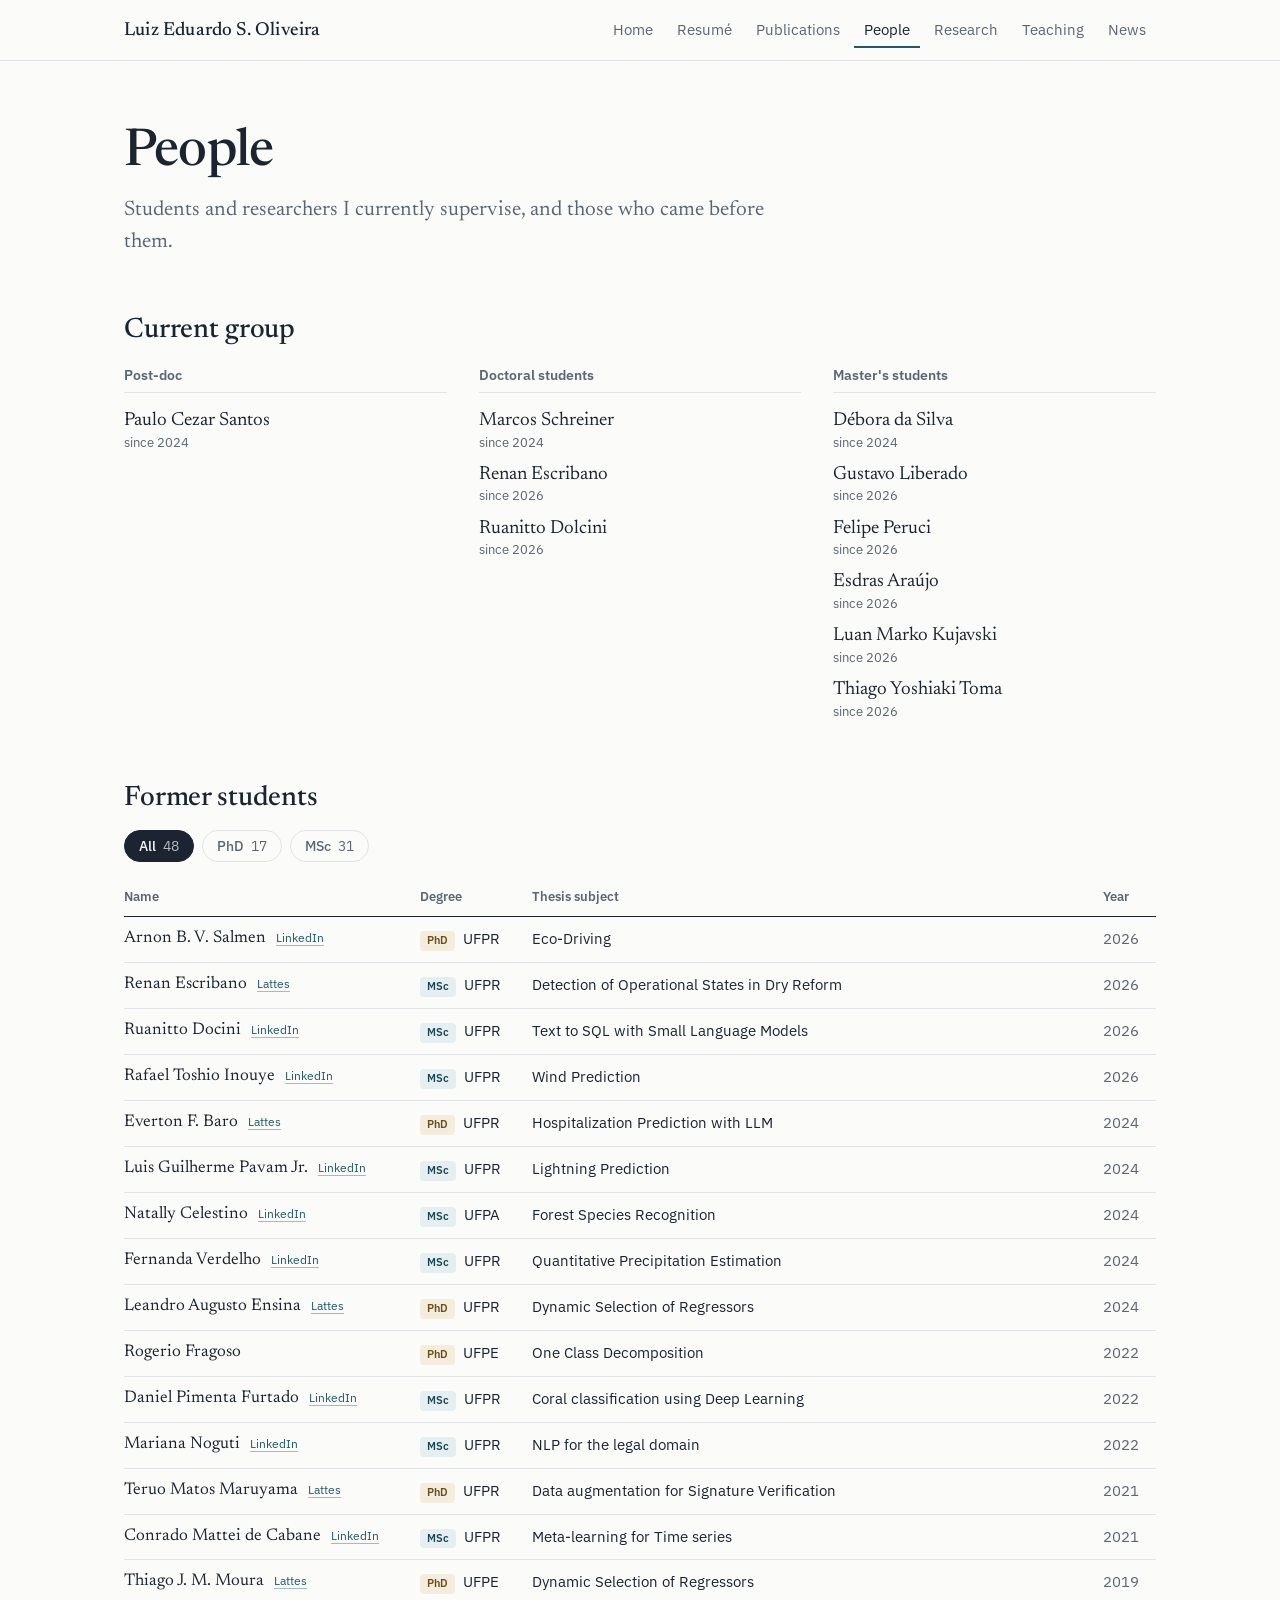
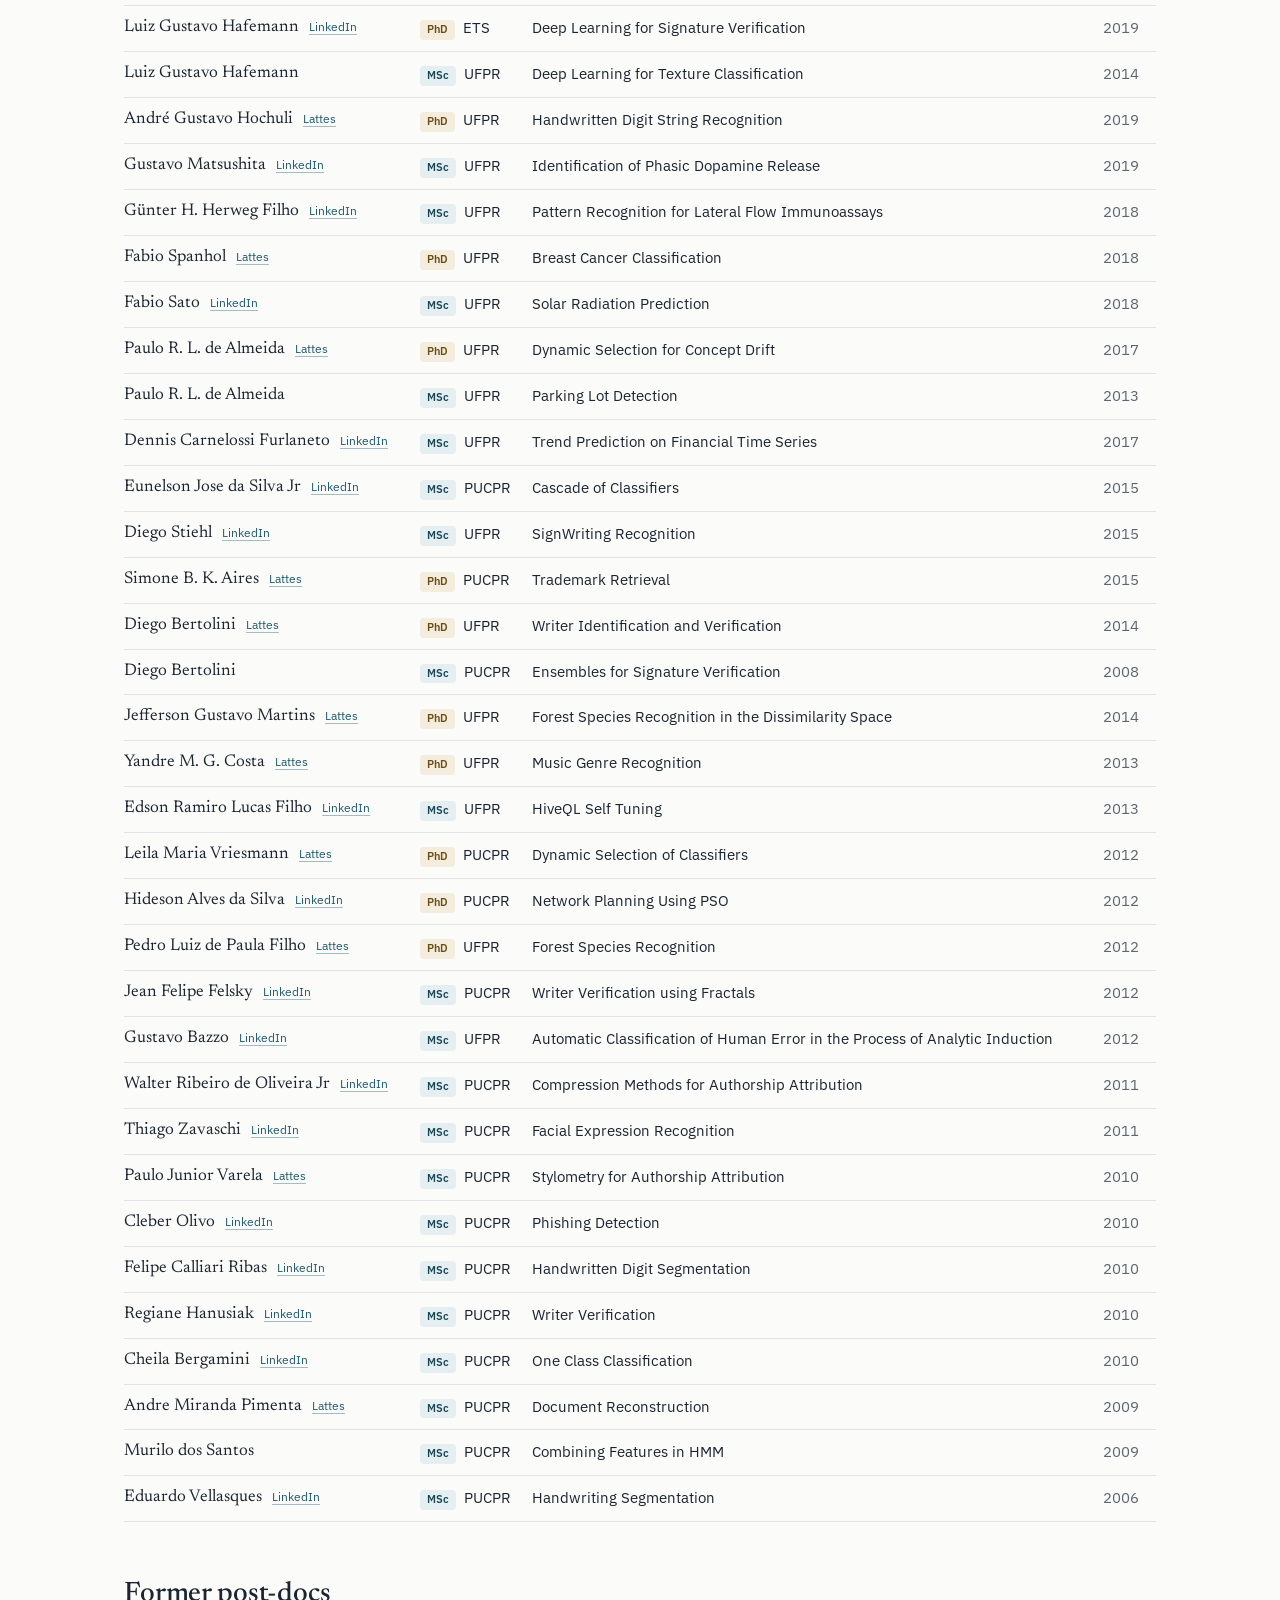
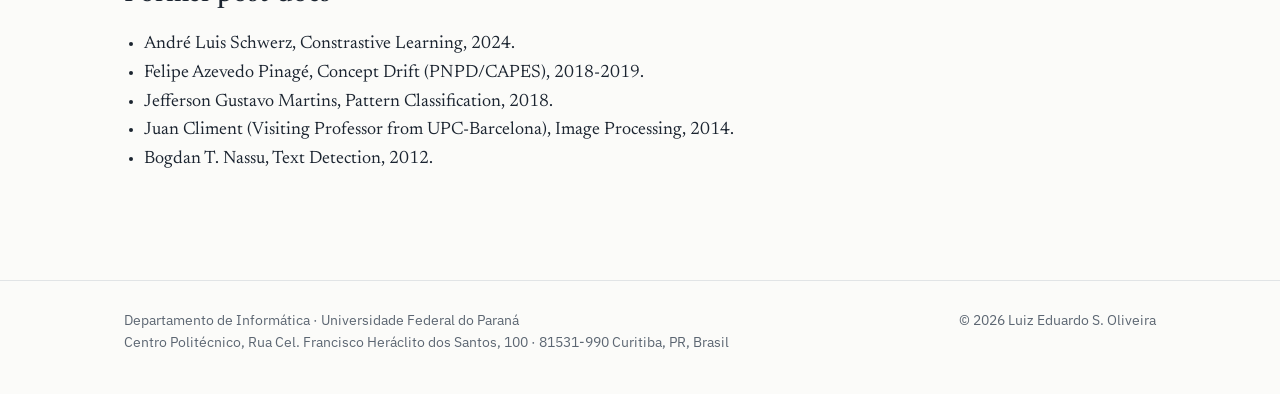
<file: people.html>
<!doctype html>
<html lang="en">
<head>
<meta charset="utf-8">
<meta name="viewport" content="width=device-width, initial-scale=1">
<title>People — Luiz Eduardo S. Oliveira</title>
<meta name="description" content="Luiz Eduardo S. Oliveira — Professor of Computer Science at the Federal University of Paraná (UFPR). Pattern recognition and machine learning.">
<link rel="icon" href="assets/favicon.svg" type="image/svg+xml">
<link rel="preconnect" href="https://fonts.googleapis.com">
<link rel="preconnect" href="https://fonts.gstatic.com" crossorigin>
<link href="https://fonts.googleapis.com/css2?family=Newsreader:ital,opsz,wght@0,6..72,400;0,6..72,500;0,6..72,600;1,6..72,400&family=IBM+Plex+Sans:wght@400;500;600&display=swap" rel="stylesheet">
<link rel="stylesheet" href="assets/style.css">
</head>
<body>
<a class="skip" href="#content">Skip to content</a>
<div class="topbar">
  <div class="wrap topbar-in">
    <a class="brand" href="index.html">Luiz Eduardo S. Oliveira</a>
    <button class="menu-btn" aria-expanded="false" aria-controls="nav">Menu</button>
    <nav id="nav" aria-label="Main"><a href="index.html">Home</a><a href="about.html">Resumé</a><a href="papers.html">Publications</a><a href="people.html" aria-current=page>People</a><a href="research.html">Research</a><a href="teaching.html">Teaching</a><a href="posts.html">News</a></nav>
  </div>
</div>
<main id="content" class="wrap">
<header class="page-head"><h1>People</h1><p class=lead>Students and researchers I currently supervise, and those who came before them.</p></header>

<h2>Current group</h2>
<div class="groups"><div class="group"><h3>Post-doc</h3><ul><li>Paulo Cezar Santos<span class="since">since 2024</span></li></ul></div><div class="group"><h3>Doctoral students</h3><ul><li>Marcos Schreiner<span class="since">since 2024</span></li><li>Renan Escribano<span class="since">since 2026</span></li><li>Ruanitto Dolcini<span class="since">since 2026</span></li></ul></div><div class="group"><h3>Master's students</h3><ul><li>Débora da Silva<span class="since">since 2024</span></li><li>Gustavo Liberado<span class="since">since 2026</span></li><li>Felipe Peruci<span class="since">since 2026</span></li><li>Esdras Araújo<span class="since">since 2026</span></li><li>Luan Marko Kujavski<span class="since">since 2026</span></li><li>Thiago Yoshiaki Toma<span class="since">since 2026</span></li></ul></div></div>
<h2>Former students</h2>
<div class="filter" role="group" aria-label="Filter former students">
  <button aria-pressed="true" data-f="all">All <span>48</span></button>
  <button aria-pressed="false" data-f="dr">PhD <span>17</span></button>
  <button aria-pressed="false" data-f="msc">MSc <span>31</span></button>
</div>
<div class="table-wrap"><table class="data alumni"><thead><tr><th>Name</th><th>Degree</th><th>Thesis subject</th><th>Year</th></tr></thead>
<tbody><tr data-kind="dr"><td class="nm">Arnon B. V. Salmen <a class="pl" href="https://www.linkedin.com/in/arnon-bruno-v-a3a312153/" target="_blank" rel="noopener">LinkedIn</a></td><td><span class="deg dr">PhD</span> UFPR</td><td>Eco-Driving</td><td class="yr">2026</td></tr><tr data-kind="msc"><td class="nm">Renan Escribano <a class="pl" href="http://lattes.cnpq.br/2902920151256978" target="_blank" rel="noopener">Lattes</a></td><td><span class="deg msc">MSc</span> UFPR</td><td>Detection of Operational States in Dry Reform</td><td class="yr">2026</td></tr><tr data-kind="msc"><td class="nm">Ruanitto Docini <a class="pl" href="https://www.linkedin.com/in/ruanitto/" target="_blank" rel="noopener">LinkedIn</a></td><td><span class="deg msc">MSc</span> UFPR</td><td>Text to SQL with Small Language Models</td><td class="yr">2026</td></tr><tr data-kind="msc"><td class="nm">Rafael Toshio Inouye <a class="pl" href="https://www.linkedin.com/in/rafael-toshio-inouye/" target="_blank" rel="noopener">LinkedIn</a></td><td><span class="deg msc">MSc</span> UFPR</td><td>Wind Prediction</td><td class="yr">2026</td></tr><tr data-kind="dr"><td class="nm">Everton F. Baro <a class="pl" href="http://lattes.cnpq.br/9702195889525875" target="_blank" rel="noopener">Lattes</a></td><td><span class="deg dr">PhD</span> UFPR</td><td>Hospitalization Prediction with LLM</td><td class="yr">2024</td></tr><tr data-kind="msc"><td class="nm">Luis Guilherme Pavam Jr. <a class="pl" href="https://www.linkedin.com/in/luis-pavam-00a055187/" target="_blank" rel="noopener">LinkedIn</a></td><td><span class="deg msc">MSc</span> UFPR</td><td>Lightning Prediction</td><td class="yr">2024</td></tr><tr data-kind="msc"><td class="nm">Natally Celestino <a class="pl" href="https://www.linkedin.com/in/natally-celestino-gama-176658186/" target="_blank" rel="noopener">LinkedIn</a></td><td><span class="deg msc">MSc</span> UFPA</td><td>Forest Species Recognition</td><td class="yr">2024</td></tr><tr data-kind="msc"><td class="nm">Fernanda Verdelho <a class="pl" href="https://www.linkedin.com/in/fernandaverdelho/" target="_blank" rel="noopener">LinkedIn</a></td><td><span class="deg msc">MSc</span> UFPR</td><td>Quantitative Precipitation Estimation</td><td class="yr">2024</td></tr><tr data-kind="dr"><td class="nm">Leandro Augusto Ensina <a class="pl" href="http://lattes.cnpq.br/1172458822807858" target="_blank" rel="noopener">Lattes</a></td><td><span class="deg dr">PhD</span> UFPR</td><td>Dynamic Selection of Regressors</td><td class="yr">2024</td></tr><tr data-kind="dr"><td class="nm">Rogerio Fragoso</td><td><span class="deg dr">PhD</span> UFPE</td><td>One Class Decomposition</td><td class="yr">2022</td></tr><tr data-kind="msc"><td class="nm">Daniel Pimenta Furtado <a class="pl" href="https://www.linkedin.com/in/danielpimentaf/" target="_blank" rel="noopener">LinkedIn</a></td><td><span class="deg msc">MSc</span> UFPR</td><td>Coral classification using Deep Learning</td><td class="yr">2022</td></tr><tr data-kind="msc"><td class="nm">Mariana Noguti <a class="pl" href="https://www.linkedin.com/in/mariana-noguti-827935199/" target="_blank" rel="noopener">LinkedIn</a></td><td><span class="deg msc">MSc</span> UFPR</td><td>NLP for the legal domain</td><td class="yr">2022</td></tr><tr data-kind="dr"><td class="nm">Teruo Matos Maruyama <a class="pl" href="http://lattes.cnpq.br/3983675944265911" target="_blank" rel="noopener">Lattes</a></td><td><span class="deg dr">PhD</span> UFPR</td><td>Data augmentation for Signature Verification</td><td class="yr">2021</td></tr><tr data-kind="msc"><td class="nm">Conrado Mattei de Cabane <a class="pl" href="https://www.linkedin.com/in/conrado-cabane/" target="_blank" rel="noopener">LinkedIn</a></td><td><span class="deg msc">MSc</span> UFPR</td><td>Meta-learning for Time series</td><td class="yr">2021</td></tr><tr data-kind="dr"><td class="nm">Thiago J. M. Moura <a class="pl" href="http://lattes.cnpq.br/4818237460329665" target="_blank" rel="noopener">Lattes</a></td><td><span class="deg dr">PhD</span> UFPE</td><td>Dynamic Selection of Regressors</td><td class="yr">2019</td></tr><tr data-kind="dr"><td class="nm">Luiz Gustavo Hafemann <a class="pl" href="https://www.linkedin.com/in/luizgustavohafemann/" target="_blank" rel="noopener">LinkedIn</a></td><td><span class="deg dr">PhD</span> ETS</td><td>Deep Learning for Signature Verification</td><td class="yr">2019</td></tr><tr data-kind="msc"><td class="nm">Luiz Gustavo Hafemann</td><td><span class="deg msc">MSc</span> UFPR</td><td>Deep Learning for Texture Classification</td><td class="yr">2014</td></tr><tr data-kind="dr"><td class="nm">André Gustavo Hochuli <a class="pl" href="http://lattes.cnpq.br/0929607475088739" target="_blank" rel="noopener">Lattes</a></td><td><span class="deg dr">PhD</span> UFPR</td><td>Handwritten Digit String Recognition</td><td class="yr">2019</td></tr><tr data-kind="msc"><td class="nm">Gustavo Matsushita <a class="pl" href="https://www.linkedin.com/in/gmatsushita/" target="_blank" rel="noopener">LinkedIn</a></td><td><span class="deg msc">MSc</span> UFPR</td><td>Identification of Phasic Dopamine Release</td><td class="yr">2019</td></tr><tr data-kind="msc"><td class="nm">Günter H. Herweg Filho <a class="pl" href="https://www.linkedin.com/in/günter-h-herweg-filho-9843845/" target="_blank" rel="noopener">LinkedIn</a></td><td><span class="deg msc">MSc</span> UFPR</td><td>Pattern Recognition for Lateral Flow Immunoassays</td><td class="yr">2018</td></tr><tr data-kind="dr"><td class="nm">Fabio Spanhol <a class="pl" href="http://lattes.cnpq.br/4381300863323095" target="_blank" rel="noopener">Lattes</a></td><td><span class="deg dr">PhD</span> UFPR</td><td>Breast Cancer Classification</td><td class="yr">2018</td></tr><tr data-kind="msc"><td class="nm">Fabio Sato <a class="pl" href="https://www.linkedin.com/in/satofabio/" target="_blank" rel="noopener">LinkedIn</a></td><td><span class="deg msc">MSc</span> UFPR</td><td>Solar Radiation Prediction</td><td class="yr">2018</td></tr><tr data-kind="dr"><td class="nm">Paulo R. L. de Almeida <a class="pl" href="http://lattes.cnpq.br/3557497581433497" target="_blank" rel="noopener">Lattes</a></td><td><span class="deg dr">PhD</span> UFPR</td><td>Dynamic Selection for Concept Drift</td><td class="yr">2017</td></tr><tr data-kind="msc"><td class="nm">Paulo R. L. de Almeida</td><td><span class="deg msc">MSc</span> UFPR</td><td>Parking Lot Detection</td><td class="yr">2013</td></tr><tr data-kind="msc"><td class="nm">Dennis Carnelossi Furlaneto <a class="pl" href="https://www.linkedin.com/in/dennis-carnelossi-furlaneto-386a934/" target="_blank" rel="noopener">LinkedIn</a></td><td><span class="deg msc">MSc</span> UFPR</td><td>Trend Prediction on Financial Time Series</td><td class="yr">2017</td></tr><tr data-kind="msc"><td class="nm">Eunelson Jose da Silva Jr <a class="pl" href="https://www.linkedin.com/in/eunelson/" target="_blank" rel="noopener">LinkedIn</a></td><td><span class="deg msc">MSc</span> PUCPR</td><td>Cascade of Classifiers</td><td class="yr">2015</td></tr><tr data-kind="msc"><td class="nm">Diego Stiehl <a class="pl" href="https://www.linkedin.com/in/diegostiehl/" target="_blank" rel="noopener">LinkedIn</a></td><td><span class="deg msc">MSc</span> UFPR</td><td>SignWriting Recognition</td><td class="yr">2015</td></tr><tr data-kind="dr"><td class="nm">Simone B. K. Aires <a class="pl" href="http://lattes.cnpq.br/4283126175158861" target="_blank" rel="noopener">Lattes</a></td><td><span class="deg dr">PhD</span> PUCPR</td><td>Trademark Retrieval</td><td class="yr">2015</td></tr><tr data-kind="dr"><td class="nm">Diego Bertolini <a class="pl" href="http://lattes.cnpq.br/2264701855770284" target="_blank" rel="noopener">Lattes</a></td><td><span class="deg dr">PhD</span> UFPR</td><td>Writer Identification and Verification</td><td class="yr">2014</td></tr><tr data-kind="msc"><td class="nm">Diego Bertolini</td><td><span class="deg msc">MSc</span> PUCPR</td><td>Ensembles for Signature Verification</td><td class="yr">2008</td></tr><tr data-kind="dr"><td class="nm">Jefferson Gustavo Martins <a class="pl" href="http://lattes.cnpq.br/2102993901875277" target="_blank" rel="noopener">Lattes</a></td><td><span class="deg dr">PhD</span> UFPR</td><td>Forest Species Recognition in the Dissimilarity Space</td><td class="yr">2014</td></tr><tr data-kind="dr"><td class="nm">Yandre M. G. Costa <a class="pl" href="http://lattes.cnpq.br/5111623148244343" target="_blank" rel="noopener">Lattes</a></td><td><span class="deg dr">PhD</span> UFPR</td><td>Music Genre Recognition</td><td class="yr">2013</td></tr><tr data-kind="msc"><td class="nm">Edson Ramiro Lucas Filho <a class="pl" href="https://www.linkedin.com/in/edsonramirolucasfilho/" target="_blank" rel="noopener">LinkedIn</a></td><td><span class="deg msc">MSc</span> UFPR</td><td>HiveQL Self Tuning</td><td class="yr">2013</td></tr><tr data-kind="dr"><td class="nm">Leila Maria Vriesmann <a class="pl" href="http://lattes.cnpq.br/0851227084319958" target="_blank" rel="noopener">Lattes</a></td><td><span class="deg dr">PhD</span> PUCPR</td><td>Dynamic Selection of Classifiers</td><td class="yr">2012</td></tr><tr data-kind="dr"><td class="nm">Hideson Alves da Silva <a class="pl" href="https://www.linkedin.com/in/hideson-alves-da-silva-20a827bb/" target="_blank" rel="noopener">LinkedIn</a></td><td><span class="deg dr">PhD</span> PUCPR</td><td>Network Planning Using PSO</td><td class="yr">2012</td></tr><tr data-kind="dr"><td class="nm">Pedro Luiz de Paula Filho <a class="pl" href="http://lattes.cnpq.br/8149364045680042" target="_blank" rel="noopener">Lattes</a></td><td><span class="deg dr">PhD</span> UFPR</td><td>Forest Species Recognition</td><td class="yr">2012</td></tr><tr data-kind="msc"><td class="nm">Jean Felipe Felsky <a class="pl" href="https://www.linkedin.com/in/jean-felipe-felsky-44669b7/" target="_blank" rel="noopener">LinkedIn</a></td><td><span class="deg msc">MSc</span> PUCPR</td><td>Writer Verification using Fractals</td><td class="yr">2012</td></tr><tr data-kind="msc"><td class="nm">Gustavo Bazzo <a class="pl" href="https://www.linkedin.com/in/gustavo-bazzo-12a42222/" target="_blank" rel="noopener">LinkedIn</a></td><td><span class="deg msc">MSc</span> UFPR</td><td>Automatic Classification of Human Error in the Process of Analytic Induction</td><td class="yr">2012</td></tr><tr data-kind="msc"><td class="nm">Walter Ribeiro de Oliveira Jr <a class="pl" href="https://www.linkedin.com/in/walter-oliveira-jr-04758b16/" target="_blank" rel="noopener">LinkedIn</a></td><td><span class="deg msc">MSc</span> PUCPR</td><td>Compression Methods for Authorship Attribution</td><td class="yr">2011</td></tr><tr data-kind="msc"><td class="nm">Thiago Zavaschi <a class="pl" href="https://www.linkedin.com/in/zavaschi/" target="_blank" rel="noopener">LinkedIn</a></td><td><span class="deg msc">MSc</span> PUCPR</td><td>Facial Expression Recognition</td><td class="yr">2011</td></tr><tr data-kind="msc"><td class="nm">Paulo Junior Varela <a class="pl" href="http://lattes.cnpq.br/2269086173430177" target="_blank" rel="noopener">Lattes</a></td><td><span class="deg msc">MSc</span> PUCPR</td><td>Stylometry for Authorship Attribution</td><td class="yr">2010</td></tr><tr data-kind="msc"><td class="nm">Cleber Olivo <a class="pl" href="https://www.linkedin.com/in/cleber-olivo-58b813232/" target="_blank" rel="noopener">LinkedIn</a></td><td><span class="deg msc">MSc</span> PUCPR</td><td>Phishing Detection</td><td class="yr">2010</td></tr><tr data-kind="msc"><td class="nm">Felipe Calliari Ribas <a class="pl" href="https://www.linkedin.com/in/calliari/" target="_blank" rel="noopener">LinkedIn</a></td><td><span class="deg msc">MSc</span> PUCPR</td><td>Handwritten Digit Segmentation</td><td class="yr">2010</td></tr><tr data-kind="msc"><td class="nm">Regiane Hanusiak <a class="pl" href="https://www.linkedin.com/in/regiane-hanusiak/" target="_blank" rel="noopener">LinkedIn</a></td><td><span class="deg msc">MSc</span> PUCPR</td><td>Writer Verification</td><td class="yr">2010</td></tr><tr data-kind="msc"><td class="nm">Cheila Bergamini <a class="pl" href="https://www.linkedin.com/in/cheila-m-bergamini/" target="_blank" rel="noopener">LinkedIn</a></td><td><span class="deg msc">MSc</span> PUCPR</td><td>One Class Classification</td><td class="yr">2010</td></tr><tr data-kind="msc"><td class="nm">Andre Miranda Pimenta <a class="pl" href="http://lattes.cnpq.br/6747014283054786" target="_blank" rel="noopener">Lattes</a></td><td><span class="deg msc">MSc</span> PUCPR</td><td>Document Reconstruction</td><td class="yr">2009</td></tr><tr data-kind="msc"><td class="nm">Murilo dos Santos</td><td><span class="deg msc">MSc</span> PUCPR</td><td>Combining Features in HMM</td><td class="yr">2009</td></tr><tr data-kind="msc"><td class="nm">Eduardo Vellasques <a class="pl" href="https://www.linkedin.com/in/evellasques/" target="_blank" rel="noopener">LinkedIn</a></td><td><span class="deg msc">MSc</span> PUCPR</td><td>Handwriting Segmentation</td><td class="yr">2006</td></tr></tbody></table></div>
<h2>Former post-docs</h2>
<ul class="plain"><li>André Luis Schwerz, Constrastive Learning, 2024.</li><li>Felipe Azevedo Pinagé, Concept Drift (PNPD/CAPES), 2018-2019.</li><li>Jefferson Gustavo Martins, Pattern Classification, 2018.</li><li>Juan Climent (Visiting Professor from UPC-Barcelona), Image Processing, 2014.</li><li>Bogdan T. Nassu, Text Detection, 2012.</li></ul>

</main>
<footer class="foot">
  <div class="wrap foot-in">
    <p>Departamento de Informática · Universidade Federal do Paraná<br>
    Centro Politécnico, Rua Cel. Francisco Heráclito dos Santos, 100 · 81531-990 Curitiba, PR, Brasil</p>
    <p>© 2026 Luiz Eduardo S. Oliveira</p>
  </div>
</footer>
<script src="assets/site.js"></script>
</body>
</html>
</file>
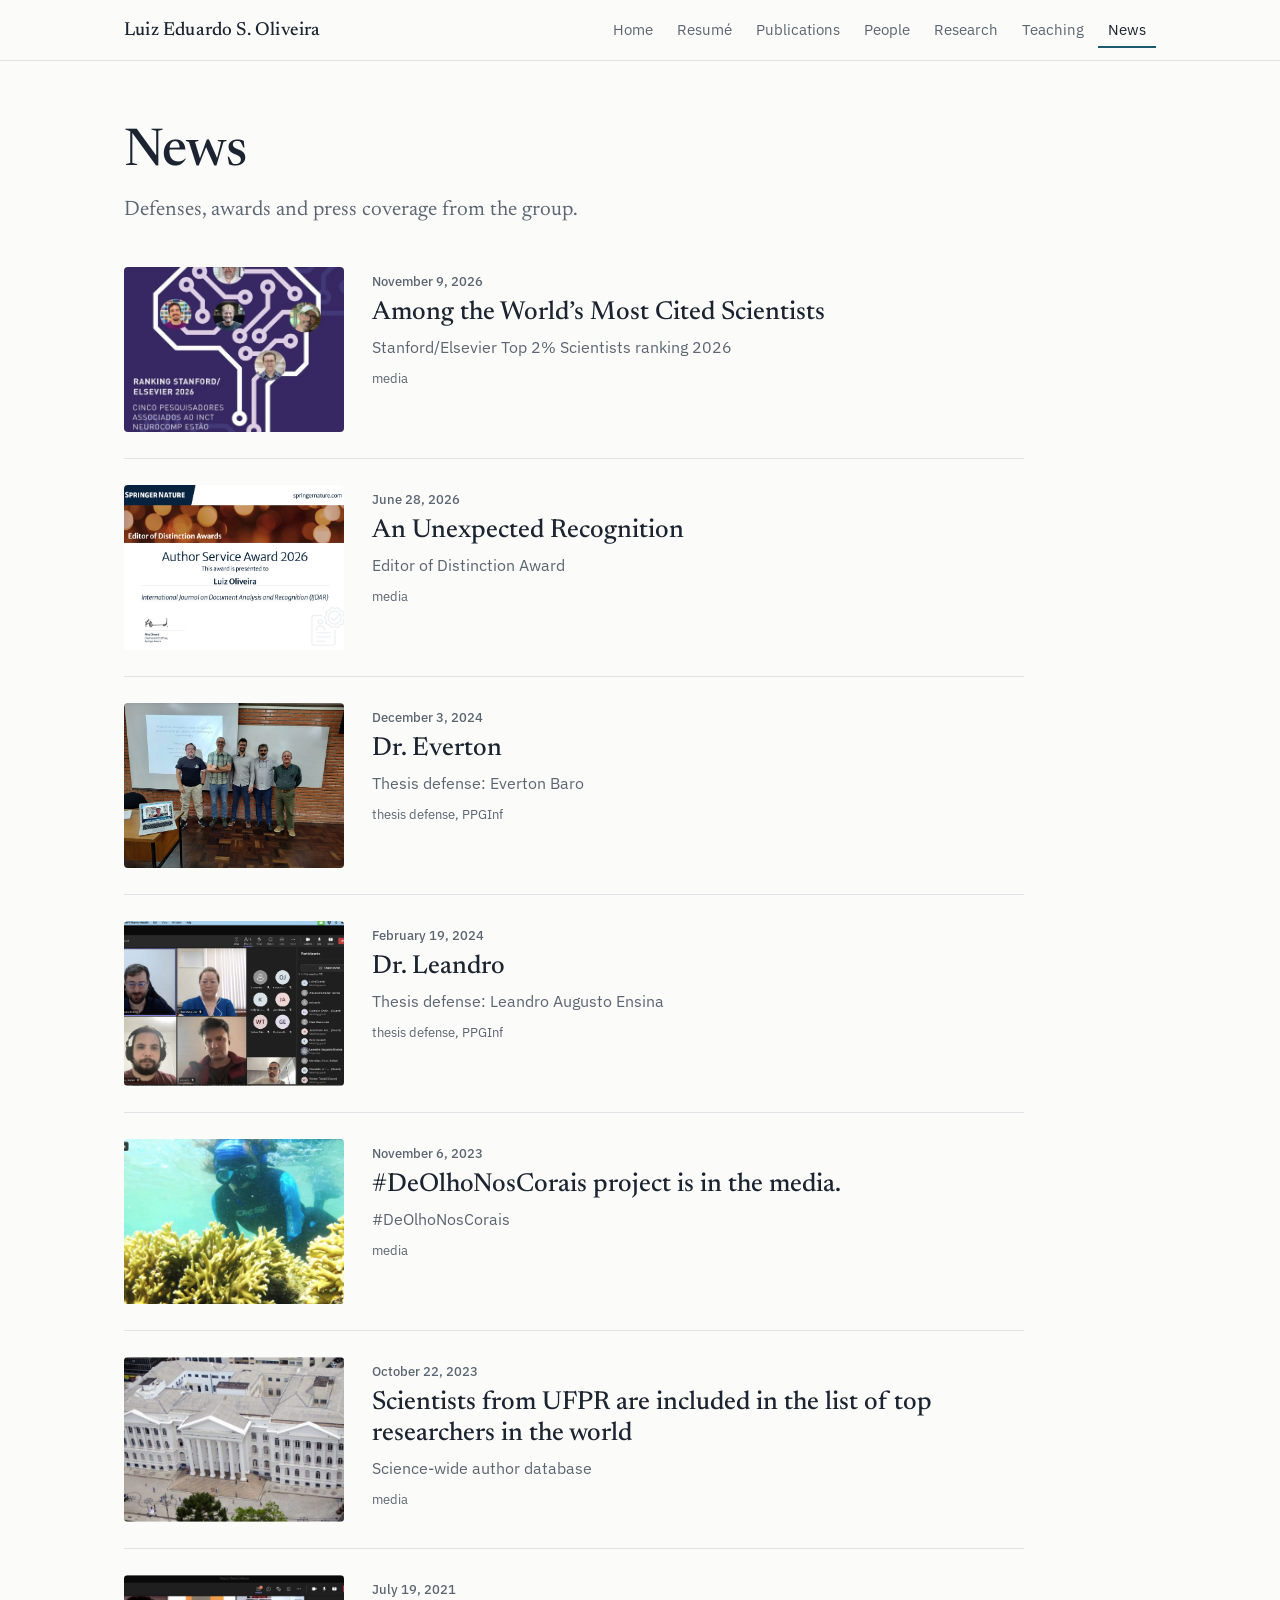
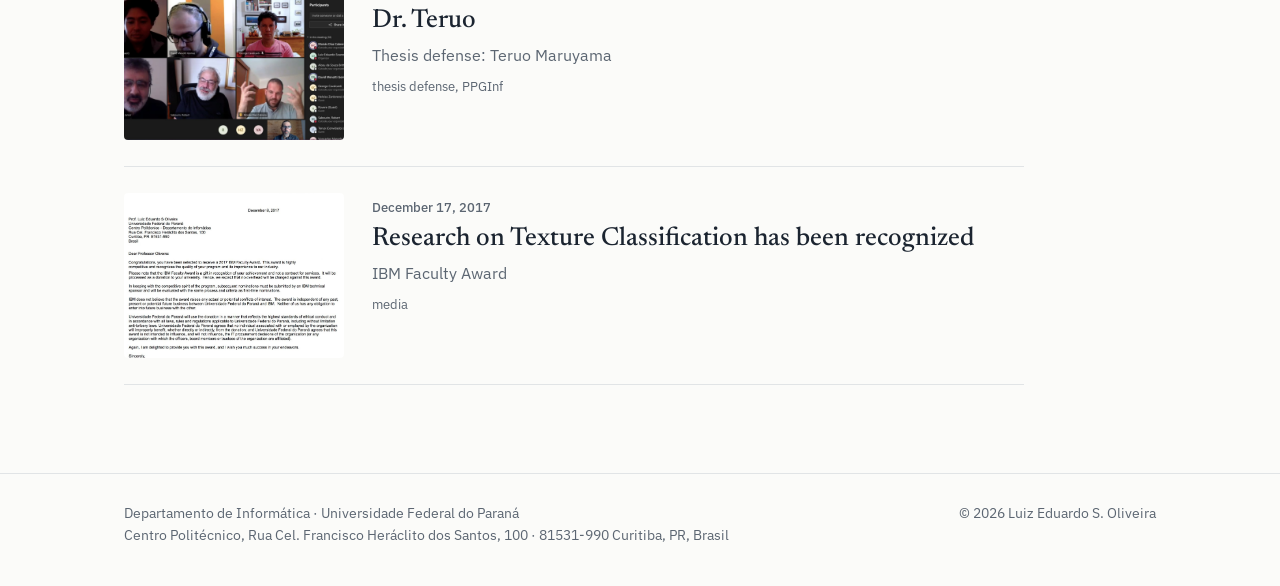
<file: posts.html>
<!doctype html>
<html lang="en">
<head>
<meta charset="utf-8">
<meta name="viewport" content="width=device-width, initial-scale=1">
<title>News — Luiz Eduardo S. Oliveira</title>
<meta name="description" content="Luiz Eduardo S. Oliveira — Professor of Computer Science at the Federal University of Paraná (UFPR). Pattern recognition and machine learning.">
<link rel="icon" href="assets/favicon.svg" type="image/svg+xml">
<link rel="preconnect" href="https://fonts.googleapis.com">
<link rel="preconnect" href="https://fonts.gstatic.com" crossorigin>
<link href="https://fonts.googleapis.com/css2?family=Newsreader:ital,opsz,wght@0,6..72,400;0,6..72,500;0,6..72,600;1,6..72,400&family=IBM+Plex+Sans:wght@400;500;600&display=swap" rel="stylesheet">
<link rel="stylesheet" href="assets/style.css">
</head>
<body>
<a class="skip" href="#content">Skip to content</a>
<div class="topbar">
  <div class="wrap topbar-in">
    <a class="brand" href="index.html">Luiz Eduardo S. Oliveira</a>
    <button class="menu-btn" aria-expanded="false" aria-controls="nav">Menu</button>
    <nav id="nav" aria-label="Main"><a href="index.html">Home</a><a href="about.html">Resumé</a><a href="papers.html">Publications</a><a href="people.html">People</a><a href="research.html">Research</a><a href="teaching.html">Teaching</a><a href="posts.html" aria-current=page>News</a></nav>
  </div>
</div>
<main id="content" class="wrap">
<header class="page-head"><h1>News</h1><p class=lead>Defenses, awards and press coverage from the group.</p></header>
<ul class="news-list"><li class="news-item">
  <a href="posts/top2_2026/post.html">
    <div class="news-thumb"><img src="posts/top2_2026/cover.jpg" alt="" loading="lazy"></div>
    <div class="news-text">
      <time datetime="2026-11-09">November 9, 2026</time>
      <h3>Among the World&#8217;s Most Cited Scientists</h3>
      <p>Stanford/Elsevier Top 2% Scientists ranking 2026</p>
      <p class="cat">media</p>
    </div>
  </a>
</li><li class="news-item">
  <a href="posts/ijdar/post.html">
    <div class="news-thumb"><img src="posts/ijdar/cover.jpg" alt="" loading="lazy"></div>
    <div class="news-text">
      <time datetime="2026-06-28">June 28, 2026</time>
      <h3>An Unexpected Recognition</h3>
      <p>Editor of Distinction Award</p>
      <p class="cat">media</p>
    </div>
  </a>
</li><li class="news-item">
  <a href="posts/defesa_baro/post.html">
    <div class="news-thumb"><img src="posts/defesa_baro/cover.jpg" alt="" loading="lazy"></div>
    <div class="news-text">
      <time datetime="2024-12-03">December 3, 2024</time>
      <h3>Dr. Everton</h3>
      <p>Thesis defense: Everton Baro</p>
      <p class="cat">thesis defense, PPGInf</p>
    </div>
  </a>
</li><li class="news-item">
  <a href="posts/defesa_leandro/post.html">
    <div class="news-thumb"><img src="posts/defesa_leandro/cover.jpg" alt="" loading="lazy"></div>
    <div class="news-text">
      <time datetime="2024-02-19">February 19, 2024</time>
      <h3>Dr. Leandro</h3>
      <p>Thesis defense: Leandro Augusto Ensina</p>
      <p class="cat">thesis defense, PPGInf</p>
    </div>
  </a>
</li><li class="news-item">
  <a href="posts/deolhonoscorais/post.html">
    <div class="news-thumb"><img src="posts/deolhonoscorais/cover.jpg" alt="" loading="lazy"></div>
    <div class="news-text">
      <time datetime="2023-11-06">November 6, 2023</time>
      <h3>#DeOlhoNosCorais project is in the media.</h3>
      <p>#DeOlhoNosCorais</p>
      <p class="cat">media</p>
    </div>
  </a>
</li><li class="news-item">
  <a href="posts/noticaufpr23/post.html">
    <div class="news-thumb"><img src="posts/noticaufpr23/cover.jpg" alt="" loading="lazy"></div>
    <div class="news-text">
      <time datetime="2023-10-22">October 22, 2023</time>
      <h3>Scientists from UFPR are included in the list of top researchers in the world</h3>
      <p>Science-wide author database</p>
      <p class="cat">media</p>
    </div>
  </a>
</li><li class="news-item">
  <a href="posts/defesa_teruo/post.html">
    <div class="news-thumb"><img src="posts/defesa_teruo/cover.jpg" alt="" loading="lazy"></div>
    <div class="news-text">
      <time datetime="2021-07-19">July 19, 2021</time>
      <h3>Dr. Teruo</h3>
      <p>Thesis defense: Teruo Maruyama</p>
      <p class="cat">thesis defense, PPGInf</p>
    </div>
  </a>
</li><li class="news-item">
  <a href="posts/premioibm/post.html">
    <div class="news-thumb"><img src="posts/premioibm/cover.jpg" alt="" loading="lazy"></div>
    <div class="news-text">
      <time datetime="2017-12-17">December 17, 2017</time>
      <h3>Research on Texture Classification has been recognized</h3>
      <p>IBM Faculty Award</p>
      <p class="cat">media</p>
    </div>
  </a>
</li></ul>
</main>
<footer class="foot">
  <div class="wrap foot-in">
    <p>Departamento de Informática · Universidade Federal do Paraná<br>
    Centro Politécnico, Rua Cel. Francisco Heráclito dos Santos, 100 · 81531-990 Curitiba, PR, Brasil</p>
    <p>© 2026 Luiz Eduardo S. Oliveira</p>
  </div>
</footer>
<script src="assets/site.js"></script>
</body>
</html>
</file>
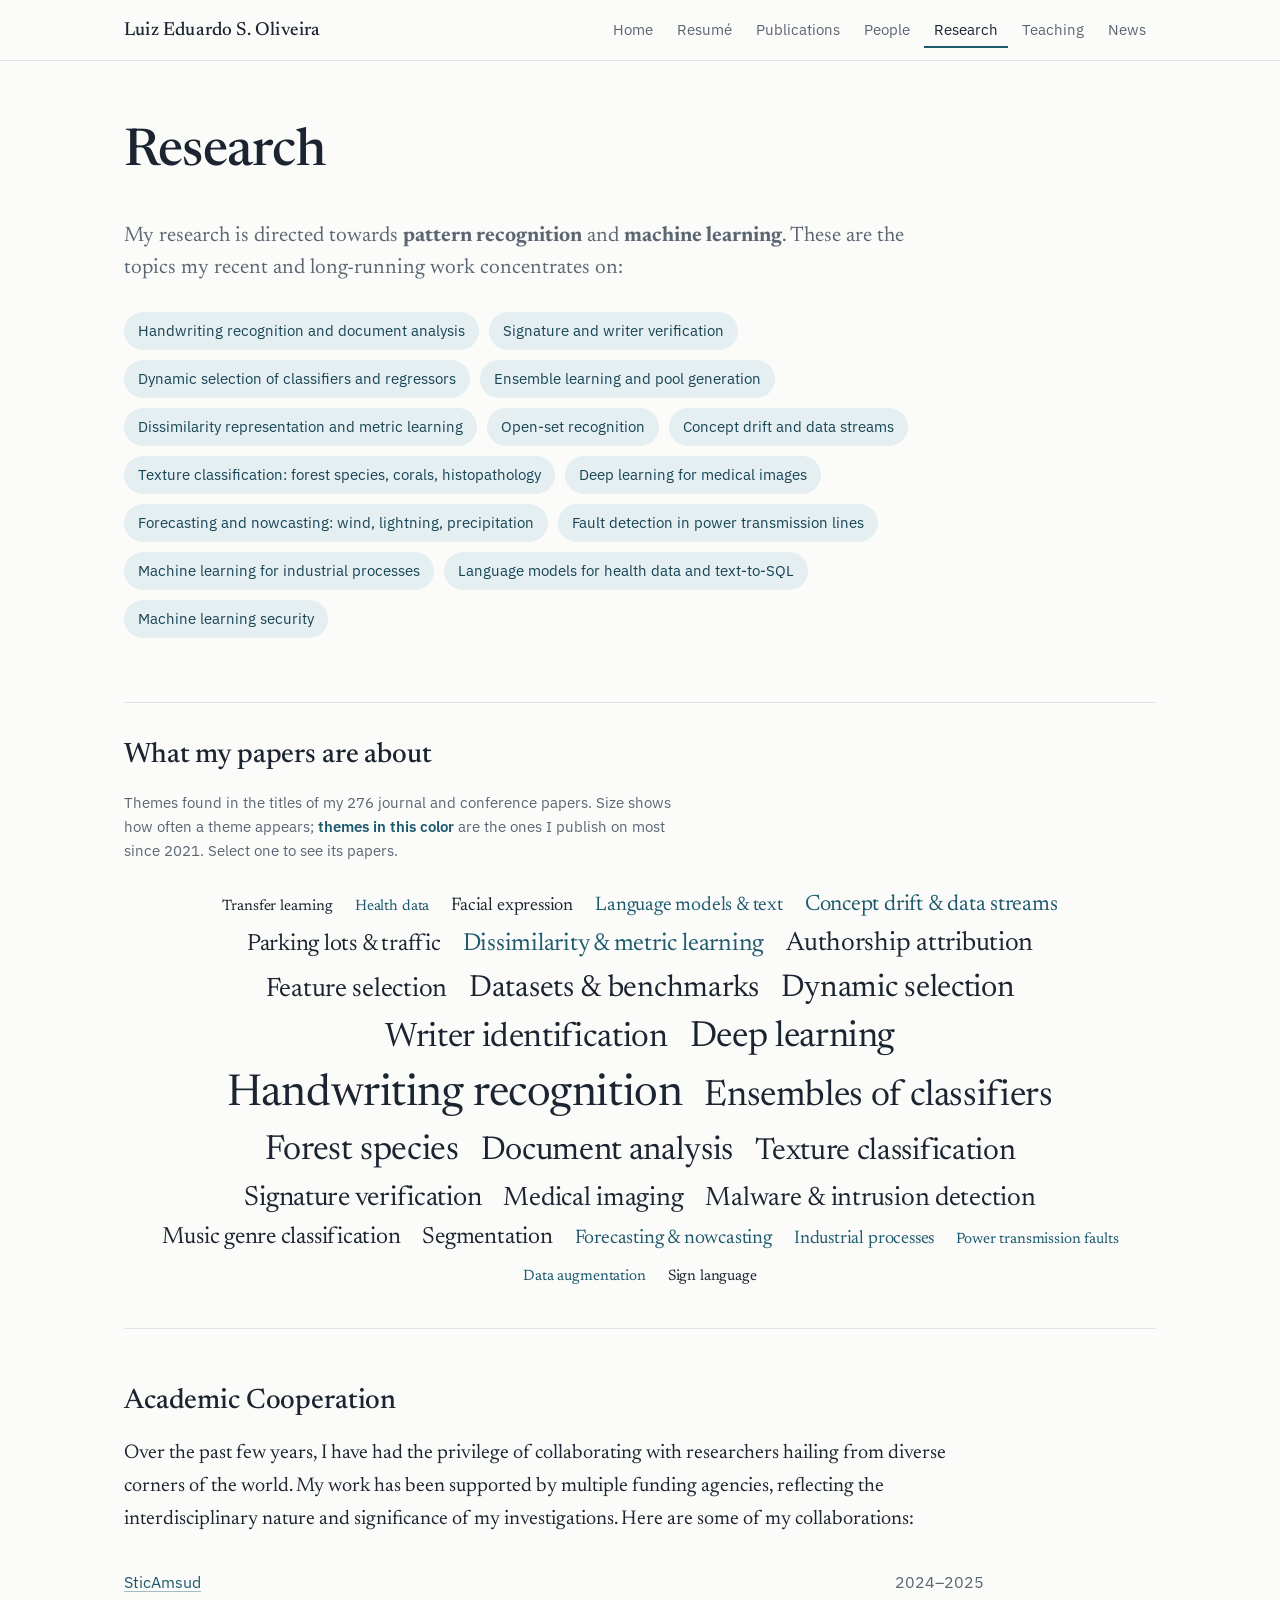
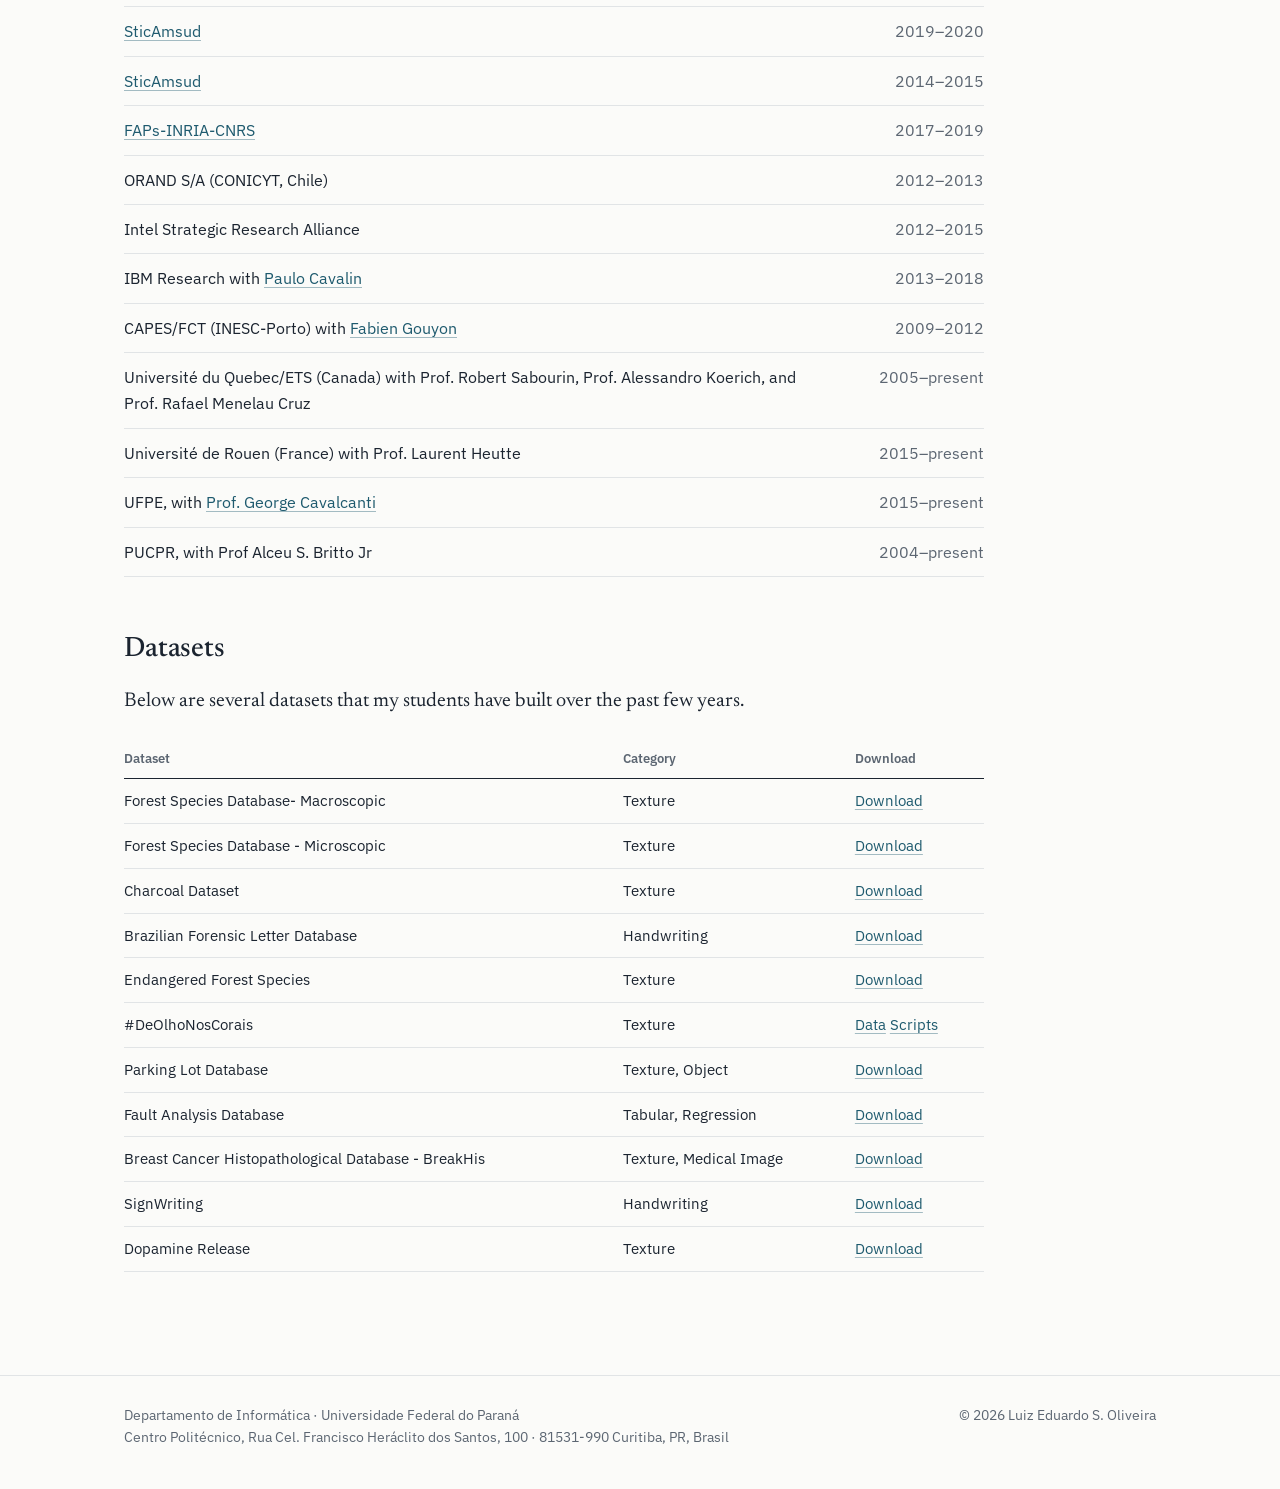
<file: research.html>
<!doctype html>
<html lang="en">
<head>
<meta charset="utf-8">
<meta name="viewport" content="width=device-width, initial-scale=1">
<title>Research — Luiz Eduardo S. Oliveira</title>
<meta name="description" content="Luiz Eduardo S. Oliveira — Professor of Computer Science at the Federal University of Paraná (UFPR). Pattern recognition and machine learning.">
<link rel="icon" href="assets/favicon.svg" type="image/svg+xml">
<link rel="preconnect" href="https://fonts.googleapis.com">
<link rel="preconnect" href="https://fonts.gstatic.com" crossorigin>
<link href="https://fonts.googleapis.com/css2?family=Newsreader:ital,opsz,wght@0,6..72,400;0,6..72,500;0,6..72,600;1,6..72,400&family=IBM+Plex+Sans:wght@400;500;600&display=swap" rel="stylesheet">
<link rel="stylesheet" href="assets/style.css">
</head>
<body>
<a class="skip" href="#content">Skip to content</a>
<div class="topbar">
  <div class="wrap topbar-in">
    <a class="brand" href="index.html">Luiz Eduardo S. Oliveira</a>
    <button class="menu-btn" aria-expanded="false" aria-controls="nav">Menu</button>
    <nav id="nav" aria-label="Main"><a href="index.html">Home</a><a href="about.html">Resumé</a><a href="papers.html">Publications</a><a href="people.html">People</a><a href="research.html" aria-current=page>Research</a><a href="teaching.html">Teaching</a><a href="posts.html">News</a></nav>
  </div>
</div>
<main id="content" class="wrap">
<header class="page-head"><h1>Research</h1></header>

<p class="lead">My research is directed towards <strong>pattern recognition</strong> and <strong>machine learning</strong>. These are the topics my recent and long-running work concentrates on:</p>
<ul class="topics"><li>Handwriting recognition and document analysis</li><li>Signature and writer verification</li><li>Dynamic selection of classifiers and regressors</li><li>Ensemble learning and pool generation</li><li>Dissimilarity representation and metric learning</li><li>Open-set recognition</li><li>Concept drift and data streams</li><li>Texture classification: forest species, corals, histopathology</li><li>Deep learning for medical images</li><li>Forecasting and nowcasting: wind, lightning, precipitation</li><li>Fault detection in power transmission lines</li><li>Machine learning for industrial processes</li><li>Language models for health data and text-to-SQL</li><li>Machine learning security</li></ul>

<section class="cloud-sec">
  <h2>What my papers are about</h2>
  <p class="cloud-note">Themes found in the titles of my 276 journal and conference papers. Size shows how often a theme appears; <span class="hot-key">themes in this color</span> are the ones I publish on most since 2021. Select one to see its papers.</p>
  <ul class="cloud"><li><a href="papers.html?theme=transfer" style="font-size:15.0px" title="4 paper titles, 1 since 2021">Transfer learning<span class="sr"> (4 papers)</span></a></li><li><a href="papers.html?theme=health" style="font-size:15.0px" class=hot title="4 paper titles, 4 since 2021">Health data<span class="sr"> (4 papers)</span></a></li><li><a href="papers.html?theme=face" style="font-size:18.3px" title="6 paper titles, 1 since 2021">Facial expression<span class="sr"> (6 papers)</span></a></li><li><a href="papers.html?theme=nlp" style="font-size:19.7px" class=hot title="7 paper titles, 5 since 2021">Language models & text<span class="sr"> (7 papers)</span></a></li><li><a href="papers.html?theme=drift" style="font-size:22.2px" class=hot title="9 paper titles, 4 since 2021">Concept drift & data streams<span class="sr"> (9 papers)</span></a></li><li><a href="papers.html?theme=vision" style="font-size:23.4px" title="10 paper titles, 3 since 2021">Parking lots & traffic<span class="sr"> (10 papers)</span></a></li><li><a href="papers.html?theme=dissim" style="font-size:24.5px" class=hot title="11 paper titles, 6 since 2021">Dissimilarity & metric learning<span class="sr"> (11 papers)</span></a></li><li><a href="papers.html?theme=authorship" style="font-size:26.6px" title="13 paper titles, 0 since 2021">Authorship attribution<span class="sr"> (13 papers)</span></a></li><li><a href="papers.html?theme=features" style="font-size:26.6px" title="13 paper titles, 0 since 2021">Feature selection<span class="sr"> (13 papers)</span></a></li><li><a href="papers.html?theme=data" style="font-size:30.4px" title="17 paper titles, 6 since 2021">Datasets & benchmarks<span class="sr"> (17 papers)</span></a></li><li><a href="papers.html?theme=dynsel" style="font-size:31.3px" title="18 paper titles, 4 since 2021">Dynamic selection<span class="sr"> (18 papers)</span></a></li><li><a href="papers.html?theme=writer" style="font-size:33.7px" title="21 paper titles, 2 since 2021">Writer identification<span class="sr"> (21 papers)</span></a></li><li><a href="papers.html?theme=deep" style="font-size:36.0px" title="24 paper titles, 5 since 2021">Deep learning<span class="sr"> (24 papers)</span></a></li><li><a href="papers.html?theme=handwriting" style="font-size:44.0px" title="36 paper titles, 2 since 2021">Handwriting recognition<span class="sr"> (36 papers)</span></a></li><li><a href="papers.html?theme=ensembles" style="font-size:36.0px" title="24 paper titles, 2 since 2021">Ensembles of classifiers<span class="sr"> (24 papers)</span></a></li><li><a href="papers.html?theme=forest" style="font-size:34.5px" title="22 paper titles, 2 since 2021">Forest species<span class="sr"> (22 papers)</span></a></li><li><a href="papers.html?theme=docs" style="font-size:32.9px" title="20 paper titles, 1 since 2021">Document analysis<span class="sr"> (20 papers)</span></a></li><li><a href="papers.html?theme=texture" style="font-size:30.4px" title="17 paper titles, 1 since 2021">Texture classification<span class="sr"> (17 papers)</span></a></li><li><a href="papers.html?theme=signature" style="font-size:27.6px" title="14 paper titles, 1 since 2021">Signature verification<span class="sr"> (14 papers)</span></a></li><li><a href="papers.html?theme=medical" style="font-size:26.6px" title="13 paper titles, 4 since 2021">Medical imaging<span class="sr"> (13 papers)</span></a></li><li><a href="papers.html?theme=security" style="font-size:26.6px" title="13 paper titles, 2 since 2021">Malware & intrusion detection<span class="sr"> (13 papers)</span></a></li><li><a href="papers.html?theme=music" style="font-size:23.4px" title="10 paper titles, 0 since 2021">Music genre classification<span class="sr"> (10 papers)</span></a></li><li><a href="papers.html?theme=segment" style="font-size:23.4px" title="10 paper titles, 1 since 2021">Segmentation<span class="sr"> (10 papers)</span></a></li><li><a href="papers.html?theme=forecast" style="font-size:19.7px" class=hot title="7 paper titles, 7 since 2021">Forecasting & nowcasting<span class="sr"> (7 papers)</span></a></li><li><a href="papers.html?theme=industry" style="font-size:18.3px" class=hot title="6 paper titles, 5 since 2021">Industrial processes<span class="sr"> (6 papers)</span></a></li><li><a href="papers.html?theme=power" style="font-size:15.0px" class=hot title="4 paper titles, 4 since 2021">Power transmission faults<span class="sr"> (4 papers)</span></a></li><li><a href="papers.html?theme=augment" style="font-size:15.0px" class=hot title="4 paper titles, 2 since 2021">Data augmentation<span class="sr"> (4 papers)</span></a></li><li><a href="papers.html?theme=sign" style="font-size:15.0px" title="4 paper titles, 0 since 2021">Sign language<span class="sr"> (4 papers)</span></a></li></ul>
</section>

<div class="prose">



<section class="level2" id="academic-cooperation">
<h2 class="">Academic Cooperation</h2>
<p>Over the past few years, I have had the privilege of collaborating with researchers hailing from diverse corners of the world. My work has been supported by multiple funding agencies, reflecting the interdisciplinary nature and significance of my investigations. Here are some of my collaborations:</p>
<ul class="coop">
<li><span class="who"><a href="https://www.ppgia.pucpr.br/~alceu/sticamsud_2024/" rel="noopener" target="_blank">SticAmsud</a></span><span class="yrs">2024–2025</span></li>
<li><span class="who"><a href="https://www.ppgia.pucpr.br/~alceu/sticamsud_2019/" rel="noopener" target="_blank">SticAmsud</a></span><span class="yrs">2019–2020</span></li>
<li><span class="who"><a href="http://web.inf.ufpr.br/luizoliveira/sticamsud-2014-2015/" rel="noopener" target="_blank">SticAmsud</a></span><span class="yrs">2014–2015</span></li>
<li><span class="who"><a href="https://sites.google.com/a/cin.ufpe.br/faps-inria-cnrs/home" rel="noopener" target="_blank">FAPs-INRIA-CNRS</a></span><span class="yrs">2017–2019</span></li>
<li><span class="who">ORAND S/A (CONICYT, Chile)</span><span class="yrs">2012–2013</span></li>
<li><span class="who">Intel Strategic Research Alliance</span><span class="yrs">2012–2015</span></li>
<li><span class="who">IBM Research with <a href="http://researcher.ibm.com/researcher/view.php?person=br-pcavalin" rel="noopener" target="_blank">Paulo Cavalin</a></span><span class="yrs">2013–2018</span></li>
<li><span class="who">CAPES/FCT (INESC-Porto) with <a href="https://www.linkedin.com/in/fgouyon/" rel="noopener" target="_blank">Fabien Gouyon</a></span><span class="yrs">2009–2012</span></li>
<li><span class="who">Université du Quebec/ETS (Canada) with Prof. Robert Sabourin, Prof. Alessandro Koerich, and Prof. Rafael Menelau Cruz</span><span class="yrs">2005–present</span></li>
<li><span class="who">Université de Rouen (France) with Prof. Laurent Heutte</span><span class="yrs">2015–present</span></li>
<li><span class="who">UFPE, with <a href="https://georgecavalcanti.wordpress.com/" rel="noopener" target="_blank">Prof. George Cavalcanti</a></span><span class="yrs">2015–present</span></li>
<li><span class="who">PUCPR, with Prof Alceu S. Britto Jr</span><span class="yrs">2004–present</span></li>
</ul>
</section>
<section class="level2" id="datasets">
<h2 class="">Datasets</h2>
<p>Below are several datasets that my students have built over the past few years.</p>
<table class="data">
<thead>
<tr class="header">
<th>Dataset</th>
<th>Category</th>
<th>Download</th>
</tr>
</thead>
<tbody>
<tr class="odd">
<td>Forest Species Database- Macroscopic</td>
<td>Texture</td>
<td><a href="https://zenodo.org/records/10219797" rel="noopener" target="_blank" title="zenodo.org">Download</a></td>
</tr>
<tr class="even">
<td>Forest Species Database - Microscopic</td>
<td>Texture</td>
<td><a href="https://zenodo.org/records/10214312" rel="noopener" target="_blank" title="zenodo.org">Download</a></td>
</tr>
<tr class="odd">
<td>Charcoal Dataset</td>
<td>Texture</td>
<td><a href="https://zenodo.org/records/10214399" rel="noopener" target="_blank" title="zenodo.org">Download</a></td>
</tr>
<tr class="even">
<td>Brazilian Forensic Letter Database</td>
<td>Handwriting</td>
<td><a href="https://zenodo.org/records/10092343" rel="noopener" target="_blank" title="zenodo.org">Download</a></td>
</tr>
<tr class="odd">
<td>Endangered Forest Species</td>
<td>Texture</td>
<td><a href="https://data.mendeley.com/datasets/cc78ftcdf9/1" rel="noopener" target="_blank" title="mendeley">Download</a></td>
</tr>
<tr class="even">
<td>#DeOlhoNosCorais</td>
<td>Texture</td>
<td><a href="https://zenodo.org/records/7338208" rel="noopener" target="_blank" title="zenodo.org Data">Data</a> <a href="https://zenodo.org/records/7897923" rel="noopener" target="_blank" title="zenodo.org scripts">Scripts</a></td>
</tr>
<tr class="odd">
<td>Parking Lot Database</td>
<td>Texture, Object</td>
<td><a href="https://web.inf.ufpr.br/vri/databases/parking-lot-database/" rel="noopener" target="_blank">Download</a></td>
</tr>
<tr class="even">
<td>Fault Analysis Database</td>
<td>Tabular, Regression</td>
<td><a href="https://zenodo.org/records/10275033" rel="noopener" target="_blank" title="zenodo.org">Download</a></td>
</tr>
<tr class="odd">
<td>Breast Cancer Histopathological Database - BreakHis</td>
<td>Texture, Medical Image</td>
<td><a href="https://web.inf.ufpr.br/vri/databases/breast-cancer-histopathological-database-breakhis/" rel="noopener" target="_blank">Download</a></td>
</tr>
<tr class="even">
<td>SignWriting</td>
<td>Handwriting</td>
<td><a href="https://zenodo.org/records/10804006" rel="noopener" target="_blank" title="zenodo">Download</a></td>
</tr>
<tr class="odd">
<td>Dopamine Release</td>
<td>Texture</td>
<td><a href="https://zenodo.org/records/14056066" rel="noopener" target="_blank" title="zenodo">Download</a></td>
</tr>
</tbody>
</table>
</section>
</div>

</main>
<footer class="foot">
  <div class="wrap foot-in">
    <p>Departamento de Informática · Universidade Federal do Paraná<br>
    Centro Politécnico, Rua Cel. Francisco Heráclito dos Santos, 100 · 81531-990 Curitiba, PR, Brasil</p>
    <p>© 2026 Luiz Eduardo S. Oliveira</p>
  </div>
</footer>
<script src="assets/site.js"></script>
</body>
</html>
</file>
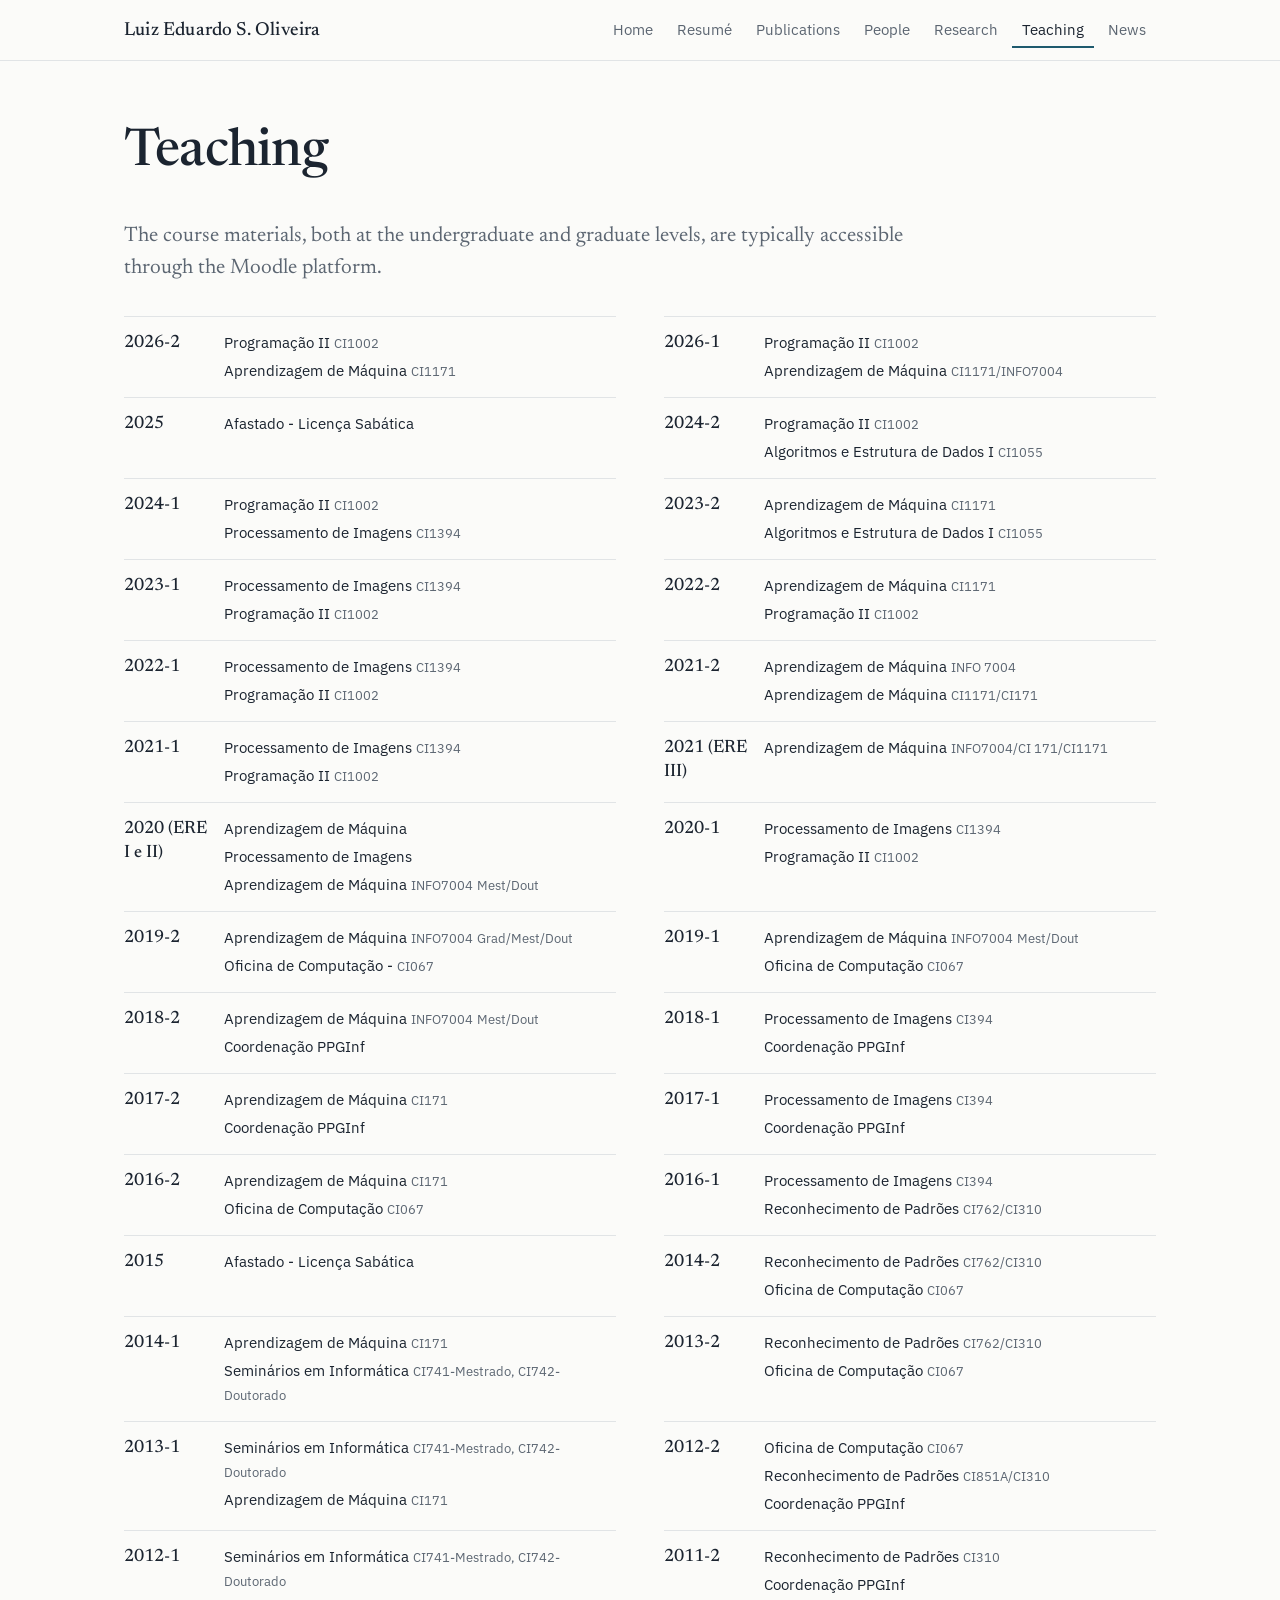
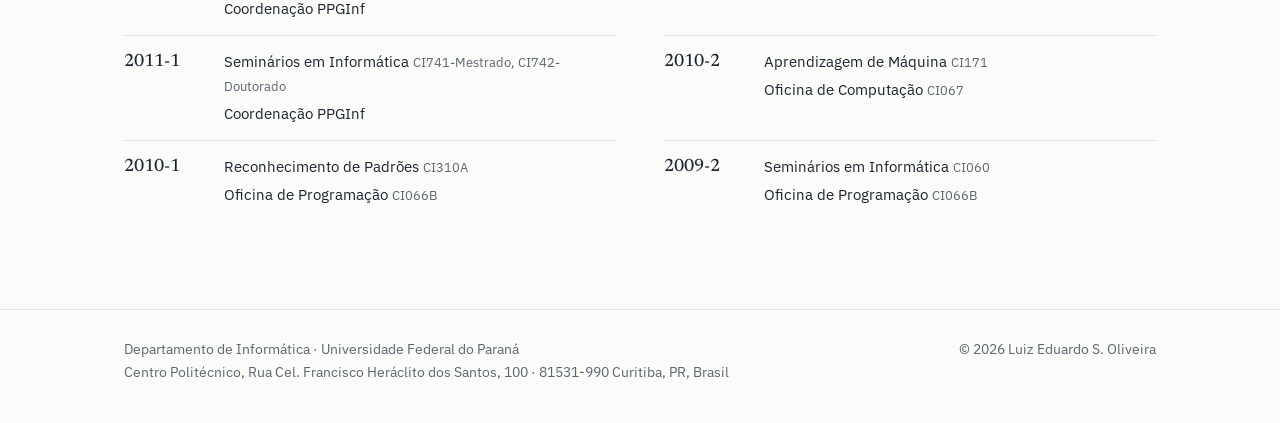
<file: teaching.html>
<!doctype html>
<html lang="en">
<head>
<meta charset="utf-8">
<meta name="viewport" content="width=device-width, initial-scale=1">
<title>Teaching — Luiz Eduardo S. Oliveira</title>
<meta name="description" content="Luiz Eduardo S. Oliveira — Professor of Computer Science at the Federal University of Paraná (UFPR). Pattern recognition and machine learning.">
<link rel="icon" href="assets/favicon.svg" type="image/svg+xml">
<link rel="preconnect" href="https://fonts.googleapis.com">
<link rel="preconnect" href="https://fonts.gstatic.com" crossorigin>
<link href="https://fonts.googleapis.com/css2?family=Newsreader:ital,opsz,wght@0,6..72,400;0,6..72,500;0,6..72,600;1,6..72,400&family=IBM+Plex+Sans:wght@400;500;600&display=swap" rel="stylesheet">
<link rel="stylesheet" href="assets/style.css">
</head>
<body>
<a class="skip" href="#content">Skip to content</a>
<div class="topbar">
  <div class="wrap topbar-in">
    <a class="brand" href="index.html">Luiz Eduardo S. Oliveira</a>
    <button class="menu-btn" aria-expanded="false" aria-controls="nav">Menu</button>
    <nav id="nav" aria-label="Main"><a href="index.html">Home</a><a href="about.html">Resumé</a><a href="papers.html">Publications</a><a href="people.html">People</a><a href="research.html">Research</a><a href="teaching.html" aria-current=page>Teaching</a><a href="posts.html">News</a></nav>
  </div>
</div>
<main id="content" class="wrap">
<header class="page-head"><h1>Teaching</h1></header>
<p class="lead">The course materials, both at the undergraduate and graduate levels, are typically accessible through the Moodle platform.</p>
<dl class="terms"><div class="term"><dt>2026-2</dt><dd><ul><li>Programação II <span class="code">CI1002</span></li><li>Aprendizagem de Máquina <span class="code">CI1171</span></li></ul></dd></div><div class="term"><dt>2026-1</dt><dd><ul><li>Programação II <span class="code">CI1002</span></li><li>Aprendizagem de Máquina <span class="code">CI1171/INFO7004</span></li></ul></dd></div><div class="term"><dt>2025</dt><dd><ul><li>Afastado - Licença Sabática</li></ul></dd></div><div class="term"><dt>2024-2</dt><dd><ul><li>Programação II <span class="code">CI1002</span></li><li>Algoritmos e Estrutura de Dados I <span class="code">CI1055</span></li></ul></dd></div><div class="term"><dt>2024-1</dt><dd><ul><li>Programação II <span class="code">CI1002</span></li><li>Processamento de Imagens <span class="code">CI1394</span></li></ul></dd></div><div class="term"><dt>2023-2</dt><dd><ul><li>Aprendizagem de Máquina <span class="code">CI1171</span></li><li>Algoritmos e Estrutura de Dados I <span class="code">CI1055</span></li></ul></dd></div><div class="term"><dt>2023-1</dt><dd><ul><li>Processamento de Imagens <span class="code">CI1394</span></li><li>Programação II <span class="code">CI1002</span></li></ul></dd></div><div class="term"><dt>2022-2</dt><dd><ul><li>Aprendizagem de Máquina <span class="code">CI1171</span></li><li>Programação II <span class="code">CI1002</span></li></ul></dd></div><div class="term"><dt>2022-1</dt><dd><ul><li>Processamento de Imagens <span class="code">CI1394</span></li><li>Programação II <span class="code">CI1002</span></li></ul></dd></div><div class="term"><dt>2021-2</dt><dd><ul><li>Aprendizagem de Máquina <span class="code">INFO 7004</span></li><li>Aprendizagem de Máquina <span class="code">CI1171/CI171</span></li></ul></dd></div><div class="term"><dt>2021-1</dt><dd><ul><li>Processamento de Imagens <span class="code">CI1394</span></li><li>Programação II <span class="code">CI1002</span></li></ul></dd></div><div class="term"><dt>2021 (ERE III)</dt><dd><ul><li>Aprendizagem de Máquina <span class="code">INFO7004/CI 171/CI1171</span></li></ul></dd></div><div class="term"><dt>2020 (ERE I e II)</dt><dd><ul><li>Aprendizagem de Máquina</li><li>Processamento de Imagens</li><li>Aprendizagem de Máquina <span class="code">INFO7004</span> <span class="lvl">Mest/Dout</span></li></ul></dd></div><div class="term"><dt>2020-1</dt><dd><ul><li>Processamento de Imagens <span class="code">CI1394</span></li><li>Programação II <span class="code">CI1002</span></li></ul></dd></div><div class="term"><dt>2019-2</dt><dd><ul><li>Aprendizagem de Máquina <span class="code">INFO7004</span> <span class="lvl">Grad/Mest/Dout</span></li><li>Oficina de Computação - <span class="code">CI067</span></li></ul></dd></div><div class="term"><dt>2019-1</dt><dd><ul><li>Aprendizagem de Máquina <span class="code">INFO7004</span> <span class="lvl">Mest/Dout</span></li><li>Oficina de Computação <span class="code">CI067</span></li></ul></dd></div><div class="term"><dt>2018-2</dt><dd><ul><li>Aprendizagem de Máquina <span class="code">INFO7004</span> <span class="lvl">Mest/Dout</span></li><li>Coordenação PPGInf</li></ul></dd></div><div class="term"><dt>2018-1</dt><dd><ul><li>Processamento de Imagens <span class="code">CI394</span></li><li>Coordenação PPGInf</li></ul></dd></div><div class="term"><dt>2017-2</dt><dd><ul><li>Aprendizagem de Máquina <span class="code">CI171</span></li><li>Coordenação PPGInf</li></ul></dd></div><div class="term"><dt>2017-1</dt><dd><ul><li>Processamento de Imagens <span class="code">CI394</span></li><li>Coordenação PPGInf</li></ul></dd></div><div class="term"><dt>2016-2</dt><dd><ul><li>Aprendizagem de Máquina <span class="code">CI171</span></li><li>Oficina de Computação <span class="code">CI067</span></li></ul></dd></div><div class="term"><dt>2016-1</dt><dd><ul><li>Processamento de Imagens <span class="code">CI394</span></li><li>Reconhecimento de Padrões <span class="code">CI762/CI310</span></li></ul></dd></div><div class="term"><dt>2015</dt><dd><ul><li>Afastado - Licença Sabática</li></ul></dd></div><div class="term"><dt>2014-2</dt><dd><ul><li>Reconhecimento de Padrões <span class="code">CI762/CI310</span></li><li>Oficina de Computação <span class="code">CI067</span></li></ul></dd></div><div class="term"><dt>2014-1</dt><dd><ul><li>Aprendizagem de Máquina <span class="code">CI171</span></li><li>Seminários em Informática <span class="code">CI741-Mestrado, CI742-Doutorado</span></li></ul></dd></div><div class="term"><dt>2013-2</dt><dd><ul><li>Reconhecimento de Padrões <span class="code">CI762/CI310</span></li><li>Oficina de Computação <span class="code">CI067</span></li></ul></dd></div><div class="term"><dt>2013-1</dt><dd><ul><li>Seminários em Informática <span class="code">CI741-Mestrado, CI742-Doutorado</span></li><li>Aprendizagem de Máquina <span class="code">CI171</span></li></ul></dd></div><div class="term"><dt>2012-2</dt><dd><ul><li>Oficina de Computação <span class="code">CI067</span></li><li>Reconhecimento de Padrões <span class="code">CI851A/CI310</span></li><li>Coordenação PPGInf</li></ul></dd></div><div class="term"><dt>2012-1</dt><dd><ul><li>Seminários em Informática <span class="code">CI741-Mestrado, CI742-Doutorado</span></li><li>Coordenação PPGInf</li></ul></dd></div><div class="term"><dt>2011-2</dt><dd><ul><li>Reconhecimento de Padrões <span class="code">CI310</span></li><li>Coordenação PPGInf</li></ul></dd></div><div class="term"><dt>2011-1</dt><dd><ul><li>Seminários em Informática <span class="code">CI741-Mestrado, CI742-Doutorado</span></li><li>Coordenação PPGInf</li></ul></dd></div><div class="term"><dt>2010-2</dt><dd><ul><li>Aprendizagem de Máquina <span class="code">CI171</span></li><li>Oficina de Computação <span class="code">CI067</span></li></ul></dd></div><div class="term"><dt>2010-1</dt><dd><ul><li>Reconhecimento de Padrões <span class="code">CI310A</span></li><li>Oficina de Programação <span class="code">CI066B</span></li></ul></dd></div><div class="term"><dt>2009-2</dt><dd><ul><li>Seminários em Informática <span class="code">CI060</span></li><li>Oficina de Programação <span class="code">CI066B</span></li></ul></dd></div></dl>
</main>
<footer class="foot">
  <div class="wrap foot-in">
    <p>Departamento de Informática · Universidade Federal do Paraná<br>
    Centro Politécnico, Rua Cel. Francisco Heráclito dos Santos, 100 · 81531-990 Curitiba, PR, Brasil</p>
    <p>© 2026 Luiz Eduardo S. Oliveira</p>
  </div>
</footer>
<script src="assets/site.js"></script>
</body>
</html>
</file>
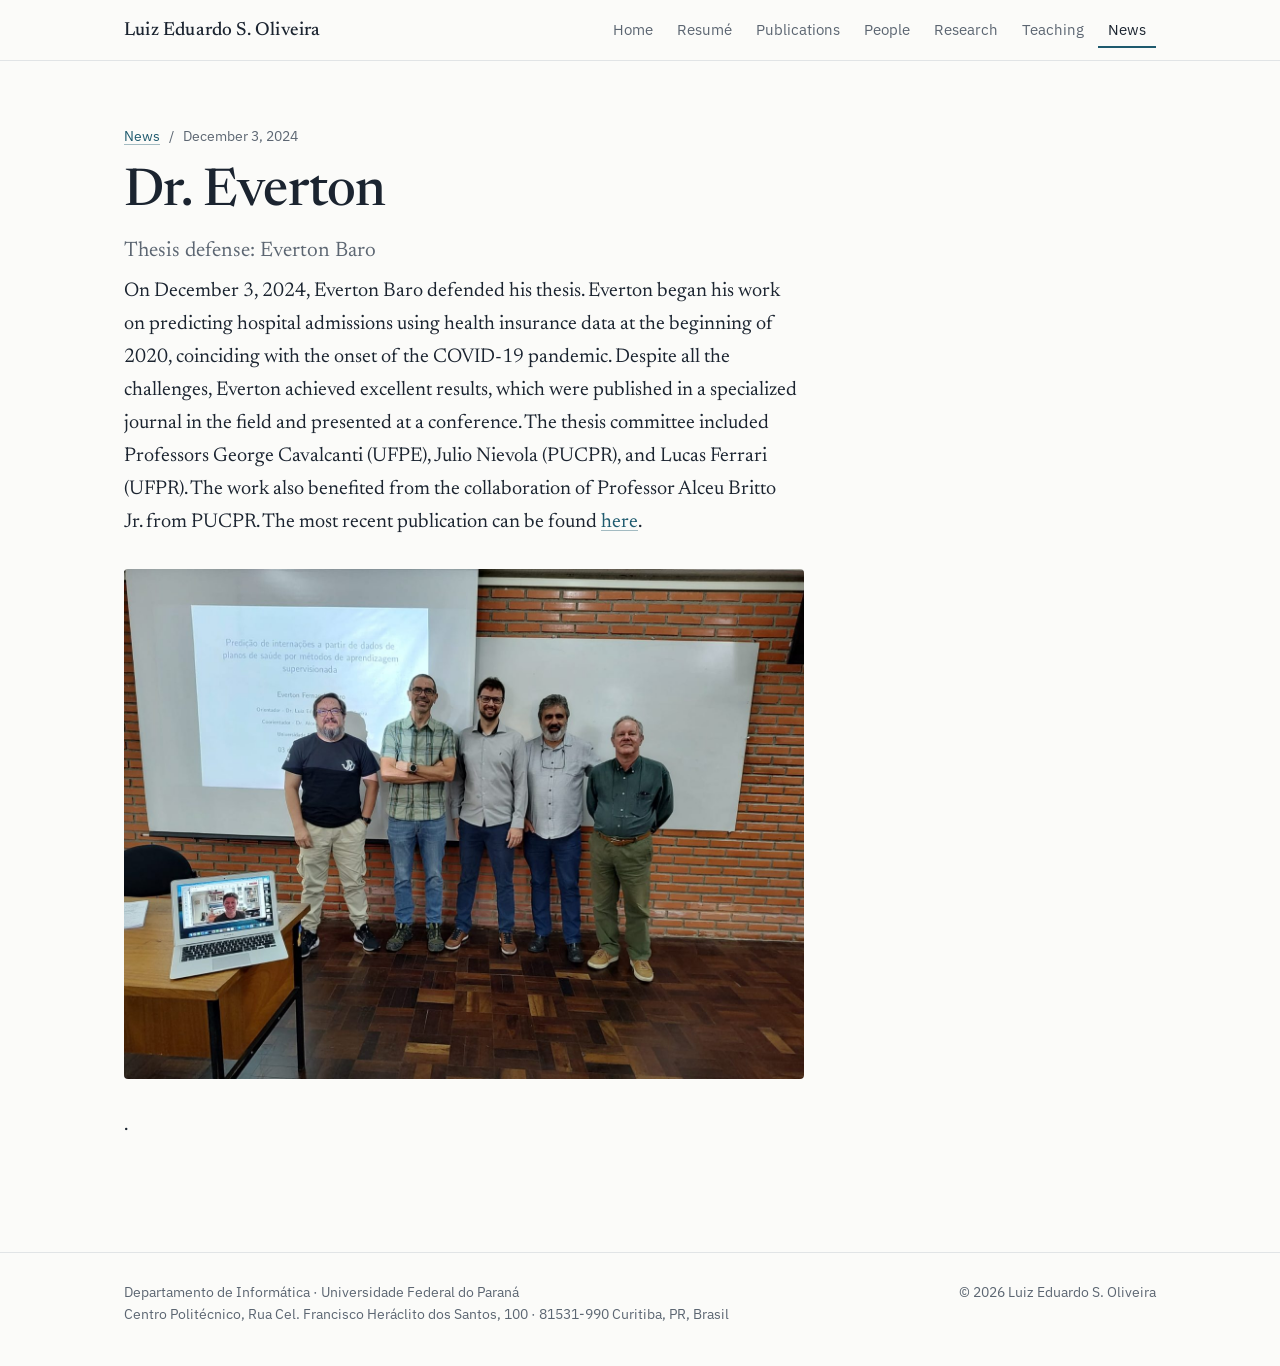
<file: posts/defesa_baro/post.html>
<!doctype html>
<html lang="en">
<head>
<meta charset="utf-8">
<meta name="viewport" content="width=device-width, initial-scale=1">
<title>Dr. Everton — Luiz Eduardo S. Oliveira</title>
<meta name="description" content="Thesis defense: Everton Baro">
<link rel="icon" href="../../assets/favicon.svg" type="image/svg+xml">
<link rel="preconnect" href="https://fonts.googleapis.com">
<link rel="preconnect" href="https://fonts.gstatic.com" crossorigin>
<link href="https://fonts.googleapis.com/css2?family=Newsreader:ital,opsz,wght@0,6..72,400;0,6..72,500;0,6..72,600;1,6..72,400&family=IBM+Plex+Sans:wght@400;500;600&display=swap" rel="stylesheet">
<link rel="stylesheet" href="../../assets/style.css">
</head>
<body>
<a class="skip" href="#content">Skip to content</a>
<div class="topbar">
  <div class="wrap topbar-in">
    <a class="brand" href="../../index.html">Luiz Eduardo S. Oliveira</a>
    <button class="menu-btn" aria-expanded="false" aria-controls="nav">Menu</button>
    <nav id="nav" aria-label="Main"><a href="../../index.html">Home</a><a href="../../about.html">Resumé</a><a href="../../papers.html">Publications</a><a href="../../people.html">People</a><a href="../../research.html">Research</a><a href="../../teaching.html">Teaching</a><a href="../../posts.html" aria-current=page>News</a></nav>
  </div>
</div>
<main id="content" class="wrap">
<article class="post">
<p class="post-meta"><a href="../../posts.html">News</a> <span aria-hidden="true">/</span> <time datetime="2024-12-03">December 3, 2024</time></p>
<h1 class="post-title">Dr. Everton</h1>
<p class="lead">Thesis defense: Everton Baro</p>
<div class="prose">

<p>On December 3, 2024, Everton Baro defended his thesis. Everton began his work on predicting hospital admissions using health insurance data at the beginning of 2020, coinciding with the onset of the COVID-19 pandemic. Despite all the challenges, Everton achieved excellent results, which were published in a specialized journal in the field and presented at a conference. The thesis committee included Professors George Cavalcanti (UFPE), Julio Nievola (PUCPR), and Lucas Ferrari (UFPR). The work also benefited from the collaboration of Professor Alceu Britto Jr. from PUCPR. The most recent publication can be found <a href="https://www.inf.ufpr.br/lesoliveira/download/MBEC2025.pdf" rel="noopener" target="_blank">here</a>.</p>
<p><img alt="Dr. Everton" class="" loading="lazy" src="cover.jpg"/></p>
<p>.</p>
</div>
</article>
</main>
<footer class="foot">
  <div class="wrap foot-in">
    <p>Departamento de Informática · Universidade Federal do Paraná<br>
    Centro Politécnico, Rua Cel. Francisco Heráclito dos Santos, 100 · 81531-990 Curitiba, PR, Brasil</p>
    <p>© 2026 Luiz Eduardo S. Oliveira</p>
  </div>
</footer>
<script src="../../assets/site.js"></script>
</body>
</html>
</file>
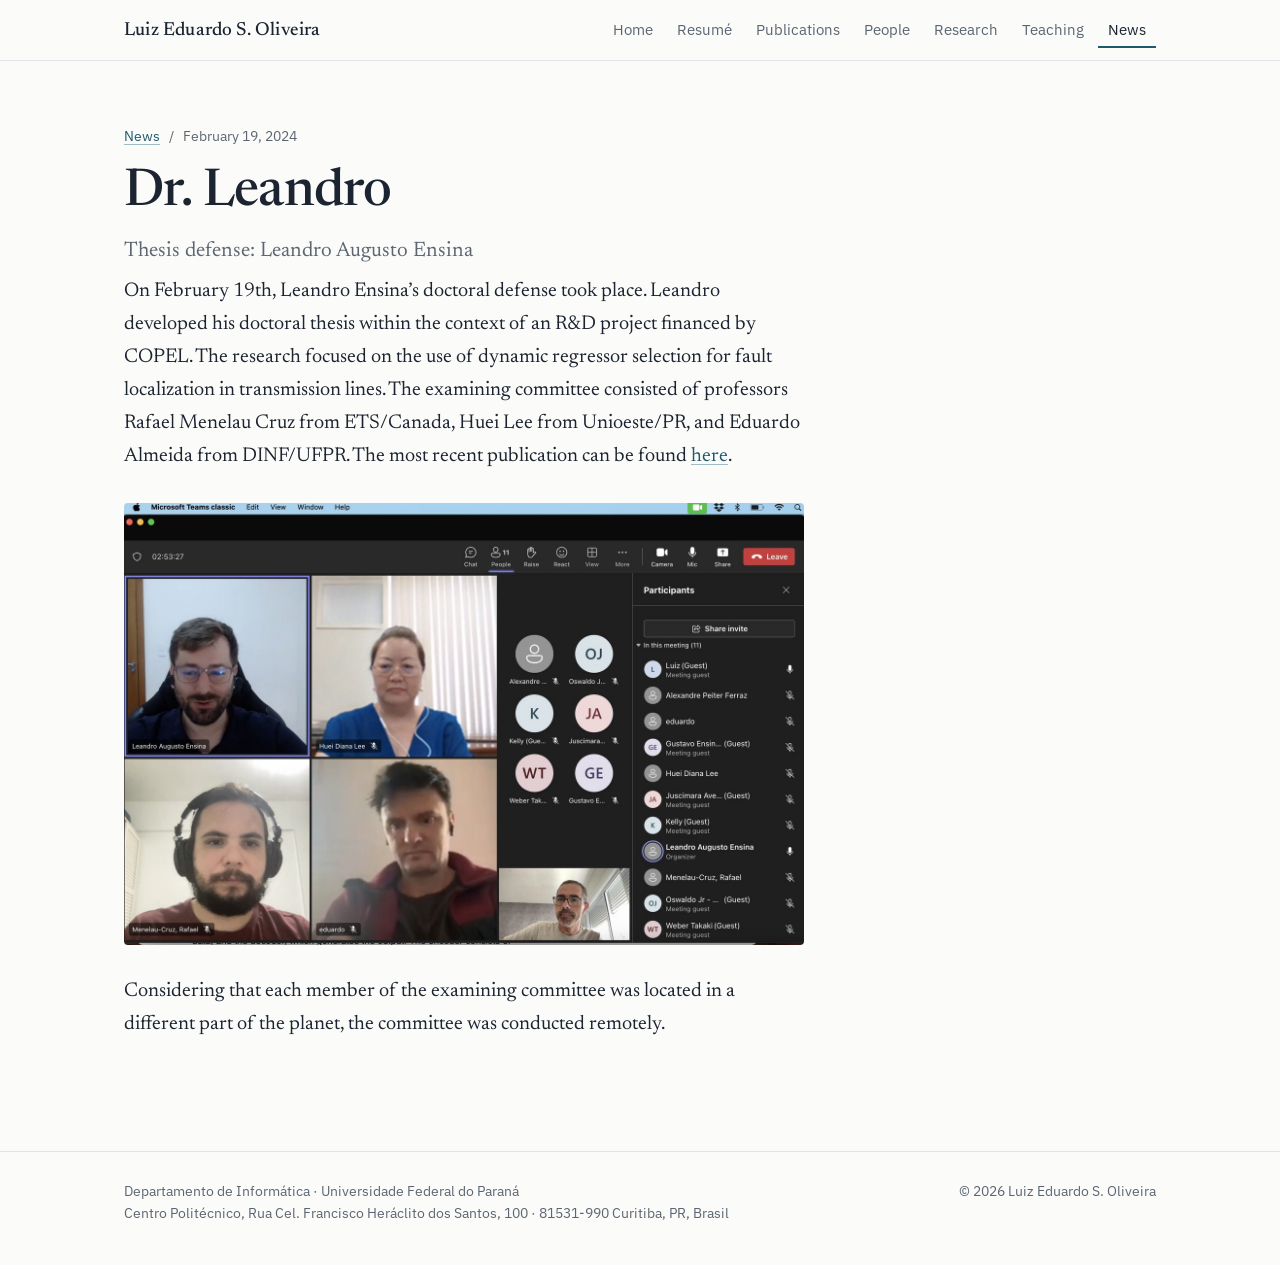
<file: posts/defesa_leandro/post.html>
<!doctype html>
<html lang="en">
<head>
<meta charset="utf-8">
<meta name="viewport" content="width=device-width, initial-scale=1">
<title>Dr. Leandro — Luiz Eduardo S. Oliveira</title>
<meta name="description" content="Thesis defense: Leandro Augusto Ensina">
<link rel="icon" href="../../assets/favicon.svg" type="image/svg+xml">
<link rel="preconnect" href="https://fonts.googleapis.com">
<link rel="preconnect" href="https://fonts.gstatic.com" crossorigin>
<link href="https://fonts.googleapis.com/css2?family=Newsreader:ital,opsz,wght@0,6..72,400;0,6..72,500;0,6..72,600;1,6..72,400&family=IBM+Plex+Sans:wght@400;500;600&display=swap" rel="stylesheet">
<link rel="stylesheet" href="../../assets/style.css">
</head>
<body>
<a class="skip" href="#content">Skip to content</a>
<div class="topbar">
  <div class="wrap topbar-in">
    <a class="brand" href="../../index.html">Luiz Eduardo S. Oliveira</a>
    <button class="menu-btn" aria-expanded="false" aria-controls="nav">Menu</button>
    <nav id="nav" aria-label="Main"><a href="../../index.html">Home</a><a href="../../about.html">Resumé</a><a href="../../papers.html">Publications</a><a href="../../people.html">People</a><a href="../../research.html">Research</a><a href="../../teaching.html">Teaching</a><a href="../../posts.html" aria-current=page>News</a></nav>
  </div>
</div>
<main id="content" class="wrap">
<article class="post">
<p class="post-meta"><a href="../../posts.html">News</a> <span aria-hidden="true">/</span> <time datetime="2024-02-19">February 19, 2024</time></p>
<h1 class="post-title">Dr. Leandro</h1>
<p class="lead">Thesis defense: Leandro Augusto Ensina</p>
<div class="prose">

<p>On February 19th, Leandro Ensina’s doctoral defense took place. Leandro developed his doctoral thesis within the context of an R&amp;D project financed by COPEL. The research focused on the use of dynamic regressor selection for fault localization in transmission lines. The examining committee consisted of professors Rafael Menelau Cruz from ETS/Canada, Huei Lee from Unioeste/PR, and Eduardo Almeida from DINF/UFPR. The most recent publication can be found <a href="https://www.inf.ufpr.br/lesoliveira/download/Ensina2024.pdf" rel="noopener" target="_blank">here</a>.</p>
<p><img alt="Dr. Leandro" class="" loading="lazy" src="cover.jpg"/></p>
<p>Considering that each member of the examining committee was located in a different part of the planet, the committee was conducted remotely.</p>
</div>
</article>
</main>
<footer class="foot">
  <div class="wrap foot-in">
    <p>Departamento de Informática · Universidade Federal do Paraná<br>
    Centro Politécnico, Rua Cel. Francisco Heráclito dos Santos, 100 · 81531-990 Curitiba, PR, Brasil</p>
    <p>© 2026 Luiz Eduardo S. Oliveira</p>
  </div>
</footer>
<script src="../../assets/site.js"></script>
</body>
</html>
</file>
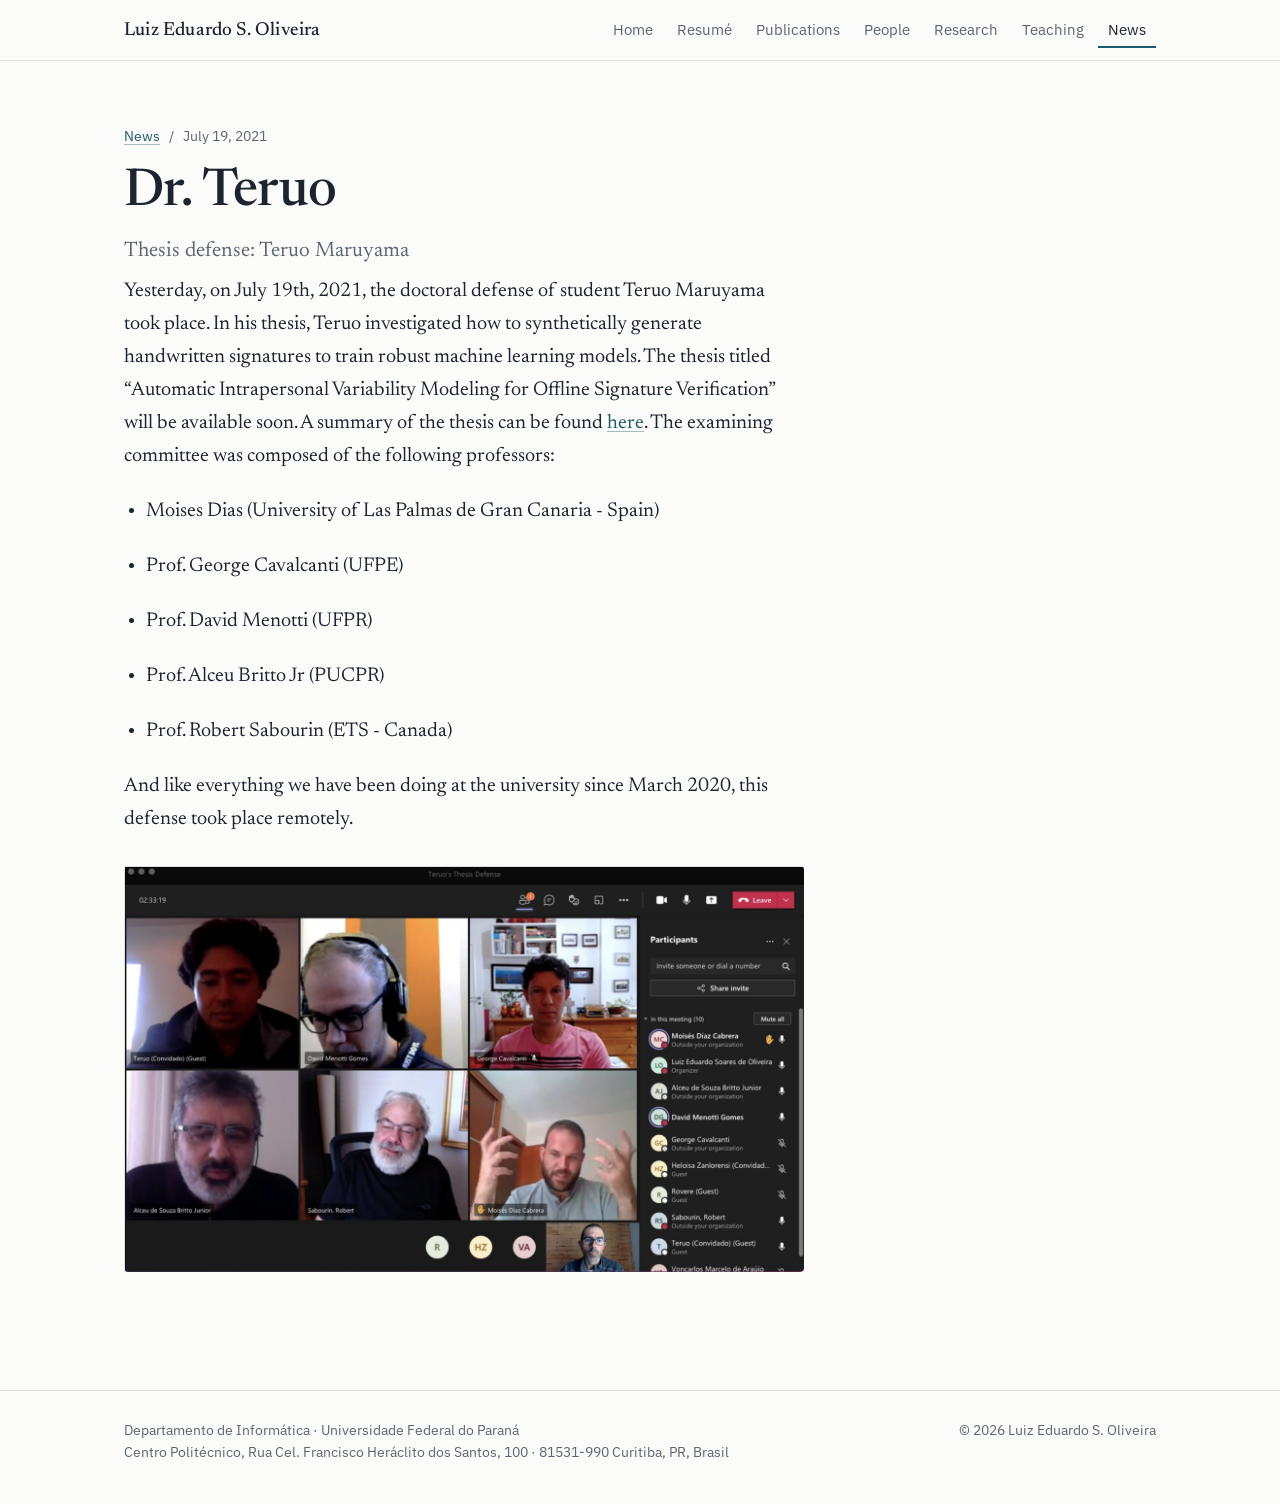
<file: posts/defesa_teruo/post.html>
<!doctype html>
<html lang="en">
<head>
<meta charset="utf-8">
<meta name="viewport" content="width=device-width, initial-scale=1">
<title>Dr. Teruo — Luiz Eduardo S. Oliveira</title>
<meta name="description" content="Thesis defense: Teruo Maruyama">
<link rel="icon" href="../../assets/favicon.svg" type="image/svg+xml">
<link rel="preconnect" href="https://fonts.googleapis.com">
<link rel="preconnect" href="https://fonts.gstatic.com" crossorigin>
<link href="https://fonts.googleapis.com/css2?family=Newsreader:ital,opsz,wght@0,6..72,400;0,6..72,500;0,6..72,600;1,6..72,400&family=IBM+Plex+Sans:wght@400;500;600&display=swap" rel="stylesheet">
<link rel="stylesheet" href="../../assets/style.css">
</head>
<body>
<a class="skip" href="#content">Skip to content</a>
<div class="topbar">
  <div class="wrap topbar-in">
    <a class="brand" href="../../index.html">Luiz Eduardo S. Oliveira</a>
    <button class="menu-btn" aria-expanded="false" aria-controls="nav">Menu</button>
    <nav id="nav" aria-label="Main"><a href="../../index.html">Home</a><a href="../../about.html">Resumé</a><a href="../../papers.html">Publications</a><a href="../../people.html">People</a><a href="../../research.html">Research</a><a href="../../teaching.html">Teaching</a><a href="../../posts.html" aria-current=page>News</a></nav>
  </div>
</div>
<main id="content" class="wrap">
<article class="post">
<p class="post-meta"><a href="../../posts.html">News</a> <span aria-hidden="true">/</span> <time datetime="2021-07-19">July 19, 2021</time></p>
<h1 class="post-title">Dr. Teruo</h1>
<p class="lead">Thesis defense: Teruo Maruyama</p>
<div class="prose">

<p>Yesterday, on July 19th, 2021, the doctoral defense of student Teruo Maruyama took place. In his thesis, Teruo investigated how to synthetically generate handwritten signatures to train robust machine learning models. The thesis titled “Automatic Intrapersonal Variability Modeling for Offline Signature Verification” will be available soon. A summary of the thesis can be found <a href="https://www.inf.ufpr.br/lesoliveira/download/Maruyama2021.pdf" rel="noopener" target="_blank">here</a>. The examining committee was composed of the following professors:</p>
<ul>
<li><p>Moises Dias (University of Las Palmas de Gran Canaria - Spain)</p></li>
<li><p>Prof. George Cavalcanti (UFPE)</p></li>
<li><p>Prof. David Menotti (UFPR)</p></li>
<li><p>Prof. Alceu Britto Jr (PUCPR)</p></li>
<li><p>Prof. Robert Sabourin (ETS - Canada)</p></li>
</ul>
<p>And like everything we have been doing at the university since March 2020, this defense took place remotely.</p>
<p><img alt="Dr. Teruo" class="" loading="lazy" src="cover.jpg"/></p>
</div>
</article>
</main>
<footer class="foot">
  <div class="wrap foot-in">
    <p>Departamento de Informática · Universidade Federal do Paraná<br>
    Centro Politécnico, Rua Cel. Francisco Heráclito dos Santos, 100 · 81531-990 Curitiba, PR, Brasil</p>
    <p>© 2026 Luiz Eduardo S. Oliveira</p>
  </div>
</footer>
<script src="../../assets/site.js"></script>
</body>
</html>
</file>
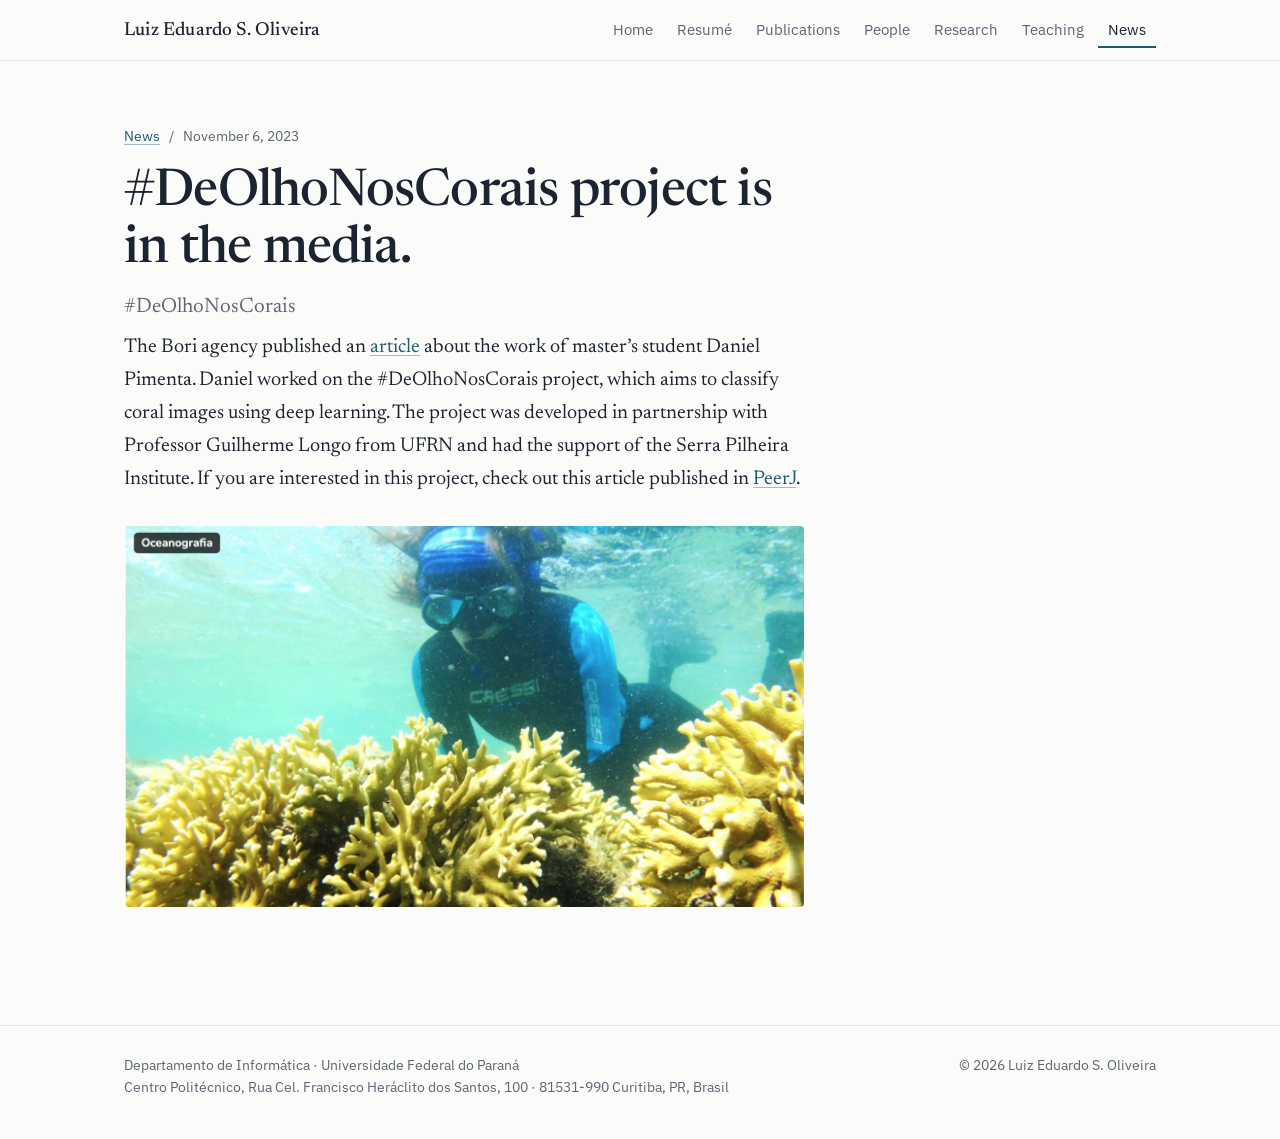
<file: posts/deolhonoscorais/post.html>
<!doctype html>
<html lang="en">
<head>
<meta charset="utf-8">
<meta name="viewport" content="width=device-width, initial-scale=1">
<title>#DeOlhoNosCorais project is in the media. — Luiz Eduardo S. Oliveira</title>
<meta name="description" content="#DeOlhoNosCorais">
<link rel="icon" href="../../assets/favicon.svg" type="image/svg+xml">
<link rel="preconnect" href="https://fonts.googleapis.com">
<link rel="preconnect" href="https://fonts.gstatic.com" crossorigin>
<link href="https://fonts.googleapis.com/css2?family=Newsreader:ital,opsz,wght@0,6..72,400;0,6..72,500;0,6..72,600;1,6..72,400&family=IBM+Plex+Sans:wght@400;500;600&display=swap" rel="stylesheet">
<link rel="stylesheet" href="../../assets/style.css">
</head>
<body>
<a class="skip" href="#content">Skip to content</a>
<div class="topbar">
  <div class="wrap topbar-in">
    <a class="brand" href="../../index.html">Luiz Eduardo S. Oliveira</a>
    <button class="menu-btn" aria-expanded="false" aria-controls="nav">Menu</button>
    <nav id="nav" aria-label="Main"><a href="../../index.html">Home</a><a href="../../about.html">Resumé</a><a href="../../papers.html">Publications</a><a href="../../people.html">People</a><a href="../../research.html">Research</a><a href="../../teaching.html">Teaching</a><a href="../../posts.html" aria-current=page>News</a></nav>
  </div>
</div>
<main id="content" class="wrap">
<article class="post">
<p class="post-meta"><a href="../../posts.html">News</a> <span aria-hidden="true">/</span> <time datetime="2023-11-06">November 6, 2023</time></p>
<h1 class="post-title">#DeOlhoNosCorais project is in the media.</h1>
<p class="lead">#DeOlhoNosCorais</p>
<div class="prose">

<p>The Bori agency published an <a href="https://abori.com.br/oceanografia/inteligencia-artificial-e-redes-sociais-podem-ajudar-a-monitorar-corais-na-costa-brasileira-aponta-estudo" rel="noopener" target="_blank">article</a> about the work of master’s student Daniel Pimenta. Daniel worked on the #DeOlhoNosCorais project, which aims to classify coral images using deep learning. The project was developed in partnership with Professor Guilherme Longo from UFRN and had the support of the Serra Pilheira Institute. If you are interested in this project, check out this article published in <a href="https://peerj.com/articles/16219/" rel="noopener" target="_blank">PeerJ</a>.</p>
<p><img alt="#DeOlhoNosCorais project is in the media." class="" loading="lazy" src="cover.jpg"/></p>
</div>
</article>
</main>
<footer class="foot">
  <div class="wrap foot-in">
    <p>Departamento de Informática · Universidade Federal do Paraná<br>
    Centro Politécnico, Rua Cel. Francisco Heráclito dos Santos, 100 · 81531-990 Curitiba, PR, Brasil</p>
    <p>© 2026 Luiz Eduardo S. Oliveira</p>
  </div>
</footer>
<script src="../../assets/site.js"></script>
</body>
</html>
</file>
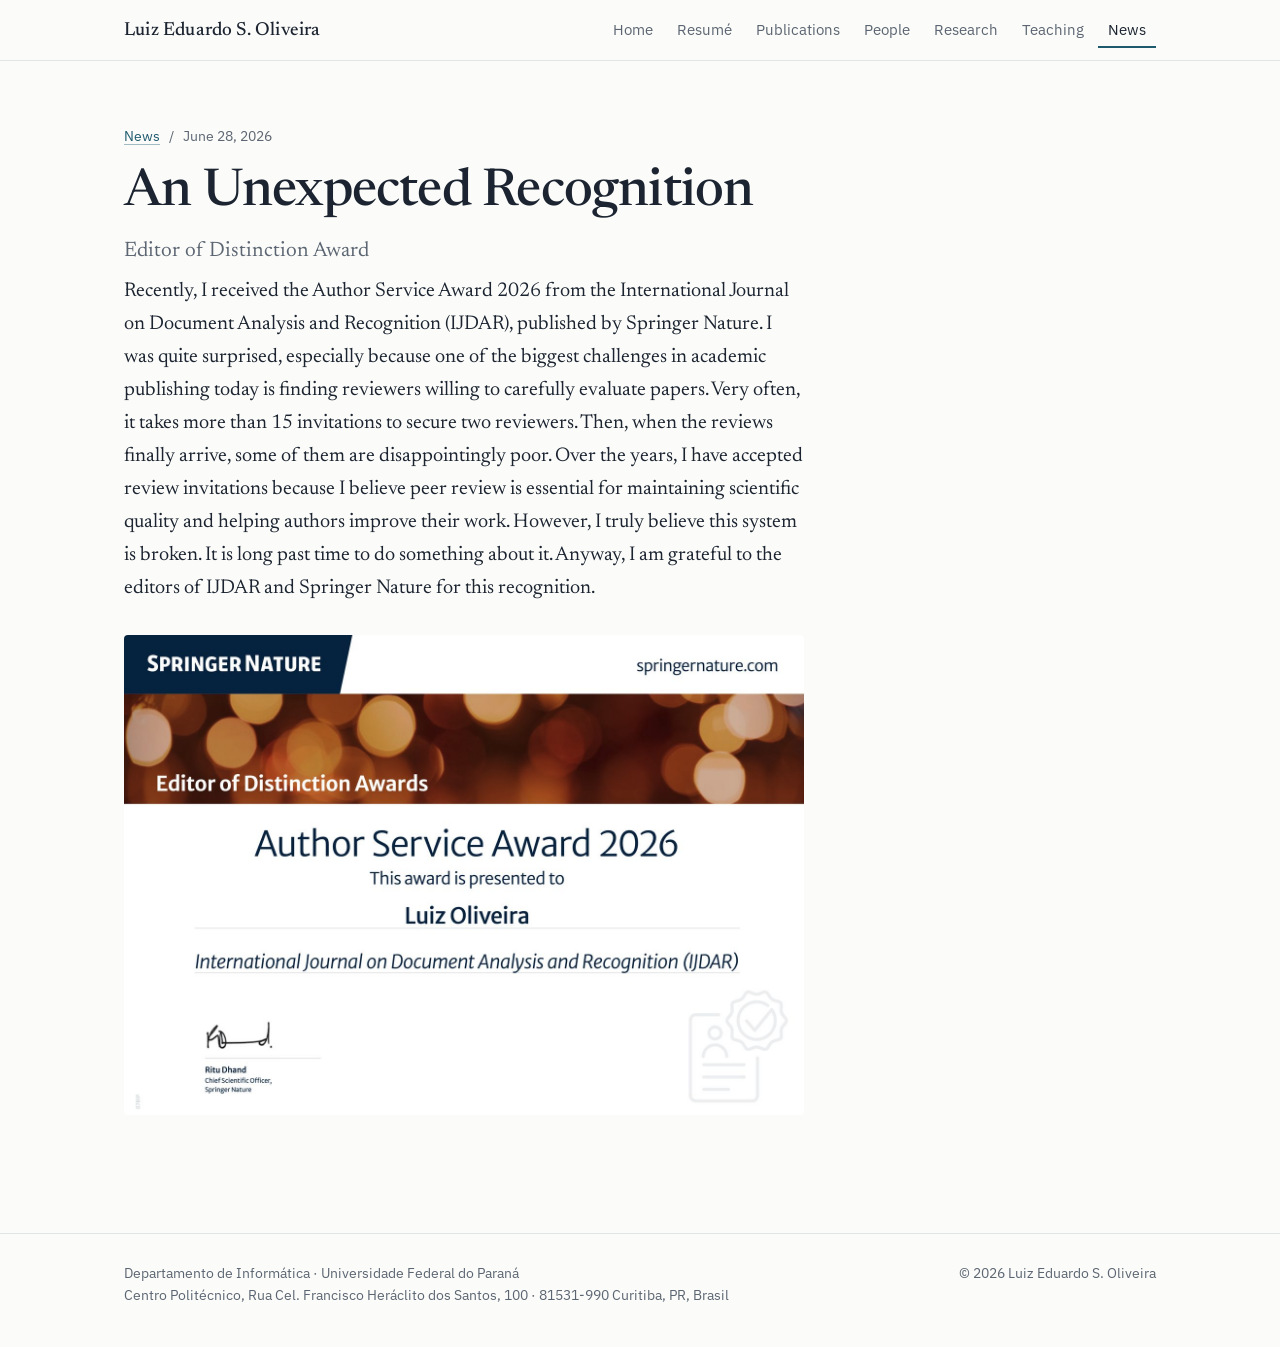
<file: posts/ijdar/post.html>
<!doctype html>
<html lang="en">
<head>
<meta charset="utf-8">
<meta name="viewport" content="width=device-width, initial-scale=1">
<title>An Unexpected Recognition — Luiz Eduardo S. Oliveira</title>
<meta name="description" content="Editor of Distinction Award">
<link rel="icon" href="../../assets/favicon.svg" type="image/svg+xml">
<link rel="preconnect" href="https://fonts.googleapis.com">
<link rel="preconnect" href="https://fonts.gstatic.com" crossorigin>
<link href="https://fonts.googleapis.com/css2?family=Newsreader:ital,opsz,wght@0,6..72,400;0,6..72,500;0,6..72,600;1,6..72,400&family=IBM+Plex+Sans:wght@400;500;600&display=swap" rel="stylesheet">
<link rel="stylesheet" href="../../assets/style.css">
</head>
<body>
<a class="skip" href="#content">Skip to content</a>
<div class="topbar">
  <div class="wrap topbar-in">
    <a class="brand" href="../../index.html">Luiz Eduardo S. Oliveira</a>
    <button class="menu-btn" aria-expanded="false" aria-controls="nav">Menu</button>
    <nav id="nav" aria-label="Main"><a href="../../index.html">Home</a><a href="../../about.html">Resumé</a><a href="../../papers.html">Publications</a><a href="../../people.html">People</a><a href="../../research.html">Research</a><a href="../../teaching.html">Teaching</a><a href="../../posts.html" aria-current=page>News</a></nav>
  </div>
</div>
<main id="content" class="wrap">
<article class="post">
<p class="post-meta"><a href="../../posts.html">News</a> <span aria-hidden="true">/</span> <time datetime="2026-06-28">June 28, 2026</time></p>
<h1 class="post-title">An Unexpected Recognition</h1>
<p class="lead">Editor of Distinction Award</p>
<div class="prose">

<p>Recently, I received the Author Service Award 2026 from the International Journal on Document Analysis and Recognition (IJDAR), published by Springer Nature. I was quite surprised, especially because one of the biggest challenges in academic publishing today is finding reviewers willing to carefully evaluate papers. Very often, it takes more than 15 invitations to secure two reviewers. Then, when the reviews finally arrive, some of them are disappointingly poor. Over the years, I have accepted review invitations because I believe peer review is essential for maintaining scientific quality and helping authors improve their work. However, I truly believe this system is broken. It is long past time to do something about it. Anyway, I am grateful to the editors of IJDAR and Springer Nature for this recognition.</p>
<p><img alt="An Unexpected Recognition" class="" loading="lazy" role="img" src="cover.jpg"/></p>
</div>
</article>
</main>
<footer class="foot">
  <div class="wrap foot-in">
    <p>Departamento de Informática · Universidade Federal do Paraná<br>
    Centro Politécnico, Rua Cel. Francisco Heráclito dos Santos, 100 · 81531-990 Curitiba, PR, Brasil</p>
    <p>© 2026 Luiz Eduardo S. Oliveira</p>
  </div>
</footer>
<script src="../../assets/site.js"></script>
</body>
</html>
</file>
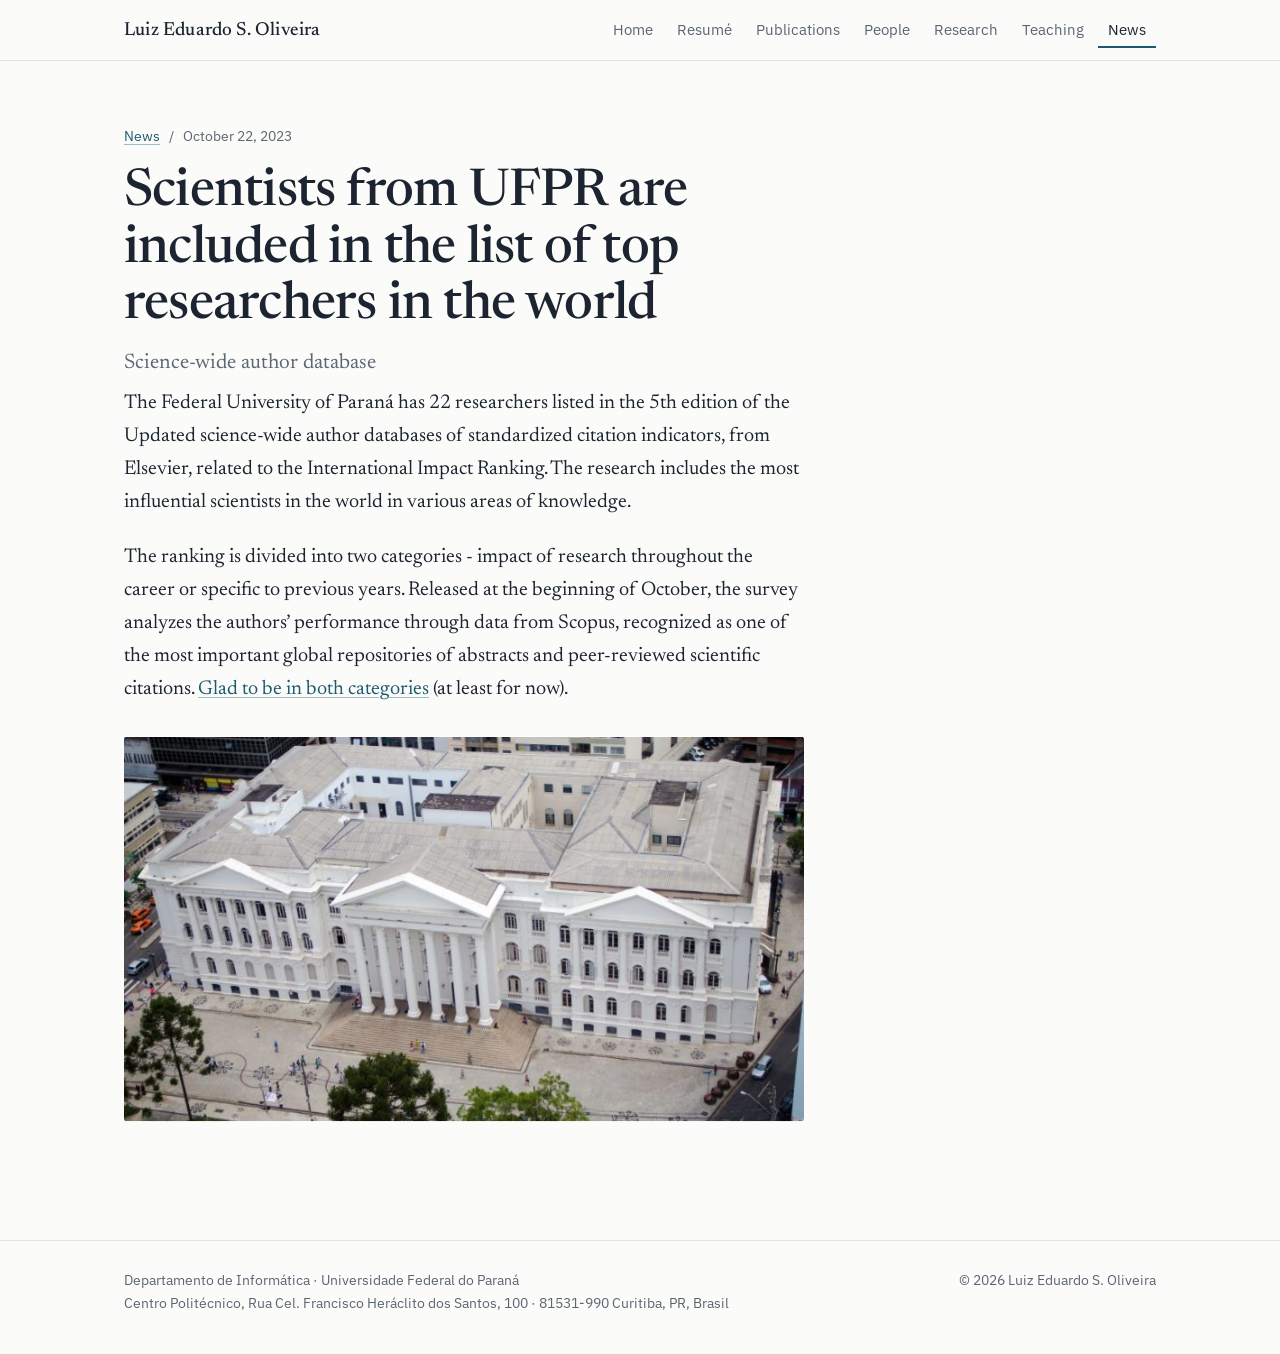
<file: posts/noticaufpr23/post.html>
<!doctype html>
<html lang="en">
<head>
<meta charset="utf-8">
<meta name="viewport" content="width=device-width, initial-scale=1">
<title>Scientists from UFPR are included in the list of top researchers in the world — Luiz Eduardo S. Oliveira</title>
<meta name="description" content="Science-wide author database">
<link rel="icon" href="../../assets/favicon.svg" type="image/svg+xml">
<link rel="preconnect" href="https://fonts.googleapis.com">
<link rel="preconnect" href="https://fonts.gstatic.com" crossorigin>
<link href="https://fonts.googleapis.com/css2?family=Newsreader:ital,opsz,wght@0,6..72,400;0,6..72,500;0,6..72,600;1,6..72,400&family=IBM+Plex+Sans:wght@400;500;600&display=swap" rel="stylesheet">
<link rel="stylesheet" href="../../assets/style.css">
</head>
<body>
<a class="skip" href="#content">Skip to content</a>
<div class="topbar">
  <div class="wrap topbar-in">
    <a class="brand" href="../../index.html">Luiz Eduardo S. Oliveira</a>
    <button class="menu-btn" aria-expanded="false" aria-controls="nav">Menu</button>
    <nav id="nav" aria-label="Main"><a href="../../index.html">Home</a><a href="../../about.html">Resumé</a><a href="../../papers.html">Publications</a><a href="../../people.html">People</a><a href="../../research.html">Research</a><a href="../../teaching.html">Teaching</a><a href="../../posts.html" aria-current=page>News</a></nav>
  </div>
</div>
<main id="content" class="wrap">
<article class="post">
<p class="post-meta"><a href="../../posts.html">News</a> <span aria-hidden="true">/</span> <time datetime="2023-10-22">October 22, 2023</time></p>
<h1 class="post-title">Scientists from UFPR are included in the list of top researchers in the world</h1>
<p class="lead">Science-wide author database</p>
<div class="prose">

<p>The Federal University of Paraná has 22 researchers listed in the 5th edition of the Updated science-wide author databases of standardized citation indicators, from Elsevier, related to the International Impact Ranking. The research includes the most influential scientists in the world in various areas of knowledge.</p>
<p>The ranking is divided into two categories - impact of research throughout the career or specific to previous years. Released at the beginning of October, the survey analyzes the authors’ performance through data from Scopus, recognized as one of the most important global repositories of abstracts and peer-reviewed scientific citations. <a href="https://ufpr.br/cientistas-da-ufpr-integram-lista-de-melhores-pesquisadores-do-mundo/" rel="noopener" target="_blank">Glad to be in both categories</a> (at least for now).</p>
<p><img alt="Scientists from UFPR are included in the list of top researchers in the world" class="" loading="lazy" src="cover.jpg"/></p>
</div>
</article>
</main>
<footer class="foot">
  <div class="wrap foot-in">
    <p>Departamento de Informática · Universidade Federal do Paraná<br>
    Centro Politécnico, Rua Cel. Francisco Heráclito dos Santos, 100 · 81531-990 Curitiba, PR, Brasil</p>
    <p>© 2026 Luiz Eduardo S. Oliveira</p>
  </div>
</footer>
<script src="../../assets/site.js"></script>
</body>
</html>
</file>
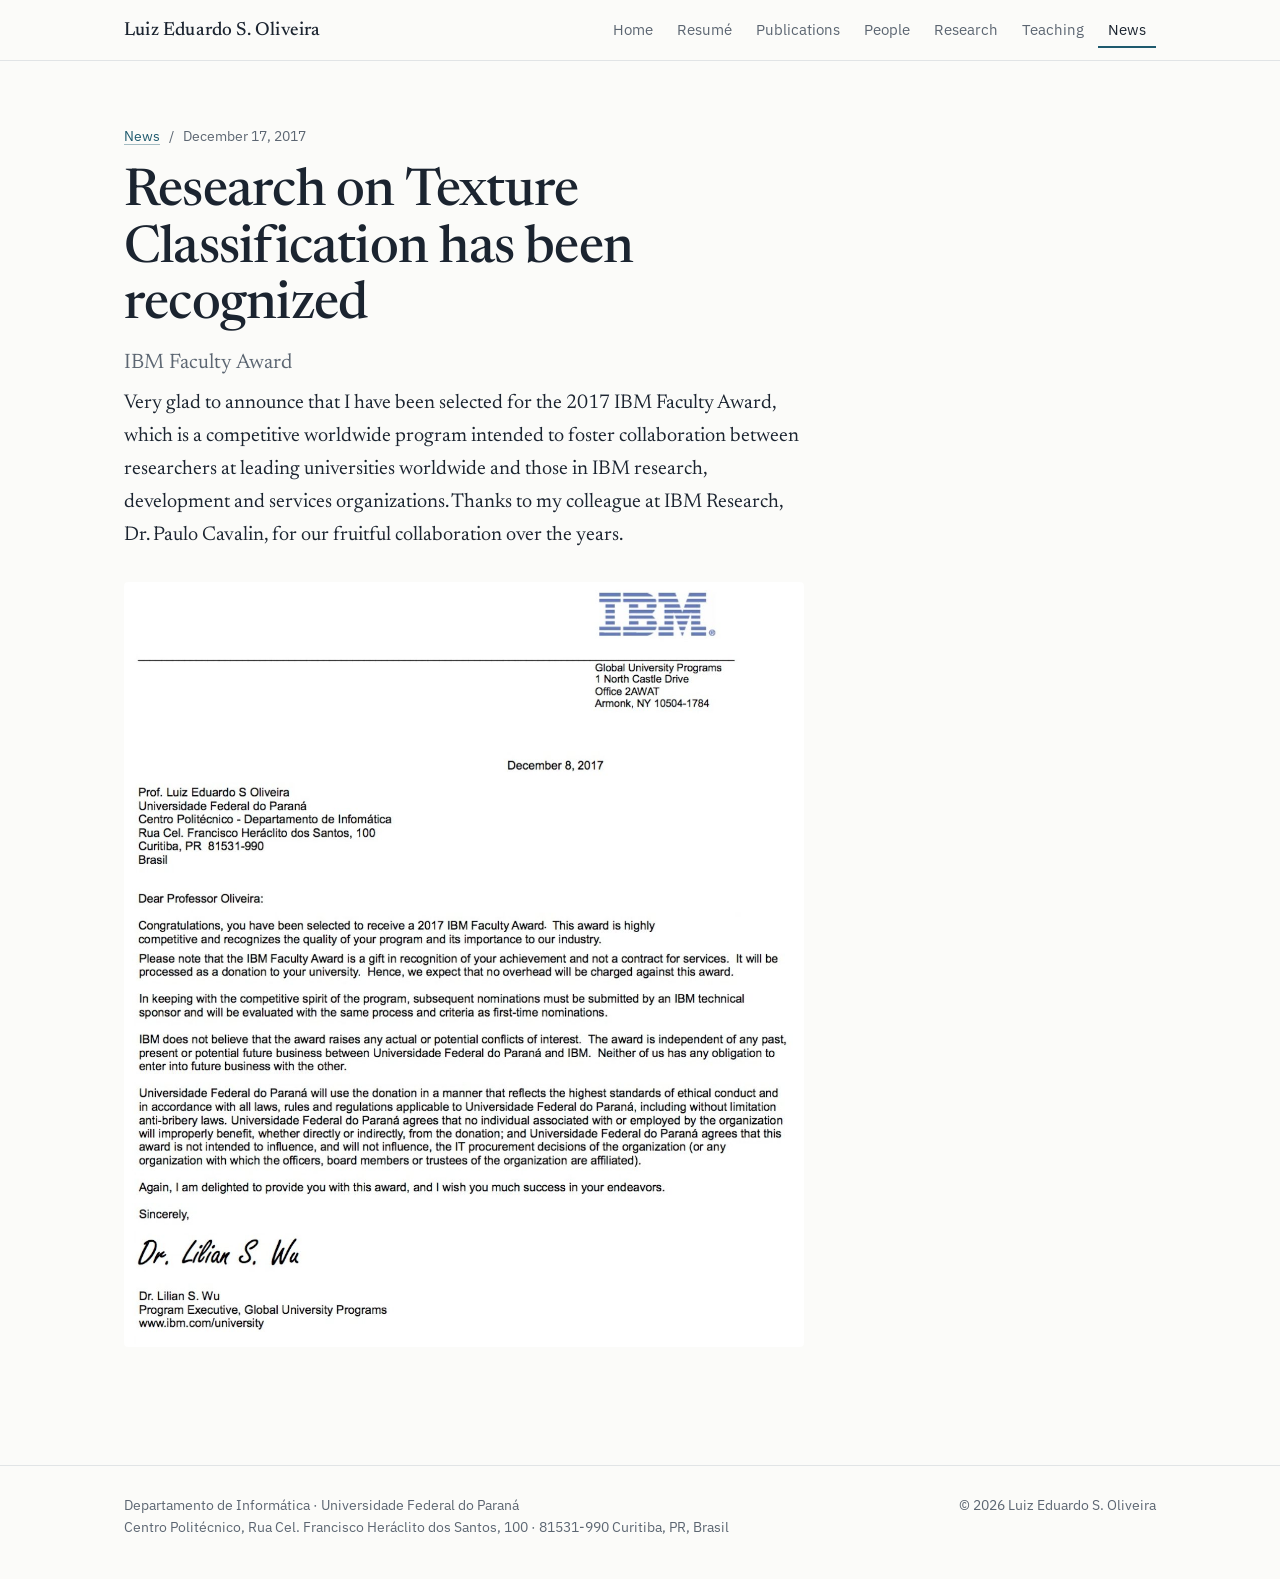
<file: posts/premioibm/post.html>
<!doctype html>
<html lang="en">
<head>
<meta charset="utf-8">
<meta name="viewport" content="width=device-width, initial-scale=1">
<title>Research on Texture Classification has been recognized — Luiz Eduardo S. Oliveira</title>
<meta name="description" content="IBM Faculty Award">
<link rel="icon" href="../../assets/favicon.svg" type="image/svg+xml">
<link rel="preconnect" href="https://fonts.googleapis.com">
<link rel="preconnect" href="https://fonts.gstatic.com" crossorigin>
<link href="https://fonts.googleapis.com/css2?family=Newsreader:ital,opsz,wght@0,6..72,400;0,6..72,500;0,6..72,600;1,6..72,400&family=IBM+Plex+Sans:wght@400;500;600&display=swap" rel="stylesheet">
<link rel="stylesheet" href="../../assets/style.css">
</head>
<body>
<a class="skip" href="#content">Skip to content</a>
<div class="topbar">
  <div class="wrap topbar-in">
    <a class="brand" href="../../index.html">Luiz Eduardo S. Oliveira</a>
    <button class="menu-btn" aria-expanded="false" aria-controls="nav">Menu</button>
    <nav id="nav" aria-label="Main"><a href="../../index.html">Home</a><a href="../../about.html">Resumé</a><a href="../../papers.html">Publications</a><a href="../../people.html">People</a><a href="../../research.html">Research</a><a href="../../teaching.html">Teaching</a><a href="../../posts.html" aria-current=page>News</a></nav>
  </div>
</div>
<main id="content" class="wrap">
<article class="post">
<p class="post-meta"><a href="../../posts.html">News</a> <span aria-hidden="true">/</span> <time datetime="2017-12-17">December 17, 2017</time></p>
<h1 class="post-title">Research on Texture Classification has been recognized</h1>
<p class="lead">IBM Faculty Award</p>
<div class="prose">

<p>Very glad to announce that I have been selected for the 2017 IBM Faculty Award, which is a competitive worldwide program intended to foster collaboration between researchers at leading universities worldwide and those in IBM research, development and services organizations. Thanks to my colleague at IBM Research, Dr. Paulo Cavalin, for our fruitful collaboration over the years.</p>
<p><img alt="Research on Texture Classification has been recognized" class="" loading="lazy" src="cover.jpg"/></p>
</div>
</article>
</main>
<footer class="foot">
  <div class="wrap foot-in">
    <p>Departamento de Informática · Universidade Federal do Paraná<br>
    Centro Politécnico, Rua Cel. Francisco Heráclito dos Santos, 100 · 81531-990 Curitiba, PR, Brasil</p>
    <p>© 2026 Luiz Eduardo S. Oliveira</p>
  </div>
</footer>
<script src="../../assets/site.js"></script>
</body>
</html>
</file>
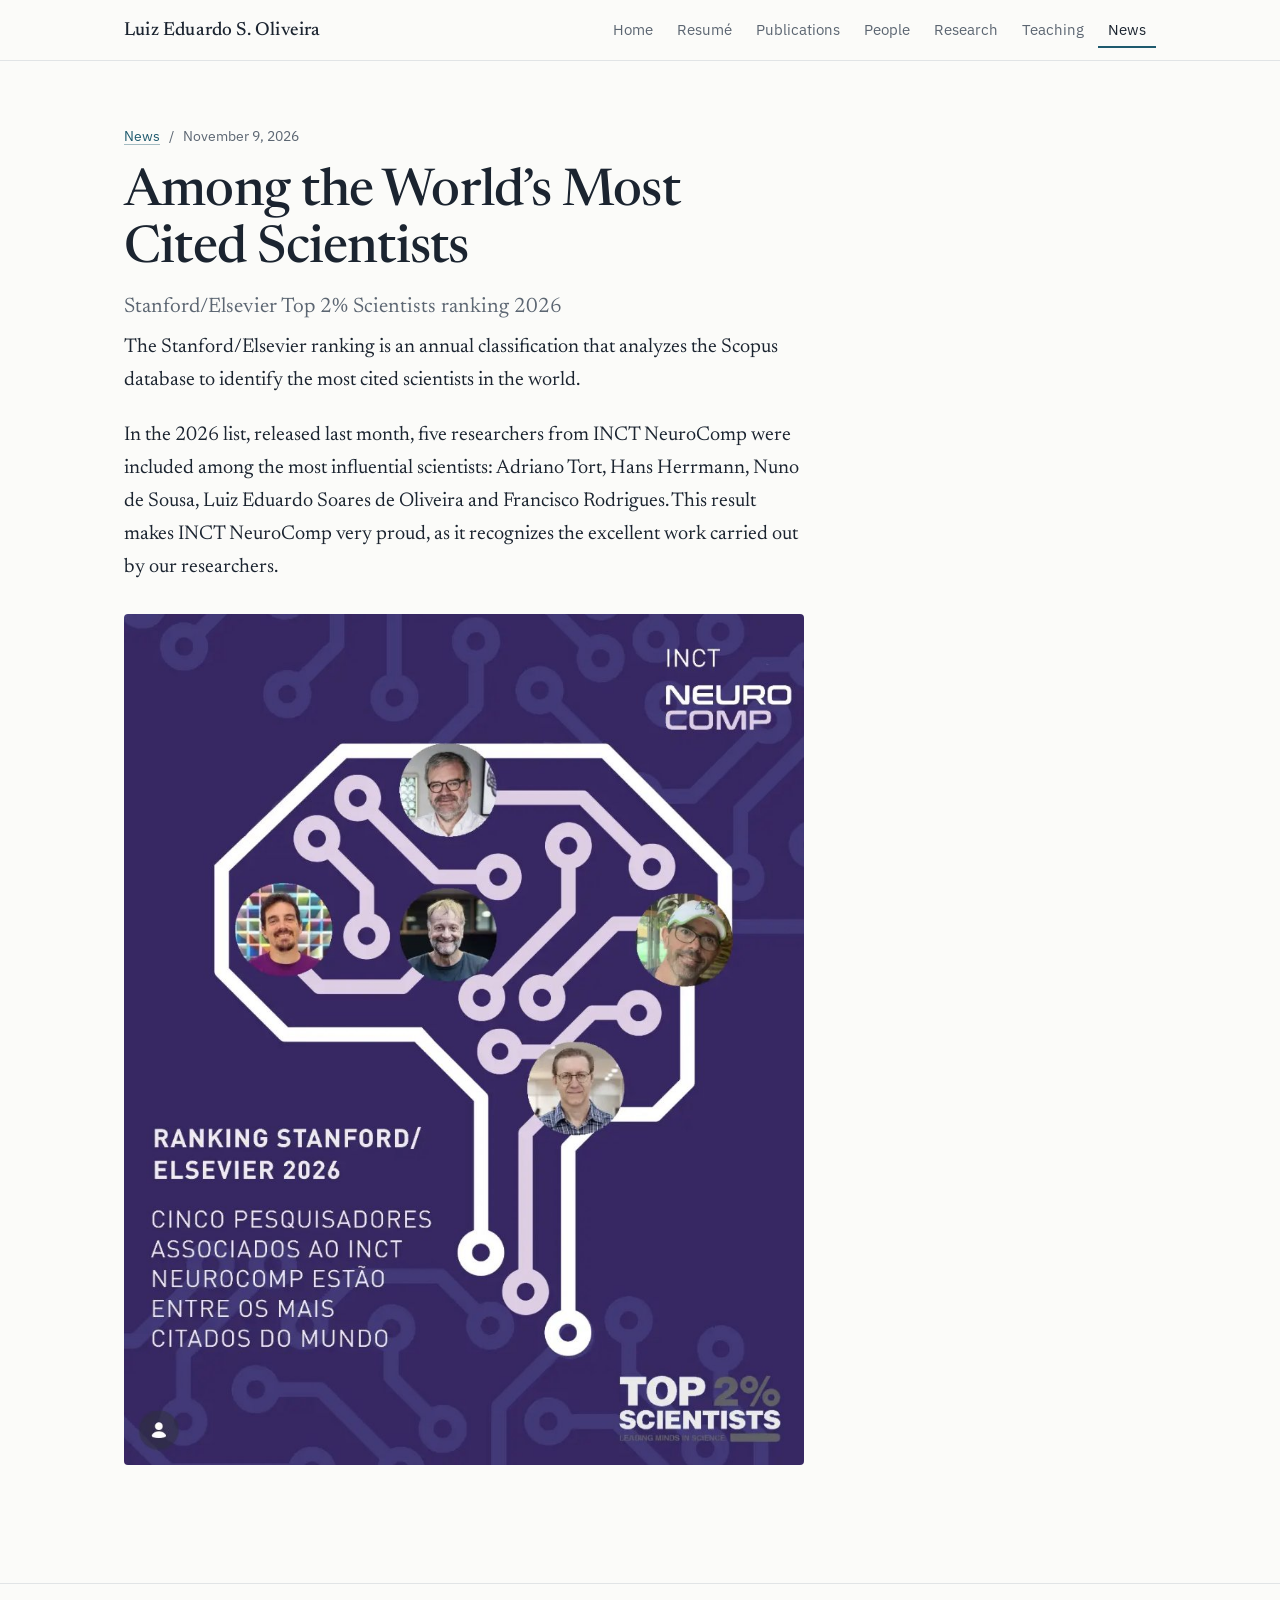
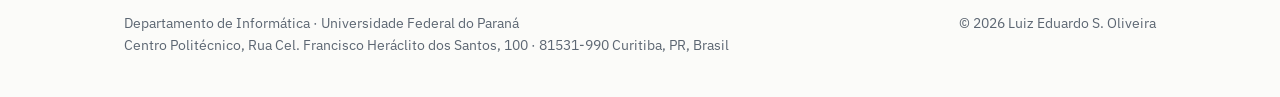
<file: posts/top2_2026/post.html>
<!doctype html>
<html lang="en">
<head>
<meta charset="utf-8">
<meta name="viewport" content="width=device-width, initial-scale=1">
<title>Among the World&#8217;s Most Cited Scientists — Luiz Eduardo S. Oliveira</title>
<meta name="description" content="Stanford/Elsevier Top 2% Scientists ranking 2026">
<link rel="icon" href="../../assets/favicon.svg" type="image/svg+xml">
<link rel="preconnect" href="https://fonts.googleapis.com">
<link rel="preconnect" href="https://fonts.gstatic.com" crossorigin>
<link href="https://fonts.googleapis.com/css2?family=Newsreader:ital,opsz,wght@0,6..72,400;0,6..72,500;0,6..72,600;1,6..72,400&family=IBM+Plex+Sans:wght@400;500;600&display=swap" rel="stylesheet">
<link rel="stylesheet" href="../../assets/style.css">
</head>
<body>
<a class="skip" href="#content">Skip to content</a>
<div class="topbar">
  <div class="wrap topbar-in">
    <a class="brand" href="../../index.html">Luiz Eduardo S. Oliveira</a>
    <button class="menu-btn" aria-expanded="false" aria-controls="nav">Menu</button>
    <nav id="nav" aria-label="Main"><a href="../../index.html">Home</a><a href="../../about.html">Resumé</a><a href="../../papers.html">Publications</a><a href="../../people.html">People</a><a href="../../research.html">Research</a><a href="../../teaching.html">Teaching</a><a href="../../posts.html" aria-current=page>News</a></nav>
  </div>
</div>
<main id="content" class="wrap">
<article class="post">
<p class="post-meta"><a href="../../posts.html">News</a> <span aria-hidden="true">/</span> <time datetime="2026-11-09">November 9, 2026</time></p>
<h1 class="post-title">Among the World&#8217;s Most Cited Scientists</h1>
<p class="lead">Stanford/Elsevier Top 2% Scientists ranking 2026</p>
<div class="prose">
<p>The Stanford/Elsevier ranking is an annual classification that analyzes the Scopus database to identify the most cited scientists in the world.</p>
<p>In the 2026 list, released last month, five researchers from INCT NeuroComp were included among the most influential scientists: Adriano Tort, Hans Herrmann, Nuno de Sousa, Luiz Eduardo Soares de Oliveira and Francisco Rodrigues. This result makes INCT NeuroComp very proud, as it recognizes the excellent work carried out by our researchers.</p>
<p><img alt="INCT NeuroComp announcement: five associated researchers in the Stanford/Elsevier 2026 ranking of the world&#8217;s most cited scientists" loading="lazy" src="cover.jpg"/></p>
</div>
</article>
</main>
<footer class="foot">
  <div class="wrap foot-in">
    <p>Departamento de Informática · Universidade Federal do Paraná<br>
    Centro Politécnico, Rua Cel. Francisco Heráclito dos Santos, 100 · 81531-990 Curitiba, PR, Brasil</p>
    <p>© 2026 Luiz Eduardo S. Oliveira</p>
  </div>
</footer>
<script src="../../assets/site.js"></script>
</body>
</html>
</file>
<file: assets/style.css>
/* lesoliveira.github.io — site stylesheet */
:root {
  --paper: #fbfbf9;
  --paper-2: #f2f4f3;
  --ink: #1b2430;
  --muted: #5c6672;
  --rule: #e1e4e6;
  --accent: #1e5a6e;
  --accent-ink: #164555;
  --accent-soft: #e5eef0;
  --dr: #6b4e16;
  --dr-soft: #f4ecdc;
  --serif: "Newsreader", Georgia, "Times New Roman", serif;
  --sans: "IBM Plex Sans", system-ui, -apple-system, "Segoe UI", sans-serif;
  --measure: 68ch;
  --wrap: 1080px;
  color-scheme: light;
}
@media (prefers-color-scheme: dark) {
  :root:not([data-theme="light"]) {
    --paper: #13181d; --paper-2: #1a2027; --ink: #e5e8eb; --muted: #9aa4ae; --rule: #2a323a;
    --accent: #86bccb; --accent-ink: #a9d2dd; --accent-soft: #1d2d33; --dr: #e0c48c; --dr-soft: #2e281c;
    color-scheme: dark;
  }
}
:root[data-theme="dark"] {
  --paper: #13181d; --paper-2: #1a2027; --ink: #e5e8eb; --muted: #9aa4ae; --rule: #2a323a;
  --accent: #86bccb; --accent-ink: #a9d2dd; --accent-soft: #1d2d33; --dr: #e0c48c; --dr-soft: #2e281c;
  color-scheme: dark;
}

*, *::before, *::after { box-sizing: border-box; }
html { -webkit-text-size-adjust: 100%; }
body {
  margin: 0; background: var(--paper); color: var(--ink);
  font: 400 17px/1.6 var(--sans);
  text-rendering: optimizeLegibility; -webkit-font-smoothing: antialiased;
}
img { max-width: 100%; height: auto; display: block; }
a { color: var(--accent); text-decoration-thickness: 1px; text-underline-offset: 3px; text-decoration-color: color-mix(in srgb, var(--accent) 40%, transparent); }
a:hover { color: var(--accent-ink); text-decoration-color: currentColor; }
:focus-visible { outline: 2px solid var(--accent); outline-offset: 3px; border-radius: 2px; }
.skip { position: absolute; left: -999px; top: 8px; background: var(--ink); color: var(--paper); padding: 8px 12px; z-index: 10; }
.skip:focus { left: 8px; }
.sr { position: absolute; width: 1px; height: 1px; overflow: hidden; clip: rect(0 0 0 0); white-space: nowrap; }

.wrap { max-width: var(--wrap); margin: 0 auto; padding: 0 24px; }

/* ---------- top bar */
.topbar { border-bottom: 1px solid var(--rule); background: color-mix(in srgb, var(--paper) 92%, transparent); backdrop-filter: blur(8px); position: sticky; top: 0; z-index: 5; }
.topbar-in { display: flex; align-items: center; gap: 24px; min-height: 60px; }
.brand { font: 500 19px/1 var(--serif); color: var(--ink); text-decoration: none; letter-spacing: .01em; margin-right: auto; }
#nav { display: flex; gap: 4px; flex-wrap: wrap; }
#nav a { font-size: 15px; color: var(--muted); text-decoration: none; padding: 6px 10px; border-radius: 6px; }
#nav a:hover { color: var(--ink); background: var(--paper-2); }
#nav a[aria-current] { color: var(--ink); box-shadow: inset 0 -2px 0 var(--accent); border-radius: 0; }
.menu-btn { display: none; }

/* ---------- page heads */
main.wrap { padding-top: 64px; padding-bottom: 88px; min-height: 60vh; }
.page-head { max-width: var(--measure); margin-bottom: 40px; }
.page-head h1, .post-title {
  font: 500 clamp(36px, 5vw, 52px)/1.08 var(--serif); letter-spacing: -.015em; margin: 0 0 14px;
}
.lead { font: 400 21px/1.5 var(--serif); color: var(--muted); margin: 0 0 8px; max-width: var(--measure); }
h2 { font: 500 28px/1.2 var(--serif); letter-spacing: -.005em; margin: 56px 0 18px; }
h3 { font: 600 16px/1.3 var(--sans); margin: 0 0 8px; }

.prose { max-width: var(--measure); font-family: var(--serif); font-size: 20px; line-height: 1.65; }
.prose p { margin: 0 0 1.1em; }
.prose h2 { font-family: var(--serif); }
.prose ul { padding-left: 1.1em; }
.prose img { border-radius: 4px; margin: 1.5em 0; }

/* ---------- home */
.hero { display: grid; grid-template-columns: minmax(0, 300px) minmax(0, 1fr); gap: 56px; align-items: end; padding-bottom: 48px; border-bottom: 1px solid var(--rule); }
.portrait { margin: 0; }
.portrait img { width: 100%; aspect-ratio: 1; object-fit: cover; border-radius: 4px; filter: saturate(.92); }
.name {
  font: 400 clamp(40px, 5.6vw, 68px)/1 var(--serif); letter-spacing: -.025em;
  margin: 0 0 22px; font-variation-settings: "opsz" 72;
}
.role { font-size: 17px; color: var(--ink); margin: 0 0 14px; line-height: 1.45; }
.interests { font: italic 400 20px/1.45 var(--serif); color: var(--muted); margin: 0 0 26px; max-width: 46ch; }
.links { list-style: none; padding: 0; margin: 0; display: flex; flex-wrap: wrap; gap: 8px 22px; }
.links a { display: inline-flex; align-items: center; gap: 8px; font-size: 15px; font-weight: 500; text-decoration: none; color: var(--ink); }
.links a:hover { color: var(--accent); }
.links svg { width: 18px; height: 18px; fill: none; stroke: var(--accent); stroke-width: 1.6; stroke-linecap: round; stroke-linejoin: round; flex: none; }
.links.small { flex-direction: column; gap: 10px; }

.home-grid { display: grid; grid-template-columns: minmax(0, 1fr) 300px; gap: 72px; padding-top: 8px; }
.bio p { font: 400 20px/1.7 var(--serif); margin: 0 0 1em; max-width: var(--measure); }
.bio .more, .side .more { font: 500 15px/1.5 var(--sans); }
.bio .more span { color: var(--muted); margin: 0 6px; }
.side h2 { font: 600 13px/1.3 var(--sans); color: var(--muted); letter-spacing: .02em; margin: 56px 0 14px; padding-bottom: 8px; border-bottom: 1px solid var(--rule); }
.mini-news { list-style: none; padding: 0; margin: 0 0 12px; }
.mini-news li + li { margin-top: 14px; }
.mini-news a { text-decoration: none; color: var(--ink); font: 400 17px/1.35 var(--serif); display: block; }
.mini-news a:hover { color: var(--accent); }
.mini-news time { display: block; font: 500 13px/1.4 var(--sans); color: var(--muted); margin-bottom: 2px; }
address { font-style: normal; font-size: 15px; line-height: 1.6; color: var(--muted); }

/* ---------- research */
.topics { list-style: none; padding: 0; margin: 28px 0 0; display: flex; flex-wrap: wrap; gap: 10px; max-width: 860px; }
.topics li { font-size: 15px; background: var(--accent-soft); color: var(--accent-ink); padding: 7px 14px; border-radius: 999px; }
ul.coop { list-style: none; padding: 0; font-family: var(--sans); font-size: 16px; }
ul.coop li { display: flex; justify-content: space-between; gap: 24px; padding: 11px 0; border-bottom: 1px solid var(--rule); }
ul.coop .yrs { color: var(--muted); font-variant-numeric: tabular-nums; white-space: nowrap; }

/* ---------- tables */
.table-wrap { overflow-x: auto; }
table.data { width: 100%; border-collapse: collapse; font: 400 15px/1.45 var(--sans); }
table.data th { text-align: left; font-weight: 600; font-size: 13px; color: var(--muted); padding: 10px 14px 10px 0; border-bottom: 1px solid var(--ink); }
table.data td { padding: 11px 14px 11px 0; border-bottom: 1px solid var(--rule); vertical-align: top; }
table.data tbody tr:hover { background: var(--paper-2); }
.prose table.data { margin: 0 0 1em; max-width: none; }
.prose:has(table) { max-width: 860px; }

/* ---------- people */
.groups { display: grid; grid-template-columns: repeat(3, minmax(0, 1fr)); gap: 32px; }
.group ul { list-style: none; padding: 0; margin: 0; }
.group h3 { color: var(--muted); font-size: 14px; padding-bottom: 8px; border-bottom: 1px solid var(--rule); margin-bottom: 10px; }
.group li { font: 400 19px/1.35 var(--serif); padding: 5px 0; }
.since { display: block; font: 400 13px/1.4 var(--sans); color: var(--muted); }
.filter { display: flex; gap: 8px; margin: -4px 0 16px; }
.filter button, .tabs button {
  font: 500 14px/1 var(--sans); color: var(--muted); background: transparent; border: 1px solid var(--rule);
  padding: 8px 14px; border-radius: 999px; cursor: pointer;
}
.filter button span, .tabs button span { color: var(--muted); font-weight: 400; margin-left: 4px; font-variant-numeric: tabular-nums; }
.filter button[aria-pressed="true"], .tabs button[aria-selected="true"] { background: var(--ink); color: var(--paper); border-color: var(--ink); }
.filter button[aria-pressed="true"] span, .tabs button[aria-selected="true"] span { color: color-mix(in srgb, var(--paper) 70%, transparent); }
.alumni .nm { font: 400 17px/1.35 var(--serif); }
.alumni .pl { font: 400 12px/1 var(--sans); margin-left: 6px; white-space: nowrap; }
.alumni .yr { font-variant-numeric: tabular-nums; color: var(--muted); }
.deg { display: inline-block; font-size: 11px; font-weight: 600; padding: 2px 7px; border-radius: 4px; margin-right: 4px; background: var(--accent-soft); color: var(--accent-ink); }
.deg.dr { background: var(--dr-soft); color: var(--dr); }
ul.plain { padding-left: 1.1em; font: 400 18px/1.6 var(--serif); max-width: var(--measure); }

/* ---------- teaching */
.terms { margin: 32px 0 0; display: grid; grid-template-columns: repeat(auto-fill, minmax(320px, 1fr)); gap: 0 48px; }
.term { display: grid; grid-template-columns: 84px 1fr; gap: 16px; padding: 14px 0; border-top: 1px solid var(--rule); break-inside: avoid; }
.term dt { font: 500 18px/1.35 var(--serif); font-variant-numeric: tabular-nums; }
.term dd { margin: 0; }
.term ul { list-style: none; padding: 0; margin: 0; font-size: 15px; }
.term li + li { margin-top: 4px; }
.code { color: var(--muted); font-size: 13px; }
.lvl { color: var(--muted); font-size: 13px; }

/* ---------- publications */
.pub-tools { display: flex; flex-wrap: wrap; align-items: center; justify-content: space-between; gap: 16px; position: sticky; top: 60px; background: var(--paper); padding: 14px 0; z-index: 2; border-bottom: 1px solid var(--rule); }
.tabs { display: flex; flex-wrap: wrap; gap: 8px; }
.search input {
  font: 400 15px/1 var(--sans); color: var(--ink); background: var(--paper-2); border: 1px solid var(--rule);
  border-radius: 999px; padding: 10px 16px; width: min(340px, 100%);
}
.search input:focus { outline: 2px solid var(--accent); outline-offset: 1px; }
.pub-note { color: var(--muted); font-size: 14px; min-height: 1.5em; margin: 12px 0 0; }
.yr-group { display: grid; grid-template-columns: 90px minmax(0, 1fr); gap: 24px; padding: 22px 0; border-bottom: 1px solid var(--rule); }
.yr-group .yr { font: 400 30px/1.1 var(--serif); color: var(--muted); margin: 0; font-variant-numeric: tabular-nums; position: sticky; top: 140px; align-self: start; }
.yr-group ol { list-style: none; padding: 0; margin: 0; }
.yr-group li { font: 400 17px/1.55 var(--serif); padding: 0 0 14px; max-width: 78ch; }
.yr-group li:last-child { padding-bottom: 0; }
.me { font-weight: 600; }
.chip a { font: 500 12px/1 var(--sans); text-transform: lowercase; text-decoration: none; border: 1px solid var(--rule); padding: 3px 8px; border-radius: 4px; margin-left: 4px; white-space: nowrap; }
.chip a:hover { border-color: var(--accent); background: var(--accent-soft); }

/* ---------- news */
.news-list { list-style: none; padding: 0; margin: 0; max-width: 900px; }
.news-item a { display: grid; grid-template-columns: 220px minmax(0, 1fr); gap: 28px; padding: 26px 0; border-bottom: 1px solid var(--rule); text-decoration: none; color: var(--ink); }
.news-item:first-child a { padding-top: 0; }
.news-thumb { aspect-ratio: 4 / 3; overflow: hidden; border-radius: 4px; background: var(--paper-2); }
.news-thumb img { width: 100%; height: 100%; object-fit: cover; }
.news-text time { font-size: 13px; color: var(--muted); font-weight: 500; }
.news-text h3 { font: 500 26px/1.2 var(--serif); margin: 4px 0 6px; }
.news-item a:hover h3 { color: var(--accent); }
.news-text p { margin: 0; color: var(--muted); font-size: 16px; }
.news-text .cat { font-size: 13px; margin-top: 8px; }
.post { max-width: var(--measure); }
.post-meta { font-size: 14px; color: var(--muted); margin: 0 0 18px; }
.post-meta span { margin: 0 6px; }

/* ---------- footer */
.foot { border-top: 1px solid var(--rule); color: var(--muted); font-size: 14px; }
.foot-in { display: flex; justify-content: space-between; gap: 24px; flex-wrap: wrap; padding-top: 28px; padding-bottom: 40px; }
.foot p { margin: 0; line-height: 1.6; }

/* ---------- entrance (home only, once) */
@media (prefers-reduced-motion: no-preference) {
  .hero .portrait img { animation: reveal .9s cubic-bezier(.2,.7,.2,1) both; }
  .hero .name { animation: rise .8s .1s cubic-bezier(.2,.7,.2,1) both; }
  @keyframes reveal { from { clip-path: inset(100% 0 0 0); } to { clip-path: inset(0 0 0 0); } }
  @keyframes rise { from { opacity: 0; transform: translateY(12px); } to { opacity: 1; transform: none; } }
}

/* ---------- responsive */
@media (max-width: 900px) {
  .home-grid { grid-template-columns: 1fr; gap: 0; }
  .groups { grid-template-columns: 1fr 1fr; }
}
@media (max-width: 760px) {
  body { font-size: 16px; }
  .wrap { padding: 0 16px; }
  main.wrap { padding-top: 36px; }
  .menu-btn { display: inline-block; font: 500 14px/1 var(--sans); background: none; color: var(--ink); border: 1px solid var(--rule); border-radius: 6px; padding: 8px 12px; }
  #nav { display: none; position: absolute; left: 0; right: 0; top: 60px; background: var(--paper); border-bottom: 1px solid var(--rule); flex-direction: column; padding: 8px 16px 16px; }
  #nav.open { display: flex; }
  #nav a { padding: 10px 0; font-size: 17px; }
  #nav a[aria-current] { box-shadow: none; color: var(--accent); }
  .hero { grid-template-columns: 1fr; gap: 24px; }
  .portrait { max-width: 200px; }
  .prose, .bio p { font-size: 18px; }
  .groups { grid-template-columns: 1fr; }
  .term { grid-template-columns: 84px 1fr; }
  .pub-tools { position: static; }
  .yr-group { grid-template-columns: 1fr; gap: 8px; }
  .yr-group .yr { position: static; font-size: 24px; }
  .news-item a { grid-template-columns: 1fr; gap: 14px; }
  table.alumni thead { display: none; }
  table.alumni tr { display: block; padding: 12px 0; border-bottom: 1px solid var(--rule); }
  table.alumni td { display: block; border: 0; padding: 2px 0; }
  ul.coop li { flex-direction: column; gap: 2px; }
}
@media print {
  .topbar, .foot, .pub-tools, .filter { display: none; }
  .pane[hidden] { display: block !important; }
}

/* ---------- research: themes cloud */
.cloud-sec { margin: 64px 0 8px; padding: 36px 0 40px; border-top: 1px solid var(--rule); border-bottom: 1px solid var(--rule); }
.cloud-sec h2 { margin-top: 0; }
.cloud-note { color: var(--muted); font-size: 15px; max-width: 64ch; margin: 0 0 28px; }
.hot-key { color: var(--accent); font-weight: 600; }
.cloud { list-style: none; padding: 0; margin: 0 auto; max-width: 960px; display: flex; flex-wrap: wrap; justify-content: center; align-items: baseline; gap: 6px 22px; }
.cloud a { font-family: var(--serif); line-height: 1.15; color: var(--ink); text-decoration: none; letter-spacing: -.01em; display: inline-block; padding: 2px 0; border-bottom: 1px solid transparent; }
.cloud a.hot { color: var(--accent); }
.cloud a:hover { border-bottom-color: currentColor; }
.linkish { font: inherit; color: var(--accent); background: none; border: 0; padding: 0; cursor: pointer; text-decoration: underline; text-underline-offset: 3px; }
@media (max-width: 760px) { .cloud { gap: 4px 14px; } }
</file>
